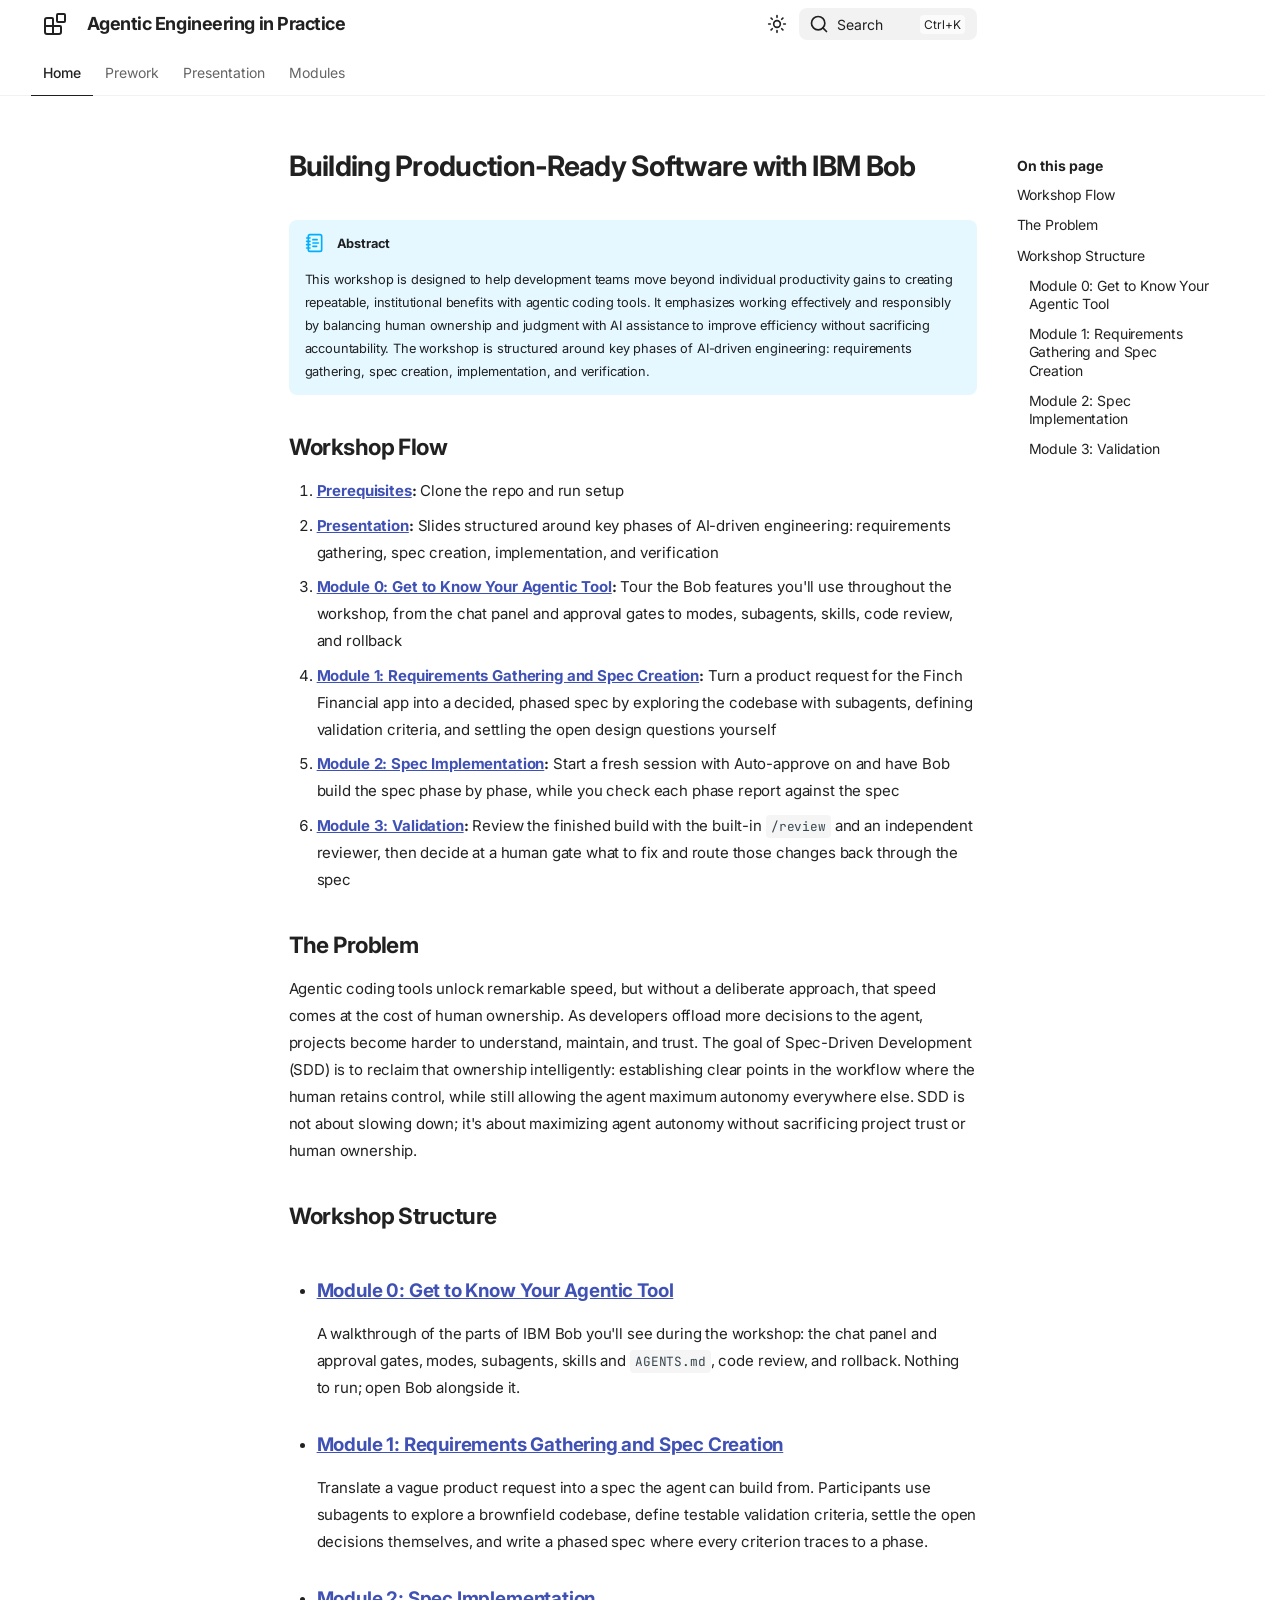
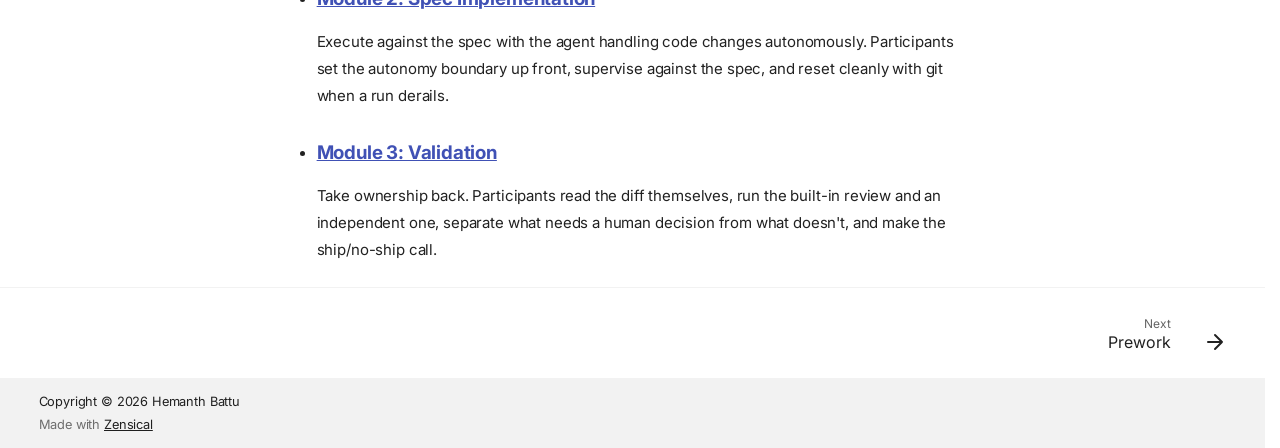
<file: index.html>
<!doctype html>
<html lang="en" class="no-js">
  <head>
    
      <meta charset="utf-8">
      <meta name="viewport" content="width=device-width,initial-scale=1">
      
        <meta name="description" content="Hands-on workshop for spec-driven development with agentic coding tools: requirements, spec, implementation, and verification.">
      
      
        <meta name="author" content="Hemanth Battu">
      
      
        <link rel="canonical" href="https://hbattu73.github.io/sdd-workshop-guide/">
      
      
      
        <link rel="next" href="./prework/">
      
      
        
      
      
      <link rel="icon" href="./assets/images/favicon.png">
      <meta name="generator" content="zensical-0.0.46">
    
    
      
        <title>Building Production-Ready Software with IBM Bob - Agentic Engineering in Practice</title>
      
    
    
      
        
      
      <link rel="stylesheet" href="./assets/stylesheets/modern/main.19d3147f.min.css">
      
        
          
        
        <link rel="stylesheet" href="./assets/stylesheets/modern/palette.dfe2e883.min.css">
      
      


    
    
      
    
    
      
        
        
        <link rel="preconnect" href="https://fonts.gstatic.com" crossorigin>
        <link rel="stylesheet" href="https://fonts.googleapis.com/css?family=Inter:300,300i,400,400i,500,500i,700,700i%7CJetBrains+Mono:400,400i,700,700i&amp;display=fallback">
        <style>:root{--md-text-font:"Inter";--md-code-font:"JetBrains Mono"}</style>
      
    
    
      <link rel="stylesheet" href="./presentation/viewer.css">
    
    <script>__md_scope=new URL(".",location),__md_scope.pathname.endsWith("/")||(__md_scope=new URL(__md_scope.pathname+"/",location)),__md_hash=e=>[...e].reduce(((e,t)=>(e<<5)-e+t.charCodeAt(0)),0),__md_get=(e,t=localStorage,_=__md_scope)=>JSON.parse(t.getItem(_.pathname+"."+e)),__md_set=(e,t,_=localStorage,a=__md_scope)=>{try{_.setItem(a.pathname+"."+e,JSON.stringify(t))}catch(e){}},document.documentElement.setAttribute("data-platform",navigator.platform)</script>
    
      

    
    
  </head>
  
  
    
    
      
    
    
    
    
    <body dir="ltr" data-md-color-scheme="default" data-md-color-primary="indigo" data-md-color-accent="indigo">
  
    
    <input class="md-toggle" data-md-toggle="drawer" type="checkbox" id="__drawer" autocomplete="off">
    <input class="md-toggle" data-md-toggle="search" type="checkbox" id="__search" autocomplete="off">
    <label class="md-overlay" for="__drawer" aria-label="Navigation"></label>
    <div data-md-component="skip">
      
        
        <a href="#building-production-ready-software-with-ibm-bob" class="md-skip">
          Skip to content
        </a>
      
    </div>
    <div data-md-component="announce">
      
    </div>
    
    
      

<header class="md-header" data-md-component="header">
  <nav class="md-header__inner md-grid" aria-label="Header">
    <a href="" title="Agentic Engineering in Practice" class="md-header__button md-logo" aria-label="Agentic Engineering in Practice" data-md-component="logo">
      
  
  <svg xmlns="http://www.w3.org/2000/svg" fill="none" stroke="currentColor" stroke-linecap="round" stroke-linejoin="round" stroke-width="2" class="lucide lucide-blocks" viewBox="0 0 24 24"><path d="M10 22V7a1 1 0 0 0-1-1H4a2 2 0 0 0-2 2v12a2 2 0 0 0 2 2h12a2 2 0 0 0 2-2v-5a1 1 0 0 0-1-1H2"/><rect width="8" height="8" x="14" y="2" rx="1"/></svg>

    </a>
    <label class="md-header__button md-icon" for="__drawer" aria-label="Navigation">
      
      <svg xmlns="http://www.w3.org/2000/svg" fill="none" stroke="currentColor" stroke-linecap="round" stroke-linejoin="round" stroke-width="2" class="lucide lucide-menu" viewBox="0 0 24 24"><path d="M4 5h16M4 12h16M4 19h16"/></svg>
    </label>
    <div class="md-header__title" data-md-component="header-title">
      <div class="md-header__ellipsis">
        <div class="md-header__topic">
          <span class="md-ellipsis">
            Agentic Engineering in Practice
          </span>
        </div>
        <div class="md-header__topic" data-md-component="header-topic">
          <span class="md-ellipsis">
            
              Building Production-Ready Software with IBM Bob
            
          </span>
        </div>
      </div>
    </div>
    
      
        <form class="md-header__option" data-md-component="palette">
  
    
    
    
    <input class="md-option" data-md-color-media="none" data-md-color-scheme="default" data-md-color-primary="indigo" data-md-color-accent="indigo"  aria-label="Switch to dark mode"  type="radio" name="__palette" id="__palette_0">
    
      <label class="md-header__button md-icon" title="Switch to dark mode" for="__palette_1" hidden>
        <svg xmlns="http://www.w3.org/2000/svg" fill="none" stroke="currentColor" stroke-linecap="round" stroke-linejoin="round" stroke-width="2" class="lucide lucide-sun" viewBox="0 0 24 24"><circle cx="12" cy="12" r="4"/><path d="M12 2v2M12 20v2M4.93 4.93l1.41 1.41M17.66 17.66l1.41 1.41M2 12h2M20 12h2M6.34 17.66l-1.41 1.41M19.07 4.93l-1.41 1.41"/></svg>
      </label>
    
  
    
    
    
    <input class="md-option" data-md-color-media="none" data-md-color-scheme="slate" data-md-color-primary="indigo" data-md-color-accent="indigo"  aria-label="Switch to light mode"  type="radio" name="__palette" id="__palette_1">
    
      <label class="md-header__button md-icon" title="Switch to light mode" for="__palette_0" hidden>
        <svg xmlns="http://www.w3.org/2000/svg" fill="none" stroke="currentColor" stroke-linecap="round" stroke-linejoin="round" stroke-width="2" class="lucide lucide-moon" viewBox="0 0 24 24"><path d="M20.985 12.486a9 9 0 1 1-9.473-9.472c.405-.022.617.46.402.803a6 6 0 0 0 8.268 8.268c.344-.215.825-.004.803.401"/></svg>
      </label>
    
  
</form>
      
    
    
      <script>var palette=__md_get("__palette");if(palette&&palette.color){if("(prefers-color-scheme)"===palette.color.media){var media=matchMedia("(prefers-color-scheme: light)"),input=document.querySelector(media.matches?"[data-md-color-media='(prefers-color-scheme: light)']":"[data-md-color-media='(prefers-color-scheme: dark)']");palette.color.media=input.getAttribute("data-md-color-media"),palette.color.scheme=input.getAttribute("data-md-color-scheme"),palette.color.primary=input.getAttribute("data-md-color-primary"),palette.color.accent=input.getAttribute("data-md-color-accent")}for(var[key,value]of Object.entries(palette.color))document.body.setAttribute("data-md-color-"+key,value)}</script>
    
    
    
      
      
        <label class="md-header__button md-icon" for="__search" aria-label="Search">
          
          <svg xmlns="http://www.w3.org/2000/svg" fill="none" stroke="currentColor" stroke-linecap="round" stroke-linejoin="round" stroke-width="2" class="lucide lucide-search" viewBox="0 0 24 24"><path d="m21 21-4.34-4.34"/><circle cx="11" cy="11" r="8"/></svg>
        </label>
        <div class="md-search" data-md-component="search" role="dialog" aria-label="Search">
  <button type="button" class="md-search__button">
    Search
  </button>
</div>
      
    
    <div class="md-header__source">
      
    </div>
  </nav>
  
</header>
    
    <div class="md-container" data-md-component="container">
      
      
        
          
            
<nav class="md-tabs" aria-label="Tabs" data-md-component="tabs">
  <div class="md-grid">
    <ul class="md-tabs__list">
      
        
  
  
  
    
  
  
    
      
      
        
          
        
      
    
    
    
    
      <li class="md-tabs__item md-tabs__item--active">
        <a href="" class="md-tabs__link">
          
  
  Home

        </a>
      </li>
    
  

      
        
  
  
  
  
    
      
      
        
          
        
      
    
    
    
    
      <li class="md-tabs__item">
        <a href="./prework/" class="md-tabs__link">
          
  
  Prework

        </a>
      </li>
    
  

      
        
  
  
  
  
    
      
      
        
          
        
      
    
    
    
    
      <li class="md-tabs__item">
        <a href="./presentation/" class="md-tabs__link">
          
  
  Presentation

        </a>
      </li>
    
  

      
        
  
  
  
  
    
      
      
        
          
        
      
        
      
        
      
        
      
        
      
    
    
    
    
      <li class="md-tabs__item">
        <a href="./modules/" class="md-tabs__link">
          
  
  Modules

        </a>
      </li>
    
  

      
    </ul>
  </div>
</nav>
          
        
      
      <main class="md-main" data-md-component="main">
        <div class="md-main__inner md-grid">
          
            
              
              <div class="md-sidebar md-sidebar--primary" data-md-component="sidebar" data-md-type="navigation" >
                <div class="md-sidebar__scrollwrap">
                  <div class="md-sidebar__inner">
                    


  


<nav class="md-nav md-nav--primary md-nav--lifted" aria-label="Navigation" data-md-level="0">
  <label class="md-nav__title" for="__drawer">
    <a href="" title="Agentic Engineering in Practice" class="md-nav__button md-logo" aria-label="Agentic Engineering in Practice" data-md-component="logo">
      
  
  <svg xmlns="http://www.w3.org/2000/svg" fill="none" stroke="currentColor" stroke-linecap="round" stroke-linejoin="round" stroke-width="2" class="lucide lucide-blocks" viewBox="0 0 24 24"><path d="M10 22V7a1 1 0 0 0-1-1H4a2 2 0 0 0-2 2v12a2 2 0 0 0 2 2h12a2 2 0 0 0 2-2v-5a1 1 0 0 0-1-1H2"/><rect width="8" height="8" x="14" y="2" rx="1"/></svg>

    </a>
    Agentic Engineering in Practice
  </label>
  
  <ul class="md-nav__list" data-md-scrollfix>
    
      
      
  
  
    
  
  
  
    
    
      
        
          
        
      
    
    
    
      
        
        
      
      
        
      
    
    
    <li class="md-nav__item md-nav__item--active md-nav__item--section md-nav__item--nested">
      
        
        
        <input class="md-nav__toggle md-toggle " type="checkbox" id="__nav_1" checked>
        
          
          <div class="md-nav__link md-nav__container">
            <a href="" class="md-nav__link md-nav__link--active">
              
  
  
  <span class="md-ellipsis">
    
  
  Home

    
  </span>
  
  

            </a>
            
          </div>
        
        <nav class="md-nav" data-md-level="1" aria-labelledby="__nav_1_label" aria-expanded="true">
          <label class="md-nav__title" for="__nav_1">
            <span class="md-nav__icon md-icon"></span>
            
  
  Home

          </label>
          <ul class="md-nav__list" data-md-scrollfix>
            
              
            
          </ul>
        </nav>
      
    </li>
  

    
      
      
  
  
  
  
    
    
      
        
          
        
      
    
    
    
      
      
        
      
    
    
    <li class="md-nav__item md-nav__item--nested">
      
        
        
        <input class="md-nav__toggle md-toggle " type="checkbox" id="__nav_2" >
        
          
          <div class="md-nav__link md-nav__container">
            <a href="./prework/" class="md-nav__link ">
              
  
  
  <span class="md-ellipsis">
    
  
  Prework

    
  </span>
  
  

            </a>
            
          </div>
        
        <nav class="md-nav" data-md-level="1" aria-labelledby="__nav_2_label" aria-expanded="false">
          <label class="md-nav__title" for="__nav_2">
            <span class="md-nav__icon md-icon"></span>
            
  
  Prework

          </label>
          <ul class="md-nav__list" data-md-scrollfix>
            
              
            
          </ul>
        </nav>
      
    </li>
  

    
      
      
  
  
  
  
    
    
      
        
          
        
      
    
    
    
      
      
        
      
    
    
    <li class="md-nav__item md-nav__item--nested">
      
        
        
        <input class="md-nav__toggle md-toggle " type="checkbox" id="__nav_3" >
        
          
          <div class="md-nav__link md-nav__container">
            <a href="./presentation/" class="md-nav__link ">
              
  
  
  <span class="md-ellipsis">
    
  
  Presentation

    
  </span>
  
  

            </a>
            
          </div>
        
        <nav class="md-nav" data-md-level="1" aria-labelledby="__nav_3_label" aria-expanded="false">
          <label class="md-nav__title" for="__nav_3">
            <span class="md-nav__icon md-icon"></span>
            
  
  Presentation

          </label>
          <ul class="md-nav__list" data-md-scrollfix>
            
              
            
          </ul>
        </nav>
      
    </li>
  

    
      
      
  
  
  
  
    
    
      
        
          
        
      
        
      
        
      
        
      
        
      
    
    
    
      
      
        
      
    
    
    <li class="md-nav__item md-nav__item--nested">
      
        
        
        <input class="md-nav__toggle md-toggle " type="checkbox" id="__nav_4" >
        
          
          <div class="md-nav__link md-nav__container">
            <a href="./modules/" class="md-nav__link ">
              
  
  
  <span class="md-ellipsis">
    
  
  Modules

    
  </span>
  
  

            </a>
            
              
              <label class="md-nav__link " for="__nav_4" id="__nav_4_label" tabindex="0">
                <span class="md-nav__icon md-icon"></span>
              </label>
            
          </div>
        
        <nav class="md-nav" data-md-level="1" aria-labelledby="__nav_4_label" aria-expanded="false">
          <label class="md-nav__title" for="__nav_4">
            <span class="md-nav__icon md-icon"></span>
            
  
  Modules

          </label>
          <ul class="md-nav__list" data-md-scrollfix>
            
              
            
              
                
  
  
  
  
    <li class="md-nav__item">
      <a href="./modules/module0/" class="md-nav__link">
        
  
  
  <span class="md-ellipsis">
    
  
  Module 0: Get to Know Your Agentic Tool

    
  </span>
  
  

      </a>
    </li>
  

              
            
              
                
  
  
  
  
    <li class="md-nav__item">
      <a href="./modules/module1/" class="md-nav__link">
        
  
  
  <span class="md-ellipsis">
    
  
  Module 1: Requirements Gathering and Spec Creation

    
  </span>
  
  

      </a>
    </li>
  

              
            
              
                
  
  
  
  
    <li class="md-nav__item">
      <a href="./modules/module2/" class="md-nav__link">
        
  
  
  <span class="md-ellipsis">
    
  
  Module 2: Spec Implementation

    
  </span>
  
  

      </a>
    </li>
  

              
            
              
                
  
  
  
  
    <li class="md-nav__item">
      <a href="./modules/module3/" class="md-nav__link">
        
  
  
  <span class="md-ellipsis">
    
  
  Module 3: Validation

    
  </span>
  
  

      </a>
    </li>
  

              
            
          </ul>
        </nav>
      
    </li>
  

    
  </ul>
</nav>
                  </div>
                </div>
              </div>
            
            
              
              <div class="md-sidebar md-sidebar--secondary" data-md-component="sidebar" data-md-type="toc" >
                <div class="md-sidebar__scrollwrap">
                  
                    
                    
                    
                      
                    
                    
                      <input class="md-nav__toggle md-toggle" type="checkbox" id="__toc">
                      <div class="md-sidebar-button__wrapper">
                        <label class="md-sidebar-button" for="__toc"></label>
                      </div>
                    
                  
                  <div class="md-sidebar__inner">
                    


<nav class="md-nav md-nav--secondary" aria-label="On this page">
  
  
  
    
  
  
    <label class="md-nav__title" for="__toc">
      <span class="md-nav__icon md-icon"></span>
      On this page
    </label>
    <ul class="md-nav__list" data-md-component="toc" data-md-scrollfix>
      
        <li class="md-nav__item">
  <a href="#workshop-flow" class="md-nav__link">
    <span class="md-ellipsis">
      <span class="md-typeset">
        Workshop Flow
      </span>
    </span>
  </a>
  
</li>
      
        <li class="md-nav__item">
  <a href="#the-problem" class="md-nav__link">
    <span class="md-ellipsis">
      <span class="md-typeset">
        The Problem
      </span>
    </span>
  </a>
  
</li>
      
        <li class="md-nav__item">
  <a href="#workshop-structure" class="md-nav__link">
    <span class="md-ellipsis">
      <span class="md-typeset">
        Workshop Structure
      </span>
    </span>
  </a>
  
    <nav class="md-nav" aria-label="Workshop Structure">
      <ul class="md-nav__list">
        
          <li class="md-nav__item">
  <a href="#module-0-get-to-know-your-agentic-tool" class="md-nav__link">
    <span class="md-ellipsis">
      <span class="md-typeset">
        Module 0: Get to Know Your Agentic Tool
      </span>
    </span>
  </a>
  
</li>
        
          <li class="md-nav__item">
  <a href="#module-1-requirements-gathering-and-spec-creation" class="md-nav__link">
    <span class="md-ellipsis">
      <span class="md-typeset">
        Module 1: Requirements Gathering and Spec Creation
      </span>
    </span>
  </a>
  
</li>
        
          <li class="md-nav__item">
  <a href="#module-2-spec-implementation" class="md-nav__link">
    <span class="md-ellipsis">
      <span class="md-typeset">
        Module 2: Spec Implementation
      </span>
    </span>
  </a>
  
</li>
        
          <li class="md-nav__item">
  <a href="#module-3-validation" class="md-nav__link">
    <span class="md-ellipsis">
      <span class="md-typeset">
        Module 3: Validation
      </span>
    </span>
  </a>
  
</li>
        
      </ul>
    </nav>
  
</li>
      
    </ul>
  
</nav>
                  </div>
                </div>
              </div>
            
          
          
            <div class="md-content" data-md-component="content">
              
                




              
              <article class="md-content__inner md-typeset">
                
                  

<h1 id="building-production-ready-software-with-ibm-bob">Building Production-Ready Software with IBM Bob<a class="headerlink" href="#building-production-ready-software-with-ibm-bob" title="Permanent link">&para;</a></h1>
<div class="admonition abstract">
<p class="admonition-title">Abstract</p>
<p>This workshop is designed to help development teams move beyond individual productivity gains to creating repeatable, institutional benefits with agentic coding tools. It emphasizes working effectively and responsibly by balancing human ownership and judgment with AI assistance to improve efficiency without sacrificing accountability. The workshop is structured around key phases of AI-driven engineering: requirements gathering, spec creation, implementation, and verification.</p>
</div>
<h2 id="workshop-flow">Workshop Flow<a class="headerlink" href="#workshop-flow" title="Permanent link">&para;</a></h2>
<ol>
<li><strong><a href="prework/">Prerequisites</a>:</strong> Clone the repo and run setup</li>
<li><strong><a href="presentation/">Presentation</a>:</strong> Slides structured around key phases of AI-driven engineering: requirements gathering, spec creation, implementation, and verification</li>
<li><strong><a href="modules/module0/">Module 0: Get to Know Your Agentic Tool</a>:</strong> Tour the Bob features you'll use throughout the workshop, from the chat panel and approval gates to modes, subagents, skills, code review, and rollback</li>
<li><strong><a href="modules/module1/">Module 1: Requirements Gathering and Spec Creation</a>:</strong> Turn a product request for the Finch Financial app into a decided, phased spec by exploring the codebase with subagents, defining validation criteria, and settling the open design questions yourself</li>
<li><strong><a href="modules/module2/">Module 2: Spec Implementation</a>:</strong> Start a fresh session with Auto-approve on and have Bob build the spec phase by phase, while you check each phase report against the spec</li>
<li><strong><a href="modules/module3/">Module 3: Validation</a>:</strong> Review the finished build with the built-in <code>/review</code> and an independent reviewer, then decide at a human gate what to fix and route those changes back through the spec</li>
</ol>
<h2 id="the-problem">The Problem<a class="headerlink" href="#the-problem" title="Permanent link">&para;</a></h2>
<p>Agentic coding tools unlock remarkable speed, but without a deliberate approach, that speed comes at the cost of human ownership. As developers offload more decisions to the agent, projects become harder to understand, maintain, and trust. The goal of Spec-Driven Development (SDD) is to reclaim that ownership intelligently: establishing clear points in the workflow where the human retains control, while still allowing the agent maximum autonomy everywhere else. SDD is not about slowing down; it's about maximizing agent autonomy without sacrificing project trust or human ownership.</p>
<h2 id="workshop-structure">Workshop Structure<a class="headerlink" href="#workshop-structure" title="Permanent link">&para;</a></h2>
<ul>
<li>
<h3 id="module-0-get-to-know-your-agentic-tool"><a href="modules/module0/">Module 0: Get to Know Your Agentic Tool</a><a class="headerlink" href="#module-0-get-to-know-your-agentic-tool" title="Permanent link">&para;</a></h3>
  A walkthrough of the parts of IBM Bob you'll see during the workshop: the chat panel and approval gates, modes, subagents, skills and <code>AGENTS.md</code>, code review, and rollback. Nothing to run; open Bob alongside it.</li>
<li>
<h3 id="module-1-requirements-gathering-and-spec-creation"><a href="modules/module1/">Module 1: Requirements Gathering and Spec Creation</a><a class="headerlink" href="#module-1-requirements-gathering-and-spec-creation" title="Permanent link">&para;</a></h3>
  Translate a vague product request into a spec the agent can build from. Participants use subagents to explore a brownfield codebase, define testable validation criteria, settle the open decisions themselves, and write a phased spec where every criterion traces to a phase.</li>
<li>
<h3 id="module-2-spec-implementation"><a href="modules/module2/">Module 2: Spec Implementation</a><a class="headerlink" href="#module-2-spec-implementation" title="Permanent link">&para;</a></h3>
  Execute against the spec with the agent handling code changes autonomously. Participants set the autonomy boundary up front, supervise against the spec, and reset cleanly with git when a run derails.</li>
<li>
<h3 id="module-3-validation"><a href="modules/module3/">Module 3: Validation</a><a class="headerlink" href="#module-3-validation" title="Permanent link">&para;</a></h3>
  Take ownership back. Participants read the diff themselves, run the built-in review and an independent one, separate what needs a human decision from what doesn't, and make the ship/no-ship call.</li>
</ul>














                
              </article>
            </div>
          
          
  <script>var tabs=__md_get("__tabs");if(Array.isArray(tabs))e:for(var set of document.querySelectorAll(".tabbed-set")){var labels=set.querySelector(".tabbed-labels");for(var tab of tabs)for(var label of labels.getElementsByTagName("label"))if(label.innerText.trim()===tab){var input=document.getElementById(label.htmlFor);input.checked=!0;continue e}}</script>

<script>var target=document.getElementById(location.hash.slice(1));target&&target.name&&(target.checked=target.name.startsWith("__tabbed_"))</script>
        </div>
        
          <button type="button" class="md-top md-icon" data-md-component="top" hidden>
  
  <svg xmlns="http://www.w3.org/2000/svg" fill="none" stroke="currentColor" stroke-linecap="round" stroke-linejoin="round" stroke-width="2" class="lucide lucide-circle-arrow-up" viewBox="0 0 24 24"><circle cx="12" cy="12" r="10"/><path d="m16 12-4-4-4 4M12 16V8"/></svg>
  Back to top
</button>
        
      </main>
      
        <footer class="md-footer">
  
    
      
      <nav class="md-footer__inner md-grid" aria-label="Footer" >
        
        
          
          <a href="./prework/" class="md-footer__link md-footer__link--next" aria-label="Next: Prework">
            <div class="md-footer__title">
              <span class="md-footer__direction">
                Next
              </span>
              <div class="md-ellipsis">
                Prework
              </div>
            </div>
            <div class="md-footer__button md-icon">
              
              <svg xmlns="http://www.w3.org/2000/svg" fill="none" stroke="currentColor" stroke-linecap="round" stroke-linejoin="round" stroke-width="2" class="lucide lucide-arrow-right" viewBox="0 0 24 24"><path d="M5 12h14M12 5l7 7-7 7"/></svg>
            </div>
          </a>
        
      </nav>
    
  
  <div class="md-footer-meta md-typeset">
    <div class="md-footer-meta__inner md-grid">
      <div class="md-copyright">
  
    <div class="md-copyright__highlight">
      Copyright &copy; 2026 Hemanth Battu

    </div>
  
  
    Made with
    <a href="https://zensical.org/" target="_blank" rel="noopener">
      Zensical
    </a>
  
</div>
      
    </div>
  </div>
</footer>
      
    </div>
    <div class="md-dialog" data-md-component="dialog">
      <div class="md-dialog__inner md-typeset"></div>
    </div>
    
    
    
      
      
      <script id="__config" type="application/json">{"annotate":null,"base":".","features":["announce.dismiss","content.code.annotate","content.code.copy","content.code.select","content.footnote.tooltips","content.tabs.link","content.tooltips","navigation.footer","navigation.indexes","navigation.instant","navigation.instant.prefetch","navigation.path","navigation.sections","navigation.tabs","navigation.top","navigation.tracking","search.highlight"],"search":"./assets/javascripts/workers/search.b6b7e04f.min.js","tags":null,"translations":{"clipboard.copied":"Copied to clipboard","clipboard.copy":"Copy to clipboard","search.result.more.one":"1 more on this page","search.result.more.other":"# more on this page","search.result.none":"No matching documents","search.result.one":"1 matching document","search.result.other":"# matching documents","search.result.placeholder":"Type to start searching","search.result.term.missing":"Missing","select.version":"Select version"},"version":null}</script>
    
    
      <script src="./assets/javascripts/bundle.ee611ef6.min.js"></script>
      
        <script src="./presentation/viewer.js"></script>
      
    
  </body>
</html>
</file>
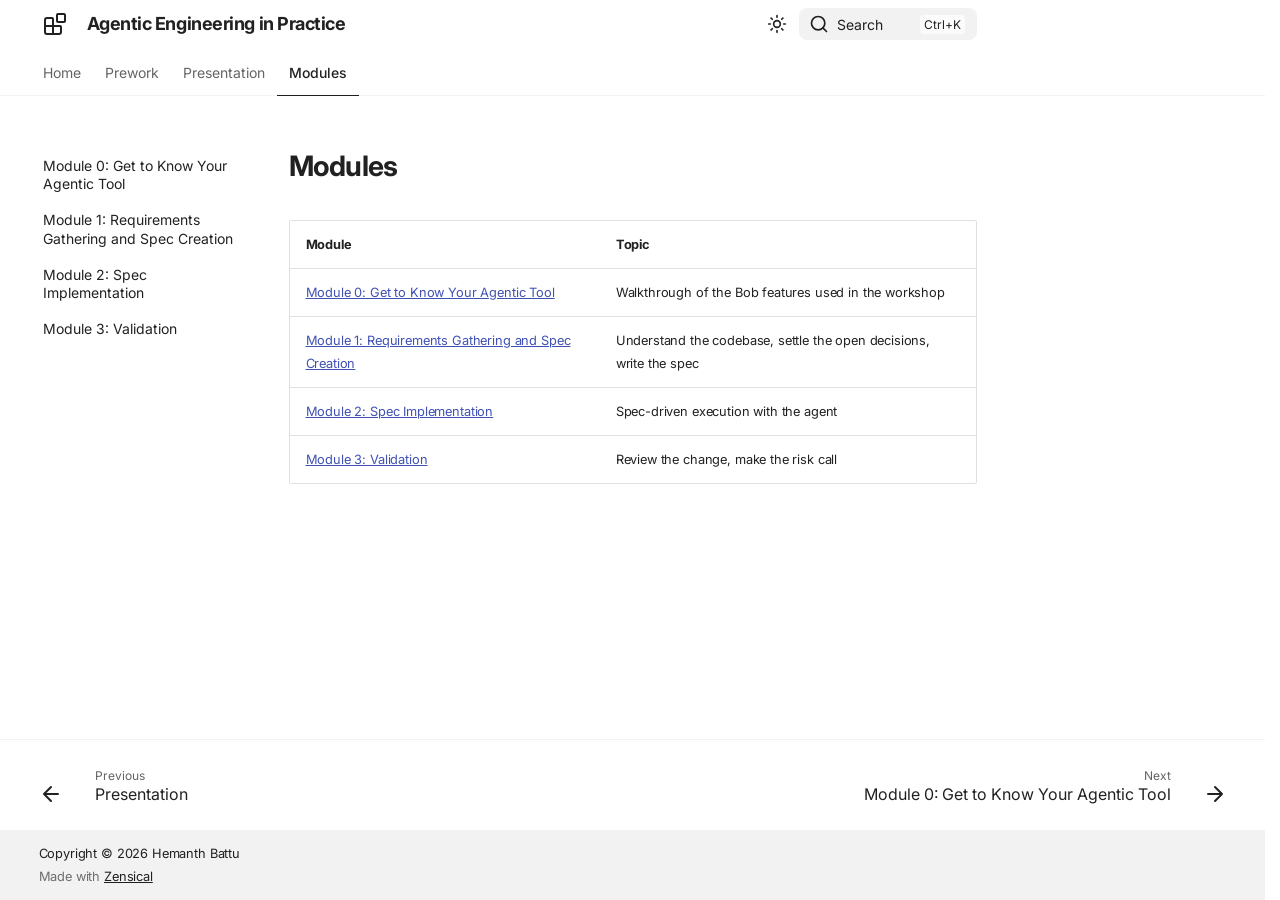
<file: modules/index.html>
<!doctype html>
<html lang="en" class="no-js">
  <head>
    
      <meta charset="utf-8">
      <meta name="viewport" content="width=device-width,initial-scale=1">
      
        <meta name="description" content="Hands-on workshop for spec-driven development with agentic coding tools: requirements, spec, implementation, and verification.">
      
      
        <meta name="author" content="Hemanth Battu">
      
      
        <link rel="canonical" href="https://hbattu73.github.io/sdd-workshop-guide/modules/">
      
      
        <link rel="prev" href="../presentation/">
      
      
        <link rel="next" href="./module0/">
      
      
        
      
      
      <link rel="icon" href="../assets/images/favicon.png">
      <meta name="generator" content="zensical-0.0.46">
    
    
      
        <title>Modules - Agentic Engineering in Practice</title>
      
    
    
      
        
      
      <link rel="stylesheet" href="../assets/stylesheets/modern/main.19d3147f.min.css">
      
        
          
        
        <link rel="stylesheet" href="../assets/stylesheets/modern/palette.dfe2e883.min.css">
      
      


    
    
      
    
    
      
        
        
        <link rel="preconnect" href="https://fonts.gstatic.com" crossorigin>
        <link rel="stylesheet" href="https://fonts.googleapis.com/css?family=Inter:300,300i,400,400i,500,500i,700,700i%7CJetBrains+Mono:400,400i,700,700i&amp;display=fallback">
        <style>:root{--md-text-font:"Inter";--md-code-font:"JetBrains Mono"}</style>
      
    
    
      <link rel="stylesheet" href="../presentation/viewer.css">
    
    <script>__md_scope=new URL("..",location),__md_scope.pathname.endsWith("/")||(__md_scope=new URL(__md_scope.pathname+"/",location)),__md_hash=e=>[...e].reduce(((e,t)=>(e<<5)-e+t.charCodeAt(0)),0),__md_get=(e,t=localStorage,_=__md_scope)=>JSON.parse(t.getItem(_.pathname+"."+e)),__md_set=(e,t,_=localStorage,a=__md_scope)=>{try{_.setItem(a.pathname+"."+e,JSON.stringify(t))}catch(e){}},document.documentElement.setAttribute("data-platform",navigator.platform)</script>
    
      

    
    
  </head>
  
  
    
    
      
    
    
    
    
    <body dir="ltr" data-md-color-scheme="default" data-md-color-primary="indigo" data-md-color-accent="indigo">
  
    
    <input class="md-toggle" data-md-toggle="drawer" type="checkbox" id="__drawer" autocomplete="off">
    <input class="md-toggle" data-md-toggle="search" type="checkbox" id="__search" autocomplete="off">
    <label class="md-overlay" for="__drawer" aria-label="Navigation"></label>
    <div data-md-component="skip">
      
        
        <a href="#modules" class="md-skip">
          Skip to content
        </a>
      
    </div>
    <div data-md-component="announce">
      
    </div>
    
    
      

<header class="md-header" data-md-component="header">
  <nav class="md-header__inner md-grid" aria-label="Header">
    <a href="./.." title="Agentic Engineering in Practice" class="md-header__button md-logo" aria-label="Agentic Engineering in Practice" data-md-component="logo">
      
  
  <svg xmlns="http://www.w3.org/2000/svg" fill="none" stroke="currentColor" stroke-linecap="round" stroke-linejoin="round" stroke-width="2" class="lucide lucide-blocks" viewBox="0 0 24 24"><path d="M10 22V7a1 1 0 0 0-1-1H4a2 2 0 0 0-2 2v12a2 2 0 0 0 2 2h12a2 2 0 0 0 2-2v-5a1 1 0 0 0-1-1H2"/><rect width="8" height="8" x="14" y="2" rx="1"/></svg>

    </a>
    <label class="md-header__button md-icon" for="__drawer" aria-label="Navigation">
      
      <svg xmlns="http://www.w3.org/2000/svg" fill="none" stroke="currentColor" stroke-linecap="round" stroke-linejoin="round" stroke-width="2" class="lucide lucide-menu" viewBox="0 0 24 24"><path d="M4 5h16M4 12h16M4 19h16"/></svg>
    </label>
    <div class="md-header__title" data-md-component="header-title">
      <div class="md-header__ellipsis">
        <div class="md-header__topic">
          <span class="md-ellipsis">
            Agentic Engineering in Practice
          </span>
        </div>
        <div class="md-header__topic" data-md-component="header-topic">
          <span class="md-ellipsis">
            
              Modules
            
          </span>
        </div>
      </div>
    </div>
    
      
        <form class="md-header__option" data-md-component="palette">
  
    
    
    
    <input class="md-option" data-md-color-media="none" data-md-color-scheme="default" data-md-color-primary="indigo" data-md-color-accent="indigo"  aria-label="Switch to dark mode"  type="radio" name="__palette" id="__palette_0">
    
      <label class="md-header__button md-icon" title="Switch to dark mode" for="__palette_1" hidden>
        <svg xmlns="http://www.w3.org/2000/svg" fill="none" stroke="currentColor" stroke-linecap="round" stroke-linejoin="round" stroke-width="2" class="lucide lucide-sun" viewBox="0 0 24 24"><circle cx="12" cy="12" r="4"/><path d="M12 2v2M12 20v2M4.93 4.93l1.41 1.41M17.66 17.66l1.41 1.41M2 12h2M20 12h2M6.34 17.66l-1.41 1.41M19.07 4.93l-1.41 1.41"/></svg>
      </label>
    
  
    
    
    
    <input class="md-option" data-md-color-media="none" data-md-color-scheme="slate" data-md-color-primary="indigo" data-md-color-accent="indigo"  aria-label="Switch to light mode"  type="radio" name="__palette" id="__palette_1">
    
      <label class="md-header__button md-icon" title="Switch to light mode" for="__palette_0" hidden>
        <svg xmlns="http://www.w3.org/2000/svg" fill="none" stroke="currentColor" stroke-linecap="round" stroke-linejoin="round" stroke-width="2" class="lucide lucide-moon" viewBox="0 0 24 24"><path d="M20.985 12.486a9 9 0 1 1-9.473-9.472c.405-.022.617.46.402.803a6 6 0 0 0 8.268 8.268c.344-.215.825-.004.803.401"/></svg>
      </label>
    
  
</form>
      
    
    
      <script>var palette=__md_get("__palette");if(palette&&palette.color){if("(prefers-color-scheme)"===palette.color.media){var media=matchMedia("(prefers-color-scheme: light)"),input=document.querySelector(media.matches?"[data-md-color-media='(prefers-color-scheme: light)']":"[data-md-color-media='(prefers-color-scheme: dark)']");palette.color.media=input.getAttribute("data-md-color-media"),palette.color.scheme=input.getAttribute("data-md-color-scheme"),palette.color.primary=input.getAttribute("data-md-color-primary"),palette.color.accent=input.getAttribute("data-md-color-accent")}for(var[key,value]of Object.entries(palette.color))document.body.setAttribute("data-md-color-"+key,value)}</script>
    
    
    
      
      
        <label class="md-header__button md-icon" for="__search" aria-label="Search">
          
          <svg xmlns="http://www.w3.org/2000/svg" fill="none" stroke="currentColor" stroke-linecap="round" stroke-linejoin="round" stroke-width="2" class="lucide lucide-search" viewBox="0 0 24 24"><path d="m21 21-4.34-4.34"/><circle cx="11" cy="11" r="8"/></svg>
        </label>
        <div class="md-search" data-md-component="search" role="dialog" aria-label="Search">
  <button type="button" class="md-search__button">
    Search
  </button>
</div>
      
    
    <div class="md-header__source">
      
    </div>
  </nav>
  
</header>
    
    <div class="md-container" data-md-component="container">
      
      
        
          
            
<nav class="md-tabs" aria-label="Tabs" data-md-component="tabs">
  <div class="md-grid">
    <ul class="md-tabs__list">
      
        
  
  
  
  
    
      
      
        
          
        
      
    
    
    
    
      <li class="md-tabs__item">
        <a href="./.." class="md-tabs__link">
          
  
  Home

        </a>
      </li>
    
  

      
        
  
  
  
  
    
      
      
        
          
        
      
    
    
    
    
      <li class="md-tabs__item">
        <a href="../prework/" class="md-tabs__link">
          
  
  Prework

        </a>
      </li>
    
  

      
        
  
  
  
  
    
      
      
        
          
        
      
    
    
    
    
      <li class="md-tabs__item">
        <a href="../presentation/" class="md-tabs__link">
          
  
  Presentation

        </a>
      </li>
    
  

      
        
  
  
  
    
  
  
    
      
      
        
          
        
      
        
      
        
      
        
      
        
      
    
    
    
    
      <li class="md-tabs__item md-tabs__item--active">
        <a href="././" class="md-tabs__link">
          
  
  Modules

        </a>
      </li>
    
  

      
    </ul>
  </div>
</nav>
          
        
      
      <main class="md-main" data-md-component="main">
        <div class="md-main__inner md-grid">
          
            
              
              <div class="md-sidebar md-sidebar--primary" data-md-component="sidebar" data-md-type="navigation" >
                <div class="md-sidebar__scrollwrap">
                  <div class="md-sidebar__inner">
                    


  


<nav class="md-nav md-nav--primary md-nav--lifted" aria-label="Navigation" data-md-level="0">
  <label class="md-nav__title" for="__drawer">
    <a href="./.." title="Agentic Engineering in Practice" class="md-nav__button md-logo" aria-label="Agentic Engineering in Practice" data-md-component="logo">
      
  
  <svg xmlns="http://www.w3.org/2000/svg" fill="none" stroke="currentColor" stroke-linecap="round" stroke-linejoin="round" stroke-width="2" class="lucide lucide-blocks" viewBox="0 0 24 24"><path d="M10 22V7a1 1 0 0 0-1-1H4a2 2 0 0 0-2 2v12a2 2 0 0 0 2 2h12a2 2 0 0 0 2-2v-5a1 1 0 0 0-1-1H2"/><rect width="8" height="8" x="14" y="2" rx="1"/></svg>

    </a>
    Agentic Engineering in Practice
  </label>
  
  <ul class="md-nav__list" data-md-scrollfix>
    
      
      
  
  
  
  
    
    
      
        
          
        
      
    
    
    
      
      
        
      
    
    
    <li class="md-nav__item md-nav__item--nested">
      
        
        
        <input class="md-nav__toggle md-toggle " type="checkbox" id="__nav_1" >
        
          
          <div class="md-nav__link md-nav__container">
            <a href="./.." class="md-nav__link ">
              
  
  
  <span class="md-ellipsis">
    
  
  Home

    
  </span>
  
  

            </a>
            
          </div>
        
        <nav class="md-nav" data-md-level="1" aria-labelledby="__nav_1_label" aria-expanded="false">
          <label class="md-nav__title" for="__nav_1">
            <span class="md-nav__icon md-icon"></span>
            
  
  Home

          </label>
          <ul class="md-nav__list" data-md-scrollfix>
            
              
            
          </ul>
        </nav>
      
    </li>
  

    
      
      
  
  
  
  
    
    
      
        
          
        
      
    
    
    
      
      
        
      
    
    
    <li class="md-nav__item md-nav__item--nested">
      
        
        
        <input class="md-nav__toggle md-toggle " type="checkbox" id="__nav_2" >
        
          
          <div class="md-nav__link md-nav__container">
            <a href="../prework/" class="md-nav__link ">
              
  
  
  <span class="md-ellipsis">
    
  
  Prework

    
  </span>
  
  

            </a>
            
          </div>
        
        <nav class="md-nav" data-md-level="1" aria-labelledby="__nav_2_label" aria-expanded="false">
          <label class="md-nav__title" for="__nav_2">
            <span class="md-nav__icon md-icon"></span>
            
  
  Prework

          </label>
          <ul class="md-nav__list" data-md-scrollfix>
            
              
            
          </ul>
        </nav>
      
    </li>
  

    
      
      
  
  
  
  
    
    
      
        
          
        
      
    
    
    
      
      
        
      
    
    
    <li class="md-nav__item md-nav__item--nested">
      
        
        
        <input class="md-nav__toggle md-toggle " type="checkbox" id="__nav_3" >
        
          
          <div class="md-nav__link md-nav__container">
            <a href="../presentation/" class="md-nav__link ">
              
  
  
  <span class="md-ellipsis">
    
  
  Presentation

    
  </span>
  
  

            </a>
            
          </div>
        
        <nav class="md-nav" data-md-level="1" aria-labelledby="__nav_3_label" aria-expanded="false">
          <label class="md-nav__title" for="__nav_3">
            <span class="md-nav__icon md-icon"></span>
            
  
  Presentation

          </label>
          <ul class="md-nav__list" data-md-scrollfix>
            
              
            
          </ul>
        </nav>
      
    </li>
  

    
      
      
  
  
    
  
  
  
    
    
      
        
          
        
      
        
      
        
      
        
      
        
      
    
    
    
      
        
        
      
      
        
      
    
    
    <li class="md-nav__item md-nav__item--active md-nav__item--section md-nav__item--nested">
      
        
        
        <input class="md-nav__toggle md-toggle " type="checkbox" id="__nav_4" checked>
        
          
          <div class="md-nav__link md-nav__container">
            <a href="././" class="md-nav__link md-nav__link--active">
              
  
  
  <span class="md-ellipsis">
    
  
  Modules

    
  </span>
  
  

            </a>
            
              
              <label class="md-nav__link md-nav__link--active" for="__nav_4" id="__nav_4_label" tabindex="">
                <span class="md-nav__icon md-icon"></span>
              </label>
            
          </div>
        
        <nav class="md-nav" data-md-level="1" aria-labelledby="__nav_4_label" aria-expanded="true">
          <label class="md-nav__title" for="__nav_4">
            <span class="md-nav__icon md-icon"></span>
            
  
  Modules

          </label>
          <ul class="md-nav__list" data-md-scrollfix>
            
              
            
              
                
  
  
  
  
    <li class="md-nav__item">
      <a href="./module0/" class="md-nav__link">
        
  
  
  <span class="md-ellipsis">
    
  
  Module 0: Get to Know Your Agentic Tool

    
  </span>
  
  

      </a>
    </li>
  

              
            
              
                
  
  
  
  
    <li class="md-nav__item">
      <a href="./module1/" class="md-nav__link">
        
  
  
  <span class="md-ellipsis">
    
  
  Module 1: Requirements Gathering and Spec Creation

    
  </span>
  
  

      </a>
    </li>
  

              
            
              
                
  
  
  
  
    <li class="md-nav__item">
      <a href="./module2/" class="md-nav__link">
        
  
  
  <span class="md-ellipsis">
    
  
  Module 2: Spec Implementation

    
  </span>
  
  

      </a>
    </li>
  

              
            
              
                
  
  
  
  
    <li class="md-nav__item">
      <a href="./module3/" class="md-nav__link">
        
  
  
  <span class="md-ellipsis">
    
  
  Module 3: Validation

    
  </span>
  
  

      </a>
    </li>
  

              
            
          </ul>
        </nav>
      
    </li>
  

    
  </ul>
</nav>
                  </div>
                </div>
              </div>
            
            
              
              <div class="md-sidebar md-sidebar--secondary" data-md-component="sidebar" data-md-type="toc" >
                <div class="md-sidebar__scrollwrap">
                  
                    
                    
                    
                      
                    
                    
                  
                  <div class="md-sidebar__inner">
                    


<nav class="md-nav md-nav--secondary" aria-label="On this page">
  
  
  
    
  
  
</nav>
                  </div>
                </div>
              </div>
            
          
          
            <div class="md-content" data-md-component="content">
              
                




              
              <article class="md-content__inner md-typeset">
                
                  

<h1 id="modules">Modules<a class="headerlink" href="#modules" title="Permanent link">&para;</a></h1>
<table>
<thead>
<tr>
<th>Module</th>
<th>Topic</th>
</tr>
</thead>
<tbody>
<tr>
<td><a href="module0/">Module 0: Get to Know Your Agentic Tool</a></td>
<td>Walkthrough of the Bob features used in the workshop</td>
</tr>
<tr>
<td><a href="module1/">Module 1: Requirements Gathering and Spec Creation</a></td>
<td>Understand the codebase, settle the open decisions, write the spec</td>
</tr>
<tr>
<td><a href="module2/">Module 2: Spec Implementation</a></td>
<td>Spec-driven execution with the agent</td>
</tr>
<tr>
<td><a href="module3/">Module 3: Validation</a></td>
<td>Review the change, make the risk call</td>
</tr>
</tbody>
</table>














                
              </article>
            </div>
          
          
  <script>var tabs=__md_get("__tabs");if(Array.isArray(tabs))e:for(var set of document.querySelectorAll(".tabbed-set")){var labels=set.querySelector(".tabbed-labels");for(var tab of tabs)for(var label of labels.getElementsByTagName("label"))if(label.innerText.trim()===tab){var input=document.getElementById(label.htmlFor);input.checked=!0;continue e}}</script>

<script>var target=document.getElementById(location.hash.slice(1));target&&target.name&&(target.checked=target.name.startsWith("__tabbed_"))</script>
        </div>
        
          <button type="button" class="md-top md-icon" data-md-component="top" hidden>
  
  <svg xmlns="http://www.w3.org/2000/svg" fill="none" stroke="currentColor" stroke-linecap="round" stroke-linejoin="round" stroke-width="2" class="lucide lucide-circle-arrow-up" viewBox="0 0 24 24"><circle cx="12" cy="12" r="10"/><path d="m16 12-4-4-4 4M12 16V8"/></svg>
  Back to top
</button>
        
      </main>
      
        <footer class="md-footer">
  
    
      
      <nav class="md-footer__inner md-grid" aria-label="Footer" >
        
          
          <a href="../presentation/" class="md-footer__link md-footer__link--prev" aria-label="Previous: Presentation">
            <div class="md-footer__button md-icon">
              
              <svg xmlns="http://www.w3.org/2000/svg" fill="none" stroke="currentColor" stroke-linecap="round" stroke-linejoin="round" stroke-width="2" class="lucide lucide-arrow-left" viewBox="0 0 24 24"><path d="m12 19-7-7 7-7M19 12H5"/></svg>
            </div>
            <div class="md-footer__title">
              <span class="md-footer__direction">
                Previous
              </span>
              <div class="md-ellipsis">
                Presentation
              </div>
            </div>
          </a>
        
        
          
          <a href="./module0/" class="md-footer__link md-footer__link--next" aria-label="Next: Module 0: Get to Know Your Agentic Tool">
            <div class="md-footer__title">
              <span class="md-footer__direction">
                Next
              </span>
              <div class="md-ellipsis">
                Module 0: Get to Know Your Agentic Tool
              </div>
            </div>
            <div class="md-footer__button md-icon">
              
              <svg xmlns="http://www.w3.org/2000/svg" fill="none" stroke="currentColor" stroke-linecap="round" stroke-linejoin="round" stroke-width="2" class="lucide lucide-arrow-right" viewBox="0 0 24 24"><path d="M5 12h14M12 5l7 7-7 7"/></svg>
            </div>
          </a>
        
      </nav>
    
  
  <div class="md-footer-meta md-typeset">
    <div class="md-footer-meta__inner md-grid">
      <div class="md-copyright">
  
    <div class="md-copyright__highlight">
      Copyright &copy; 2026 Hemanth Battu

    </div>
  
  
    Made with
    <a href="https://zensical.org/" target="_blank" rel="noopener">
      Zensical
    </a>
  
</div>
      
    </div>
  </div>
</footer>
      
    </div>
    <div class="md-dialog" data-md-component="dialog">
      <div class="md-dialog__inner md-typeset"></div>
    </div>
    
    
    
      
      
      <script id="__config" type="application/json">{"annotate":null,"base":"..","features":["announce.dismiss","content.code.annotate","content.code.copy","content.code.select","content.footnote.tooltips","content.tabs.link","content.tooltips","navigation.footer","navigation.indexes","navigation.instant","navigation.instant.prefetch","navigation.path","navigation.sections","navigation.tabs","navigation.top","navigation.tracking","search.highlight"],"search":"../assets/javascripts/workers/search.b6b7e04f.min.js","tags":null,"translations":{"clipboard.copied":"Copied to clipboard","clipboard.copy":"Copy to clipboard","search.result.more.one":"1 more on this page","search.result.more.other":"# more on this page","search.result.none":"No matching documents","search.result.one":"1 matching document","search.result.other":"# matching documents","search.result.placeholder":"Type to start searching","search.result.term.missing":"Missing","select.version":"Select version"},"version":null}</script>
    
    
      <script src="../assets/javascripts/bundle.ee611ef6.min.js"></script>
      
        <script src="../presentation/viewer.js"></script>
      
    
  </body>
</html>
</file>
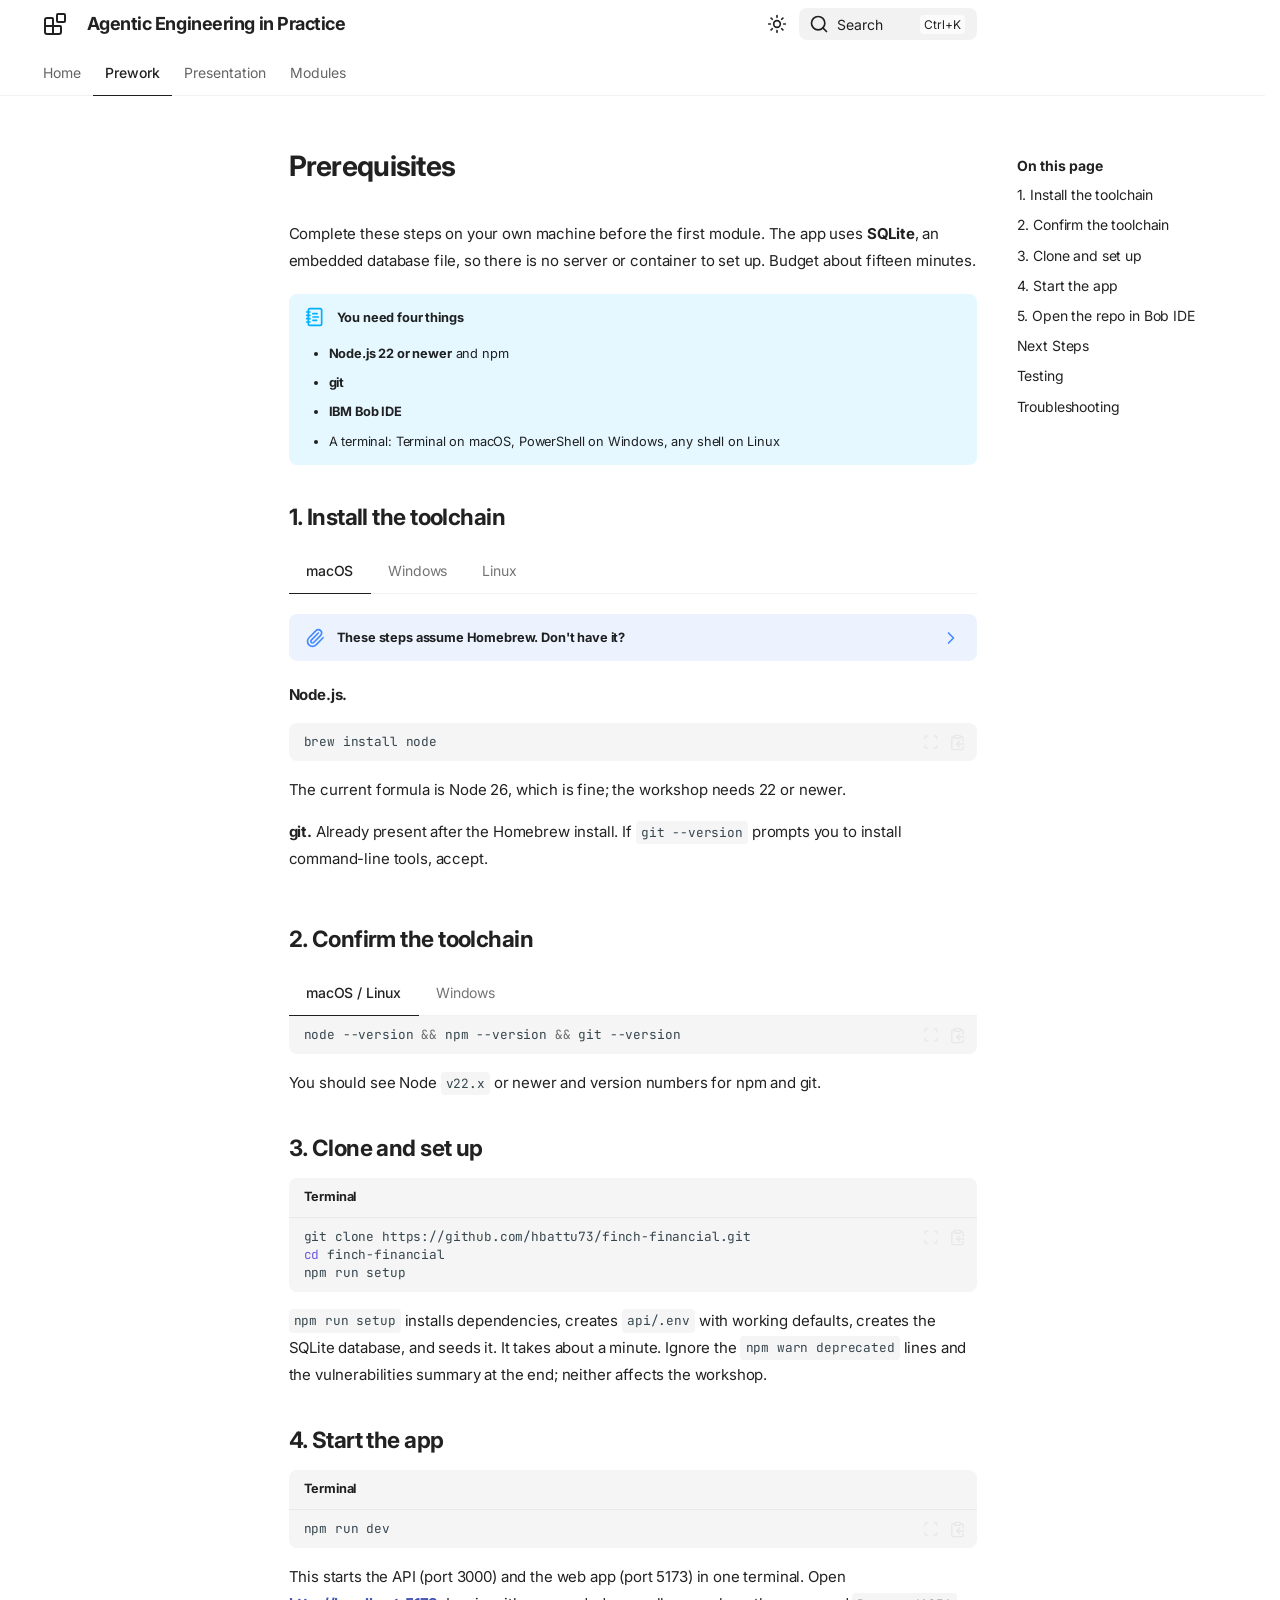
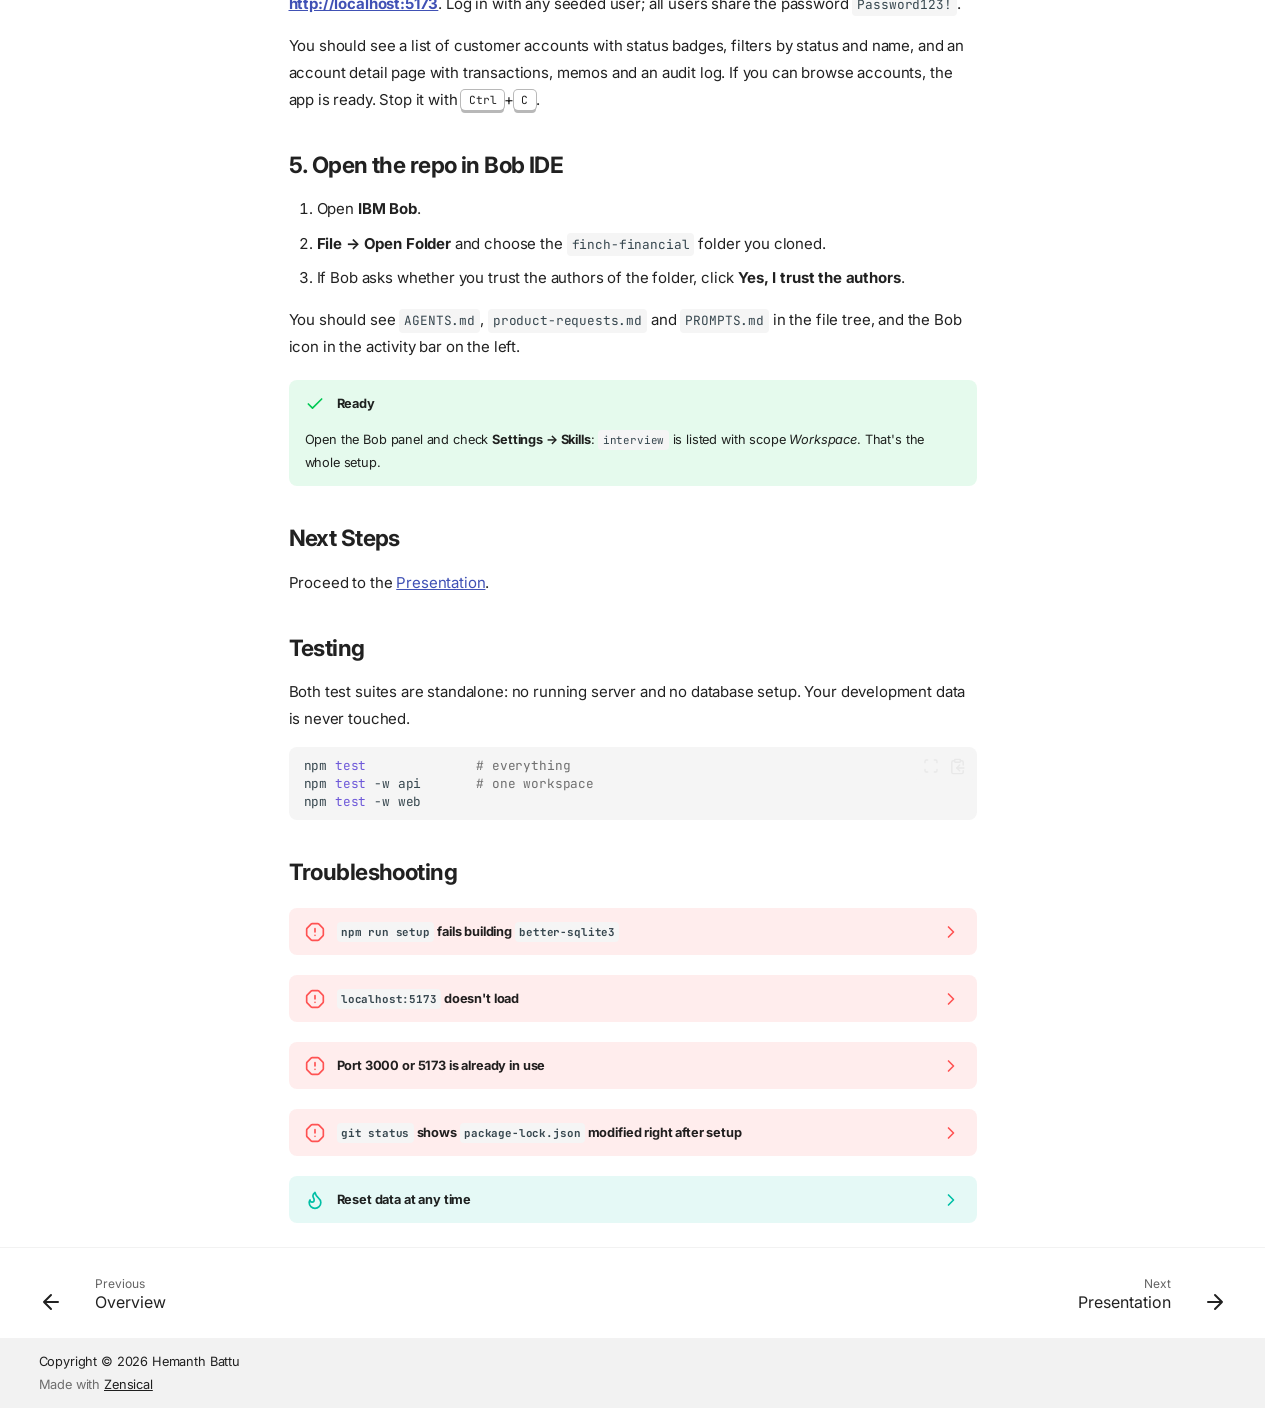
<file: prework/index.html>
<!doctype html>
<html lang="en" class="no-js">
  <head>
    
      <meta charset="utf-8">
      <meta name="viewport" content="width=device-width,initial-scale=1">
      
        <meta name="description" content="Hands-on workshop for spec-driven development with agentic coding tools: requirements, spec, implementation, and verification.">
      
      
        <meta name="author" content="Hemanth Battu">
      
      
        <link rel="canonical" href="https://hbattu73.github.io/sdd-workshop-guide/prework/">
      
      
        <link rel="prev" href="./..">
      
      
        <link rel="next" href="../presentation/">
      
      
        
      
      
      <link rel="icon" href="../assets/images/favicon.png">
      <meta name="generator" content="zensical-0.0.46">
    
    
      
        <title>Prerequisites - Agentic Engineering in Practice</title>
      
    
    
      
        
      
      <link rel="stylesheet" href="../assets/stylesheets/modern/main.19d3147f.min.css">
      
        
          
        
        <link rel="stylesheet" href="../assets/stylesheets/modern/palette.dfe2e883.min.css">
      
      


    
    
      
    
    
      
        
        
        <link rel="preconnect" href="https://fonts.gstatic.com" crossorigin>
        <link rel="stylesheet" href="https://fonts.googleapis.com/css?family=Inter:300,300i,400,400i,500,500i,700,700i%7CJetBrains+Mono:400,400i,700,700i&amp;display=fallback">
        <style>:root{--md-text-font:"Inter";--md-code-font:"JetBrains Mono"}</style>
      
    
    
      <link rel="stylesheet" href="../presentation/viewer.css">
    
    <script>__md_scope=new URL("..",location),__md_scope.pathname.endsWith("/")||(__md_scope=new URL(__md_scope.pathname+"/",location)),__md_hash=e=>[...e].reduce(((e,t)=>(e<<5)-e+t.charCodeAt(0)),0),__md_get=(e,t=localStorage,_=__md_scope)=>JSON.parse(t.getItem(_.pathname+"."+e)),__md_set=(e,t,_=localStorage,a=__md_scope)=>{try{_.setItem(a.pathname+"."+e,JSON.stringify(t))}catch(e){}},document.documentElement.setAttribute("data-platform",navigator.platform)</script>
    
      

    
    
  </head>
  
  
    
    
      
    
    
    
    
    <body dir="ltr" data-md-color-scheme="default" data-md-color-primary="indigo" data-md-color-accent="indigo">
  
    
    <input class="md-toggle" data-md-toggle="drawer" type="checkbox" id="__drawer" autocomplete="off">
    <input class="md-toggle" data-md-toggle="search" type="checkbox" id="__search" autocomplete="off">
    <label class="md-overlay" for="__drawer" aria-label="Navigation"></label>
    <div data-md-component="skip">
      
        
        <a href="#prerequisites" class="md-skip">
          Skip to content
        </a>
      
    </div>
    <div data-md-component="announce">
      
    </div>
    
    
      

<header class="md-header" data-md-component="header">
  <nav class="md-header__inner md-grid" aria-label="Header">
    <a href="./.." title="Agentic Engineering in Practice" class="md-header__button md-logo" aria-label="Agentic Engineering in Practice" data-md-component="logo">
      
  
  <svg xmlns="http://www.w3.org/2000/svg" fill="none" stroke="currentColor" stroke-linecap="round" stroke-linejoin="round" stroke-width="2" class="lucide lucide-blocks" viewBox="0 0 24 24"><path d="M10 22V7a1 1 0 0 0-1-1H4a2 2 0 0 0-2 2v12a2 2 0 0 0 2 2h12a2 2 0 0 0 2-2v-5a1 1 0 0 0-1-1H2"/><rect width="8" height="8" x="14" y="2" rx="1"/></svg>

    </a>
    <label class="md-header__button md-icon" for="__drawer" aria-label="Navigation">
      
      <svg xmlns="http://www.w3.org/2000/svg" fill="none" stroke="currentColor" stroke-linecap="round" stroke-linejoin="round" stroke-width="2" class="lucide lucide-menu" viewBox="0 0 24 24"><path d="M4 5h16M4 12h16M4 19h16"/></svg>
    </label>
    <div class="md-header__title" data-md-component="header-title">
      <div class="md-header__ellipsis">
        <div class="md-header__topic">
          <span class="md-ellipsis">
            Agentic Engineering in Practice
          </span>
        </div>
        <div class="md-header__topic" data-md-component="header-topic">
          <span class="md-ellipsis">
            
              Prerequisites
            
          </span>
        </div>
      </div>
    </div>
    
      
        <form class="md-header__option" data-md-component="palette">
  
    
    
    
    <input class="md-option" data-md-color-media="none" data-md-color-scheme="default" data-md-color-primary="indigo" data-md-color-accent="indigo"  aria-label="Switch to dark mode"  type="radio" name="__palette" id="__palette_0">
    
      <label class="md-header__button md-icon" title="Switch to dark mode" for="__palette_1" hidden>
        <svg xmlns="http://www.w3.org/2000/svg" fill="none" stroke="currentColor" stroke-linecap="round" stroke-linejoin="round" stroke-width="2" class="lucide lucide-sun" viewBox="0 0 24 24"><circle cx="12" cy="12" r="4"/><path d="M12 2v2M12 20v2M4.93 4.93l1.41 1.41M17.66 17.66l1.41 1.41M2 12h2M20 12h2M6.34 17.66l-1.41 1.41M19.07 4.93l-1.41 1.41"/></svg>
      </label>
    
  
    
    
    
    <input class="md-option" data-md-color-media="none" data-md-color-scheme="slate" data-md-color-primary="indigo" data-md-color-accent="indigo"  aria-label="Switch to light mode"  type="radio" name="__palette" id="__palette_1">
    
      <label class="md-header__button md-icon" title="Switch to light mode" for="__palette_0" hidden>
        <svg xmlns="http://www.w3.org/2000/svg" fill="none" stroke="currentColor" stroke-linecap="round" stroke-linejoin="round" stroke-width="2" class="lucide lucide-moon" viewBox="0 0 24 24"><path d="M20.985 12.486a9 9 0 1 1-9.473-9.472c.405-.022.617.46.402.803a6 6 0 0 0 8.268 8.268c.344-.215.825-.004.803.401"/></svg>
      </label>
    
  
</form>
      
    
    
      <script>var palette=__md_get("__palette");if(palette&&palette.color){if("(prefers-color-scheme)"===palette.color.media){var media=matchMedia("(prefers-color-scheme: light)"),input=document.querySelector(media.matches?"[data-md-color-media='(prefers-color-scheme: light)']":"[data-md-color-media='(prefers-color-scheme: dark)']");palette.color.media=input.getAttribute("data-md-color-media"),palette.color.scheme=input.getAttribute("data-md-color-scheme"),palette.color.primary=input.getAttribute("data-md-color-primary"),palette.color.accent=input.getAttribute("data-md-color-accent")}for(var[key,value]of Object.entries(palette.color))document.body.setAttribute("data-md-color-"+key,value)}</script>
    
    
    
      
      
        <label class="md-header__button md-icon" for="__search" aria-label="Search">
          
          <svg xmlns="http://www.w3.org/2000/svg" fill="none" stroke="currentColor" stroke-linecap="round" stroke-linejoin="round" stroke-width="2" class="lucide lucide-search" viewBox="0 0 24 24"><path d="m21 21-4.34-4.34"/><circle cx="11" cy="11" r="8"/></svg>
        </label>
        <div class="md-search" data-md-component="search" role="dialog" aria-label="Search">
  <button type="button" class="md-search__button">
    Search
  </button>
</div>
      
    
    <div class="md-header__source">
      
    </div>
  </nav>
  
</header>
    
    <div class="md-container" data-md-component="container">
      
      
        
          
            
<nav class="md-tabs" aria-label="Tabs" data-md-component="tabs">
  <div class="md-grid">
    <ul class="md-tabs__list">
      
        
  
  
  
  
    
      
      
        
          
        
      
    
    
    
    
      <li class="md-tabs__item">
        <a href="./.." class="md-tabs__link">
          
  
  Home

        </a>
      </li>
    
  

      
        
  
  
  
    
  
  
    
      
      
        
          
        
      
    
    
    
    
      <li class="md-tabs__item md-tabs__item--active">
        <a href="././" class="md-tabs__link">
          
  
  Prework

        </a>
      </li>
    
  

      
        
  
  
  
  
    
      
      
        
          
        
      
    
    
    
    
      <li class="md-tabs__item">
        <a href="../presentation/" class="md-tabs__link">
          
  
  Presentation

        </a>
      </li>
    
  

      
        
  
  
  
  
    
      
      
        
          
        
      
        
      
        
      
        
      
        
      
    
    
    
    
      <li class="md-tabs__item">
        <a href="../modules/" class="md-tabs__link">
          
  
  Modules

        </a>
      </li>
    
  

      
    </ul>
  </div>
</nav>
          
        
      
      <main class="md-main" data-md-component="main">
        <div class="md-main__inner md-grid">
          
            
              
              <div class="md-sidebar md-sidebar--primary" data-md-component="sidebar" data-md-type="navigation" >
                <div class="md-sidebar__scrollwrap">
                  <div class="md-sidebar__inner">
                    


  


<nav class="md-nav md-nav--primary md-nav--lifted" aria-label="Navigation" data-md-level="0">
  <label class="md-nav__title" for="__drawer">
    <a href="./.." title="Agentic Engineering in Practice" class="md-nav__button md-logo" aria-label="Agentic Engineering in Practice" data-md-component="logo">
      
  
  <svg xmlns="http://www.w3.org/2000/svg" fill="none" stroke="currentColor" stroke-linecap="round" stroke-linejoin="round" stroke-width="2" class="lucide lucide-blocks" viewBox="0 0 24 24"><path d="M10 22V7a1 1 0 0 0-1-1H4a2 2 0 0 0-2 2v12a2 2 0 0 0 2 2h12a2 2 0 0 0 2-2v-5a1 1 0 0 0-1-1H2"/><rect width="8" height="8" x="14" y="2" rx="1"/></svg>

    </a>
    Agentic Engineering in Practice
  </label>
  
  <ul class="md-nav__list" data-md-scrollfix>
    
      
      
  
  
  
  
    
    
      
        
          
        
      
    
    
    
      
      
        
      
    
    
    <li class="md-nav__item md-nav__item--nested">
      
        
        
        <input class="md-nav__toggle md-toggle " type="checkbox" id="__nav_1" >
        
          
          <div class="md-nav__link md-nav__container">
            <a href="./.." class="md-nav__link ">
              
  
  
  <span class="md-ellipsis">
    
  
  Home

    
  </span>
  
  

            </a>
            
          </div>
        
        <nav class="md-nav" data-md-level="1" aria-labelledby="__nav_1_label" aria-expanded="false">
          <label class="md-nav__title" for="__nav_1">
            <span class="md-nav__icon md-icon"></span>
            
  
  Home

          </label>
          <ul class="md-nav__list" data-md-scrollfix>
            
              
            
          </ul>
        </nav>
      
    </li>
  

    
      
      
  
  
    
  
  
  
    
    
      
        
          
        
      
    
    
    
      
        
        
      
      
        
      
    
    
    <li class="md-nav__item md-nav__item--active md-nav__item--section md-nav__item--nested">
      
        
        
        <input class="md-nav__toggle md-toggle " type="checkbox" id="__nav_2" checked>
        
          
          <div class="md-nav__link md-nav__container">
            <a href="././" class="md-nav__link md-nav__link--active">
              
  
  
  <span class="md-ellipsis">
    
  
  Prework

    
  </span>
  
  

            </a>
            
          </div>
        
        <nav class="md-nav" data-md-level="1" aria-labelledby="__nav_2_label" aria-expanded="true">
          <label class="md-nav__title" for="__nav_2">
            <span class="md-nav__icon md-icon"></span>
            
  
  Prework

          </label>
          <ul class="md-nav__list" data-md-scrollfix>
            
              
            
          </ul>
        </nav>
      
    </li>
  

    
      
      
  
  
  
  
    
    
      
        
          
        
      
    
    
    
      
      
        
      
    
    
    <li class="md-nav__item md-nav__item--nested">
      
        
        
        <input class="md-nav__toggle md-toggle " type="checkbox" id="__nav_3" >
        
          
          <div class="md-nav__link md-nav__container">
            <a href="../presentation/" class="md-nav__link ">
              
  
  
  <span class="md-ellipsis">
    
  
  Presentation

    
  </span>
  
  

            </a>
            
          </div>
        
        <nav class="md-nav" data-md-level="1" aria-labelledby="__nav_3_label" aria-expanded="false">
          <label class="md-nav__title" for="__nav_3">
            <span class="md-nav__icon md-icon"></span>
            
  
  Presentation

          </label>
          <ul class="md-nav__list" data-md-scrollfix>
            
              
            
          </ul>
        </nav>
      
    </li>
  

    
      
      
  
  
  
  
    
    
      
        
          
        
      
        
      
        
      
        
      
        
      
    
    
    
      
      
        
      
    
    
    <li class="md-nav__item md-nav__item--nested">
      
        
        
        <input class="md-nav__toggle md-toggle " type="checkbox" id="__nav_4" >
        
          
          <div class="md-nav__link md-nav__container">
            <a href="../modules/" class="md-nav__link ">
              
  
  
  <span class="md-ellipsis">
    
  
  Modules

    
  </span>
  
  

            </a>
            
              
              <label class="md-nav__link " for="__nav_4" id="__nav_4_label" tabindex="0">
                <span class="md-nav__icon md-icon"></span>
              </label>
            
          </div>
        
        <nav class="md-nav" data-md-level="1" aria-labelledby="__nav_4_label" aria-expanded="false">
          <label class="md-nav__title" for="__nav_4">
            <span class="md-nav__icon md-icon"></span>
            
  
  Modules

          </label>
          <ul class="md-nav__list" data-md-scrollfix>
            
              
            
              
                
  
  
  
  
    <li class="md-nav__item">
      <a href="../modules/module0/" class="md-nav__link">
        
  
  
  <span class="md-ellipsis">
    
  
  Module 0: Get to Know Your Agentic Tool

    
  </span>
  
  

      </a>
    </li>
  

              
            
              
                
  
  
  
  
    <li class="md-nav__item">
      <a href="../modules/module1/" class="md-nav__link">
        
  
  
  <span class="md-ellipsis">
    
  
  Module 1: Requirements Gathering and Spec Creation

    
  </span>
  
  

      </a>
    </li>
  

              
            
              
                
  
  
  
  
    <li class="md-nav__item">
      <a href="../modules/module2/" class="md-nav__link">
        
  
  
  <span class="md-ellipsis">
    
  
  Module 2: Spec Implementation

    
  </span>
  
  

      </a>
    </li>
  

              
            
              
                
  
  
  
  
    <li class="md-nav__item">
      <a href="../modules/module3/" class="md-nav__link">
        
  
  
  <span class="md-ellipsis">
    
  
  Module 3: Validation

    
  </span>
  
  

      </a>
    </li>
  

              
            
          </ul>
        </nav>
      
    </li>
  

    
  </ul>
</nav>
                  </div>
                </div>
              </div>
            
            
              
              <div class="md-sidebar md-sidebar--secondary" data-md-component="sidebar" data-md-type="toc" >
                <div class="md-sidebar__scrollwrap">
                  
                    
                    
                    
                      
                    
                    
                      <input class="md-nav__toggle md-toggle" type="checkbox" id="__toc">
                      <div class="md-sidebar-button__wrapper">
                        <label class="md-sidebar-button" for="__toc"></label>
                      </div>
                    
                  
                  <div class="md-sidebar__inner">
                    


<nav class="md-nav md-nav--secondary" aria-label="On this page">
  
  
  
    
  
  
    <label class="md-nav__title" for="__toc">
      <span class="md-nav__icon md-icon"></span>
      On this page
    </label>
    <ul class="md-nav__list" data-md-component="toc" data-md-scrollfix>
      
        <li class="md-nav__item">
  <a href="#1-install-the-toolchain" class="md-nav__link">
    <span class="md-ellipsis">
      <span class="md-typeset">
        1. Install the toolchain
      </span>
    </span>
  </a>
  
</li>
      
        <li class="md-nav__item">
  <a href="#2-confirm-the-toolchain" class="md-nav__link">
    <span class="md-ellipsis">
      <span class="md-typeset">
        2. Confirm the toolchain
      </span>
    </span>
  </a>
  
</li>
      
        <li class="md-nav__item">
  <a href="#3-clone-and-set-up" class="md-nav__link">
    <span class="md-ellipsis">
      <span class="md-typeset">
        3. Clone and set up
      </span>
    </span>
  </a>
  
</li>
      
        <li class="md-nav__item">
  <a href="#4-start-the-app" class="md-nav__link">
    <span class="md-ellipsis">
      <span class="md-typeset">
        4. Start the app
      </span>
    </span>
  </a>
  
</li>
      
        <li class="md-nav__item">
  <a href="#5-open-the-repo-in-bob-ide" class="md-nav__link">
    <span class="md-ellipsis">
      <span class="md-typeset">
        5. Open the repo in Bob IDE
      </span>
    </span>
  </a>
  
</li>
      
        <li class="md-nav__item">
  <a href="#next-steps" class="md-nav__link">
    <span class="md-ellipsis">
      <span class="md-typeset">
        Next Steps
      </span>
    </span>
  </a>
  
</li>
      
        <li class="md-nav__item">
  <a href="#testing" class="md-nav__link">
    <span class="md-ellipsis">
      <span class="md-typeset">
        Testing
      </span>
    </span>
  </a>
  
</li>
      
        <li class="md-nav__item">
  <a href="#troubleshooting" class="md-nav__link">
    <span class="md-ellipsis">
      <span class="md-typeset">
        Troubleshooting
      </span>
    </span>
  </a>
  
</li>
      
    </ul>
  
</nav>
                  </div>
                </div>
              </div>
            
          
          
            <div class="md-content" data-md-component="content">
              
                




              
              <article class="md-content__inner md-typeset">
                
                  

<h1 id="prerequisites">Prerequisites<a class="headerlink" href="#prerequisites" title="Permanent link">&para;</a></h1>
<p>Complete these steps on your own machine before the first module. The app uses <strong>SQLite</strong>, an embedded database file, so there is no server or container to set up. Budget about fifteen minutes.</p>
<div class="admonition abstract">
<p class="admonition-title">You need four things</p>
<ul>
<li><strong>Node.js 22 or newer</strong> and npm</li>
<li><strong>git</strong></li>
<li><strong>IBM Bob IDE</strong></li>
<li>A terminal: Terminal on macOS, PowerShell on Windows, any shell on Linux</li>
</ul>
</div>
<h2 id="1-install-the-toolchain">1. Install the toolchain<a class="headerlink" href="#1-install-the-toolchain" title="Permanent link">&para;</a></h2>
<div class="tabbed-set tabbed-alternate" data-tabs="1:3"><input checked="checked" id="__tabbed_1_1" name="__tabbed_1" type="radio" /><input id="__tabbed_1_2" name="__tabbed_1" type="radio" /><input id="__tabbed_1_3" name="__tabbed_1" type="radio" /><div class="tabbed-labels"><label for="__tabbed_1_1">macOS</label><label for="__tabbed_1_2">Windows</label><label for="__tabbed_1_3">Linux</label></div>
<div class="tabbed-content">
<div class="tabbed-block">
<details class="note">
<summary>These steps assume Homebrew. Don't have it?</summary>
<p>If <code>brew --version</code> doesn't return a version, install <a href="https://brew.sh">Homebrew</a> first:</p>
<div class="language-bash highlight"><pre><span></span><code><span id="__span-0-1"><a id="__codelineno-0-1" name="__codelineno-0-1" href="#__codelineno-0-1"></a>/bin/bash<span class="w"> </span>-c<span class="w"> </span><span class="s2">&quot;</span><span class="k">$(</span>curl<span class="w"> </span>-fsSL<span class="w"> </span>https://raw.githubusercontent.com/Homebrew/install/HEAD/install.sh<span class="k">)</span><span class="s2">&quot;</span>
</span></code></pre></div>
<p>The installer also sets up Xcode command-line tools, which provide <code>git</code>.</p>
</details>
<p><strong>Node.js.</strong>
<div class="language-bash highlight"><pre><span></span><code><span id="__span-1-1"><a id="__codelineno-1-1" name="__codelineno-1-1" href="#__codelineno-1-1"></a>brew<span class="w"> </span>install<span class="w"> </span>node
</span></code></pre></div>
The current formula is Node 26, which is fine; the workshop needs 22 or newer.</p>
<p><strong>git.</strong> Already present after the Homebrew install. If <code>git --version</code> prompts you to install command-line tools, accept.</p>
</div>
<div class="tabbed-block">
<p>Run everything natively in PowerShell. You do not need WSL for this workshop.</p>
<p><strong>Node.js.</strong> Install Node 22 LTS from <a href="https://nodejs.org">nodejs.org</a> using the Windows installer. Tick <strong>Automatically install the necessary tools</strong>: the SQLite driver compiles during setup and needs the Python and C++ build tools that option installs. It adds several minutes to the install.</p>
<p><strong>git.</strong> Install <a href="https://git-scm.com/download/win">Git for Windows</a>. Default options are fine.</p>
<p>Close and reopen PowerShell after installing so the new commands are on your path.</p>
<details class="note">
<summary>Already working in WSL?</summary>
<p>The workshop runs fine inside a WSL distro too. Install Node 22 and git inside the distro, and if <code>npm run setup</code> fails building <code>better-sqlite3</code>, install <code>make</code> (<code>sudo apt install -y make</code> or <code>sudo yum install -y make</code>) and run setup again. To open the repo in Bob from WSL, install the <strong>Open Remote - WSL</strong> extension in Bob, press <kbd>Ctrl</kbd>+<kbd>Shift</kbd>+<kbd>P</kbd>, choose <strong>Connect to WSL</strong>, then open the folder from inside that window.</p>
</details>
</div>
<div class="tabbed-block">
<p><strong>Node.js.</strong> Use your distribution's Node 22 package, or <a href="https://github.com/nvm-sh/nvm">nvm</a>:
<div class="language-bash highlight"><pre><span></span><code><span id="__span-2-1"><a id="__codelineno-2-1" name="__codelineno-2-1" href="#__codelineno-2-1"></a>nvm<span class="w"> </span>install<span class="w"> </span><span class="m">22</span>
</span></code></pre></div></p>
<p><strong>git.</strong> <code>sudo apt install -y git</code> or <code>sudo dnf install -y git</code>.</p>
<p><strong>Build tools.</strong> The SQLite driver compiles during setup. Most desktop distros already have <code>make</code>, a C++ compiler and Python 3; if <code>npm run setup</code> fails on <code>better-sqlite3</code>, install <code>build-essential</code> (Debian/Ubuntu) or <code>make gcc-c++ python3</code> (Fedora/RHEL) and run it again.</p>
</div>
</div>
</div>
<h2 id="2-confirm-the-toolchain">2. Confirm the toolchain<a class="headerlink" href="#2-confirm-the-toolchain" title="Permanent link">&para;</a></h2>
<div class="tabbed-set tabbed-alternate" data-tabs="2:2"><input checked="checked" id="__tabbed_2_1" name="__tabbed_2" type="radio" /><input id="__tabbed_2_2" name="__tabbed_2" type="radio" /><div class="tabbed-labels"><label for="__tabbed_2_1">macOS / Linux</label><label for="__tabbed_2_2">Windows</label></div>
<div class="tabbed-content">
<div class="tabbed-block">
<div class="language-bash highlight"><pre><span></span><code><span id="__span-3-1"><a id="__codelineno-3-1" name="__codelineno-3-1" href="#__codelineno-3-1"></a>node<span class="w"> </span>--version<span class="w"> </span><span class="o">&amp;&amp;</span><span class="w"> </span>npm<span class="w"> </span>--version<span class="w"> </span><span class="o">&amp;&amp;</span><span class="w"> </span>git<span class="w"> </span>--version
</span></code></pre></div>
</div>
<div class="tabbed-block">
<div class="language-powershell highlight"><pre><span></span><code><span id="__span-4-1"><a id="__codelineno-4-1" name="__codelineno-4-1" href="#__codelineno-4-1"></a><span class="n">node</span> <span class="p">-</span><span class="n">-version</span><span class="p">;</span> <span class="n">npm</span> <span class="p">-</span><span class="n">-version</span><span class="p">;</span> <span class="n">git</span> <span class="p">-</span><span class="n">-version</span>
</span></code></pre></div>
</div>
</div>
</div>
<p>You should see Node <code>v22.x</code> or newer and version numbers for npm and git.</p>
<h2 id="3-clone-and-set-up">3. Clone and set up<a class="headerlink" href="#3-clone-and-set-up" title="Permanent link">&para;</a></h2>
<div class="language-bash highlight"><span class="filename">Terminal</span><pre><span></span><code><span id="__span-5-1"><a id="__codelineno-5-1" name="__codelineno-5-1" href="#__codelineno-5-1"></a>git<span class="w"> </span>clone<span class="w"> </span>https://github.com/hbattu73/finch-financial.git
</span><span id="__span-5-2"><a id="__codelineno-5-2" name="__codelineno-5-2" href="#__codelineno-5-2"></a><span class="nb">cd</span><span class="w"> </span>finch-financial
</span><span id="__span-5-3"><a id="__codelineno-5-3" name="__codelineno-5-3" href="#__codelineno-5-3"></a>npm<span class="w"> </span>run<span class="w"> </span>setup
</span></code></pre></div>
<p><code>npm run setup</code> installs dependencies, creates <code>api/.env</code> with working defaults, creates the SQLite database, and seeds it. It takes about a minute. Ignore the <code>npm warn deprecated</code> lines and the vulnerabilities summary at the end; neither affects the workshop.</p>
<h2 id="4-start-the-app">4. Start the app<a class="headerlink" href="#4-start-the-app" title="Permanent link">&para;</a></h2>
<div class="language-bash highlight"><span class="filename">Terminal</span><pre><span></span><code><span id="__span-6-1"><a id="__codelineno-6-1" name="__codelineno-6-1" href="#__codelineno-6-1"></a>npm<span class="w"> </span>run<span class="w"> </span>dev
</span></code></pre></div>
<p>This starts the API (port 3000) and the web app (port 5173) in one terminal. Open <strong><a href="http://localhost:5173">http://localhost:5173</a></strong>. Log in with any seeded user; all users share the password <code>Password123!</code>.</p>
<p>You should see a list of customer accounts with status badges, filters by status and name, and an account detail page with transactions, memos and an audit log. If you can browse accounts, the app is ready. Stop it with <kbd>Ctrl</kbd>+<kbd>C</kbd>.</p>
<h2 id="5-open-the-repo-in-bob-ide">5. Open the repo in Bob IDE<a class="headerlink" href="#5-open-the-repo-in-bob-ide" title="Permanent link">&para;</a></h2>
<ol>
<li>Open <strong>IBM Bob</strong>.</li>
<li><strong>File → Open Folder</strong> and choose the <code>finch-financial</code> folder you cloned.</li>
<li>If Bob asks whether you trust the authors of the folder, click <strong>Yes, I trust the authors</strong>.</li>
</ol>
<p>You should see <code>AGENTS.md</code>, <code>product-requests.md</code> and <code>PROMPTS.md</code> in the file tree, and the Bob icon in the activity bar on the left.</p>
<div class="admonition success">
<p class="admonition-title">Ready</p>
<p>Open the Bob panel and check <strong>Settings → Skills</strong>: <code>interview</code> is listed with scope <em>Workspace</em>. That's the whole setup.</p>
</div>
<h2 id="next-steps">Next Steps<a class="headerlink" href="#next-steps" title="Permanent link">&para;</a></h2>
<p>Proceed to the <a href="../presentation/">Presentation</a>.</p>
<h2 id="testing">Testing<a class="headerlink" href="#testing" title="Permanent link">&para;</a></h2>
<p>Both test suites are standalone: no running server and no database setup. Your development data is never touched.</p>
<div class="language-bash highlight"><pre><span></span><code><span id="__span-7-1"><a id="__codelineno-7-1" name="__codelineno-7-1" href="#__codelineno-7-1"></a>npm<span class="w"> </span><span class="nb">test</span><span class="w">              </span><span class="c1"># everything</span>
</span><span id="__span-7-2"><a id="__codelineno-7-2" name="__codelineno-7-2" href="#__codelineno-7-2"></a>npm<span class="w"> </span><span class="nb">test</span><span class="w"> </span>-w<span class="w"> </span>api<span class="w">       </span><span class="c1"># one workspace</span>
</span><span id="__span-7-3"><a id="__codelineno-7-3" name="__codelineno-7-3" href="#__codelineno-7-3"></a>npm<span class="w"> </span><span class="nb">test</span><span class="w"> </span>-w<span class="w"> </span>web
</span></code></pre></div>
<h2 id="troubleshooting">Troubleshooting<a class="headerlink" href="#troubleshooting" title="Permanent link">&para;</a></h2>
<details class="failure">
<summary><code>npm run setup</code> fails building <code>better-sqlite3</code></summary>
<p>The error block mentions <code>node-gyp rebuild</code>. The SQLite driver is compiled during setup, and the compile needs build tools:</p>
<ul>
<li><strong>macOS:</strong> <code>xcode-select --install</code>, then <code>npm run setup</code> again.</li>
<li><strong>Windows:</strong> rerun the Node installer and tick "Automatically install the necessary tools", or install <a href="https://visualstudio.microsoft.com/visual-cpp-build-tools/">Visual Studio Build Tools</a> with the C++ workload. Then <code>npm run setup</code> again.</li>
<li><strong>Linux:</strong> install <code>build-essential</code> (Debian/Ubuntu) or <code>make gcc-c++ python3</code> (Fedora/RHEL), then <code>npm run setup</code> again.</li>
</ul>
</details>
<details class="failure">
<summary><code>localhost:5173</code> doesn't load</summary>
<p>Confirm <code>npm run dev</code> is still running. On WSL, if it is and the page still won't load, run <code>hostname -I</code> in the terminal and use that address in place of <code>localhost</code>.</p>
</details>
<details class="failure">
<summary>Port 3000 or 5173 is already in use</summary>
<p>Another process is holding the port, usually a previous <code>npm run dev</code>.</p>
<div class="tabbed-set tabbed-alternate" data-tabs="3:2"><input checked="checked" id="__tabbed_3_1" name="__tabbed_3" type="radio" /><input id="__tabbed_3_2" name="__tabbed_3" type="radio" /><div class="tabbed-labels"><label for="__tabbed_3_1">macOS / Linux</label><label for="__tabbed_3_2">Windows</label></div>
<div class="tabbed-content">
<div class="tabbed-block">
<div class="language-bash highlight"><pre><span></span><code><span id="__span-8-1"><a id="__codelineno-8-1" name="__codelineno-8-1" href="#__codelineno-8-1"></a>lsof<span class="w"> </span>-ti:3000<span class="w"> </span><span class="p">|</span><span class="w"> </span>xargs<span class="w"> </span><span class="nb">kill</span>
</span><span id="__span-8-2"><a id="__codelineno-8-2" name="__codelineno-8-2" href="#__codelineno-8-2"></a>lsof<span class="w"> </span>-ti:5173<span class="w"> </span><span class="p">|</span><span class="w"> </span>xargs<span class="w"> </span><span class="nb">kill</span>
</span></code></pre></div>
</div>
<div class="tabbed-block">
<div class="language-powershell highlight"><pre><span></span><code><span id="__span-9-1"><a id="__codelineno-9-1" name="__codelineno-9-1" href="#__codelineno-9-1"></a><span class="nb">Get-NetTCPConnection</span> <span class="n">-LocalPort</span> <span class="n">3000</span><span class="p">,</span><span class="n">5173</span> <span class="n">-ErrorAction</span> <span class="n">SilentlyContinue</span> <span class="p">|</span>
</span><span id="__span-9-2"><a id="__codelineno-9-2" name="__codelineno-9-2" href="#__codelineno-9-2"></a>  <span class="k">ForEach</span><span class="n">-Object</span> <span class="p">{</span> <span class="nb">Stop-Process</span> <span class="n">-Id</span> <span class="nv">$_</span><span class="p">.</span><span class="n">OwningProcess</span> <span class="n">-Force</span> <span class="n">-ErrorAction</span> <span class="n">SilentlyContinue</span> <span class="p">}</span>
</span></code></pre></div>
</div>
</div>
</div>
</details>
<details class="failure">
<summary><code>git status</code> shows <code>package-lock.json</code> modified right after setup</summary>
<p>Some npm versions rewrite lockfile metadata. It's harmless. If you want a clean tree, run <code>git restore package-lock.json</code>.</p>
</details>
<details class="tip">
<summary>Reset data at any time</summary>
<p>The seed script is idempotent. To restore the original workshop data:
<div class="language-bash highlight"><pre><span></span><code><span id="__span-10-1"><a id="__codelineno-10-1" name="__codelineno-10-1" href="#__codelineno-10-1"></a>npm<span class="w"> </span>run<span class="w"> </span>seed
</span></code></pre></div>
To start completely fresh, stop <code>npm run dev</code> first, then:</p>
<div class="tabbed-set tabbed-alternate" data-tabs="4:2"><input checked="checked" id="__tabbed_4_1" name="__tabbed_4" type="radio" /><input id="__tabbed_4_2" name="__tabbed_4" type="radio" /><div class="tabbed-labels"><label for="__tabbed_4_1">macOS / Linux</label><label for="__tabbed_4_2">Windows</label></div>
<div class="tabbed-content">
<div class="tabbed-block">
<div class="language-bash highlight"><pre><span></span><code><span id="__span-11-1"><a id="__codelineno-11-1" name="__codelineno-11-1" href="#__codelineno-11-1"></a>rm<span class="w"> </span>-f<span class="w"> </span>api/finch.db<span class="w"> </span>api/finch.db-wal<span class="w"> </span>api/finch.db-shm
</span><span id="__span-11-2"><a id="__codelineno-11-2" name="__codelineno-11-2" href="#__codelineno-11-2"></a>npm<span class="w"> </span>run<span class="w"> </span>setup
</span></code></pre></div>
</div>
<div class="tabbed-block">
<div class="language-powershell highlight"><pre><span></span><code><span id="__span-12-1"><a id="__codelineno-12-1" name="__codelineno-12-1" href="#__codelineno-12-1"></a><span class="nb">Remove-Item</span> <span class="n">api</span><span class="p">/</span><span class="n">finch</span><span class="p">.</span><span class="n">db</span><span class="p">*</span> <span class="n">-Force</span> <span class="n">-ErrorAction</span> <span class="n">SilentlyContinue</span><span class="p">;</span> <span class="n">npm</span> <span class="n">run</span> <span class="n">setup</span>
</span></code></pre></div>
</div>
</div>
</div>
</details>














                
              </article>
            </div>
          
          
  <script>var tabs=__md_get("__tabs");if(Array.isArray(tabs))e:for(var set of document.querySelectorAll(".tabbed-set")){var labels=set.querySelector(".tabbed-labels");for(var tab of tabs)for(var label of labels.getElementsByTagName("label"))if(label.innerText.trim()===tab){var input=document.getElementById(label.htmlFor);input.checked=!0;continue e}}</script>

<script>var target=document.getElementById(location.hash.slice(1));target&&target.name&&(target.checked=target.name.startsWith("__tabbed_"))</script>
        </div>
        
          <button type="button" class="md-top md-icon" data-md-component="top" hidden>
  
  <svg xmlns="http://www.w3.org/2000/svg" fill="none" stroke="currentColor" stroke-linecap="round" stroke-linejoin="round" stroke-width="2" class="lucide lucide-circle-arrow-up" viewBox="0 0 24 24"><circle cx="12" cy="12" r="10"/><path d="m16 12-4-4-4 4M12 16V8"/></svg>
  Back to top
</button>
        
      </main>
      
        <footer class="md-footer">
  
    
      
      <nav class="md-footer__inner md-grid" aria-label="Footer" >
        
          
          <a href="./.." class="md-footer__link md-footer__link--prev" aria-label="Previous: Overview">
            <div class="md-footer__button md-icon">
              
              <svg xmlns="http://www.w3.org/2000/svg" fill="none" stroke="currentColor" stroke-linecap="round" stroke-linejoin="round" stroke-width="2" class="lucide lucide-arrow-left" viewBox="0 0 24 24"><path d="m12 19-7-7 7-7M19 12H5"/></svg>
            </div>
            <div class="md-footer__title">
              <span class="md-footer__direction">
                Previous
              </span>
              <div class="md-ellipsis">
                Overview
              </div>
            </div>
          </a>
        
        
          
          <a href="../presentation/" class="md-footer__link md-footer__link--next" aria-label="Next: Presentation">
            <div class="md-footer__title">
              <span class="md-footer__direction">
                Next
              </span>
              <div class="md-ellipsis">
                Presentation
              </div>
            </div>
            <div class="md-footer__button md-icon">
              
              <svg xmlns="http://www.w3.org/2000/svg" fill="none" stroke="currentColor" stroke-linecap="round" stroke-linejoin="round" stroke-width="2" class="lucide lucide-arrow-right" viewBox="0 0 24 24"><path d="M5 12h14M12 5l7 7-7 7"/></svg>
            </div>
          </a>
        
      </nav>
    
  
  <div class="md-footer-meta md-typeset">
    <div class="md-footer-meta__inner md-grid">
      <div class="md-copyright">
  
    <div class="md-copyright__highlight">
      Copyright &copy; 2026 Hemanth Battu

    </div>
  
  
    Made with
    <a href="https://zensical.org/" target="_blank" rel="noopener">
      Zensical
    </a>
  
</div>
      
    </div>
  </div>
</footer>
      
    </div>
    <div class="md-dialog" data-md-component="dialog">
      <div class="md-dialog__inner md-typeset"></div>
    </div>
    
    
    
      
      
      <script id="__config" type="application/json">{"annotate":null,"base":"..","features":["announce.dismiss","content.code.annotate","content.code.copy","content.code.select","content.footnote.tooltips","content.tabs.link","content.tooltips","navigation.footer","navigation.indexes","navigation.instant","navigation.instant.prefetch","navigation.path","navigation.sections","navigation.tabs","navigation.top","navigation.tracking","search.highlight"],"search":"../assets/javascripts/workers/search.b6b7e04f.min.js","tags":null,"translations":{"clipboard.copied":"Copied to clipboard","clipboard.copy":"Copy to clipboard","search.result.more.one":"1 more on this page","search.result.more.other":"# more on this page","search.result.none":"No matching documents","search.result.one":"1 matching document","search.result.other":"# matching documents","search.result.placeholder":"Type to start searching","search.result.term.missing":"Missing","select.version":"Select version"},"version":null}</script>
    
    
      <script src="../assets/javascripts/bundle.ee611ef6.min.js"></script>
      
        <script src="../presentation/viewer.js"></script>
      
    
  </body>
</html>
</file>
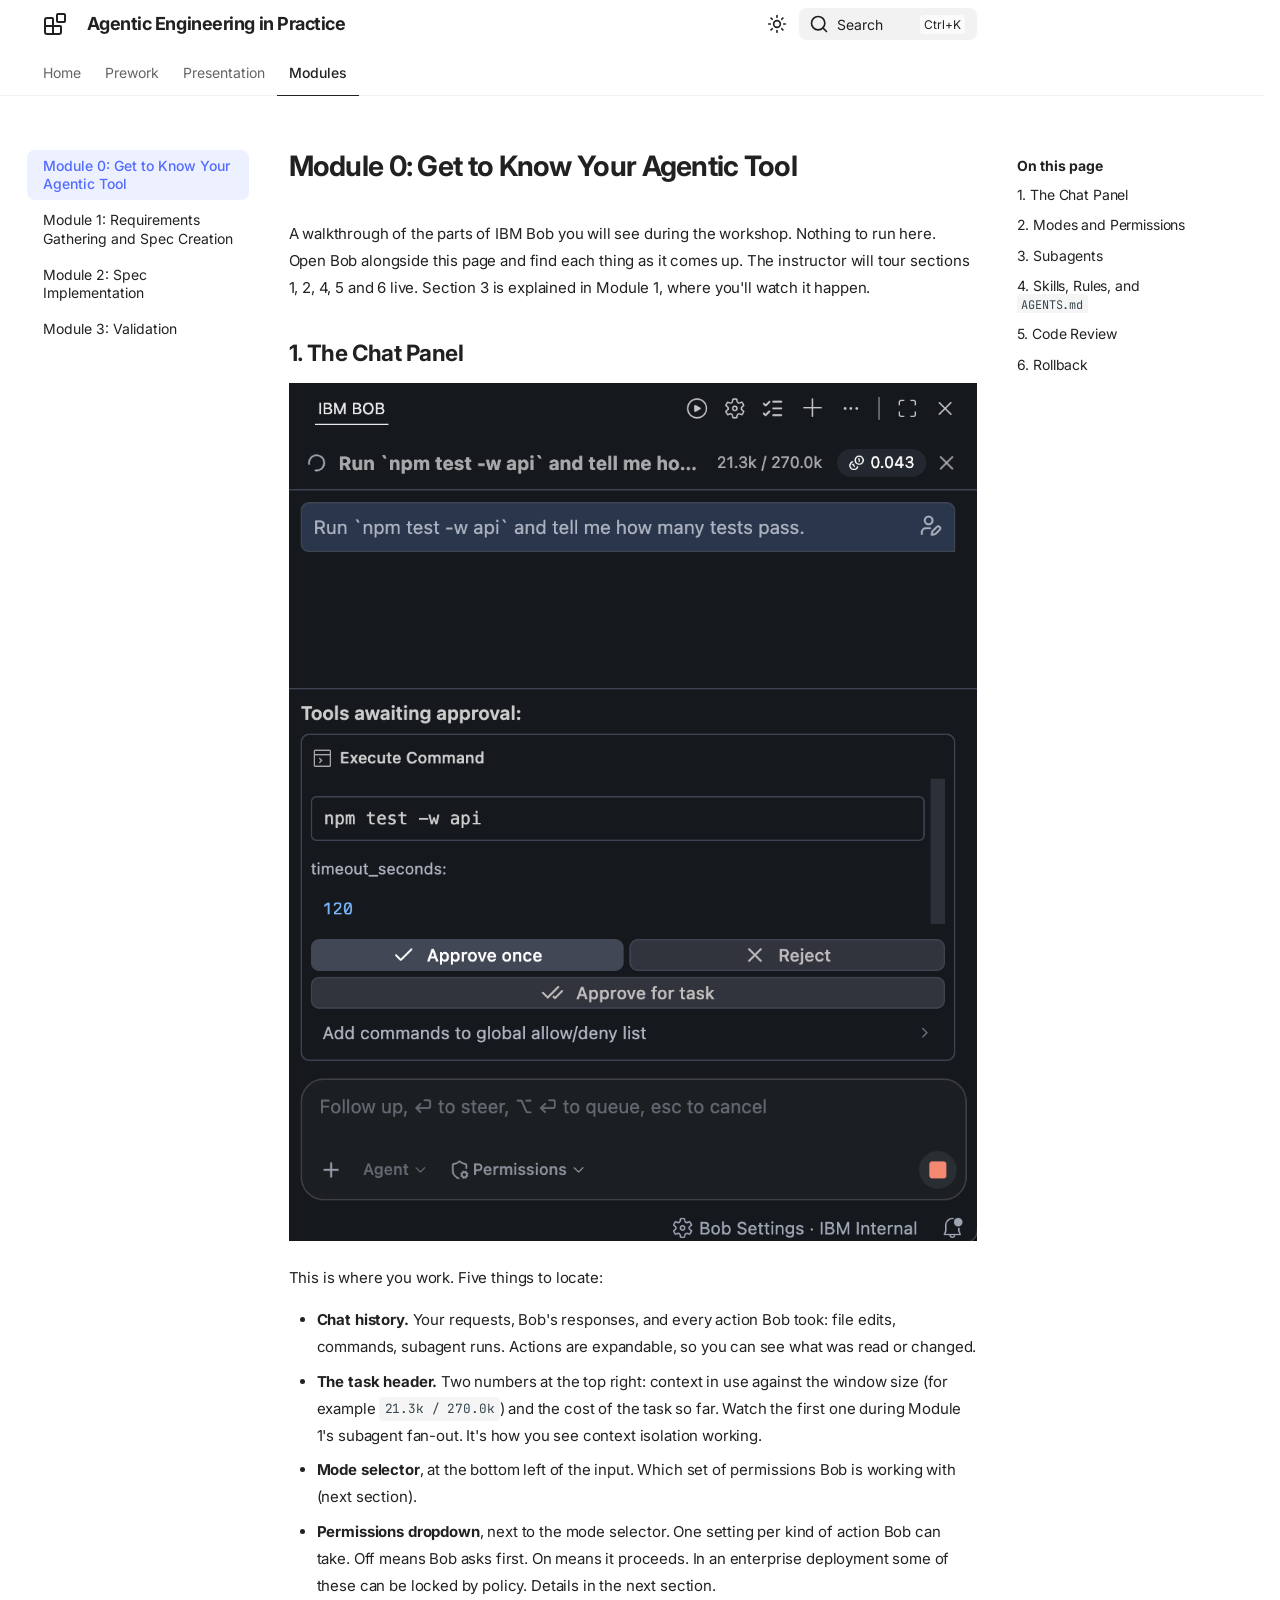
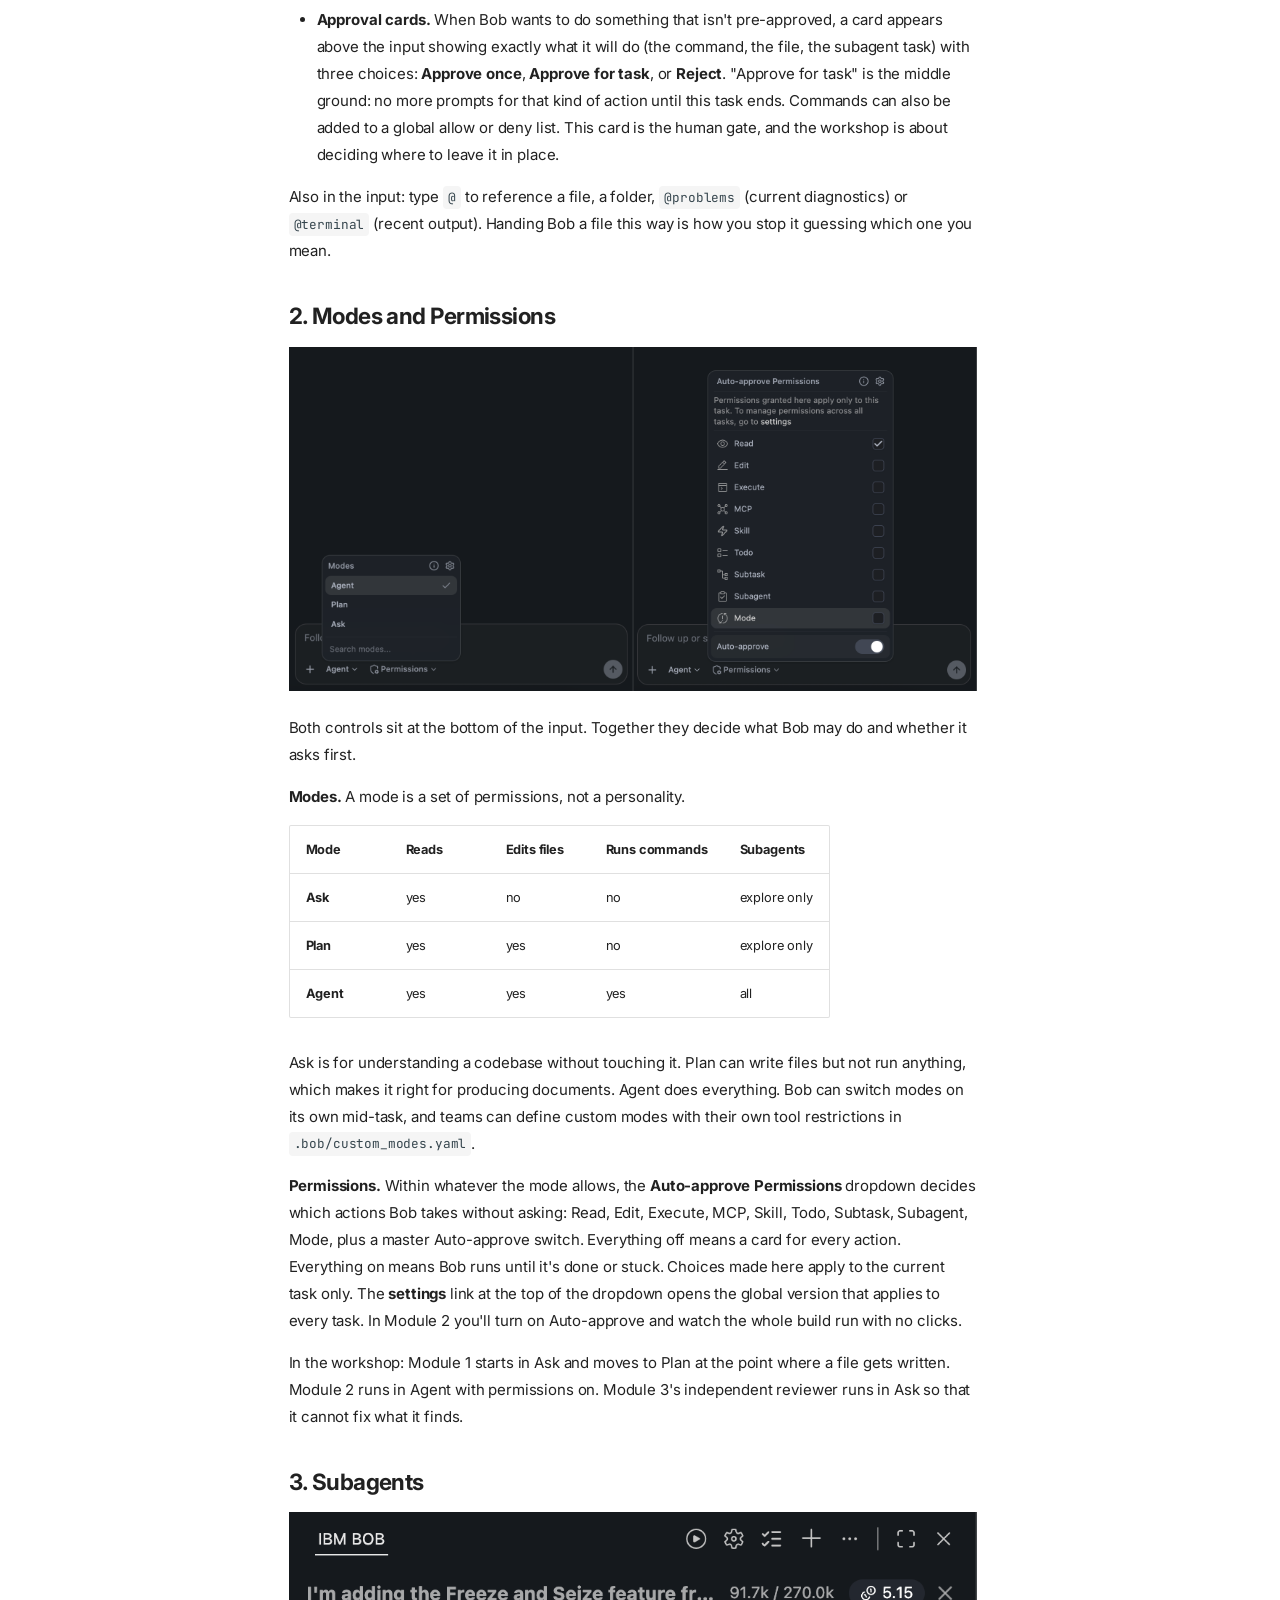
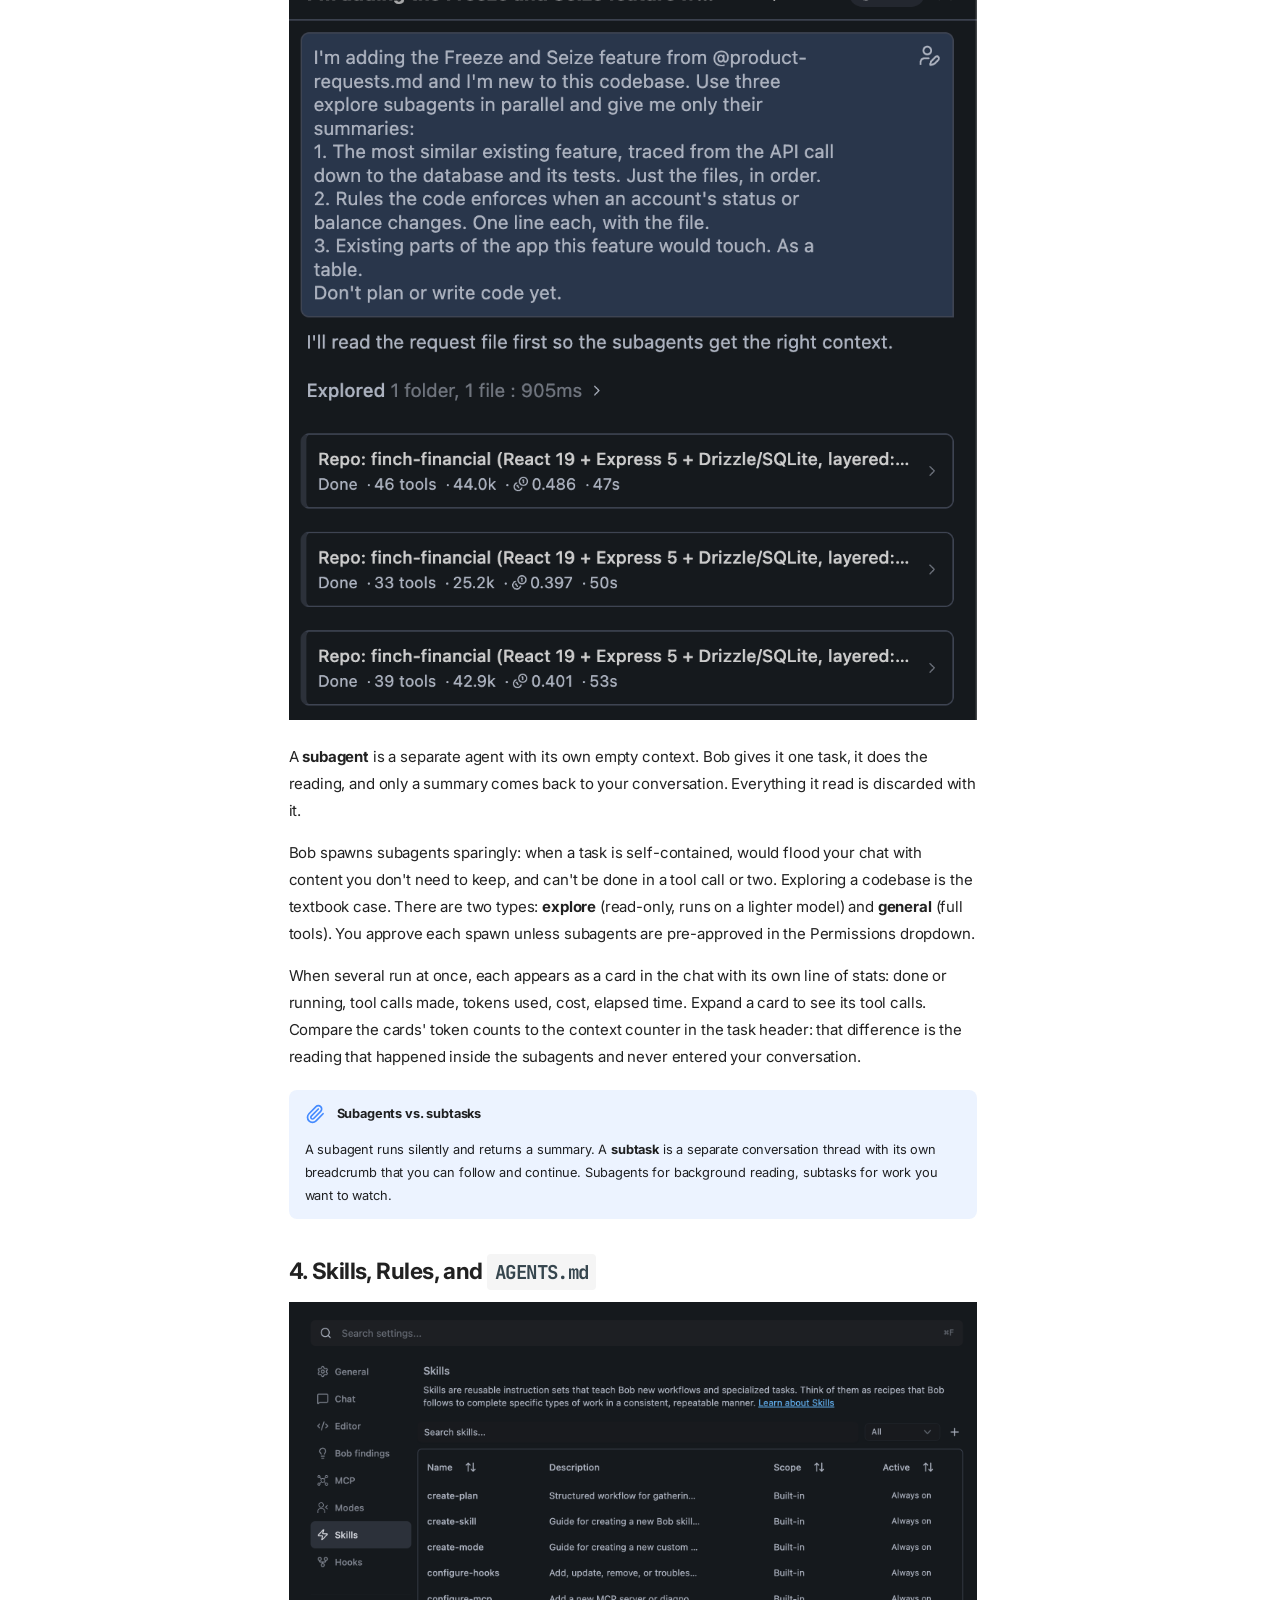
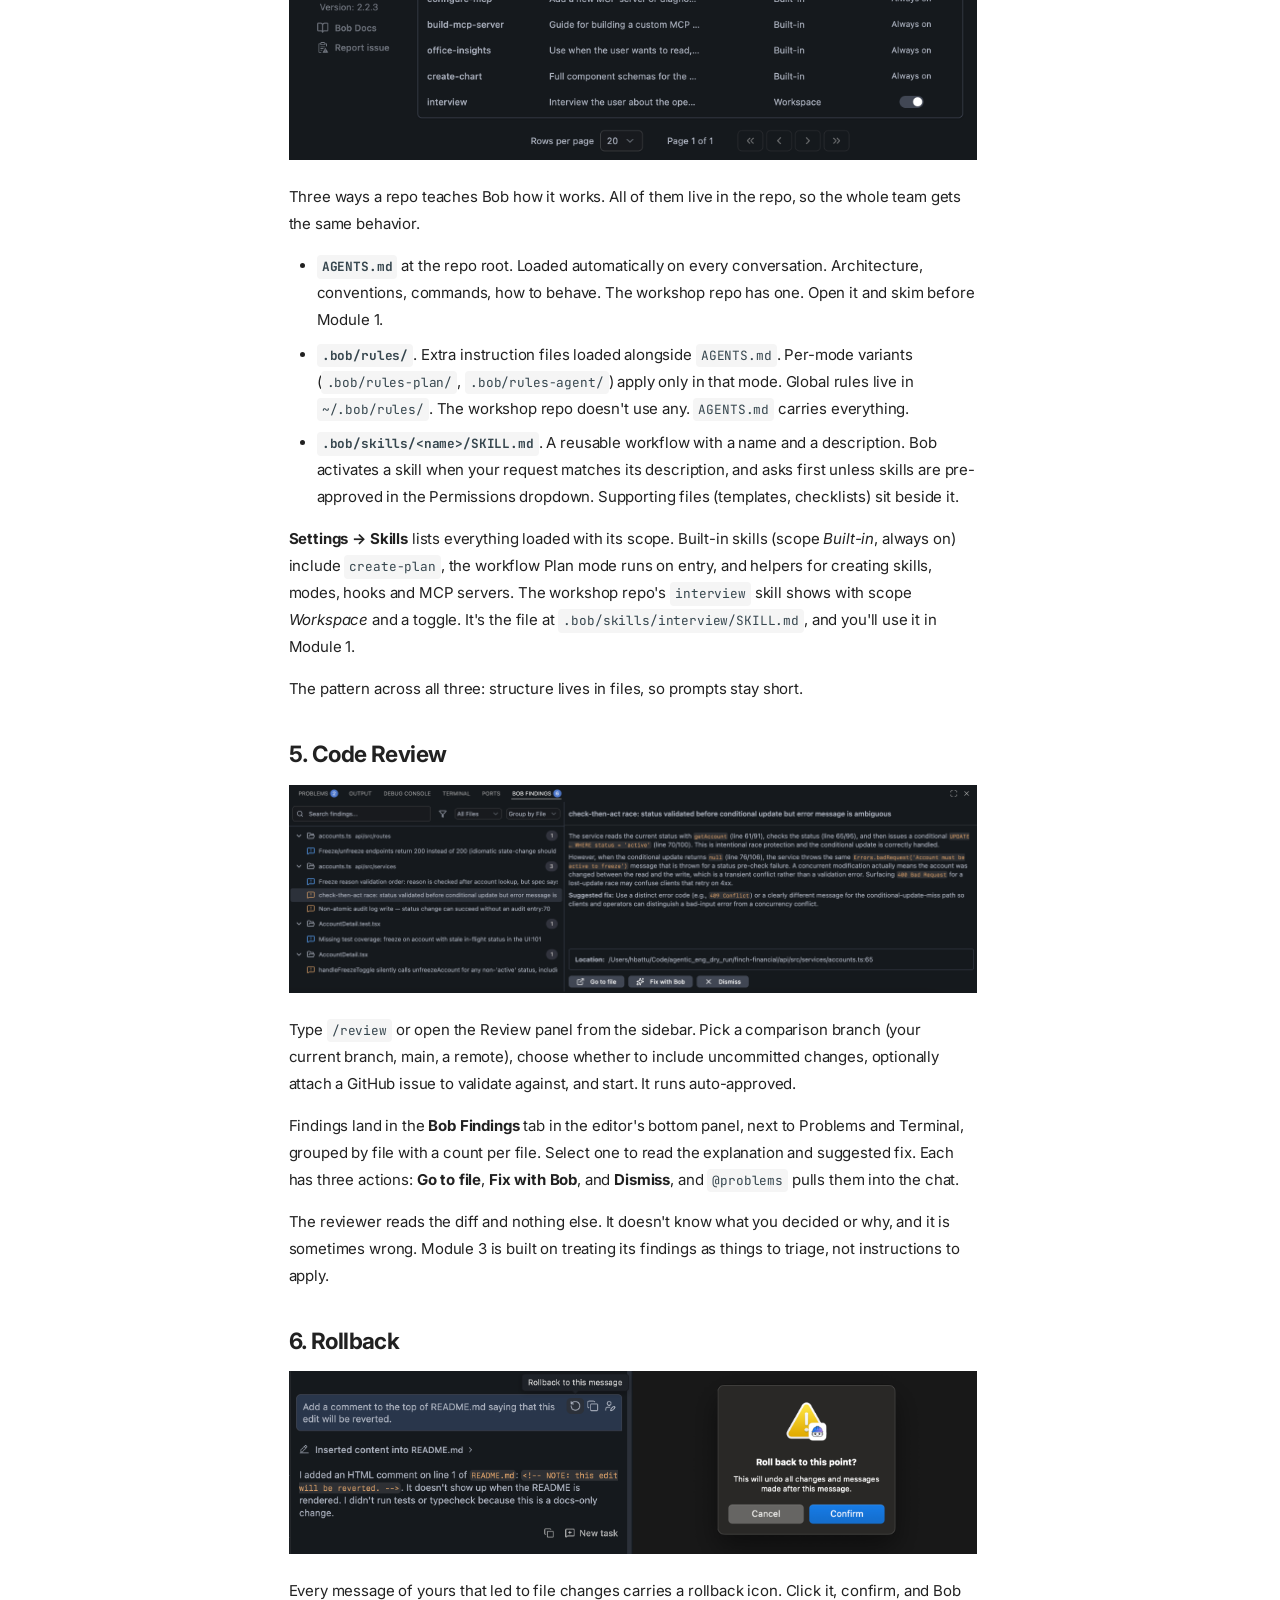
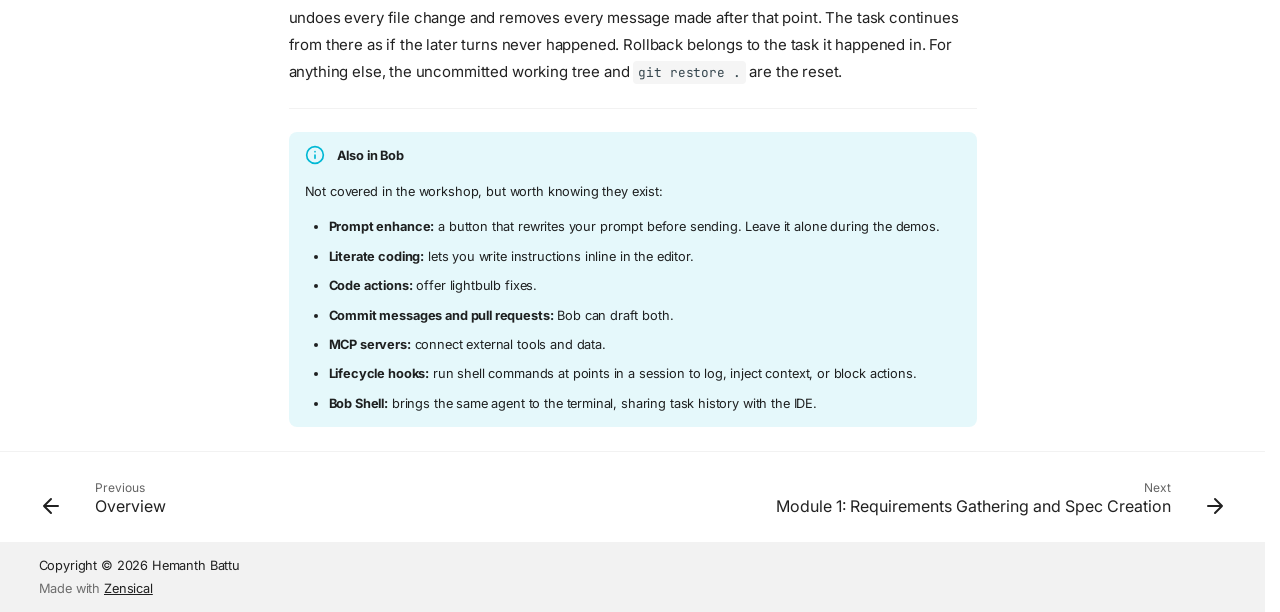
<file: modules/module0/index.html>
<!doctype html>
<html lang="en" class="no-js">
  <head>
    
      <meta charset="utf-8">
      <meta name="viewport" content="width=device-width,initial-scale=1">
      
        <meta name="description" content="Hands-on workshop for spec-driven development with agentic coding tools: requirements, spec, implementation, and verification.">
      
      
        <meta name="author" content="Hemanth Battu">
      
      
        <link rel="canonical" href="https://hbattu73.github.io/sdd-workshop-guide/modules/module0/">
      
      
        <link rel="prev" href="../">
      
      
        <link rel="next" href="../module1/">
      
      
        
      
      
      <link rel="icon" href="../../assets/images/favicon.png">
      <meta name="generator" content="zensical-0.0.46">
    
    
      
        <title>Module 0: Get to Know Your Agentic Tool - Agentic Engineering in Practice</title>
      
    
    
      
        
      
      <link rel="stylesheet" href="../../assets/stylesheets/modern/main.19d3147f.min.css">
      
        
          
        
        <link rel="stylesheet" href="../../assets/stylesheets/modern/palette.dfe2e883.min.css">
      
      


    
    
      
    
    
      
        
        
        <link rel="preconnect" href="https://fonts.gstatic.com" crossorigin>
        <link rel="stylesheet" href="https://fonts.googleapis.com/css?family=Inter:300,300i,400,400i,500,500i,700,700i%7CJetBrains+Mono:400,400i,700,700i&amp;display=fallback">
        <style>:root{--md-text-font:"Inter";--md-code-font:"JetBrains Mono"}</style>
      
    
    
      <link rel="stylesheet" href="../../presentation/viewer.css">
    
    <script>__md_scope=new URL("../..",location),__md_scope.pathname.endsWith("/")||(__md_scope=new URL(__md_scope.pathname+"/",location)),__md_hash=e=>[...e].reduce(((e,t)=>(e<<5)-e+t.charCodeAt(0)),0),__md_get=(e,t=localStorage,_=__md_scope)=>JSON.parse(t.getItem(_.pathname+"."+e)),__md_set=(e,t,_=localStorage,a=__md_scope)=>{try{_.setItem(a.pathname+"."+e,JSON.stringify(t))}catch(e){}},document.documentElement.setAttribute("data-platform",navigator.platform)</script>
    
      

    
    
  </head>
  
  
    
    
      
    
    
    
    
    <body dir="ltr" data-md-color-scheme="default" data-md-color-primary="indigo" data-md-color-accent="indigo">
  
    
    <input class="md-toggle" data-md-toggle="drawer" type="checkbox" id="__drawer" autocomplete="off">
    <input class="md-toggle" data-md-toggle="search" type="checkbox" id="__search" autocomplete="off">
    <label class="md-overlay" for="__drawer" aria-label="Navigation"></label>
    <div data-md-component="skip">
      
        
        <a href="#module-0-get-to-know-your-agentic-tool" class="md-skip">
          Skip to content
        </a>
      
    </div>
    <div data-md-component="announce">
      
    </div>
    
    
      

<header class="md-header" data-md-component="header">
  <nav class="md-header__inner md-grid" aria-label="Header">
    <a href="../.." title="Agentic Engineering in Practice" class="md-header__button md-logo" aria-label="Agentic Engineering in Practice" data-md-component="logo">
      
  
  <svg xmlns="http://www.w3.org/2000/svg" fill="none" stroke="currentColor" stroke-linecap="round" stroke-linejoin="round" stroke-width="2" class="lucide lucide-blocks" viewBox="0 0 24 24"><path d="M10 22V7a1 1 0 0 0-1-1H4a2 2 0 0 0-2 2v12a2 2 0 0 0 2 2h12a2 2 0 0 0 2-2v-5a1 1 0 0 0-1-1H2"/><rect width="8" height="8" x="14" y="2" rx="1"/></svg>

    </a>
    <label class="md-header__button md-icon" for="__drawer" aria-label="Navigation">
      
      <svg xmlns="http://www.w3.org/2000/svg" fill="none" stroke="currentColor" stroke-linecap="round" stroke-linejoin="round" stroke-width="2" class="lucide lucide-menu" viewBox="0 0 24 24"><path d="M4 5h16M4 12h16M4 19h16"/></svg>
    </label>
    <div class="md-header__title" data-md-component="header-title">
      <div class="md-header__ellipsis">
        <div class="md-header__topic">
          <span class="md-ellipsis">
            Agentic Engineering in Practice
          </span>
        </div>
        <div class="md-header__topic" data-md-component="header-topic">
          <span class="md-ellipsis">
            
              Module 0: Get to Know Your Agentic Tool
            
          </span>
        </div>
      </div>
    </div>
    
      
        <form class="md-header__option" data-md-component="palette">
  
    
    
    
    <input class="md-option" data-md-color-media="none" data-md-color-scheme="default" data-md-color-primary="indigo" data-md-color-accent="indigo"  aria-label="Switch to dark mode"  type="radio" name="__palette" id="__palette_0">
    
      <label class="md-header__button md-icon" title="Switch to dark mode" for="__palette_1" hidden>
        <svg xmlns="http://www.w3.org/2000/svg" fill="none" stroke="currentColor" stroke-linecap="round" stroke-linejoin="round" stroke-width="2" class="lucide lucide-sun" viewBox="0 0 24 24"><circle cx="12" cy="12" r="4"/><path d="M12 2v2M12 20v2M4.93 4.93l1.41 1.41M17.66 17.66l1.41 1.41M2 12h2M20 12h2M6.34 17.66l-1.41 1.41M19.07 4.93l-1.41 1.41"/></svg>
      </label>
    
  
    
    
    
    <input class="md-option" data-md-color-media="none" data-md-color-scheme="slate" data-md-color-primary="indigo" data-md-color-accent="indigo"  aria-label="Switch to light mode"  type="radio" name="__palette" id="__palette_1">
    
      <label class="md-header__button md-icon" title="Switch to light mode" for="__palette_0" hidden>
        <svg xmlns="http://www.w3.org/2000/svg" fill="none" stroke="currentColor" stroke-linecap="round" stroke-linejoin="round" stroke-width="2" class="lucide lucide-moon" viewBox="0 0 24 24"><path d="M20.985 12.486a9 9 0 1 1-9.473-9.472c.405-.022.617.46.402.803a6 6 0 0 0 8.268 8.268c.344-.215.825-.004.803.401"/></svg>
      </label>
    
  
</form>
      
    
    
      <script>var palette=__md_get("__palette");if(palette&&palette.color){if("(prefers-color-scheme)"===palette.color.media){var media=matchMedia("(prefers-color-scheme: light)"),input=document.querySelector(media.matches?"[data-md-color-media='(prefers-color-scheme: light)']":"[data-md-color-media='(prefers-color-scheme: dark)']");palette.color.media=input.getAttribute("data-md-color-media"),palette.color.scheme=input.getAttribute("data-md-color-scheme"),palette.color.primary=input.getAttribute("data-md-color-primary"),palette.color.accent=input.getAttribute("data-md-color-accent")}for(var[key,value]of Object.entries(palette.color))document.body.setAttribute("data-md-color-"+key,value)}</script>
    
    
    
      
      
        <label class="md-header__button md-icon" for="__search" aria-label="Search">
          
          <svg xmlns="http://www.w3.org/2000/svg" fill="none" stroke="currentColor" stroke-linecap="round" stroke-linejoin="round" stroke-width="2" class="lucide lucide-search" viewBox="0 0 24 24"><path d="m21 21-4.34-4.34"/><circle cx="11" cy="11" r="8"/></svg>
        </label>
        <div class="md-search" data-md-component="search" role="dialog" aria-label="Search">
  <button type="button" class="md-search__button">
    Search
  </button>
</div>
      
    
    <div class="md-header__source">
      
    </div>
  </nav>
  
</header>
    
    <div class="md-container" data-md-component="container">
      
      
        
          
            
<nav class="md-tabs" aria-label="Tabs" data-md-component="tabs">
  <div class="md-grid">
    <ul class="md-tabs__list">
      
        
  
  
  
  
    
      
      
        
          
        
      
    
    
    
    
      <li class="md-tabs__item">
        <a href="../.." class="md-tabs__link">
          
  
  Home

        </a>
      </li>
    
  

      
        
  
  
  
  
    
      
      
        
          
        
      
    
    
    
    
      <li class="md-tabs__item">
        <a href="../../prework/" class="md-tabs__link">
          
  
  Prework

        </a>
      </li>
    
  

      
        
  
  
  
  
    
      
      
        
          
        
      
    
    
    
    
      <li class="md-tabs__item">
        <a href="../../presentation/" class="md-tabs__link">
          
  
  Presentation

        </a>
      </li>
    
  

      
        
  
  
  
    
  
  
    
      
      
        
          
        
      
        
      
        
      
        
      
        
      
    
    
    
    
      <li class="md-tabs__item md-tabs__item--active">
        <a href="../" class="md-tabs__link">
          
  
  Modules

        </a>
      </li>
    
  

      
    </ul>
  </div>
</nav>
          
        
      
      <main class="md-main" data-md-component="main">
        <div class="md-main__inner md-grid">
          
            
              
              <div class="md-sidebar md-sidebar--primary" data-md-component="sidebar" data-md-type="navigation" >
                <div class="md-sidebar__scrollwrap">
                  <div class="md-sidebar__inner">
                    


  


<nav class="md-nav md-nav--primary md-nav--lifted" aria-label="Navigation" data-md-level="0">
  <label class="md-nav__title" for="__drawer">
    <a href="../.." title="Agentic Engineering in Practice" class="md-nav__button md-logo" aria-label="Agentic Engineering in Practice" data-md-component="logo">
      
  
  <svg xmlns="http://www.w3.org/2000/svg" fill="none" stroke="currentColor" stroke-linecap="round" stroke-linejoin="round" stroke-width="2" class="lucide lucide-blocks" viewBox="0 0 24 24"><path d="M10 22V7a1 1 0 0 0-1-1H4a2 2 0 0 0-2 2v12a2 2 0 0 0 2 2h12a2 2 0 0 0 2-2v-5a1 1 0 0 0-1-1H2"/><rect width="8" height="8" x="14" y="2" rx="1"/></svg>

    </a>
    Agentic Engineering in Practice
  </label>
  
  <ul class="md-nav__list" data-md-scrollfix>
    
      
      
  
  
  
  
    
    
      
        
          
        
      
    
    
    
      
      
        
      
    
    
    <li class="md-nav__item md-nav__item--nested">
      
        
        
        <input class="md-nav__toggle md-toggle " type="checkbox" id="__nav_1" >
        
          
          <div class="md-nav__link md-nav__container">
            <a href="../.." class="md-nav__link ">
              
  
  
  <span class="md-ellipsis">
    
  
  Home

    
  </span>
  
  

            </a>
            
          </div>
        
        <nav class="md-nav" data-md-level="1" aria-labelledby="__nav_1_label" aria-expanded="false">
          <label class="md-nav__title" for="__nav_1">
            <span class="md-nav__icon md-icon"></span>
            
  
  Home

          </label>
          <ul class="md-nav__list" data-md-scrollfix>
            
              
            
          </ul>
        </nav>
      
    </li>
  

    
      
      
  
  
  
  
    
    
      
        
          
        
      
    
    
    
      
      
        
      
    
    
    <li class="md-nav__item md-nav__item--nested">
      
        
        
        <input class="md-nav__toggle md-toggle " type="checkbox" id="__nav_2" >
        
          
          <div class="md-nav__link md-nav__container">
            <a href="../../prework/" class="md-nav__link ">
              
  
  
  <span class="md-ellipsis">
    
  
  Prework

    
  </span>
  
  

            </a>
            
          </div>
        
        <nav class="md-nav" data-md-level="1" aria-labelledby="__nav_2_label" aria-expanded="false">
          <label class="md-nav__title" for="__nav_2">
            <span class="md-nav__icon md-icon"></span>
            
  
  Prework

          </label>
          <ul class="md-nav__list" data-md-scrollfix>
            
              
            
          </ul>
        </nav>
      
    </li>
  

    
      
      
  
  
  
  
    
    
      
        
          
        
      
    
    
    
      
      
        
      
    
    
    <li class="md-nav__item md-nav__item--nested">
      
        
        
        <input class="md-nav__toggle md-toggle " type="checkbox" id="__nav_3" >
        
          
          <div class="md-nav__link md-nav__container">
            <a href="../../presentation/" class="md-nav__link ">
              
  
  
  <span class="md-ellipsis">
    
  
  Presentation

    
  </span>
  
  

            </a>
            
          </div>
        
        <nav class="md-nav" data-md-level="1" aria-labelledby="__nav_3_label" aria-expanded="false">
          <label class="md-nav__title" for="__nav_3">
            <span class="md-nav__icon md-icon"></span>
            
  
  Presentation

          </label>
          <ul class="md-nav__list" data-md-scrollfix>
            
              
            
          </ul>
        </nav>
      
    </li>
  

    
      
      
  
  
    
  
  
  
    
    
      
        
          
        
      
        
      
        
      
        
      
        
      
    
    
    
      
        
        
      
      
        
      
    
    
    <li class="md-nav__item md-nav__item--active md-nav__item--section md-nav__item--nested">
      
        
        
        <input class="md-nav__toggle md-toggle " type="checkbox" id="__nav_4" checked>
        
          
          <div class="md-nav__link md-nav__container">
            <a href="../" class="md-nav__link ">
              
  
  
  <span class="md-ellipsis">
    
  
  Modules

    
  </span>
  
  

            </a>
            
              
              <label class="md-nav__link " for="__nav_4" id="__nav_4_label" tabindex="">
                <span class="md-nav__icon md-icon"></span>
              </label>
            
          </div>
        
        <nav class="md-nav" data-md-level="1" aria-labelledby="__nav_4_label" aria-expanded="true">
          <label class="md-nav__title" for="__nav_4">
            <span class="md-nav__icon md-icon"></span>
            
  
  Modules

          </label>
          <ul class="md-nav__list" data-md-scrollfix>
            
              
            
              
                
  
  
    
  
  
  
    <li class="md-nav__item md-nav__item--active">
      
      
      
      
        
      
      
        <label class="md-nav__link md-nav__link--active" for="__toc">
          
  
  
  <span class="md-ellipsis">
    
  
  Module 0: Get to Know Your Agentic Tool

    
  </span>
  
  

          <span class="md-nav__icon md-icon"></span>
        </label>
      
      <a href="././" class="md-nav__link md-nav__link--active">
        
  
  
  <span class="md-ellipsis">
    
  
  Module 0: Get to Know Your Agentic Tool

    
  </span>
  
  

      </a>
      
        


<nav class="md-nav md-nav--secondary" aria-label="On this page">
  
  
  
    
  
  
    <label class="md-nav__title" for="__toc">
      <span class="md-nav__icon md-icon"></span>
      On this page
    </label>
    <ul class="md-nav__list" data-md-component="toc" data-md-scrollfix>
      
        <li class="md-nav__item">
  <a href="#1-the-chat-panel" class="md-nav__link">
    <span class="md-ellipsis">
      <span class="md-typeset">
        1. The Chat Panel
      </span>
    </span>
  </a>
  
</li>
      
        <li class="md-nav__item">
  <a href="#2-modes-and-permissions" class="md-nav__link">
    <span class="md-ellipsis">
      <span class="md-typeset">
        2. Modes and Permissions
      </span>
    </span>
  </a>
  
</li>
      
        <li class="md-nav__item">
  <a href="#3-subagents" class="md-nav__link">
    <span class="md-ellipsis">
      <span class="md-typeset">
        3. Subagents
      </span>
    </span>
  </a>
  
</li>
      
        <li class="md-nav__item">
  <a href="#4-skills-rules-and-agentsmd" class="md-nav__link">
    <span class="md-ellipsis">
      <span class="md-typeset">
        4. Skills, Rules, and <code>AGENTS.md</code>
      </span>
    </span>
  </a>
  
</li>
      
        <li class="md-nav__item">
  <a href="#5-code-review" class="md-nav__link">
    <span class="md-ellipsis">
      <span class="md-typeset">
        5. Code Review
      </span>
    </span>
  </a>
  
</li>
      
        <li class="md-nav__item">
  <a href="#6-rollback" class="md-nav__link">
    <span class="md-ellipsis">
      <span class="md-typeset">
        6. Rollback
      </span>
    </span>
  </a>
  
</li>
      
    </ul>
  
</nav>
      
    </li>
  

              
            
              
                
  
  
  
  
    <li class="md-nav__item">
      <a href="../module1/" class="md-nav__link">
        
  
  
  <span class="md-ellipsis">
    
  
  Module 1: Requirements Gathering and Spec Creation

    
  </span>
  
  

      </a>
    </li>
  

              
            
              
                
  
  
  
  
    <li class="md-nav__item">
      <a href="../module2/" class="md-nav__link">
        
  
  
  <span class="md-ellipsis">
    
  
  Module 2: Spec Implementation

    
  </span>
  
  

      </a>
    </li>
  

              
            
              
                
  
  
  
  
    <li class="md-nav__item">
      <a href="../module3/" class="md-nav__link">
        
  
  
  <span class="md-ellipsis">
    
  
  Module 3: Validation

    
  </span>
  
  

      </a>
    </li>
  

              
            
          </ul>
        </nav>
      
    </li>
  

    
  </ul>
</nav>
                  </div>
                </div>
              </div>
            
            
              
              <div class="md-sidebar md-sidebar--secondary" data-md-component="sidebar" data-md-type="toc" >
                <div class="md-sidebar__scrollwrap">
                  
                    
                    
                    
                      
                    
                    
                      <input class="md-nav__toggle md-toggle" type="checkbox" id="__toc">
                      <div class="md-sidebar-button__wrapper">
                        <label class="md-sidebar-button" for="__toc"></label>
                      </div>
                    
                  
                  <div class="md-sidebar__inner">
                    


<nav class="md-nav md-nav--secondary" aria-label="On this page">
  
  
  
    
  
  
    <label class="md-nav__title" for="__toc">
      <span class="md-nav__icon md-icon"></span>
      On this page
    </label>
    <ul class="md-nav__list" data-md-component="toc" data-md-scrollfix>
      
        <li class="md-nav__item">
  <a href="#1-the-chat-panel" class="md-nav__link">
    <span class="md-ellipsis">
      <span class="md-typeset">
        1. The Chat Panel
      </span>
    </span>
  </a>
  
</li>
      
        <li class="md-nav__item">
  <a href="#2-modes-and-permissions" class="md-nav__link">
    <span class="md-ellipsis">
      <span class="md-typeset">
        2. Modes and Permissions
      </span>
    </span>
  </a>
  
</li>
      
        <li class="md-nav__item">
  <a href="#3-subagents" class="md-nav__link">
    <span class="md-ellipsis">
      <span class="md-typeset">
        3. Subagents
      </span>
    </span>
  </a>
  
</li>
      
        <li class="md-nav__item">
  <a href="#4-skills-rules-and-agentsmd" class="md-nav__link">
    <span class="md-ellipsis">
      <span class="md-typeset">
        4. Skills, Rules, and <code>AGENTS.md</code>
      </span>
    </span>
  </a>
  
</li>
      
        <li class="md-nav__item">
  <a href="#5-code-review" class="md-nav__link">
    <span class="md-ellipsis">
      <span class="md-typeset">
        5. Code Review
      </span>
    </span>
  </a>
  
</li>
      
        <li class="md-nav__item">
  <a href="#6-rollback" class="md-nav__link">
    <span class="md-ellipsis">
      <span class="md-typeset">
        6. Rollback
      </span>
    </span>
  </a>
  
</li>
      
    </ul>
  
</nav>
                  </div>
                </div>
              </div>
            
          
          
            <div class="md-content" data-md-component="content">
              
                




              
              <article class="md-content__inner md-typeset">
                
                  

<h1 id="module-0-get-to-know-your-agentic-tool">Module 0: Get to Know Your Agentic Tool<a class="headerlink" href="#module-0-get-to-know-your-agentic-tool" title="Permanent link">&para;</a></h1>
<p>A walkthrough of the parts of IBM Bob you will see during the workshop. Nothing to run here. Open Bob alongside this page and find each thing as it comes up. The instructor will tour sections 1, 2, 4, 5 and 6 live. Section 3 is explained in Module 1, where you'll watch it happen.</p>
<h2 id="1-the-chat-panel">1. The Chat Panel<a class="headerlink" href="#1-the-chat-panel" title="Permanent link">&para;</a></h2>
<p><img alt="The Bob chat panel: a command awaiting approval, with the mode selector and Permissions dropdown at the bottom" src="../../assets/module0/chat-panel.png" /></p>
<p>This is where you work. Five things to locate:</p>
<ul>
<li><strong>Chat history.</strong> Your requests, Bob's responses, and every action Bob took: file edits, commands, subagent runs. Actions are expandable, so you can see what was read or changed.</li>
<li><strong>The task header.</strong> Two numbers at the top right: context in use against the window size (for example <code>21.3k / 270.0k</code>) and the cost of the task so far. Watch the first one during Module 1's subagent fan-out. It's how you see context isolation working.</li>
<li><strong>Mode selector</strong>, at the bottom left of the input. Which set of permissions Bob is working with (next section).</li>
<li><strong>Permissions dropdown</strong>, next to the mode selector. One setting per kind of action Bob can take. Off means Bob asks first. On means it proceeds. In an enterprise deployment some of these can be locked by policy. Details in the next section.</li>
<li><strong>Approval cards.</strong> When Bob wants to do something that isn't pre-approved, a card appears above the input showing exactly what it will do (the command, the file, the subagent task) with three choices: <strong>Approve once</strong>, <strong>Approve for task</strong>, or <strong>Reject</strong>. "Approve for task" is the middle ground: no more prompts for that kind of action until this task ends. Commands can also be added to a global allow or deny list. This card is the human gate, and the workshop is about deciding where to leave it in place.</li>
</ul>
<p>Also in the input: type <code>@</code> to reference a file, a folder, <code>@problems</code> (current diagnostics) or <code>@terminal</code> (recent output). Handing Bob a file this way is how you stop it guessing which one you mean.</p>
<h2 id="2-modes-and-permissions">2. Modes and Permissions<a class="headerlink" href="#2-modes-and-permissions" title="Permanent link">&para;</a></h2>
<p><img alt="The mode dropdown open (Ask, Plan, Agent) and the Permissions dropdown open, side by side" src="../../assets/module0/modes-and-permissions.png" /></p>
<p>Both controls sit at the bottom of the input. Together they decide what Bob may do and whether it asks first.</p>
<p><strong>Modes.</strong> A mode is a set of permissions, not a personality.</p>
<table>
<thead>
<tr>
<th>Mode</th>
<th>Reads</th>
<th>Edits files</th>
<th>Runs commands</th>
<th>Subagents</th>
</tr>
</thead>
<tbody>
<tr>
<td><strong>Ask</strong></td>
<td>yes</td>
<td>no</td>
<td>no</td>
<td>explore only</td>
</tr>
<tr>
<td><strong>Plan</strong></td>
<td>yes</td>
<td>yes</td>
<td>no</td>
<td>explore only</td>
</tr>
<tr>
<td><strong>Agent</strong></td>
<td>yes</td>
<td>yes</td>
<td>yes</td>
<td>all</td>
</tr>
</tbody>
</table>
<p>Ask is for understanding a codebase without touching it. Plan can write files but not run anything, which makes it right for producing documents. Agent does everything. Bob can switch modes on its own mid-task, and teams can define custom modes with their own tool restrictions in <code>.bob/custom_modes.yaml</code>.</p>
<p><strong>Permissions.</strong> Within whatever the mode allows, the <strong>Auto-approve Permissions</strong> dropdown decides which actions Bob takes without asking: Read, Edit, Execute, MCP, Skill, Todo, Subtask, Subagent, Mode, plus a master Auto-approve switch. Everything off means a card for every action. Everything on means Bob runs until it's done or stuck. Choices made here apply to the current task only. The <strong>settings</strong> link at the top of the dropdown opens the global version that applies to every task. In Module 2 you'll turn on Auto-approve and watch the whole build run with no clicks.</p>
<p>In the workshop: Module 1 starts in Ask and moves to Plan at the point where a file gets written. Module 2 runs in Agent with permissions on. Module 3's independent reviewer runs in Ask so that it cannot fix what it finds.</p>
<h2 id="3-subagents">3. Subagents<a class="headerlink" href="#3-subagents" title="Permanent link">&para;</a></h2>
<p><img alt="Three subagent cards in the chat after a fan-out, each showing tool calls, tokens, cost and elapsed time" src="../../assets/module0/subagents-panel.png" /></p>
<p>A <strong>subagent</strong> is a separate agent with its own empty context. Bob gives it one task, it does the reading, and only a summary comes back to your conversation. Everything it read is discarded with it.</p>
<p>Bob spawns subagents sparingly: when a task is self-contained, would flood your chat with content you don't need to keep, and can't be done in a tool call or two. Exploring a codebase is the textbook case. There are two types: <strong>explore</strong> (read-only, runs on a lighter model) and <strong>general</strong> (full tools). You approve each spawn unless subagents are pre-approved in the Permissions dropdown.</p>
<p>When several run at once, each appears as a card in the chat with its own line of stats: done or running, tool calls made, tokens used, cost, elapsed time. Expand a card to see its tool calls. Compare the cards' token counts to the context counter in the task header: that difference is the reading that happened inside the subagents and never entered your conversation.</p>
<div class="admonition note">
<p class="admonition-title">Subagents vs. subtasks</p>
<p>A subagent runs silently and returns a summary. A <strong>subtask</strong> is a separate conversation thread with its own breadcrumb that you can follow and continue. Subagents for background reading, subtasks for work you want to watch.</p>
</div>
<h2 id="4-skills-rules-and-agentsmd">4. Skills, Rules, and <code>AGENTS.md</code><a class="headerlink" href="#4-skills-rules-and-agentsmd" title="Permanent link">&para;</a></h2>
<p><img alt="Bob Settings → Skills: built-in skills marked Always on, and the workshop's interview skill with scope Workspace" src="../../assets/module0/skills.png" /></p>
<p>Three ways a repo teaches Bob how it works. All of them live in the repo, so the whole team gets the same behavior.</p>
<ul>
<li><strong><code>AGENTS.md</code></strong> at the repo root. Loaded automatically on every conversation. Architecture, conventions, commands, how to behave. The workshop repo has one. Open it and skim before Module 1.</li>
<li><strong><code>.bob/rules/</code></strong>. Extra instruction files loaded alongside <code>AGENTS.md</code>. Per-mode variants (<code>.bob/rules-plan/</code>, <code>.bob/rules-agent/</code>) apply only in that mode. Global rules live in <code>~/.bob/rules/</code>. The workshop repo doesn't use any. <code>AGENTS.md</code> carries everything.</li>
<li><strong><code>.bob/skills/&lt;name&gt;/SKILL.md</code></strong>. A reusable workflow with a name and a description. Bob activates a skill when your request matches its description, and asks first unless skills are pre-approved in the Permissions dropdown. Supporting files (templates, checklists) sit beside it.</li>
</ul>
<p><strong>Settings → Skills</strong> lists everything loaded with its scope. Built-in skills (scope <em>Built-in</em>, always on) include <code>create-plan</code>, the workflow Plan mode runs on entry, and helpers for creating skills, modes, hooks and MCP servers. The workshop repo's <code>interview</code> skill shows with scope <em>Workspace</em> and a toggle. It's the file at <code>.bob/skills/interview/SKILL.md</code>, and you'll use it in Module 1.</p>
<p>The pattern across all three: structure lives in files, so prompts stay short.</p>
<h2 id="5-code-review">5. Code Review<a class="headerlink" href="#5-code-review" title="Permanent link">&para;</a></h2>
<p><img alt="The Bob Findings tab: findings grouped by file, one expanded with its explanation, suggested fix, and the Go to file, Fix with Bob and Dismiss buttons" src="../../assets/module0/review-findings.png" /></p>
<p>Type <code>/review</code> or open the Review panel from the sidebar. Pick a comparison branch (your current branch, main, a remote), choose whether to include uncommitted changes, optionally attach a GitHub issue to validate against, and start. It runs auto-approved.</p>
<p>Findings land in the <strong>Bob Findings</strong> tab in the editor's bottom panel, next to Problems and Terminal, grouped by file with a count per file. Select one to read the explanation and suggested fix. Each has three actions: <strong>Go to file</strong>, <strong>Fix with Bob</strong>, and <strong>Dismiss</strong>, and <code>@problems</code> pulls them into the chat.</p>
<p>The reviewer reads the diff and nothing else. It doesn't know what you decided or why, and it is sometimes wrong. Module 3 is built on treating its findings as things to triage, not instructions to apply.</p>
<h2 id="6-rollback">6. Rollback<a class="headerlink" href="#6-rollback" title="Permanent link">&para;</a></h2>
<p><img alt="The rollback icon on a user message, and the confirmation dialog: &quot;Roll back to this point? This will undo all changes and messages made after this message.&quot;" src="../../assets/module0/rollback.png" /></p>
<p>Every message of yours that led to file changes carries a rollback icon. Click it, confirm, and Bob undoes every file change and removes every message made after that point. The task continues from there as if the later turns never happened. Rollback belongs to the task it happened in. For anything else, the uncommitted working tree and <code>git restore .</code> are the reset.</p>
<hr />
<div class="admonition info">
<p class="admonition-title">Also in Bob</p>
<p>Not covered in the workshop, but worth knowing they exist:</p>
<ul>
<li><strong>Prompt enhance:</strong> a button that rewrites your prompt before sending. Leave it alone during the demos.</li>
<li><strong>Literate coding:</strong> lets you write instructions inline in the editor.</li>
<li><strong>Code actions:</strong> offer lightbulb fixes.</li>
<li><strong>Commit messages and pull requests:</strong> Bob can draft both.</li>
<li><strong>MCP servers:</strong> connect external tools and data.</li>
<li><strong>Lifecycle hooks:</strong> run shell commands at points in a session to log, inject context, or block actions.</li>
<li><strong>Bob Shell:</strong> brings the same agent to the terminal, sharing task history with the IDE.</li>
</ul>
</div>














                
              </article>
            </div>
          
          
  <script>var tabs=__md_get("__tabs");if(Array.isArray(tabs))e:for(var set of document.querySelectorAll(".tabbed-set")){var labels=set.querySelector(".tabbed-labels");for(var tab of tabs)for(var label of labels.getElementsByTagName("label"))if(label.innerText.trim()===tab){var input=document.getElementById(label.htmlFor);input.checked=!0;continue e}}</script>

<script>var target=document.getElementById(location.hash.slice(1));target&&target.name&&(target.checked=target.name.startsWith("__tabbed_"))</script>
        </div>
        
          <button type="button" class="md-top md-icon" data-md-component="top" hidden>
  
  <svg xmlns="http://www.w3.org/2000/svg" fill="none" stroke="currentColor" stroke-linecap="round" stroke-linejoin="round" stroke-width="2" class="lucide lucide-circle-arrow-up" viewBox="0 0 24 24"><circle cx="12" cy="12" r="10"/><path d="m16 12-4-4-4 4M12 16V8"/></svg>
  Back to top
</button>
        
      </main>
      
        <footer class="md-footer">
  
    
      
      <nav class="md-footer__inner md-grid" aria-label="Footer" >
        
          
          <a href="../" class="md-footer__link md-footer__link--prev" aria-label="Previous: Overview">
            <div class="md-footer__button md-icon">
              
              <svg xmlns="http://www.w3.org/2000/svg" fill="none" stroke="currentColor" stroke-linecap="round" stroke-linejoin="round" stroke-width="2" class="lucide lucide-arrow-left" viewBox="0 0 24 24"><path d="m12 19-7-7 7-7M19 12H5"/></svg>
            </div>
            <div class="md-footer__title">
              <span class="md-footer__direction">
                Previous
              </span>
              <div class="md-ellipsis">
                Overview
              </div>
            </div>
          </a>
        
        
          
          <a href="../module1/" class="md-footer__link md-footer__link--next" aria-label="Next: Module 1: Requirements Gathering and Spec Creation">
            <div class="md-footer__title">
              <span class="md-footer__direction">
                Next
              </span>
              <div class="md-ellipsis">
                Module 1: Requirements Gathering and Spec Creation
              </div>
            </div>
            <div class="md-footer__button md-icon">
              
              <svg xmlns="http://www.w3.org/2000/svg" fill="none" stroke="currentColor" stroke-linecap="round" stroke-linejoin="round" stroke-width="2" class="lucide lucide-arrow-right" viewBox="0 0 24 24"><path d="M5 12h14M12 5l7 7-7 7"/></svg>
            </div>
          </a>
        
      </nav>
    
  
  <div class="md-footer-meta md-typeset">
    <div class="md-footer-meta__inner md-grid">
      <div class="md-copyright">
  
    <div class="md-copyright__highlight">
      Copyright &copy; 2026 Hemanth Battu

    </div>
  
  
    Made with
    <a href="https://zensical.org/" target="_blank" rel="noopener">
      Zensical
    </a>
  
</div>
      
    </div>
  </div>
</footer>
      
    </div>
    <div class="md-dialog" data-md-component="dialog">
      <div class="md-dialog__inner md-typeset"></div>
    </div>
    
    
    
      
      
      <script id="__config" type="application/json">{"annotate":null,"base":"../..","features":["announce.dismiss","content.code.annotate","content.code.copy","content.code.select","content.footnote.tooltips","content.tabs.link","content.tooltips","navigation.footer","navigation.indexes","navigation.instant","navigation.instant.prefetch","navigation.path","navigation.sections","navigation.tabs","navigation.top","navigation.tracking","search.highlight"],"search":"../../assets/javascripts/workers/search.b6b7e04f.min.js","tags":null,"translations":{"clipboard.copied":"Copied to clipboard","clipboard.copy":"Copy to clipboard","search.result.more.one":"1 more on this page","search.result.more.other":"# more on this page","search.result.none":"No matching documents","search.result.one":"1 matching document","search.result.other":"# matching documents","search.result.placeholder":"Type to start searching","search.result.term.missing":"Missing","select.version":"Select version"},"version":null}</script>
    
    
      <script src="../../assets/javascripts/bundle.ee611ef6.min.js"></script>
      
        <script src="../../presentation/viewer.js"></script>
      
    
  </body>
</html>
</file>
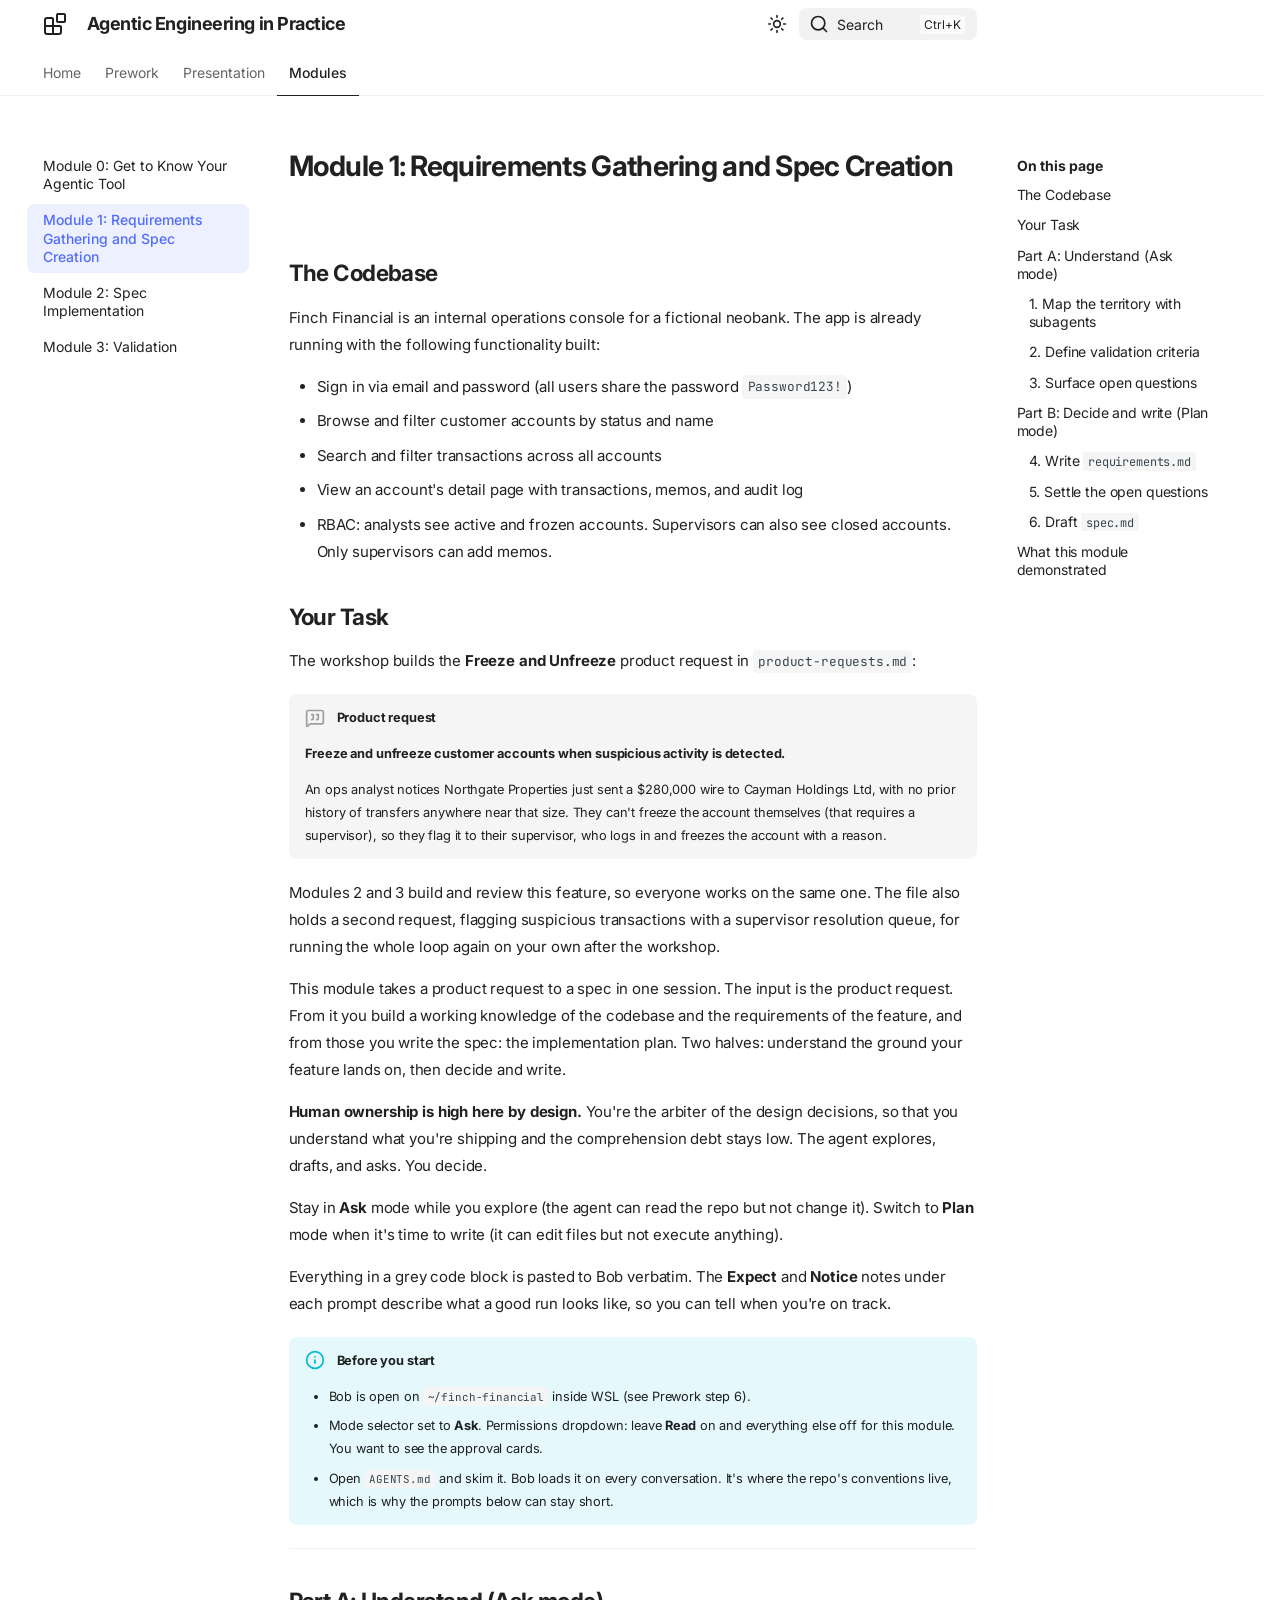
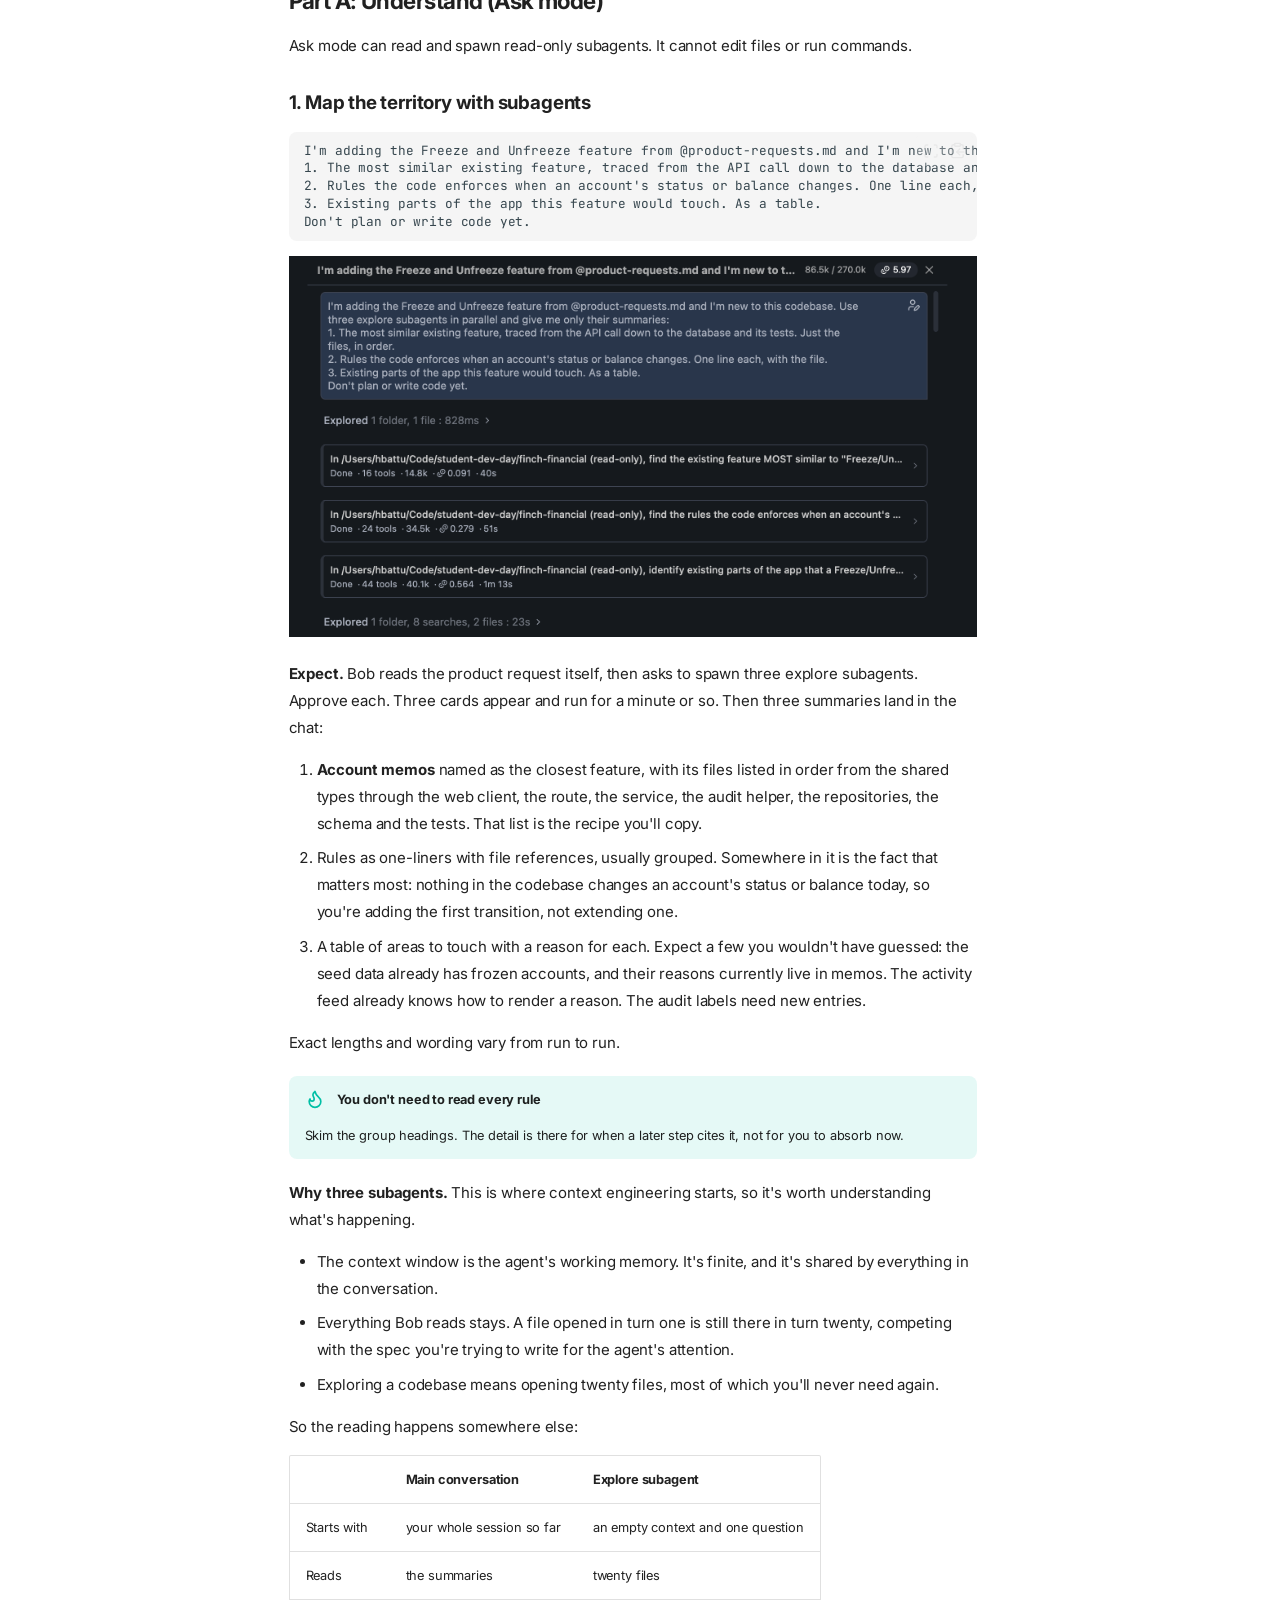
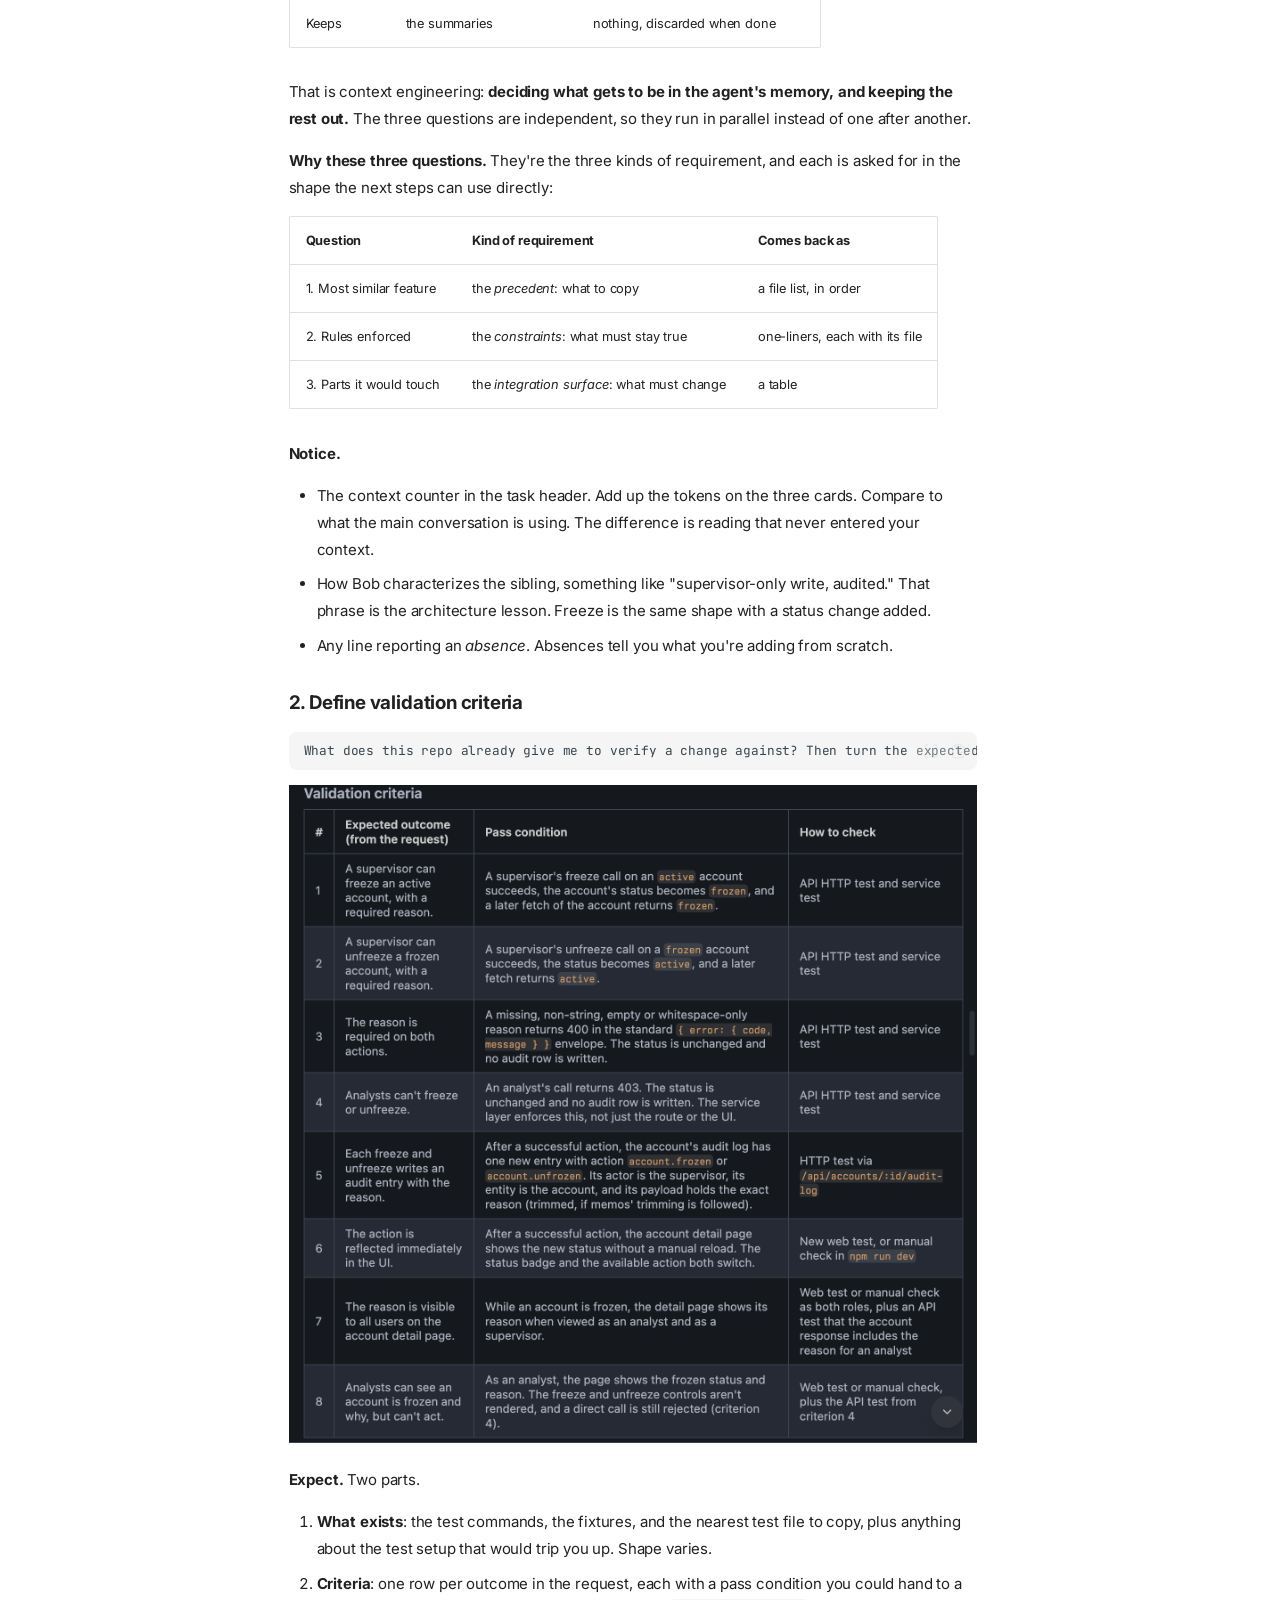
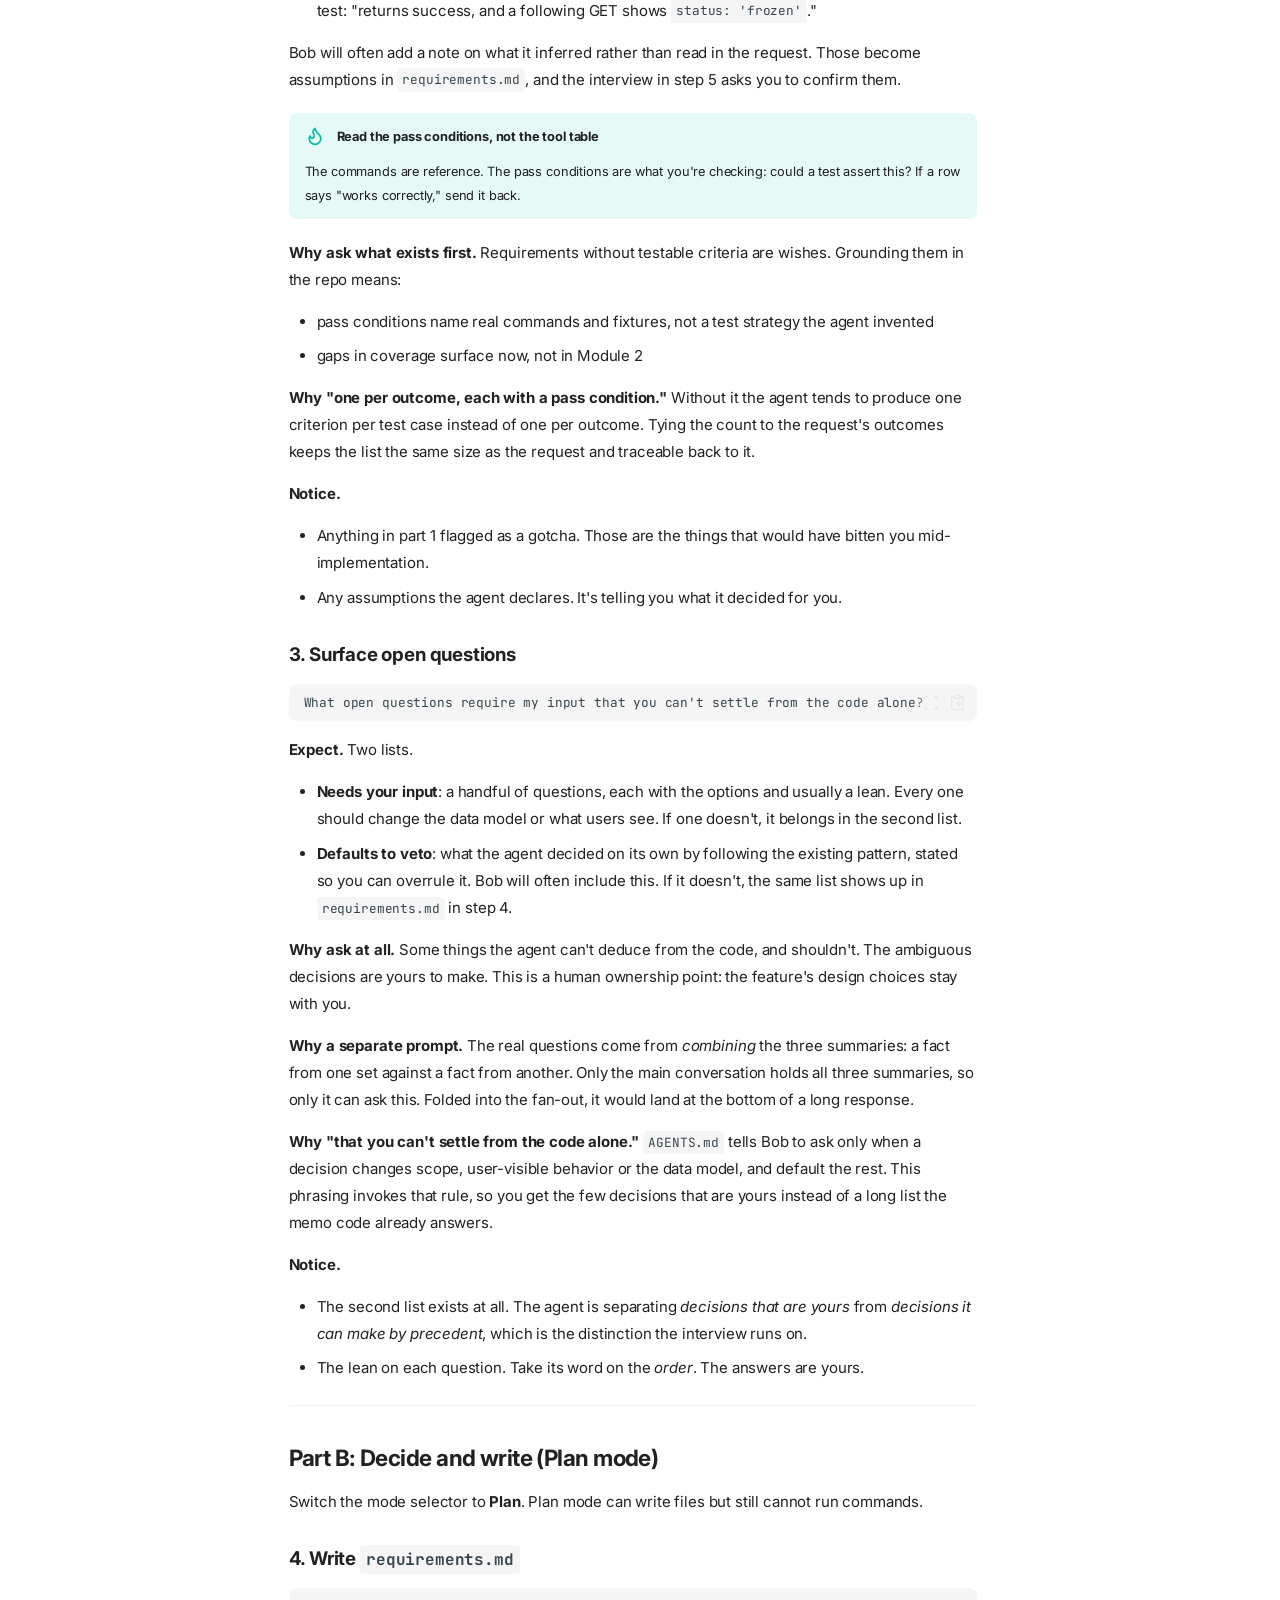
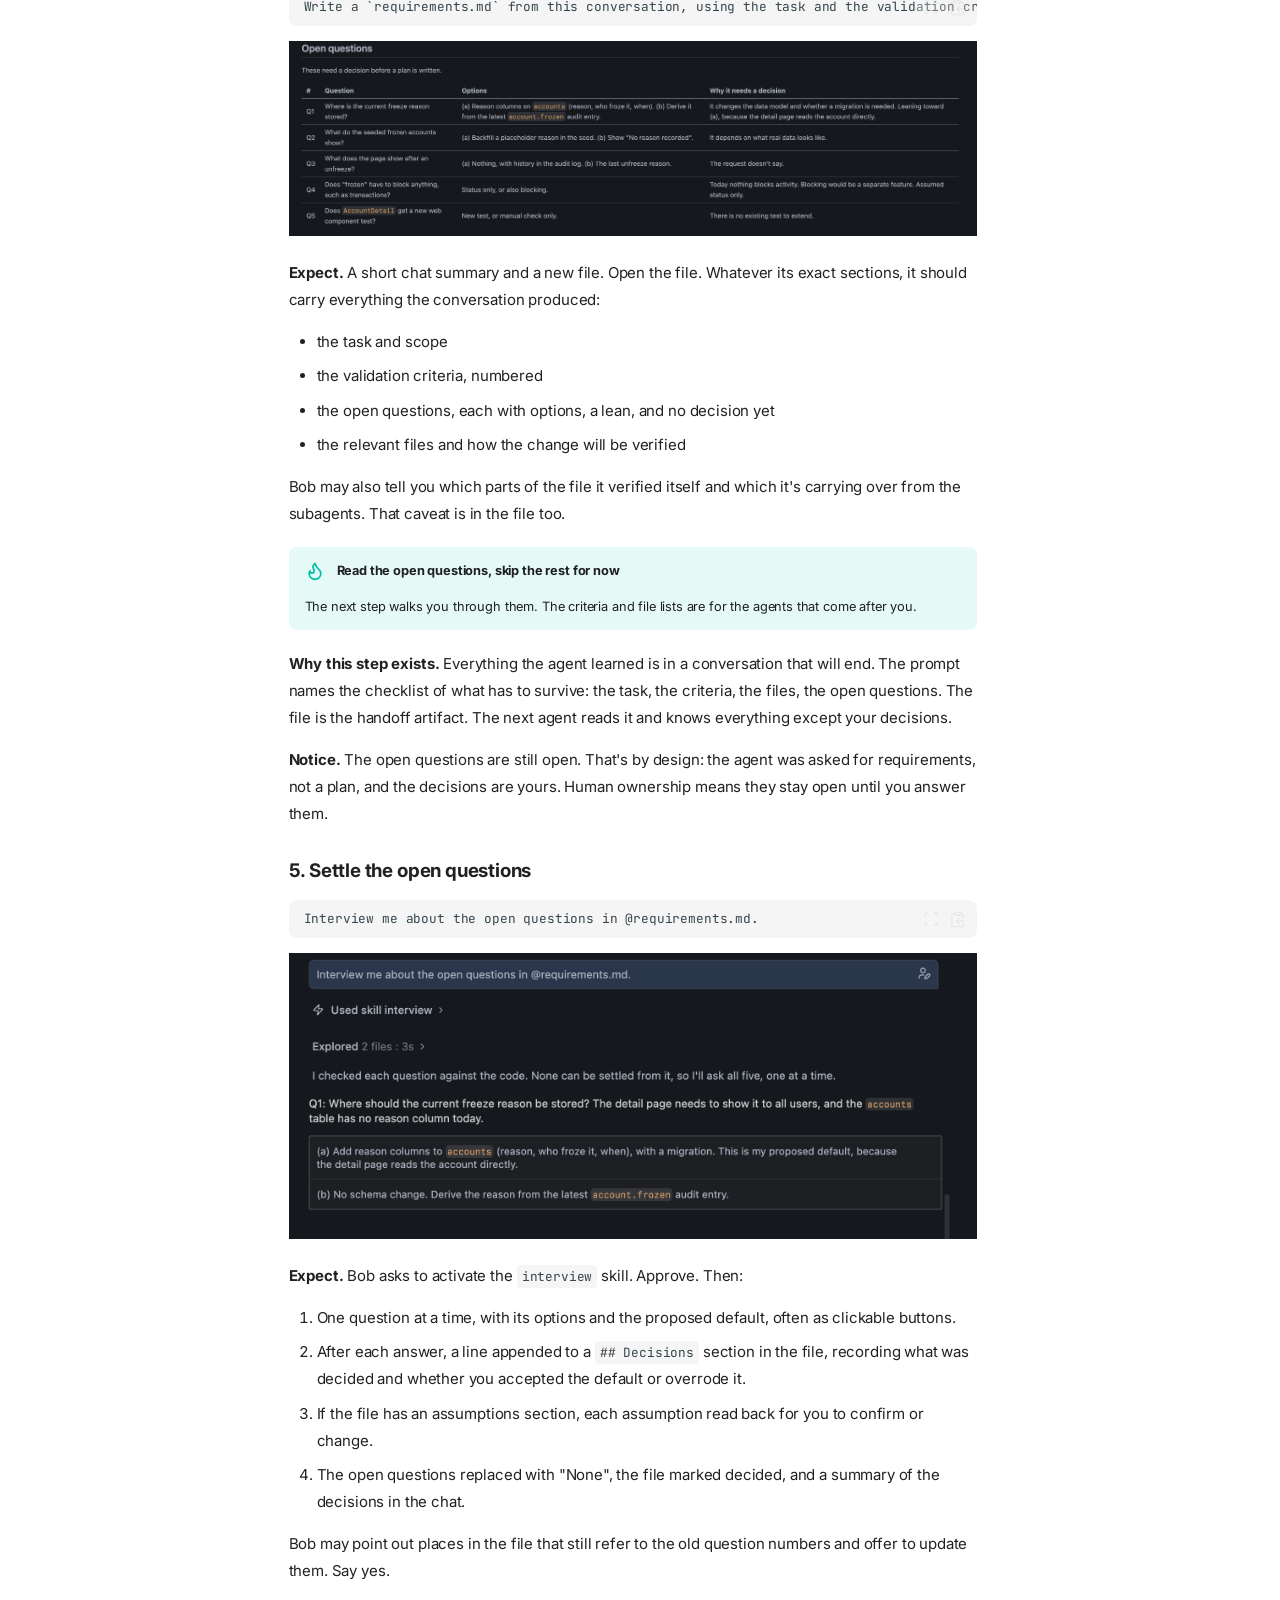
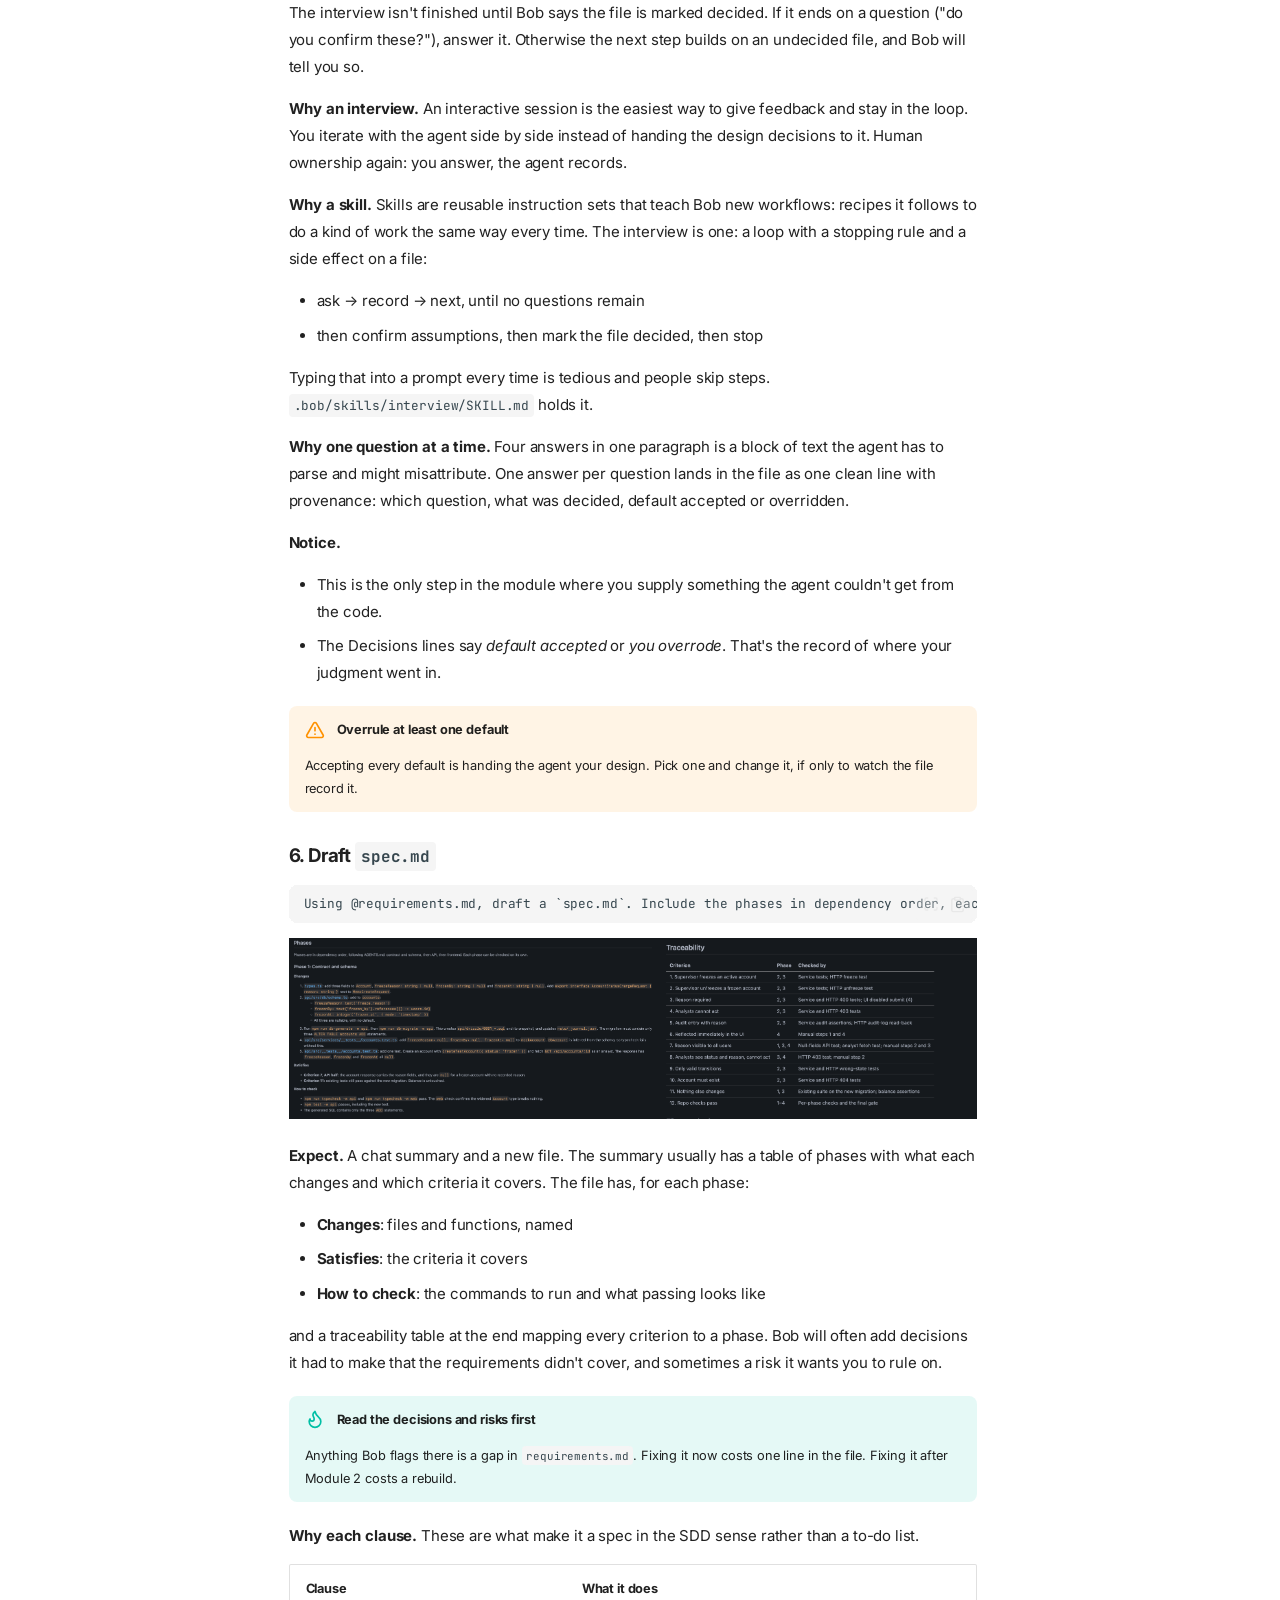
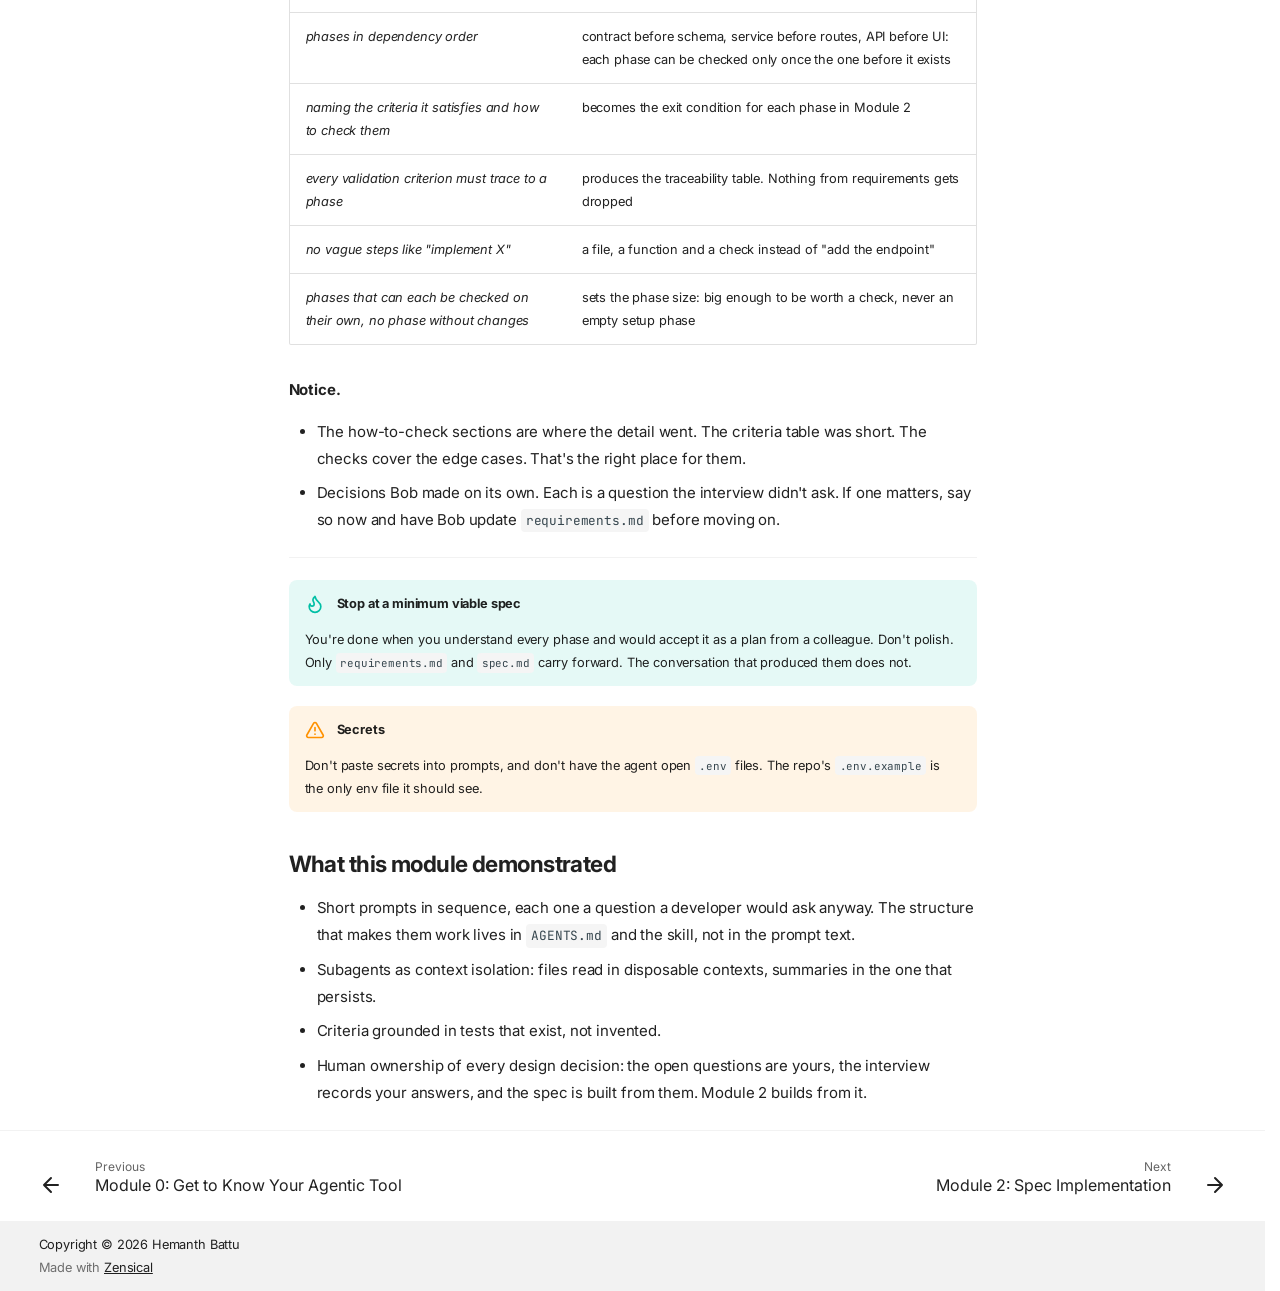
<file: modules/module1/index.html>
<!doctype html>
<html lang="en" class="no-js">
  <head>
    
      <meta charset="utf-8">
      <meta name="viewport" content="width=device-width,initial-scale=1">
      
        <meta name="description" content="Hands-on workshop for spec-driven development with agentic coding tools: requirements, spec, implementation, and verification.">
      
      
        <meta name="author" content="Hemanth Battu">
      
      
        <link rel="canonical" href="https://hbattu73.github.io/sdd-workshop-guide/modules/module1/">
      
      
        <link rel="prev" href="../module0/">
      
      
        <link rel="next" href="../module2/">
      
      
        
      
      
      <link rel="icon" href="../../assets/images/favicon.png">
      <meta name="generator" content="zensical-0.0.46">
    
    
      
        <title>Module 1: Requirements Gathering and Spec Creation - Agentic Engineering in Practice</title>
      
    
    
      
        
      
      <link rel="stylesheet" href="../../assets/stylesheets/modern/main.19d3147f.min.css">
      
        
          
        
        <link rel="stylesheet" href="../../assets/stylesheets/modern/palette.dfe2e883.min.css">
      
      


    
    
      
    
    
      
        
        
        <link rel="preconnect" href="https://fonts.gstatic.com" crossorigin>
        <link rel="stylesheet" href="https://fonts.googleapis.com/css?family=Inter:300,300i,400,400i,500,500i,700,700i%7CJetBrains+Mono:400,400i,700,700i&amp;display=fallback">
        <style>:root{--md-text-font:"Inter";--md-code-font:"JetBrains Mono"}</style>
      
    
    
      <link rel="stylesheet" href="../../presentation/viewer.css">
    
    <script>__md_scope=new URL("../..",location),__md_scope.pathname.endsWith("/")||(__md_scope=new URL(__md_scope.pathname+"/",location)),__md_hash=e=>[...e].reduce(((e,t)=>(e<<5)-e+t.charCodeAt(0)),0),__md_get=(e,t=localStorage,_=__md_scope)=>JSON.parse(t.getItem(_.pathname+"."+e)),__md_set=(e,t,_=localStorage,a=__md_scope)=>{try{_.setItem(a.pathname+"."+e,JSON.stringify(t))}catch(e){}},document.documentElement.setAttribute("data-platform",navigator.platform)</script>
    
      

    
    
  </head>
  
  
    
    
      
    
    
    
    
    <body dir="ltr" data-md-color-scheme="default" data-md-color-primary="indigo" data-md-color-accent="indigo">
  
    
    <input class="md-toggle" data-md-toggle="drawer" type="checkbox" id="__drawer" autocomplete="off">
    <input class="md-toggle" data-md-toggle="search" type="checkbox" id="__search" autocomplete="off">
    <label class="md-overlay" for="__drawer" aria-label="Navigation"></label>
    <div data-md-component="skip">
      
        
        <a href="#module-1-requirements-gathering-and-spec-creation" class="md-skip">
          Skip to content
        </a>
      
    </div>
    <div data-md-component="announce">
      
    </div>
    
    
      

<header class="md-header" data-md-component="header">
  <nav class="md-header__inner md-grid" aria-label="Header">
    <a href="../.." title="Agentic Engineering in Practice" class="md-header__button md-logo" aria-label="Agentic Engineering in Practice" data-md-component="logo">
      
  
  <svg xmlns="http://www.w3.org/2000/svg" fill="none" stroke="currentColor" stroke-linecap="round" stroke-linejoin="round" stroke-width="2" class="lucide lucide-blocks" viewBox="0 0 24 24"><path d="M10 22V7a1 1 0 0 0-1-1H4a2 2 0 0 0-2 2v12a2 2 0 0 0 2 2h12a2 2 0 0 0 2-2v-5a1 1 0 0 0-1-1H2"/><rect width="8" height="8" x="14" y="2" rx="1"/></svg>

    </a>
    <label class="md-header__button md-icon" for="__drawer" aria-label="Navigation">
      
      <svg xmlns="http://www.w3.org/2000/svg" fill="none" stroke="currentColor" stroke-linecap="round" stroke-linejoin="round" stroke-width="2" class="lucide lucide-menu" viewBox="0 0 24 24"><path d="M4 5h16M4 12h16M4 19h16"/></svg>
    </label>
    <div class="md-header__title" data-md-component="header-title">
      <div class="md-header__ellipsis">
        <div class="md-header__topic">
          <span class="md-ellipsis">
            Agentic Engineering in Practice
          </span>
        </div>
        <div class="md-header__topic" data-md-component="header-topic">
          <span class="md-ellipsis">
            
              Module 1: Requirements Gathering and Spec Creation
            
          </span>
        </div>
      </div>
    </div>
    
      
        <form class="md-header__option" data-md-component="palette">
  
    
    
    
    <input class="md-option" data-md-color-media="none" data-md-color-scheme="default" data-md-color-primary="indigo" data-md-color-accent="indigo"  aria-label="Switch to dark mode"  type="radio" name="__palette" id="__palette_0">
    
      <label class="md-header__button md-icon" title="Switch to dark mode" for="__palette_1" hidden>
        <svg xmlns="http://www.w3.org/2000/svg" fill="none" stroke="currentColor" stroke-linecap="round" stroke-linejoin="round" stroke-width="2" class="lucide lucide-sun" viewBox="0 0 24 24"><circle cx="12" cy="12" r="4"/><path d="M12 2v2M12 20v2M4.93 4.93l1.41 1.41M17.66 17.66l1.41 1.41M2 12h2M20 12h2M6.34 17.66l-1.41 1.41M19.07 4.93l-1.41 1.41"/></svg>
      </label>
    
  
    
    
    
    <input class="md-option" data-md-color-media="none" data-md-color-scheme="slate" data-md-color-primary="indigo" data-md-color-accent="indigo"  aria-label="Switch to light mode"  type="radio" name="__palette" id="__palette_1">
    
      <label class="md-header__button md-icon" title="Switch to light mode" for="__palette_0" hidden>
        <svg xmlns="http://www.w3.org/2000/svg" fill="none" stroke="currentColor" stroke-linecap="round" stroke-linejoin="round" stroke-width="2" class="lucide lucide-moon" viewBox="0 0 24 24"><path d="M20.985 12.486a9 9 0 1 1-9.473-9.472c.405-.022.617.46.402.803a6 6 0 0 0 8.268 8.268c.344-.215.825-.004.803.401"/></svg>
      </label>
    
  
</form>
      
    
    
      <script>var palette=__md_get("__palette");if(palette&&palette.color){if("(prefers-color-scheme)"===palette.color.media){var media=matchMedia("(prefers-color-scheme: light)"),input=document.querySelector(media.matches?"[data-md-color-media='(prefers-color-scheme: light)']":"[data-md-color-media='(prefers-color-scheme: dark)']");palette.color.media=input.getAttribute("data-md-color-media"),palette.color.scheme=input.getAttribute("data-md-color-scheme"),palette.color.primary=input.getAttribute("data-md-color-primary"),palette.color.accent=input.getAttribute("data-md-color-accent")}for(var[key,value]of Object.entries(palette.color))document.body.setAttribute("data-md-color-"+key,value)}</script>
    
    
    
      
      
        <label class="md-header__button md-icon" for="__search" aria-label="Search">
          
          <svg xmlns="http://www.w3.org/2000/svg" fill="none" stroke="currentColor" stroke-linecap="round" stroke-linejoin="round" stroke-width="2" class="lucide lucide-search" viewBox="0 0 24 24"><path d="m21 21-4.34-4.34"/><circle cx="11" cy="11" r="8"/></svg>
        </label>
        <div class="md-search" data-md-component="search" role="dialog" aria-label="Search">
  <button type="button" class="md-search__button">
    Search
  </button>
</div>
      
    
    <div class="md-header__source">
      
    </div>
  </nav>
  
</header>
    
    <div class="md-container" data-md-component="container">
      
      
        
          
            
<nav class="md-tabs" aria-label="Tabs" data-md-component="tabs">
  <div class="md-grid">
    <ul class="md-tabs__list">
      
        
  
  
  
  
    
      
      
        
          
        
      
    
    
    
    
      <li class="md-tabs__item">
        <a href="../.." class="md-tabs__link">
          
  
  Home

        </a>
      </li>
    
  

      
        
  
  
  
  
    
      
      
        
          
        
      
    
    
    
    
      <li class="md-tabs__item">
        <a href="../../prework/" class="md-tabs__link">
          
  
  Prework

        </a>
      </li>
    
  

      
        
  
  
  
  
    
      
      
        
          
        
      
    
    
    
    
      <li class="md-tabs__item">
        <a href="../../presentation/" class="md-tabs__link">
          
  
  Presentation

        </a>
      </li>
    
  

      
        
  
  
  
    
  
  
    
      
      
        
          
        
      
        
      
        
      
        
      
        
      
    
    
    
    
      <li class="md-tabs__item md-tabs__item--active">
        <a href="../" class="md-tabs__link">
          
  
  Modules

        </a>
      </li>
    
  

      
    </ul>
  </div>
</nav>
          
        
      
      <main class="md-main" data-md-component="main">
        <div class="md-main__inner md-grid">
          
            
              
              <div class="md-sidebar md-sidebar--primary" data-md-component="sidebar" data-md-type="navigation" >
                <div class="md-sidebar__scrollwrap">
                  <div class="md-sidebar__inner">
                    


  


<nav class="md-nav md-nav--primary md-nav--lifted" aria-label="Navigation" data-md-level="0">
  <label class="md-nav__title" for="__drawer">
    <a href="../.." title="Agentic Engineering in Practice" class="md-nav__button md-logo" aria-label="Agentic Engineering in Practice" data-md-component="logo">
      
  
  <svg xmlns="http://www.w3.org/2000/svg" fill="none" stroke="currentColor" stroke-linecap="round" stroke-linejoin="round" stroke-width="2" class="lucide lucide-blocks" viewBox="0 0 24 24"><path d="M10 22V7a1 1 0 0 0-1-1H4a2 2 0 0 0-2 2v12a2 2 0 0 0 2 2h12a2 2 0 0 0 2-2v-5a1 1 0 0 0-1-1H2"/><rect width="8" height="8" x="14" y="2" rx="1"/></svg>

    </a>
    Agentic Engineering in Practice
  </label>
  
  <ul class="md-nav__list" data-md-scrollfix>
    
      
      
  
  
  
  
    
    
      
        
          
        
      
    
    
    
      
      
        
      
    
    
    <li class="md-nav__item md-nav__item--nested">
      
        
        
        <input class="md-nav__toggle md-toggle " type="checkbox" id="__nav_1" >
        
          
          <div class="md-nav__link md-nav__container">
            <a href="../.." class="md-nav__link ">
              
  
  
  <span class="md-ellipsis">
    
  
  Home

    
  </span>
  
  

            </a>
            
          </div>
        
        <nav class="md-nav" data-md-level="1" aria-labelledby="__nav_1_label" aria-expanded="false">
          <label class="md-nav__title" for="__nav_1">
            <span class="md-nav__icon md-icon"></span>
            
  
  Home

          </label>
          <ul class="md-nav__list" data-md-scrollfix>
            
              
            
          </ul>
        </nav>
      
    </li>
  

    
      
      
  
  
  
  
    
    
      
        
          
        
      
    
    
    
      
      
        
      
    
    
    <li class="md-nav__item md-nav__item--nested">
      
        
        
        <input class="md-nav__toggle md-toggle " type="checkbox" id="__nav_2" >
        
          
          <div class="md-nav__link md-nav__container">
            <a href="../../prework/" class="md-nav__link ">
              
  
  
  <span class="md-ellipsis">
    
  
  Prework

    
  </span>
  
  

            </a>
            
          </div>
        
        <nav class="md-nav" data-md-level="1" aria-labelledby="__nav_2_label" aria-expanded="false">
          <label class="md-nav__title" for="__nav_2">
            <span class="md-nav__icon md-icon"></span>
            
  
  Prework

          </label>
          <ul class="md-nav__list" data-md-scrollfix>
            
              
            
          </ul>
        </nav>
      
    </li>
  

    
      
      
  
  
  
  
    
    
      
        
          
        
      
    
    
    
      
      
        
      
    
    
    <li class="md-nav__item md-nav__item--nested">
      
        
        
        <input class="md-nav__toggle md-toggle " type="checkbox" id="__nav_3" >
        
          
          <div class="md-nav__link md-nav__container">
            <a href="../../presentation/" class="md-nav__link ">
              
  
  
  <span class="md-ellipsis">
    
  
  Presentation

    
  </span>
  
  

            </a>
            
          </div>
        
        <nav class="md-nav" data-md-level="1" aria-labelledby="__nav_3_label" aria-expanded="false">
          <label class="md-nav__title" for="__nav_3">
            <span class="md-nav__icon md-icon"></span>
            
  
  Presentation

          </label>
          <ul class="md-nav__list" data-md-scrollfix>
            
              
            
          </ul>
        </nav>
      
    </li>
  

    
      
      
  
  
    
  
  
  
    
    
      
        
          
        
      
        
      
        
      
        
      
        
      
    
    
    
      
        
        
      
      
        
      
    
    
    <li class="md-nav__item md-nav__item--active md-nav__item--section md-nav__item--nested">
      
        
        
        <input class="md-nav__toggle md-toggle " type="checkbox" id="__nav_4" checked>
        
          
          <div class="md-nav__link md-nav__container">
            <a href="../" class="md-nav__link ">
              
  
  
  <span class="md-ellipsis">
    
  
  Modules

    
  </span>
  
  

            </a>
            
              
              <label class="md-nav__link " for="__nav_4" id="__nav_4_label" tabindex="">
                <span class="md-nav__icon md-icon"></span>
              </label>
            
          </div>
        
        <nav class="md-nav" data-md-level="1" aria-labelledby="__nav_4_label" aria-expanded="true">
          <label class="md-nav__title" for="__nav_4">
            <span class="md-nav__icon md-icon"></span>
            
  
  Modules

          </label>
          <ul class="md-nav__list" data-md-scrollfix>
            
              
            
              
                
  
  
  
  
    <li class="md-nav__item">
      <a href="../module0/" class="md-nav__link">
        
  
  
  <span class="md-ellipsis">
    
  
  Module 0: Get to Know Your Agentic Tool

    
  </span>
  
  

      </a>
    </li>
  

              
            
              
                
  
  
    
  
  
  
    <li class="md-nav__item md-nav__item--active">
      
      
      
      
        
      
      
        <label class="md-nav__link md-nav__link--active" for="__toc">
          
  
  
  <span class="md-ellipsis">
    
  
  Module 1: Requirements Gathering and Spec Creation

    
  </span>
  
  

          <span class="md-nav__icon md-icon"></span>
        </label>
      
      <a href="././" class="md-nav__link md-nav__link--active">
        
  
  
  <span class="md-ellipsis">
    
  
  Module 1: Requirements Gathering and Spec Creation

    
  </span>
  
  

      </a>
      
        


<nav class="md-nav md-nav--secondary" aria-label="On this page">
  
  
  
    
  
  
    <label class="md-nav__title" for="__toc">
      <span class="md-nav__icon md-icon"></span>
      On this page
    </label>
    <ul class="md-nav__list" data-md-component="toc" data-md-scrollfix>
      
        <li class="md-nav__item">
  <a href="#the-codebase" class="md-nav__link">
    <span class="md-ellipsis">
      <span class="md-typeset">
        The Codebase
      </span>
    </span>
  </a>
  
</li>
      
        <li class="md-nav__item">
  <a href="#your-task" class="md-nav__link">
    <span class="md-ellipsis">
      <span class="md-typeset">
        Your Task
      </span>
    </span>
  </a>
  
</li>
      
        <li class="md-nav__item">
  <a href="#part-a-understand-ask-mode" class="md-nav__link">
    <span class="md-ellipsis">
      <span class="md-typeset">
        Part A: Understand (Ask mode)
      </span>
    </span>
  </a>
  
    <nav class="md-nav" aria-label="Part A: Understand (Ask mode)">
      <ul class="md-nav__list">
        
          <li class="md-nav__item">
  <a href="#1-map-the-territory-with-subagents" class="md-nav__link">
    <span class="md-ellipsis">
      <span class="md-typeset">
        1. Map the territory with subagents
      </span>
    </span>
  </a>
  
</li>
        
          <li class="md-nav__item">
  <a href="#2-define-validation-criteria" class="md-nav__link">
    <span class="md-ellipsis">
      <span class="md-typeset">
        2. Define validation criteria
      </span>
    </span>
  </a>
  
</li>
        
          <li class="md-nav__item">
  <a href="#3-surface-open-questions" class="md-nav__link">
    <span class="md-ellipsis">
      <span class="md-typeset">
        3. Surface open questions
      </span>
    </span>
  </a>
  
</li>
        
      </ul>
    </nav>
  
</li>
      
        <li class="md-nav__item">
  <a href="#part-b-decide-and-write-plan-mode" class="md-nav__link">
    <span class="md-ellipsis">
      <span class="md-typeset">
        Part B: Decide and write (Plan mode)
      </span>
    </span>
  </a>
  
    <nav class="md-nav" aria-label="Part B: Decide and write (Plan mode)">
      <ul class="md-nav__list">
        
          <li class="md-nav__item">
  <a href="#4-write-requirementsmd" class="md-nav__link">
    <span class="md-ellipsis">
      <span class="md-typeset">
        4. Write <code>requirements.md</code>
      </span>
    </span>
  </a>
  
</li>
        
          <li class="md-nav__item">
  <a href="#5-settle-the-open-questions" class="md-nav__link">
    <span class="md-ellipsis">
      <span class="md-typeset">
        5. Settle the open questions
      </span>
    </span>
  </a>
  
</li>
        
          <li class="md-nav__item">
  <a href="#6-draft-specmd" class="md-nav__link">
    <span class="md-ellipsis">
      <span class="md-typeset">
        6. Draft <code>spec.md</code>
      </span>
    </span>
  </a>
  
</li>
        
      </ul>
    </nav>
  
</li>
      
        <li class="md-nav__item">
  <a href="#what-this-module-demonstrated" class="md-nav__link">
    <span class="md-ellipsis">
      <span class="md-typeset">
        What this module demonstrated
      </span>
    </span>
  </a>
  
</li>
      
    </ul>
  
</nav>
      
    </li>
  

              
            
              
                
  
  
  
  
    <li class="md-nav__item">
      <a href="../module2/" class="md-nav__link">
        
  
  
  <span class="md-ellipsis">
    
  
  Module 2: Spec Implementation

    
  </span>
  
  

      </a>
    </li>
  

              
            
              
                
  
  
  
  
    <li class="md-nav__item">
      <a href="../module3/" class="md-nav__link">
        
  
  
  <span class="md-ellipsis">
    
  
  Module 3: Validation

    
  </span>
  
  

      </a>
    </li>
  

              
            
          </ul>
        </nav>
      
    </li>
  

    
  </ul>
</nav>
                  </div>
                </div>
              </div>
            
            
              
              <div class="md-sidebar md-sidebar--secondary" data-md-component="sidebar" data-md-type="toc" >
                <div class="md-sidebar__scrollwrap">
                  
                    
                    
                    
                      
                    
                    
                      <input class="md-nav__toggle md-toggle" type="checkbox" id="__toc">
                      <div class="md-sidebar-button__wrapper">
                        <label class="md-sidebar-button" for="__toc"></label>
                      </div>
                    
                  
                  <div class="md-sidebar__inner">
                    


<nav class="md-nav md-nav--secondary" aria-label="On this page">
  
  
  
    
  
  
    <label class="md-nav__title" for="__toc">
      <span class="md-nav__icon md-icon"></span>
      On this page
    </label>
    <ul class="md-nav__list" data-md-component="toc" data-md-scrollfix>
      
        <li class="md-nav__item">
  <a href="#the-codebase" class="md-nav__link">
    <span class="md-ellipsis">
      <span class="md-typeset">
        The Codebase
      </span>
    </span>
  </a>
  
</li>
      
        <li class="md-nav__item">
  <a href="#your-task" class="md-nav__link">
    <span class="md-ellipsis">
      <span class="md-typeset">
        Your Task
      </span>
    </span>
  </a>
  
</li>
      
        <li class="md-nav__item">
  <a href="#part-a-understand-ask-mode" class="md-nav__link">
    <span class="md-ellipsis">
      <span class="md-typeset">
        Part A: Understand (Ask mode)
      </span>
    </span>
  </a>
  
    <nav class="md-nav" aria-label="Part A: Understand (Ask mode)">
      <ul class="md-nav__list">
        
          <li class="md-nav__item">
  <a href="#1-map-the-territory-with-subagents" class="md-nav__link">
    <span class="md-ellipsis">
      <span class="md-typeset">
        1. Map the territory with subagents
      </span>
    </span>
  </a>
  
</li>
        
          <li class="md-nav__item">
  <a href="#2-define-validation-criteria" class="md-nav__link">
    <span class="md-ellipsis">
      <span class="md-typeset">
        2. Define validation criteria
      </span>
    </span>
  </a>
  
</li>
        
          <li class="md-nav__item">
  <a href="#3-surface-open-questions" class="md-nav__link">
    <span class="md-ellipsis">
      <span class="md-typeset">
        3. Surface open questions
      </span>
    </span>
  </a>
  
</li>
        
      </ul>
    </nav>
  
</li>
      
        <li class="md-nav__item">
  <a href="#part-b-decide-and-write-plan-mode" class="md-nav__link">
    <span class="md-ellipsis">
      <span class="md-typeset">
        Part B: Decide and write (Plan mode)
      </span>
    </span>
  </a>
  
    <nav class="md-nav" aria-label="Part B: Decide and write (Plan mode)">
      <ul class="md-nav__list">
        
          <li class="md-nav__item">
  <a href="#4-write-requirementsmd" class="md-nav__link">
    <span class="md-ellipsis">
      <span class="md-typeset">
        4. Write <code>requirements.md</code>
      </span>
    </span>
  </a>
  
</li>
        
          <li class="md-nav__item">
  <a href="#5-settle-the-open-questions" class="md-nav__link">
    <span class="md-ellipsis">
      <span class="md-typeset">
        5. Settle the open questions
      </span>
    </span>
  </a>
  
</li>
        
          <li class="md-nav__item">
  <a href="#6-draft-specmd" class="md-nav__link">
    <span class="md-ellipsis">
      <span class="md-typeset">
        6. Draft <code>spec.md</code>
      </span>
    </span>
  </a>
  
</li>
        
      </ul>
    </nav>
  
</li>
      
        <li class="md-nav__item">
  <a href="#what-this-module-demonstrated" class="md-nav__link">
    <span class="md-ellipsis">
      <span class="md-typeset">
        What this module demonstrated
      </span>
    </span>
  </a>
  
</li>
      
    </ul>
  
</nav>
                  </div>
                </div>
              </div>
            
          
          
            <div class="md-content" data-md-component="content">
              
                




              
              <article class="md-content__inner md-typeset">
                
                  

<h1 id="module-1-requirements-gathering-and-spec-creation">Module 1: Requirements Gathering and Spec Creation<a class="headerlink" href="#module-1-requirements-gathering-and-spec-creation" title="Permanent link">&para;</a></h1>
<h2 id="the-codebase">The Codebase<a class="headerlink" href="#the-codebase" title="Permanent link">&para;</a></h2>
<p>Finch Financial is an internal operations console for a fictional neobank. The app is already running with the following functionality built:</p>
<ul>
<li>Sign in via email and password (all users share the password <code>Password123!</code>)</li>
<li>Browse and filter customer accounts by status and name</li>
<li>Search and filter transactions across all accounts</li>
<li>View an account's detail page with transactions, memos, and audit log</li>
<li>RBAC: analysts see active and frozen accounts. Supervisors can also see closed accounts. Only supervisors can add memos.</li>
</ul>
<h2 id="your-task">Your Task<a class="headerlink" href="#your-task" title="Permanent link">&para;</a></h2>
<p>The workshop builds the <strong>Freeze and Unfreeze</strong> product request in <code>product-requests.md</code>:</p>
<div class="admonition quote">
<p class="admonition-title">Product request</p>
<p><strong>Freeze and unfreeze customer accounts when suspicious activity is detected.</strong></p>
<p>An ops analyst notices Northgate Properties just sent a $280,000 wire to Cayman Holdings Ltd, with no prior history of transfers anywhere near that size. They can't freeze the account themselves (that requires a supervisor), so they flag it to their supervisor, who logs in and freezes the account with a reason.</p>
</div>
<p>Modules 2 and 3 build and review this feature, so everyone works on the same one. The file also holds a second request, flagging suspicious transactions with a supervisor resolution queue, for running the whole loop again on your own after the workshop.</p>
<p>This module takes a product request to a spec in one session. The input is the product request. From it you build a working knowledge of the codebase and the requirements of the feature, and from those you write the spec: the implementation plan. Two halves: understand the ground your feature lands on, then decide and write.</p>
<p><strong>Human ownership is high here by design.</strong> You're the arbiter of the design decisions, so that you understand what you're shipping and the comprehension debt stays low. The agent explores, drafts, and asks. You decide.</p>
<p>Stay in <strong>Ask</strong> mode while you explore (the agent can read the repo but not change it). Switch to <strong>Plan</strong> mode when it's time to write (it can edit files but not execute anything).</p>
<p>Everything in a grey code block is pasted to Bob verbatim. The <strong>Expect</strong> and <strong>Notice</strong> notes under each prompt describe what a good run looks like, so you can tell when you're on track.</p>
<div class="admonition info">
<p class="admonition-title">Before you start</p>
<ul>
<li>Bob is open on <code>~/finch-financial</code> inside WSL (see Prework step 6).</li>
<li>Mode selector set to <strong>Ask</strong>. Permissions dropdown: leave <strong>Read</strong> on and everything else off for this module. You want to see the approval cards.</li>
<li>Open <code>AGENTS.md</code> and skim it. Bob loads it on every conversation. It's where the repo's conventions live, which is why the prompts below can stay short.</li>
</ul>
</div>
<hr />
<h2 id="part-a-understand-ask-mode">Part A: Understand (Ask mode)<a class="headerlink" href="#part-a-understand-ask-mode" title="Permanent link">&para;</a></h2>
<p>Ask mode can read and spawn read-only subagents. It cannot edit files or run commands.</p>
<h3 id="1-map-the-territory-with-subagents">1. Map the territory with subagents<a class="headerlink" href="#1-map-the-territory-with-subagents" title="Permanent link">&para;</a></h3>
<div class="language-text highlight"><pre><span></span><code><span id="__span-0-1"><a id="__codelineno-0-1" name="__codelineno-0-1" href="#__codelineno-0-1"></a>I&#39;m adding the Freeze and Unfreeze feature from @product-requests.md and I&#39;m new to this codebase. Use three explore subagents in parallel and give me only their summaries:
</span><span id="__span-0-2"><a id="__codelineno-0-2" name="__codelineno-0-2" href="#__codelineno-0-2"></a>1. The most similar existing feature, traced from the API call down to the database and its tests. Just the files, in order.
</span><span id="__span-0-3"><a id="__codelineno-0-3" name="__codelineno-0-3" href="#__codelineno-0-3"></a>2. Rules the code enforces when an account&#39;s status or balance changes. One line each, with the file.
</span><span id="__span-0-4"><a id="__codelineno-0-4" name="__codelineno-0-4" href="#__codelineno-0-4"></a>3. Existing parts of the app this feature would touch. As a table.
</span><span id="__span-0-5"><a id="__codelineno-0-5" name="__codelineno-0-5" href="#__codelineno-0-5"></a>Don&#39;t plan or write code yet.
</span></code></pre></div>
<p><img alt="Three subagent cards with their stats (tool calls, tokens, cost, elapsed), task header context counter in frame" src="../../assets/module1/fan-out.png" /></p>
<p><strong>Expect.</strong> Bob reads the product request itself, then asks to spawn three explore subagents. Approve each. Three cards appear and run for a minute or so. Then three summaries land in the chat:</p>
<ol>
<li><strong>Account memos</strong> named as the closest feature, with its files listed in order from the shared types through the web client, the route, the service, the audit helper, the repositories, the schema and the tests. That list is the recipe you'll copy.</li>
<li>Rules as one-liners with file references, usually grouped. Somewhere in it is the fact that matters most: nothing in the codebase changes an account's status or balance today, so you're adding the first transition, not extending one.</li>
<li>A table of areas to touch with a reason for each. Expect a few you wouldn't have guessed: the seed data already has frozen accounts, and their reasons currently live in memos. The activity feed already knows how to render a reason. The audit labels need new entries.</li>
</ol>
<p>Exact lengths and wording vary from run to run.</p>
<div class="admonition tip">
<p class="admonition-title">You don't need to read every rule</p>
<p>Skim the group headings. The detail is there for when a later step cites it, not for you to absorb now.</p>
</div>
<p><strong>Why three subagents.</strong> This is where context engineering starts, so it's worth understanding what's happening.</p>
<ul>
<li>The context window is the agent's working memory. It's finite, and it's shared by everything in the conversation.</li>
<li>Everything Bob reads stays. A file opened in turn one is still there in turn twenty, competing with the spec you're trying to write for the agent's attention.</li>
<li>Exploring a codebase means opening twenty files, most of which you'll never need again.</li>
</ul>
<p>So the reading happens somewhere else:</p>
<table>
<thead>
<tr>
<th></th>
<th>Main conversation</th>
<th>Explore subagent</th>
</tr>
</thead>
<tbody>
<tr>
<td>Starts with</td>
<td>your whole session so far</td>
<td>an empty context and one question</td>
</tr>
<tr>
<td>Reads</td>
<td>the summaries</td>
<td>twenty files</td>
</tr>
<tr>
<td>Keeps</td>
<td>the summaries</td>
<td>nothing, discarded when done</td>
</tr>
</tbody>
</table>
<p>That is context engineering: <strong>deciding what gets to be in the agent's memory, and keeping the rest out.</strong> The three questions are independent, so they run in parallel instead of one after another.</p>
<p><strong>Why these three questions.</strong> They're the three kinds of requirement, and each is asked for in the shape the next steps can use directly:</p>
<table>
<thead>
<tr>
<th>Question</th>
<th>Kind of requirement</th>
<th>Comes back as</th>
</tr>
</thead>
<tbody>
<tr>
<td>1. Most similar feature</td>
<td>the <em>precedent</em>: what to copy</td>
<td>a file list, in order</td>
</tr>
<tr>
<td>2. Rules enforced</td>
<td>the <em>constraints</em>: what must stay true</td>
<td>one-liners, each with its file</td>
</tr>
<tr>
<td>3. Parts it would touch</td>
<td>the <em>integration surface</em>: what must change</td>
<td>a table</td>
</tr>
</tbody>
</table>
<p><strong>Notice.</strong></p>
<ul>
<li>The context counter in the task header. Add up the tokens on the three cards. Compare to what the main conversation is using. The difference is reading that never entered your context.</li>
<li>How Bob characterizes the sibling, something like "supervisor-only write, audited." That phrase is the architecture lesson. Freeze is the same shape with a status change added.</li>
<li>Any line reporting an <em>absence</em>. Absences tell you what you're adding from scratch.</li>
</ul>
<h3 id="2-define-validation-criteria">2. Define validation criteria<a class="headerlink" href="#2-define-validation-criteria" title="Permanent link">&para;</a></h3>
<div class="language-text highlight"><pre><span></span><code><span id="__span-1-1"><a id="__codelineno-1-1" name="__codelineno-1-1" href="#__codelineno-1-1"></a>What does this repo already give me to verify a change against? Then turn the expected outcomes in the product request into validation criteria, one per outcome, each with a pass condition.
</span></code></pre></div>
<p><img alt="The validation criteria table, outcome on the left, pass condition on the right" src="../../assets/module1/criteria.png" /></p>
<p><strong>Expect.</strong> Two parts.</p>
<ol>
<li><strong>What exists</strong>: the test commands, the fixtures, and the nearest test file to copy, plus anything about the test setup that would trip you up. Shape varies.</li>
<li><strong>Criteria</strong>: one row per outcome in the request, each with a pass condition you could hand to a test: "returns success, and a following GET shows <code>status: 'frozen'</code>."</li>
</ol>
<p>Bob will often add a note on what it inferred rather than read in the request. Those become assumptions in <code>requirements.md</code>, and the interview in step 5 asks you to confirm them.</p>
<div class="admonition tip">
<p class="admonition-title">Read the pass conditions, not the tool table</p>
<p>The commands are reference. The pass conditions are what you're checking: could a test assert this? If a row says "works correctly," send it back.</p>
</div>
<p><strong>Why ask what exists first.</strong> Requirements without testable criteria are wishes. Grounding them in the repo means:</p>
<ul>
<li>pass conditions name real commands and fixtures, not a test strategy the agent invented</li>
<li>gaps in coverage surface now, not in Module 2</li>
</ul>
<p><strong>Why "one per outcome, each with a pass condition."</strong> Without it the agent tends to produce one criterion per test case instead of one per outcome. Tying the count to the request's outcomes keeps the list the same size as the request and traceable back to it.</p>
<p><strong>Notice.</strong></p>
<ul>
<li>Anything in part 1 flagged as a gotcha. Those are the things that would have bitten you mid-implementation.</li>
<li>Any assumptions the agent declares. It's telling you what it decided for you.</li>
</ul>
<h3 id="3-surface-open-questions">3. Surface open questions<a class="headerlink" href="#3-surface-open-questions" title="Permanent link">&para;</a></h3>
<div class="language-text highlight"><pre><span></span><code><span id="__span-2-1"><a id="__codelineno-2-1" name="__codelineno-2-1" href="#__codelineno-2-1"></a>What open questions require my input that you can&#39;t settle from the code alone?
</span></code></pre></div>
<p><strong>Expect.</strong> Two lists.</p>
<ul>
<li><strong>Needs your input</strong>: a handful of questions, each with the options and usually a lean. Every one should change the data model or what users see. If one doesn't, it belongs in the second list.</li>
<li><strong>Defaults to veto</strong>: what the agent decided on its own by following the existing pattern, stated so you can overrule it. Bob will often include this. If it doesn't, the same list shows up in <code>requirements.md</code> in step 4.</li>
</ul>
<p><strong>Why ask at all.</strong> Some things the agent can't deduce from the code, and shouldn't. The ambiguous decisions are yours to make. This is a human ownership point: the feature's design choices stay with you.</p>
<p><strong>Why a separate prompt.</strong> The real questions come from <em>combining</em> the three summaries: a fact from one set against a fact from another. Only the main conversation holds all three summaries, so only it can ask this. Folded into the fan-out, it would land at the bottom of a long response.</p>
<p><strong>Why "that you can't settle from the code alone."</strong> <code>AGENTS.md</code> tells Bob to ask only when a decision changes scope, user-visible behavior or the data model, and default the rest. This phrasing invokes that rule, so you get the few decisions that are yours instead of a long list the memo code already answers.</p>
<p><strong>Notice.</strong></p>
<ul>
<li>The second list exists at all. The agent is separating <em>decisions that are yours</em> from <em>decisions it can make by precedent</em>, which is the distinction the interview runs on.</li>
<li>The lean on each question. Take its word on the <em>order</em>. The answers are yours.</li>
</ul>
<hr />
<h2 id="part-b-decide-and-write-plan-mode">Part B: Decide and write (Plan mode)<a class="headerlink" href="#part-b-decide-and-write-plan-mode" title="Permanent link">&para;</a></h2>
<p>Switch the mode selector to <strong>Plan</strong>. Plan mode can write files but still cannot run commands.</p>
<h3 id="4-write-requirementsmd">4. Write <code>requirements.md</code><a class="headerlink" href="#4-write-requirementsmd" title="Permanent link">&para;</a></h3>
<div class="language-text highlight"><pre><span></span><code><span id="__span-3-1"><a id="__codelineno-3-1" name="__codelineno-3-1" href="#__codelineno-3-1"></a>Write a `requirements.md` from this conversation, using the task and the validation criteria we just defined, the relevant files, and the open questions we had defined. Output a requirements artifact only. No plan or code yet.
</span></code></pre></div>
<p><img alt="requirements.md open in the editor, scrolled to the open questions" src="../../assets/module1/requirements.png" /></p>
<p><strong>Expect.</strong> A short chat summary and a new file. Open the file. Whatever its exact sections, it should carry everything the conversation produced:</p>
<ul>
<li>the task and scope</li>
<li>the validation criteria, numbered</li>
<li>the open questions, each with options, a lean, and no decision yet</li>
<li>the relevant files and how the change will be verified</li>
</ul>
<p>Bob may also tell you which parts of the file it verified itself and which it's carrying over from the subagents. That caveat is in the file too.</p>
<div class="admonition tip">
<p class="admonition-title">Read the open questions, skip the rest for now</p>
<p>The next step walks you through them. The criteria and file lists are for the agents that come after you.</p>
</div>
<p><strong>Why this step exists.</strong> Everything the agent learned is in a conversation that will end. The prompt names the checklist of what has to survive: the task, the criteria, the files, the open questions. The file is the handoff artifact. The next agent reads it and knows everything except your decisions.</p>
<p><strong>Notice.</strong> The open questions are still open. That's by design: the agent was asked for requirements, not a plan, and the decisions are yours. Human ownership means they stay open until you answer them.</p>
<h3 id="5-settle-the-open-questions">5. Settle the open questions<a class="headerlink" href="#5-settle-the-open-questions" title="Permanent link">&para;</a></h3>
<div class="language-text highlight"><pre><span></span><code><span id="__span-4-1"><a id="__codelineno-4-1" name="__codelineno-4-1" href="#__codelineno-4-1"></a>Interview me about the open questions in @requirements.md.
</span></code></pre></div>
<p><img alt="One interview question with its options as buttons" src="../../assets/module1/interview.png" /></p>
<p><strong>Expect.</strong> Bob asks to activate the <code>interview</code> skill. Approve. Then:</p>
<ol>
<li>One question at a time, with its options and the proposed default, often as clickable buttons.</li>
<li>After each answer, a line appended to a <code>## Decisions</code> section in the file, recording what was decided and whether you accepted the default or overrode it.</li>
<li>If the file has an assumptions section, each assumption read back for you to confirm or change.</li>
<li>The open questions replaced with "None", the file marked decided, and a summary of the decisions in the chat.</li>
</ol>
<p>Bob may point out places in the file that still refer to the old question numbers and offer to update them. Say yes.</p>
<p>The interview isn't finished until Bob says the file is marked decided. If it ends on a question ("do you confirm these?"), answer it. Otherwise the next step builds on an undecided file, and Bob will tell you so.</p>
<p><strong>Why an interview.</strong> An interactive session is the easiest way to give feedback and stay in the loop. You iterate with the agent side by side instead of handing the design decisions to it. Human ownership again: you answer, the agent records.</p>
<p><strong>Why a skill.</strong> Skills are reusable instruction sets that teach Bob new workflows: recipes it follows to do a kind of work the same way every time. The interview is one: a loop with a stopping rule and a side effect on a file:</p>
<ul>
<li>ask → record → next, until no questions remain</li>
<li>then confirm assumptions, then mark the file decided, then stop</li>
</ul>
<p>Typing that into a prompt every time is tedious and people skip steps. <code>.bob/skills/interview/SKILL.md</code> holds it.</p>
<p><strong>Why one question at a time.</strong> Four answers in one paragraph is a block of text the agent has to parse and might misattribute. One answer per question lands in the file as one clean line with provenance: which question, what was decided, default accepted or overridden.</p>
<p><strong>Notice.</strong></p>
<ul>
<li>This is the only step in the module where you supply something the agent couldn't get from the code.</li>
<li>The Decisions lines say <em>default accepted</em> or <em>you overrode</em>. That's the record of where your judgment went in.</li>
</ul>
<div class="admonition warning">
<p class="admonition-title">Overrule at least one default</p>
<p>Accepting every default is handing the agent your design. Pick one and change it, if only to watch the file record it.</p>
</div>
<h3 id="6-draft-specmd">6. Draft <code>spec.md</code><a class="headerlink" href="#6-draft-specmd" title="Permanent link">&para;</a></h3>
<div class="language-text highlight"><pre><span></span><code><span id="__span-5-1"><a id="__codelineno-5-1" name="__codelineno-5-1" href="#__codelineno-5-1"></a>Using @requirements.md, draft a `spec.md`. Include the phases in dependency order, each naming the criteria it satisfies and how to check them. Every validation criterion must trace to a phase. No vague steps like &quot;implement X&quot;, say what changes and where. Group changes into phases that can each be checked on their own; no phase without changes.
</span></code></pre></div>
<p><img alt="One phase of spec.md showing its Changes, Satisfies and How to check sections, with the traceability table if it fits" src="../../assets/module1/spec-phase.png" /></p>
<p><strong>Expect.</strong> A chat summary and a new file. The summary usually has a table of phases with what each changes and which criteria it covers. The file has, for each phase:</p>
<ul>
<li><strong>Changes</strong>: files and functions, named</li>
<li><strong>Satisfies</strong>: the criteria it covers</li>
<li><strong>How to check</strong>: the commands to run and what passing looks like</li>
</ul>
<p>and a traceability table at the end mapping every criterion to a phase. Bob will often add decisions it had to make that the requirements didn't cover, and sometimes a risk it wants you to rule on.</p>
<div class="admonition tip">
<p class="admonition-title">Read the decisions and risks first</p>
<p>Anything Bob flags there is a gap in <code>requirements.md</code>. Fixing it now costs one line in the file. Fixing it after Module 2 costs a rebuild.</p>
</div>
<p><strong>Why each clause.</strong> These are what make it a spec in the SDD sense rather than a to-do list.</p>
<table>
<thead>
<tr>
<th>Clause</th>
<th>What it does</th>
</tr>
</thead>
<tbody>
<tr>
<td><em>phases in dependency order</em></td>
<td>contract before schema, service before routes, API before UI: each phase can be checked only once the one before it exists</td>
</tr>
<tr>
<td><em>naming the criteria it satisfies and how to check them</em></td>
<td>becomes the exit condition for each phase in Module 2</td>
</tr>
<tr>
<td><em>every validation criterion must trace to a phase</em></td>
<td>produces the traceability table. Nothing from requirements gets dropped</td>
</tr>
<tr>
<td><em>no vague steps like "implement X"</em></td>
<td>a file, a function and a check instead of "add the endpoint"</td>
</tr>
<tr>
<td><em>phases that can each be checked on their own, no phase without changes</em></td>
<td>sets the phase size: big enough to be worth a check, never an empty setup phase</td>
</tr>
</tbody>
</table>
<p><strong>Notice.</strong></p>
<ul>
<li>The how-to-check sections are where the detail went. The criteria table was short. The checks cover the edge cases. That's the right place for them.</li>
<li>Decisions Bob made on its own. Each is a question the interview didn't ask. If one matters, say so now and have Bob update <code>requirements.md</code> before moving on.</li>
</ul>
<hr />
<div class="admonition tip">
<p class="admonition-title">Stop at a minimum viable spec</p>
<p>You're done when you understand every phase and would accept it as a plan from a colleague. Don't polish. Only <code>requirements.md</code> and <code>spec.md</code> carry forward. The conversation that produced them does not.</p>
</div>
<div class="admonition warning">
<p class="admonition-title">Secrets</p>
<p>Don't paste secrets into prompts, and don't have the agent open <code>.env</code> files. The repo's <code>.env.example</code> is the only env file it should see.</p>
</div>
<h2 id="what-this-module-demonstrated">What this module demonstrated<a class="headerlink" href="#what-this-module-demonstrated" title="Permanent link">&para;</a></h2>
<ul>
<li>Short prompts in sequence, each one a question a developer would ask anyway. The structure that makes them work lives in <code>AGENTS.md</code> and the skill, not in the prompt text.</li>
<li>Subagents as context isolation: files read in disposable contexts, summaries in the one that persists.</li>
<li>Criteria grounded in tests that exist, not invented.</li>
<li>Human ownership of every design decision: the open questions are yours, the interview records your answers, and the spec is built from them. Module 2 builds from it.</li>
</ul>














                
              </article>
            </div>
          
          
  <script>var tabs=__md_get("__tabs");if(Array.isArray(tabs))e:for(var set of document.querySelectorAll(".tabbed-set")){var labels=set.querySelector(".tabbed-labels");for(var tab of tabs)for(var label of labels.getElementsByTagName("label"))if(label.innerText.trim()===tab){var input=document.getElementById(label.htmlFor);input.checked=!0;continue e}}</script>

<script>var target=document.getElementById(location.hash.slice(1));target&&target.name&&(target.checked=target.name.startsWith("__tabbed_"))</script>
        </div>
        
          <button type="button" class="md-top md-icon" data-md-component="top" hidden>
  
  <svg xmlns="http://www.w3.org/2000/svg" fill="none" stroke="currentColor" stroke-linecap="round" stroke-linejoin="round" stroke-width="2" class="lucide lucide-circle-arrow-up" viewBox="0 0 24 24"><circle cx="12" cy="12" r="10"/><path d="m16 12-4-4-4 4M12 16V8"/></svg>
  Back to top
</button>
        
      </main>
      
        <footer class="md-footer">
  
    
      
      <nav class="md-footer__inner md-grid" aria-label="Footer" >
        
          
          <a href="../module0/" class="md-footer__link md-footer__link--prev" aria-label="Previous: Module 0: Get to Know Your Agentic Tool">
            <div class="md-footer__button md-icon">
              
              <svg xmlns="http://www.w3.org/2000/svg" fill="none" stroke="currentColor" stroke-linecap="round" stroke-linejoin="round" stroke-width="2" class="lucide lucide-arrow-left" viewBox="0 0 24 24"><path d="m12 19-7-7 7-7M19 12H5"/></svg>
            </div>
            <div class="md-footer__title">
              <span class="md-footer__direction">
                Previous
              </span>
              <div class="md-ellipsis">
                Module 0: Get to Know Your Agentic Tool
              </div>
            </div>
          </a>
        
        
          
          <a href="../module2/" class="md-footer__link md-footer__link--next" aria-label="Next: Module 2: Spec Implementation">
            <div class="md-footer__title">
              <span class="md-footer__direction">
                Next
              </span>
              <div class="md-ellipsis">
                Module 2: Spec Implementation
              </div>
            </div>
            <div class="md-footer__button md-icon">
              
              <svg xmlns="http://www.w3.org/2000/svg" fill="none" stroke="currentColor" stroke-linecap="round" stroke-linejoin="round" stroke-width="2" class="lucide lucide-arrow-right" viewBox="0 0 24 24"><path d="M5 12h14M12 5l7 7-7 7"/></svg>
            </div>
          </a>
        
      </nav>
    
  
  <div class="md-footer-meta md-typeset">
    <div class="md-footer-meta__inner md-grid">
      <div class="md-copyright">
  
    <div class="md-copyright__highlight">
      Copyright &copy; 2026 Hemanth Battu

    </div>
  
  
    Made with
    <a href="https://zensical.org/" target="_blank" rel="noopener">
      Zensical
    </a>
  
</div>
      
    </div>
  </div>
</footer>
      
    </div>
    <div class="md-dialog" data-md-component="dialog">
      <div class="md-dialog__inner md-typeset"></div>
    </div>
    
    
    
      
      
      <script id="__config" type="application/json">{"annotate":null,"base":"../..","features":["announce.dismiss","content.code.annotate","content.code.copy","content.code.select","content.footnote.tooltips","content.tabs.link","content.tooltips","navigation.footer","navigation.indexes","navigation.instant","navigation.instant.prefetch","navigation.path","navigation.sections","navigation.tabs","navigation.top","navigation.tracking","search.highlight"],"search":"../../assets/javascripts/workers/search.b6b7e04f.min.js","tags":null,"translations":{"clipboard.copied":"Copied to clipboard","clipboard.copy":"Copy to clipboard","search.result.more.one":"1 more on this page","search.result.more.other":"# more on this page","search.result.none":"No matching documents","search.result.one":"1 matching document","search.result.other":"# matching documents","search.result.placeholder":"Type to start searching","search.result.term.missing":"Missing","select.version":"Select version"},"version":null}</script>
    
    
      <script src="../../assets/javascripts/bundle.ee611ef6.min.js"></script>
      
        <script src="../../presentation/viewer.js"></script>
      
    
  </body>
</html>
</file>
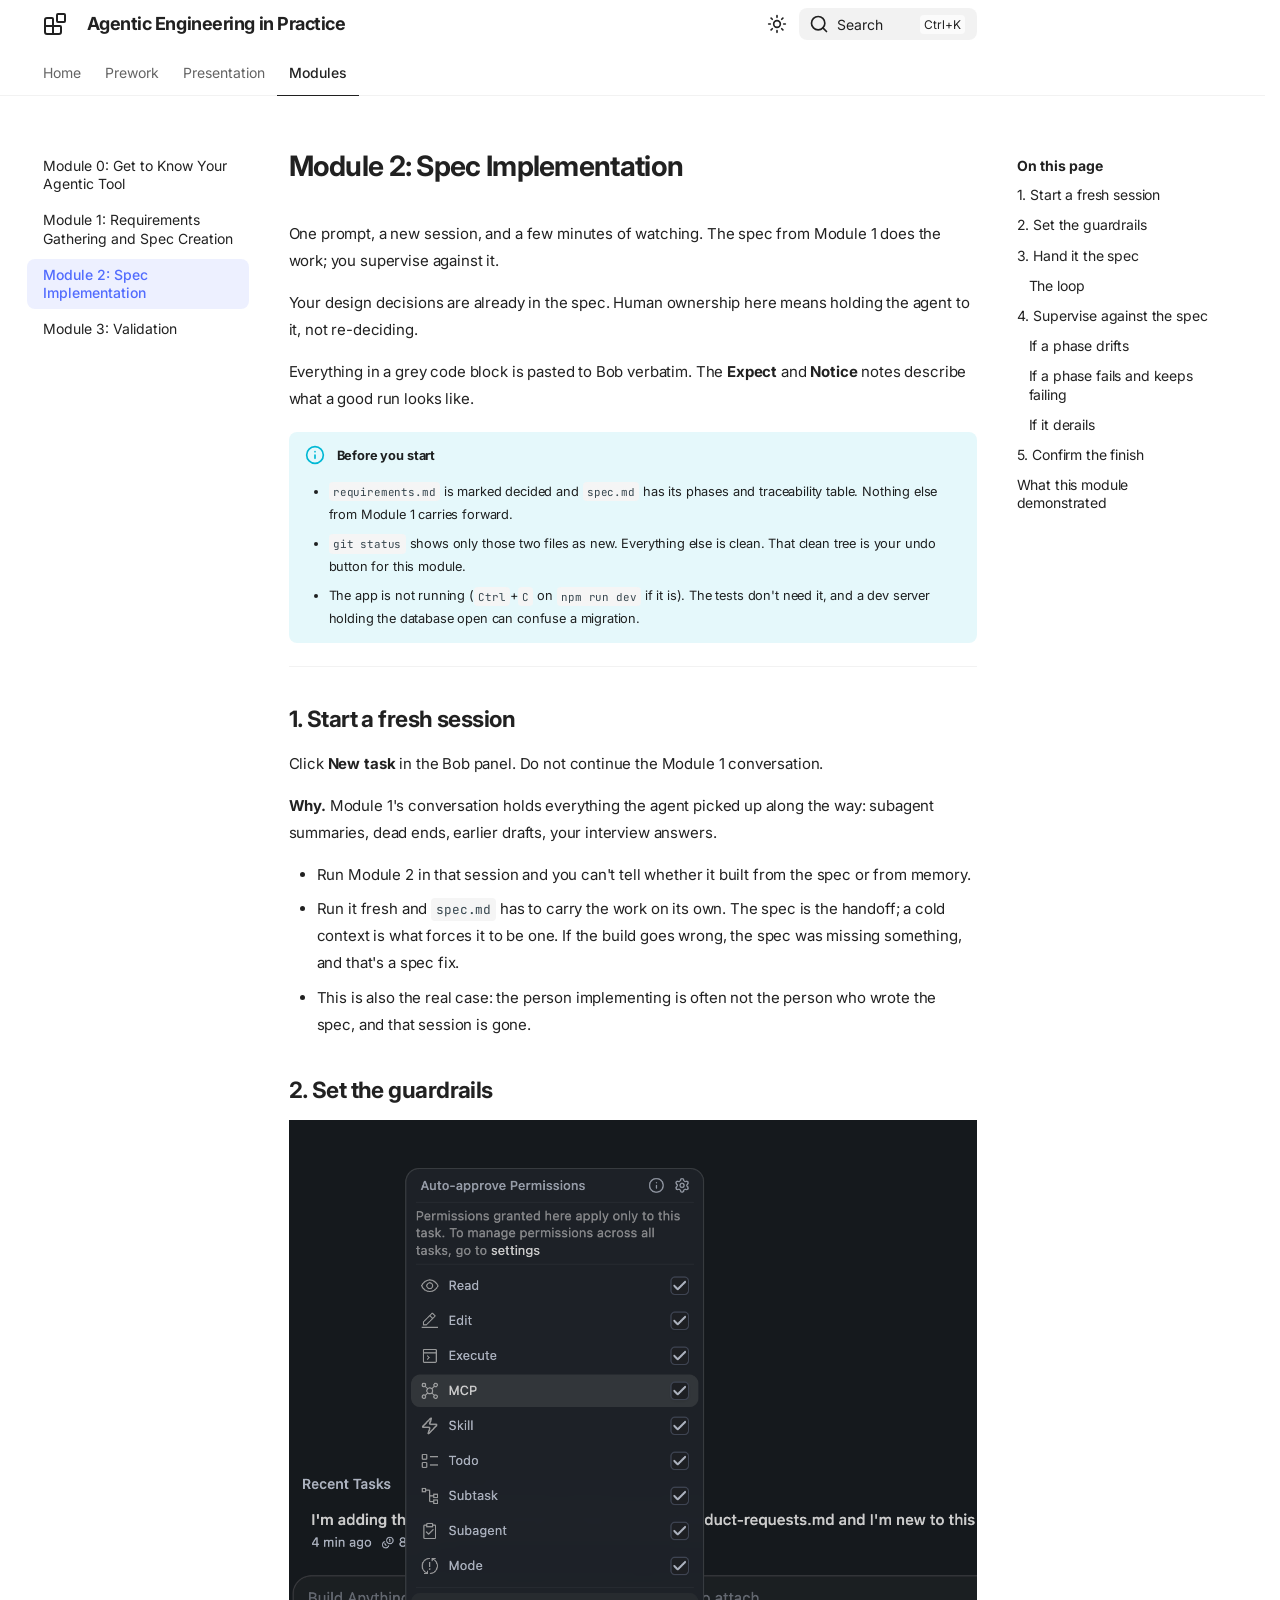
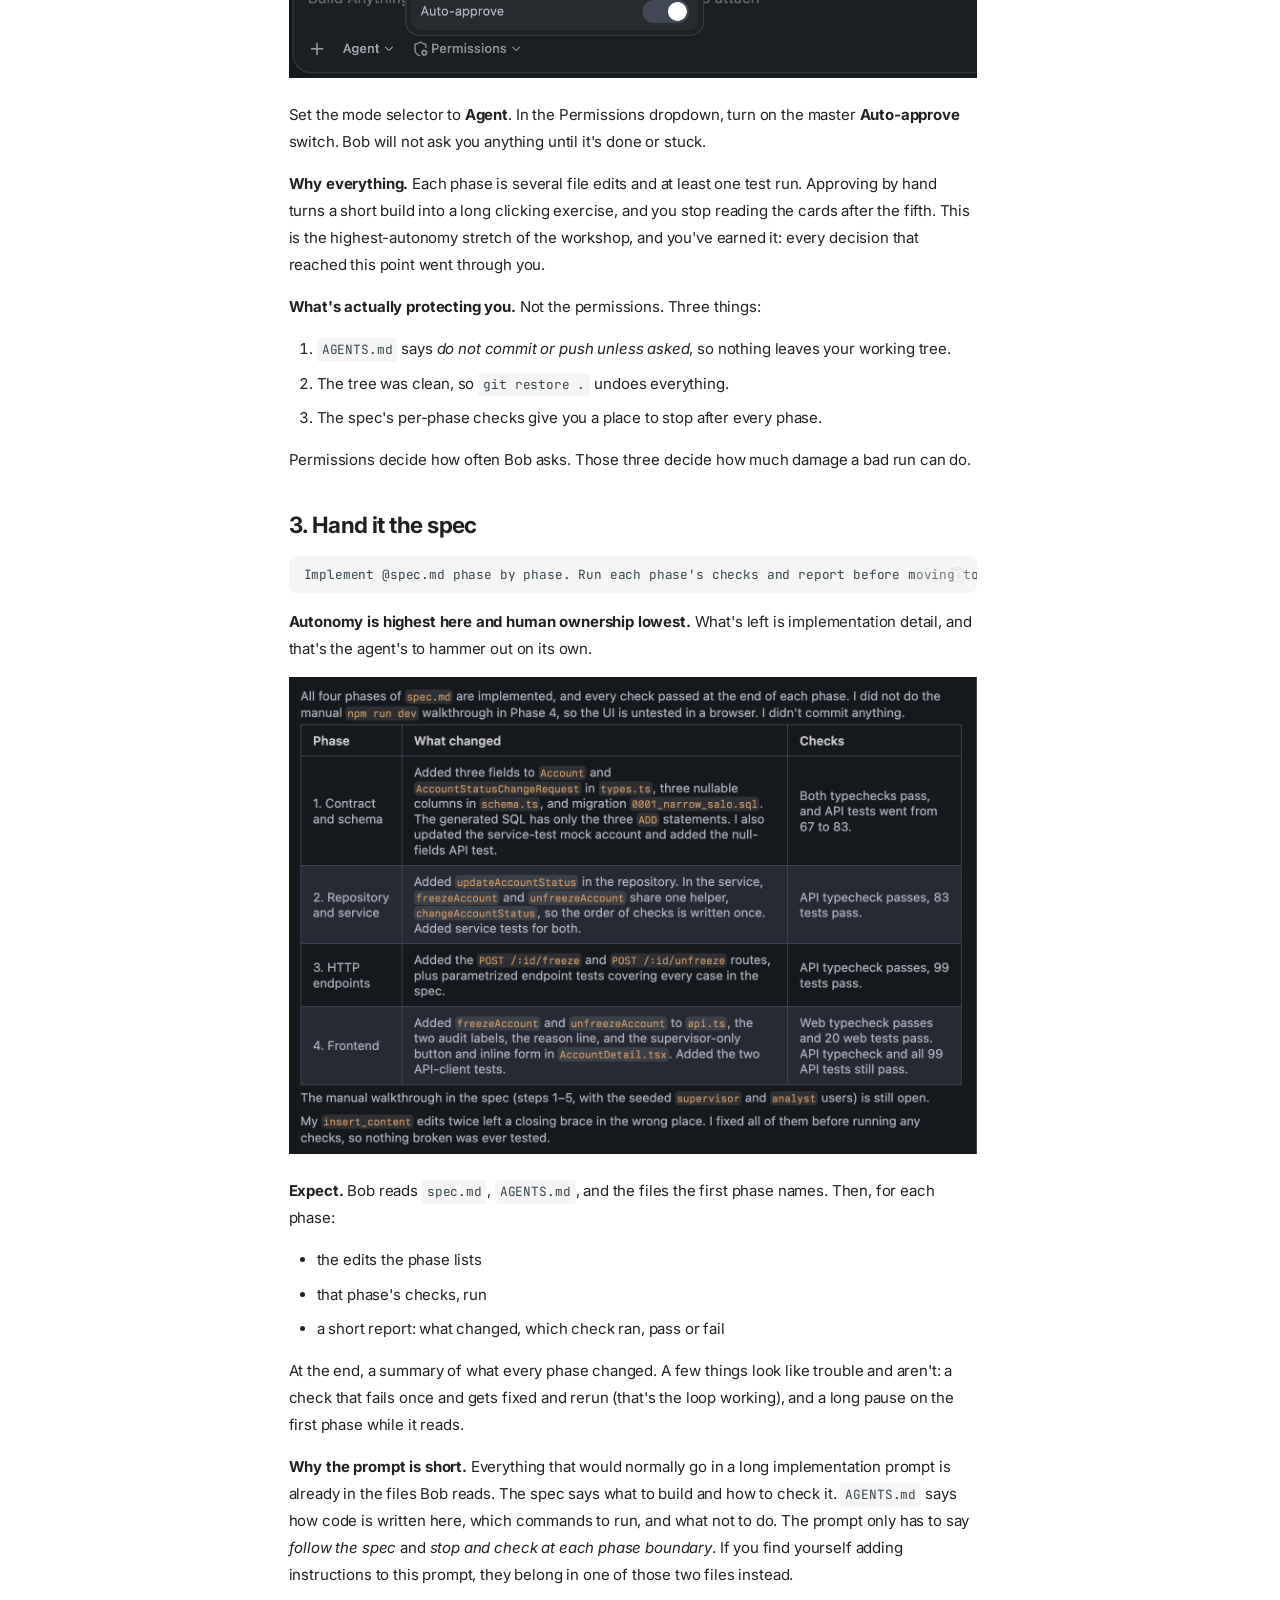
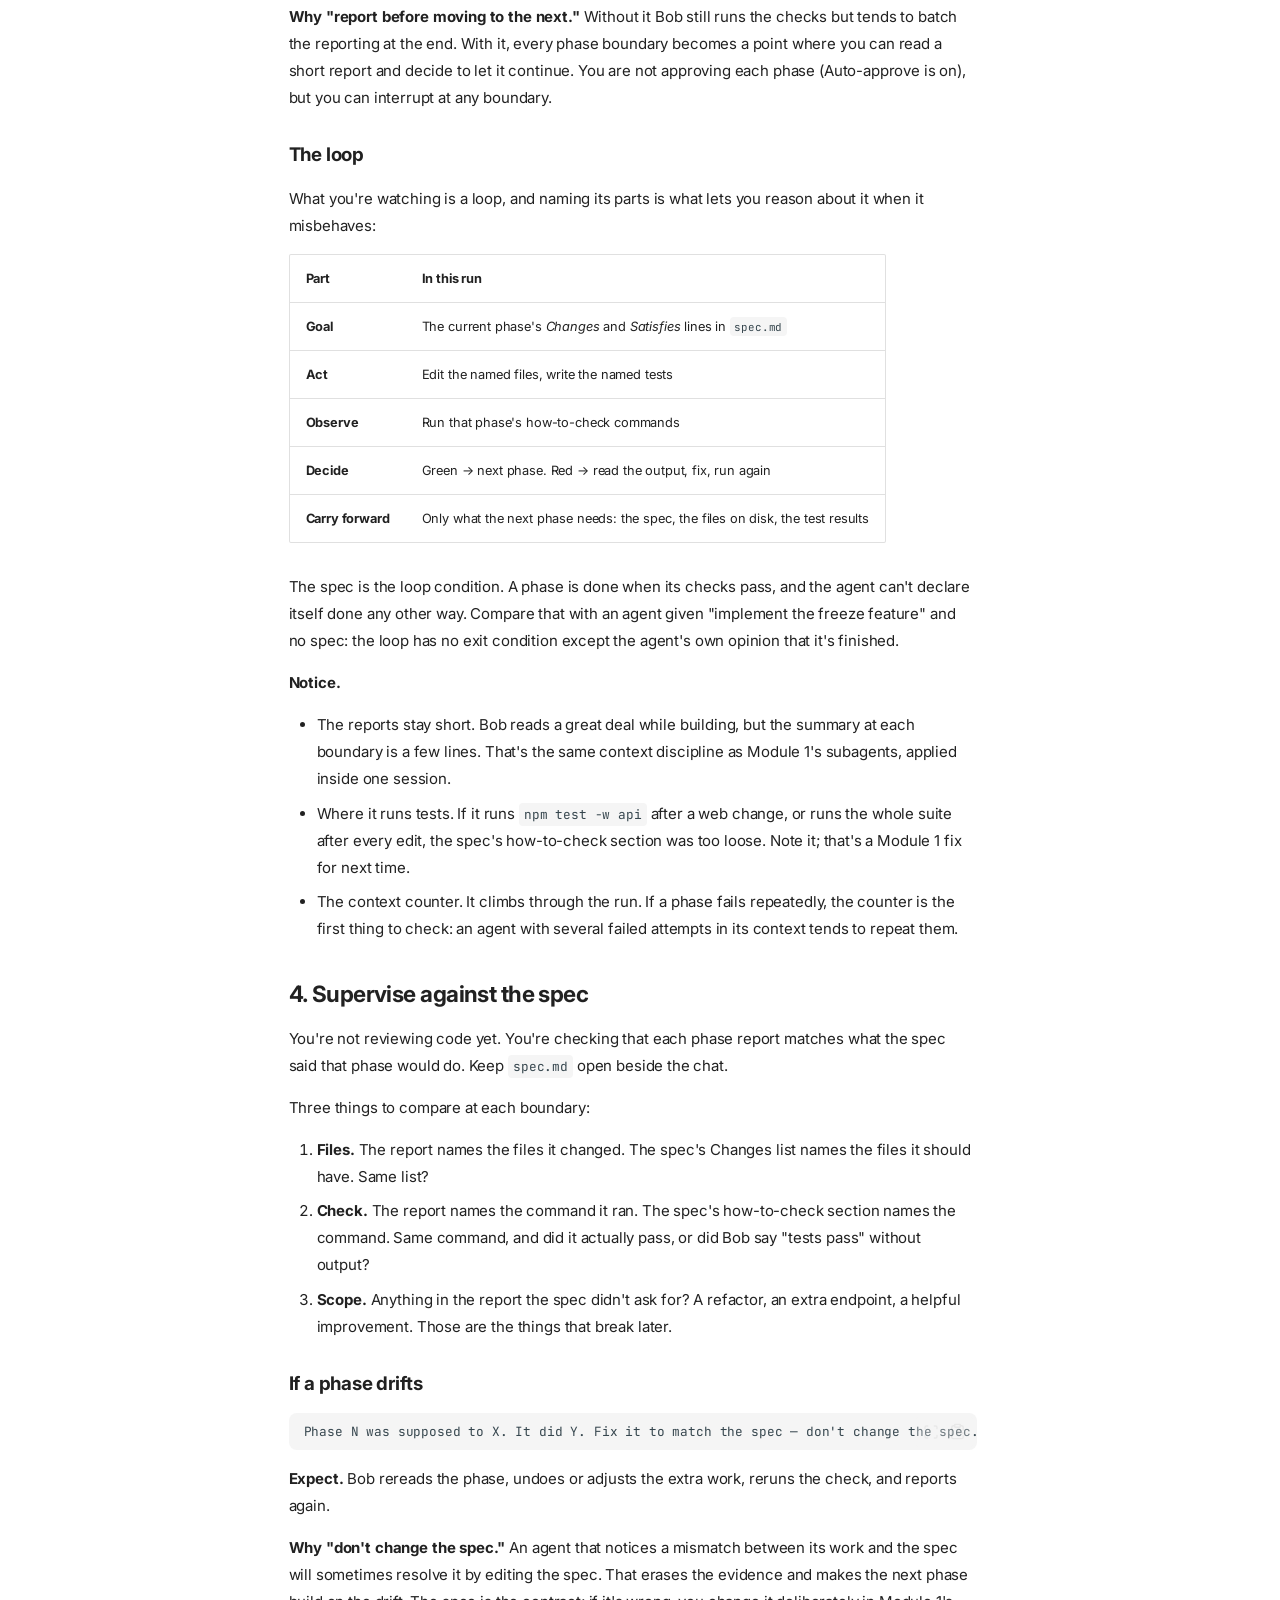
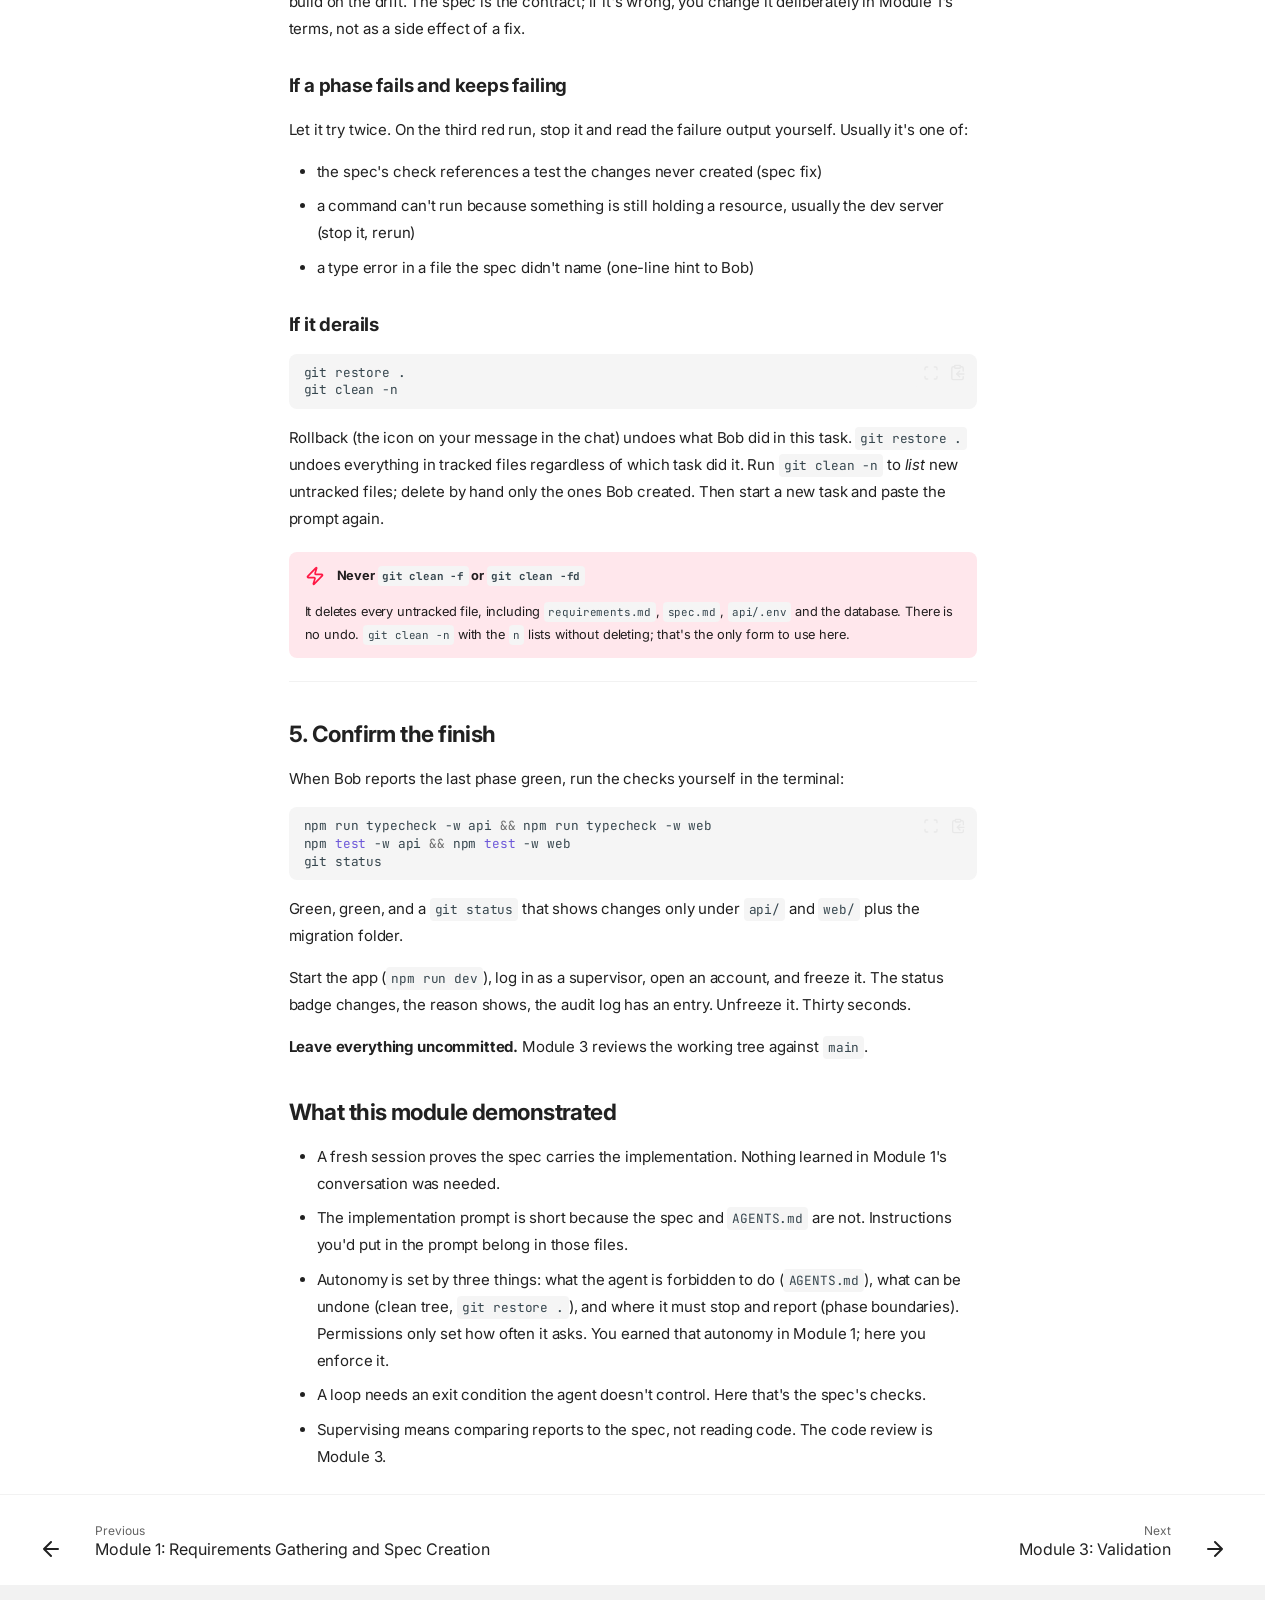
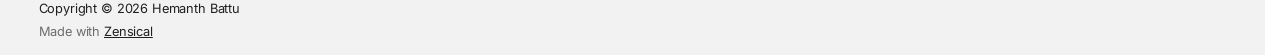
<file: modules/module2/index.html>
<!doctype html>
<html lang="en" class="no-js">
  <head>
    
      <meta charset="utf-8">
      <meta name="viewport" content="width=device-width,initial-scale=1">
      
        <meta name="description" content="Hands-on workshop for spec-driven development with agentic coding tools: requirements, spec, implementation, and verification.">
      
      
        <meta name="author" content="Hemanth Battu">
      
      
        <link rel="canonical" href="https://hbattu73.github.io/sdd-workshop-guide/modules/module2/">
      
      
        <link rel="prev" href="../module1/">
      
      
        <link rel="next" href="../module3/">
      
      
        
      
      
      <link rel="icon" href="../../assets/images/favicon.png">
      <meta name="generator" content="zensical-0.0.46">
    
    
      
        <title>Module 2: Spec Implementation - Agentic Engineering in Practice</title>
      
    
    
      
        
      
      <link rel="stylesheet" href="../../assets/stylesheets/modern/main.19d3147f.min.css">
      
        
          
        
        <link rel="stylesheet" href="../../assets/stylesheets/modern/palette.dfe2e883.min.css">
      
      


    
    
      
    
    
      
        
        
        <link rel="preconnect" href="https://fonts.gstatic.com" crossorigin>
        <link rel="stylesheet" href="https://fonts.googleapis.com/css?family=Inter:300,300i,400,400i,500,500i,700,700i%7CJetBrains+Mono:400,400i,700,700i&amp;display=fallback">
        <style>:root{--md-text-font:"Inter";--md-code-font:"JetBrains Mono"}</style>
      
    
    
      <link rel="stylesheet" href="../../presentation/viewer.css">
    
    <script>__md_scope=new URL("../..",location),__md_scope.pathname.endsWith("/")||(__md_scope=new URL(__md_scope.pathname+"/",location)),__md_hash=e=>[...e].reduce(((e,t)=>(e<<5)-e+t.charCodeAt(0)),0),__md_get=(e,t=localStorage,_=__md_scope)=>JSON.parse(t.getItem(_.pathname+"."+e)),__md_set=(e,t,_=localStorage,a=__md_scope)=>{try{_.setItem(a.pathname+"."+e,JSON.stringify(t))}catch(e){}},document.documentElement.setAttribute("data-platform",navigator.platform)</script>
    
      

    
    
  </head>
  
  
    
    
      
    
    
    
    
    <body dir="ltr" data-md-color-scheme="default" data-md-color-primary="indigo" data-md-color-accent="indigo">
  
    
    <input class="md-toggle" data-md-toggle="drawer" type="checkbox" id="__drawer" autocomplete="off">
    <input class="md-toggle" data-md-toggle="search" type="checkbox" id="__search" autocomplete="off">
    <label class="md-overlay" for="__drawer" aria-label="Navigation"></label>
    <div data-md-component="skip">
      
        
        <a href="#module-2-spec-implementation" class="md-skip">
          Skip to content
        </a>
      
    </div>
    <div data-md-component="announce">
      
    </div>
    
    
      

<header class="md-header" data-md-component="header">
  <nav class="md-header__inner md-grid" aria-label="Header">
    <a href="../.." title="Agentic Engineering in Practice" class="md-header__button md-logo" aria-label="Agentic Engineering in Practice" data-md-component="logo">
      
  
  <svg xmlns="http://www.w3.org/2000/svg" fill="none" stroke="currentColor" stroke-linecap="round" stroke-linejoin="round" stroke-width="2" class="lucide lucide-blocks" viewBox="0 0 24 24"><path d="M10 22V7a1 1 0 0 0-1-1H4a2 2 0 0 0-2 2v12a2 2 0 0 0 2 2h12a2 2 0 0 0 2-2v-5a1 1 0 0 0-1-1H2"/><rect width="8" height="8" x="14" y="2" rx="1"/></svg>

    </a>
    <label class="md-header__button md-icon" for="__drawer" aria-label="Navigation">
      
      <svg xmlns="http://www.w3.org/2000/svg" fill="none" stroke="currentColor" stroke-linecap="round" stroke-linejoin="round" stroke-width="2" class="lucide lucide-menu" viewBox="0 0 24 24"><path d="M4 5h16M4 12h16M4 19h16"/></svg>
    </label>
    <div class="md-header__title" data-md-component="header-title">
      <div class="md-header__ellipsis">
        <div class="md-header__topic">
          <span class="md-ellipsis">
            Agentic Engineering in Practice
          </span>
        </div>
        <div class="md-header__topic" data-md-component="header-topic">
          <span class="md-ellipsis">
            
              Module 2: Spec Implementation
            
          </span>
        </div>
      </div>
    </div>
    
      
        <form class="md-header__option" data-md-component="palette">
  
    
    
    
    <input class="md-option" data-md-color-media="none" data-md-color-scheme="default" data-md-color-primary="indigo" data-md-color-accent="indigo"  aria-label="Switch to dark mode"  type="radio" name="__palette" id="__palette_0">
    
      <label class="md-header__button md-icon" title="Switch to dark mode" for="__palette_1" hidden>
        <svg xmlns="http://www.w3.org/2000/svg" fill="none" stroke="currentColor" stroke-linecap="round" stroke-linejoin="round" stroke-width="2" class="lucide lucide-sun" viewBox="0 0 24 24"><circle cx="12" cy="12" r="4"/><path d="M12 2v2M12 20v2M4.93 4.93l1.41 1.41M17.66 17.66l1.41 1.41M2 12h2M20 12h2M6.34 17.66l-1.41 1.41M19.07 4.93l-1.41 1.41"/></svg>
      </label>
    
  
    
    
    
    <input class="md-option" data-md-color-media="none" data-md-color-scheme="slate" data-md-color-primary="indigo" data-md-color-accent="indigo"  aria-label="Switch to light mode"  type="radio" name="__palette" id="__palette_1">
    
      <label class="md-header__button md-icon" title="Switch to light mode" for="__palette_0" hidden>
        <svg xmlns="http://www.w3.org/2000/svg" fill="none" stroke="currentColor" stroke-linecap="round" stroke-linejoin="round" stroke-width="2" class="lucide lucide-moon" viewBox="0 0 24 24"><path d="M20.985 12.486a9 9 0 1 1-9.473-9.472c.405-.022.617.46.402.803a6 6 0 0 0 8.268 8.268c.344-.215.825-.004.803.401"/></svg>
      </label>
    
  
</form>
      
    
    
      <script>var palette=__md_get("__palette");if(palette&&palette.color){if("(prefers-color-scheme)"===palette.color.media){var media=matchMedia("(prefers-color-scheme: light)"),input=document.querySelector(media.matches?"[data-md-color-media='(prefers-color-scheme: light)']":"[data-md-color-media='(prefers-color-scheme: dark)']");palette.color.media=input.getAttribute("data-md-color-media"),palette.color.scheme=input.getAttribute("data-md-color-scheme"),palette.color.primary=input.getAttribute("data-md-color-primary"),palette.color.accent=input.getAttribute("data-md-color-accent")}for(var[key,value]of Object.entries(palette.color))document.body.setAttribute("data-md-color-"+key,value)}</script>
    
    
    
      
      
        <label class="md-header__button md-icon" for="__search" aria-label="Search">
          
          <svg xmlns="http://www.w3.org/2000/svg" fill="none" stroke="currentColor" stroke-linecap="round" stroke-linejoin="round" stroke-width="2" class="lucide lucide-search" viewBox="0 0 24 24"><path d="m21 21-4.34-4.34"/><circle cx="11" cy="11" r="8"/></svg>
        </label>
        <div class="md-search" data-md-component="search" role="dialog" aria-label="Search">
  <button type="button" class="md-search__button">
    Search
  </button>
</div>
      
    
    <div class="md-header__source">
      
    </div>
  </nav>
  
</header>
    
    <div class="md-container" data-md-component="container">
      
      
        
          
            
<nav class="md-tabs" aria-label="Tabs" data-md-component="tabs">
  <div class="md-grid">
    <ul class="md-tabs__list">
      
        
  
  
  
  
    
      
      
        
          
        
      
    
    
    
    
      <li class="md-tabs__item">
        <a href="../.." class="md-tabs__link">
          
  
  Home

        </a>
      </li>
    
  

      
        
  
  
  
  
    
      
      
        
          
        
      
    
    
    
    
      <li class="md-tabs__item">
        <a href="../../prework/" class="md-tabs__link">
          
  
  Prework

        </a>
      </li>
    
  

      
        
  
  
  
  
    
      
      
        
          
        
      
    
    
    
    
      <li class="md-tabs__item">
        <a href="../../presentation/" class="md-tabs__link">
          
  
  Presentation

        </a>
      </li>
    
  

      
        
  
  
  
    
  
  
    
      
      
        
          
        
      
        
      
        
      
        
      
        
      
    
    
    
    
      <li class="md-tabs__item md-tabs__item--active">
        <a href="../" class="md-tabs__link">
          
  
  Modules

        </a>
      </li>
    
  

      
    </ul>
  </div>
</nav>
          
        
      
      <main class="md-main" data-md-component="main">
        <div class="md-main__inner md-grid">
          
            
              
              <div class="md-sidebar md-sidebar--primary" data-md-component="sidebar" data-md-type="navigation" >
                <div class="md-sidebar__scrollwrap">
                  <div class="md-sidebar__inner">
                    


  


<nav class="md-nav md-nav--primary md-nav--lifted" aria-label="Navigation" data-md-level="0">
  <label class="md-nav__title" for="__drawer">
    <a href="../.." title="Agentic Engineering in Practice" class="md-nav__button md-logo" aria-label="Agentic Engineering in Practice" data-md-component="logo">
      
  
  <svg xmlns="http://www.w3.org/2000/svg" fill="none" stroke="currentColor" stroke-linecap="round" stroke-linejoin="round" stroke-width="2" class="lucide lucide-blocks" viewBox="0 0 24 24"><path d="M10 22V7a1 1 0 0 0-1-1H4a2 2 0 0 0-2 2v12a2 2 0 0 0 2 2h12a2 2 0 0 0 2-2v-5a1 1 0 0 0-1-1H2"/><rect width="8" height="8" x="14" y="2" rx="1"/></svg>

    </a>
    Agentic Engineering in Practice
  </label>
  
  <ul class="md-nav__list" data-md-scrollfix>
    
      
      
  
  
  
  
    
    
      
        
          
        
      
    
    
    
      
      
        
      
    
    
    <li class="md-nav__item md-nav__item--nested">
      
        
        
        <input class="md-nav__toggle md-toggle " type="checkbox" id="__nav_1" >
        
          
          <div class="md-nav__link md-nav__container">
            <a href="../.." class="md-nav__link ">
              
  
  
  <span class="md-ellipsis">
    
  
  Home

    
  </span>
  
  

            </a>
            
          </div>
        
        <nav class="md-nav" data-md-level="1" aria-labelledby="__nav_1_label" aria-expanded="false">
          <label class="md-nav__title" for="__nav_1">
            <span class="md-nav__icon md-icon"></span>
            
  
  Home

          </label>
          <ul class="md-nav__list" data-md-scrollfix>
            
              
            
          </ul>
        </nav>
      
    </li>
  

    
      
      
  
  
  
  
    
    
      
        
          
        
      
    
    
    
      
      
        
      
    
    
    <li class="md-nav__item md-nav__item--nested">
      
        
        
        <input class="md-nav__toggle md-toggle " type="checkbox" id="__nav_2" >
        
          
          <div class="md-nav__link md-nav__container">
            <a href="../../prework/" class="md-nav__link ">
              
  
  
  <span class="md-ellipsis">
    
  
  Prework

    
  </span>
  
  

            </a>
            
          </div>
        
        <nav class="md-nav" data-md-level="1" aria-labelledby="__nav_2_label" aria-expanded="false">
          <label class="md-nav__title" for="__nav_2">
            <span class="md-nav__icon md-icon"></span>
            
  
  Prework

          </label>
          <ul class="md-nav__list" data-md-scrollfix>
            
              
            
          </ul>
        </nav>
      
    </li>
  

    
      
      
  
  
  
  
    
    
      
        
          
        
      
    
    
    
      
      
        
      
    
    
    <li class="md-nav__item md-nav__item--nested">
      
        
        
        <input class="md-nav__toggle md-toggle " type="checkbox" id="__nav_3" >
        
          
          <div class="md-nav__link md-nav__container">
            <a href="../../presentation/" class="md-nav__link ">
              
  
  
  <span class="md-ellipsis">
    
  
  Presentation

    
  </span>
  
  

            </a>
            
          </div>
        
        <nav class="md-nav" data-md-level="1" aria-labelledby="__nav_3_label" aria-expanded="false">
          <label class="md-nav__title" for="__nav_3">
            <span class="md-nav__icon md-icon"></span>
            
  
  Presentation

          </label>
          <ul class="md-nav__list" data-md-scrollfix>
            
              
            
          </ul>
        </nav>
      
    </li>
  

    
      
      
  
  
    
  
  
  
    
    
      
        
          
        
      
        
      
        
      
        
      
        
      
    
    
    
      
        
        
      
      
        
      
    
    
    <li class="md-nav__item md-nav__item--active md-nav__item--section md-nav__item--nested">
      
        
        
        <input class="md-nav__toggle md-toggle " type="checkbox" id="__nav_4" checked>
        
          
          <div class="md-nav__link md-nav__container">
            <a href="../" class="md-nav__link ">
              
  
  
  <span class="md-ellipsis">
    
  
  Modules

    
  </span>
  
  

            </a>
            
              
              <label class="md-nav__link " for="__nav_4" id="__nav_4_label" tabindex="">
                <span class="md-nav__icon md-icon"></span>
              </label>
            
          </div>
        
        <nav class="md-nav" data-md-level="1" aria-labelledby="__nav_4_label" aria-expanded="true">
          <label class="md-nav__title" for="__nav_4">
            <span class="md-nav__icon md-icon"></span>
            
  
  Modules

          </label>
          <ul class="md-nav__list" data-md-scrollfix>
            
              
            
              
                
  
  
  
  
    <li class="md-nav__item">
      <a href="../module0/" class="md-nav__link">
        
  
  
  <span class="md-ellipsis">
    
  
  Module 0: Get to Know Your Agentic Tool

    
  </span>
  
  

      </a>
    </li>
  

              
            
              
                
  
  
  
  
    <li class="md-nav__item">
      <a href="../module1/" class="md-nav__link">
        
  
  
  <span class="md-ellipsis">
    
  
  Module 1: Requirements Gathering and Spec Creation

    
  </span>
  
  

      </a>
    </li>
  

              
            
              
                
  
  
    
  
  
  
    <li class="md-nav__item md-nav__item--active">
      
      
      
      
        
      
      
        <label class="md-nav__link md-nav__link--active" for="__toc">
          
  
  
  <span class="md-ellipsis">
    
  
  Module 2: Spec Implementation

    
  </span>
  
  

          <span class="md-nav__icon md-icon"></span>
        </label>
      
      <a href="././" class="md-nav__link md-nav__link--active">
        
  
  
  <span class="md-ellipsis">
    
  
  Module 2: Spec Implementation

    
  </span>
  
  

      </a>
      
        


<nav class="md-nav md-nav--secondary" aria-label="On this page">
  
  
  
    
  
  
    <label class="md-nav__title" for="__toc">
      <span class="md-nav__icon md-icon"></span>
      On this page
    </label>
    <ul class="md-nav__list" data-md-component="toc" data-md-scrollfix>
      
        <li class="md-nav__item">
  <a href="#1-start-a-fresh-session" class="md-nav__link">
    <span class="md-ellipsis">
      <span class="md-typeset">
        1. Start a fresh session
      </span>
    </span>
  </a>
  
</li>
      
        <li class="md-nav__item">
  <a href="#2-set-the-guardrails" class="md-nav__link">
    <span class="md-ellipsis">
      <span class="md-typeset">
        2. Set the guardrails
      </span>
    </span>
  </a>
  
</li>
      
        <li class="md-nav__item">
  <a href="#3-hand-it-the-spec" class="md-nav__link">
    <span class="md-ellipsis">
      <span class="md-typeset">
        3. Hand it the spec
      </span>
    </span>
  </a>
  
    <nav class="md-nav" aria-label="3. Hand it the spec">
      <ul class="md-nav__list">
        
          <li class="md-nav__item">
  <a href="#the-loop" class="md-nav__link">
    <span class="md-ellipsis">
      <span class="md-typeset">
        The loop
      </span>
    </span>
  </a>
  
</li>
        
      </ul>
    </nav>
  
</li>
      
        <li class="md-nav__item">
  <a href="#4-supervise-against-the-spec" class="md-nav__link">
    <span class="md-ellipsis">
      <span class="md-typeset">
        4. Supervise against the spec
      </span>
    </span>
  </a>
  
    <nav class="md-nav" aria-label="4. Supervise against the spec">
      <ul class="md-nav__list">
        
          <li class="md-nav__item">
  <a href="#if-a-phase-drifts" class="md-nav__link">
    <span class="md-ellipsis">
      <span class="md-typeset">
        If a phase drifts
      </span>
    </span>
  </a>
  
</li>
        
          <li class="md-nav__item">
  <a href="#if-a-phase-fails-and-keeps-failing" class="md-nav__link">
    <span class="md-ellipsis">
      <span class="md-typeset">
        If a phase fails and keeps failing
      </span>
    </span>
  </a>
  
</li>
        
          <li class="md-nav__item">
  <a href="#if-it-derails" class="md-nav__link">
    <span class="md-ellipsis">
      <span class="md-typeset">
        If it derails
      </span>
    </span>
  </a>
  
</li>
        
      </ul>
    </nav>
  
</li>
      
        <li class="md-nav__item">
  <a href="#5-confirm-the-finish" class="md-nav__link">
    <span class="md-ellipsis">
      <span class="md-typeset">
        5. Confirm the finish
      </span>
    </span>
  </a>
  
</li>
      
        <li class="md-nav__item">
  <a href="#what-this-module-demonstrated" class="md-nav__link">
    <span class="md-ellipsis">
      <span class="md-typeset">
        What this module demonstrated
      </span>
    </span>
  </a>
  
</li>
      
    </ul>
  
</nav>
      
    </li>
  

              
            
              
                
  
  
  
  
    <li class="md-nav__item">
      <a href="../module3/" class="md-nav__link">
        
  
  
  <span class="md-ellipsis">
    
  
  Module 3: Validation

    
  </span>
  
  

      </a>
    </li>
  

              
            
          </ul>
        </nav>
      
    </li>
  

    
  </ul>
</nav>
                  </div>
                </div>
              </div>
            
            
              
              <div class="md-sidebar md-sidebar--secondary" data-md-component="sidebar" data-md-type="toc" >
                <div class="md-sidebar__scrollwrap">
                  
                    
                    
                    
                      
                    
                    
                      <input class="md-nav__toggle md-toggle" type="checkbox" id="__toc">
                      <div class="md-sidebar-button__wrapper">
                        <label class="md-sidebar-button" for="__toc"></label>
                      </div>
                    
                  
                  <div class="md-sidebar__inner">
                    


<nav class="md-nav md-nav--secondary" aria-label="On this page">
  
  
  
    
  
  
    <label class="md-nav__title" for="__toc">
      <span class="md-nav__icon md-icon"></span>
      On this page
    </label>
    <ul class="md-nav__list" data-md-component="toc" data-md-scrollfix>
      
        <li class="md-nav__item">
  <a href="#1-start-a-fresh-session" class="md-nav__link">
    <span class="md-ellipsis">
      <span class="md-typeset">
        1. Start a fresh session
      </span>
    </span>
  </a>
  
</li>
      
        <li class="md-nav__item">
  <a href="#2-set-the-guardrails" class="md-nav__link">
    <span class="md-ellipsis">
      <span class="md-typeset">
        2. Set the guardrails
      </span>
    </span>
  </a>
  
</li>
      
        <li class="md-nav__item">
  <a href="#3-hand-it-the-spec" class="md-nav__link">
    <span class="md-ellipsis">
      <span class="md-typeset">
        3. Hand it the spec
      </span>
    </span>
  </a>
  
    <nav class="md-nav" aria-label="3. Hand it the spec">
      <ul class="md-nav__list">
        
          <li class="md-nav__item">
  <a href="#the-loop" class="md-nav__link">
    <span class="md-ellipsis">
      <span class="md-typeset">
        The loop
      </span>
    </span>
  </a>
  
</li>
        
      </ul>
    </nav>
  
</li>
      
        <li class="md-nav__item">
  <a href="#4-supervise-against-the-spec" class="md-nav__link">
    <span class="md-ellipsis">
      <span class="md-typeset">
        4. Supervise against the spec
      </span>
    </span>
  </a>
  
    <nav class="md-nav" aria-label="4. Supervise against the spec">
      <ul class="md-nav__list">
        
          <li class="md-nav__item">
  <a href="#if-a-phase-drifts" class="md-nav__link">
    <span class="md-ellipsis">
      <span class="md-typeset">
        If a phase drifts
      </span>
    </span>
  </a>
  
</li>
        
          <li class="md-nav__item">
  <a href="#if-a-phase-fails-and-keeps-failing" class="md-nav__link">
    <span class="md-ellipsis">
      <span class="md-typeset">
        If a phase fails and keeps failing
      </span>
    </span>
  </a>
  
</li>
        
          <li class="md-nav__item">
  <a href="#if-it-derails" class="md-nav__link">
    <span class="md-ellipsis">
      <span class="md-typeset">
        If it derails
      </span>
    </span>
  </a>
  
</li>
        
      </ul>
    </nav>
  
</li>
      
        <li class="md-nav__item">
  <a href="#5-confirm-the-finish" class="md-nav__link">
    <span class="md-ellipsis">
      <span class="md-typeset">
        5. Confirm the finish
      </span>
    </span>
  </a>
  
</li>
      
        <li class="md-nav__item">
  <a href="#what-this-module-demonstrated" class="md-nav__link">
    <span class="md-ellipsis">
      <span class="md-typeset">
        What this module demonstrated
      </span>
    </span>
  </a>
  
</li>
      
    </ul>
  
</nav>
                  </div>
                </div>
              </div>
            
          
          
            <div class="md-content" data-md-component="content">
              
                




              
              <article class="md-content__inner md-typeset">
                
                  

<h1 id="module-2-spec-implementation">Module 2: Spec Implementation<a class="headerlink" href="#module-2-spec-implementation" title="Permanent link">&para;</a></h1>
<p>One prompt, a new session, and a few minutes of watching. The spec from Module 1 does the work; you supervise against it.</p>
<p>Your design decisions are already in the spec. Human ownership here means holding the agent to it, not re-deciding.</p>
<p>Everything in a grey code block is pasted to Bob verbatim. The <strong>Expect</strong> and <strong>Notice</strong> notes describe what a good run looks like.</p>
<div class="admonition info">
<p class="admonition-title">Before you start</p>
<ul>
<li><code>requirements.md</code> is marked decided and <code>spec.md</code> has its phases and traceability table. Nothing else from Module 1 carries forward.</li>
<li><code>git status</code> shows only those two files as new. Everything else is clean. That clean tree is your undo button for this module.</li>
<li>The app is not running (<code>Ctrl</code>+<code>C</code> on <code>npm run dev</code> if it is). The tests don't need it, and a dev server holding the database open can confuse a migration.</li>
</ul>
</div>
<hr />
<h2 id="1-start-a-fresh-session">1. Start a fresh session<a class="headerlink" href="#1-start-a-fresh-session" title="Permanent link">&para;</a></h2>
<p>Click <strong>New task</strong> in the Bob panel. Do not continue the Module 1 conversation.</p>
<p><strong>Why.</strong> Module 1's conversation holds everything the agent picked up along the way: subagent summaries, dead ends, earlier drafts, your interview answers.</p>
<ul>
<li>Run Module 2 in that session and you can't tell whether it built from the spec or from memory.</li>
<li>Run it fresh and <code>spec.md</code> has to carry the work on its own. The spec is the handoff; a cold context is what forces it to be one. If the build goes wrong, the spec was missing something, and that's a spec fix.</li>
<li>This is also the real case: the person implementing is often not the person who wrote the spec, and that session is gone.</li>
</ul>
<h2 id="2-set-the-guardrails">2. Set the guardrails<a class="headerlink" href="#2-set-the-guardrails" title="Permanent link">&para;</a></h2>
<p><img alt="Agent mode selected; Permissions dropdown open with Auto-approve on" src="../../assets/module2/guardrails.png" /></p>
<p>Set the mode selector to <strong>Agent</strong>. In the Permissions dropdown, turn on the master <strong>Auto-approve</strong> switch. Bob will not ask you anything until it's done or stuck.</p>
<p><strong>Why everything.</strong> Each phase is several file edits and at least one test run. Approving by hand turns a short build into a long clicking exercise, and you stop reading the cards after the fifth. This is the highest-autonomy stretch of the workshop, and you've earned it: every decision that reached this point went through you.</p>
<p><strong>What's actually protecting you.</strong> Not the permissions. Three things:</p>
<ol>
<li><code>AGENTS.md</code> says <em>do not commit or push unless asked</em>, so nothing leaves your working tree.</li>
<li>The tree was clean, so <code>git restore .</code> undoes everything.</li>
<li>The spec's per-phase checks give you a place to stop after every phase.</li>
</ol>
<p>Permissions decide how often Bob asks. Those three decide how much damage a bad run can do.</p>
<h2 id="3-hand-it-the-spec">3. Hand it the spec<a class="headerlink" href="#3-hand-it-the-spec" title="Permanent link">&para;</a></h2>
<div class="language-text highlight"><pre><span></span><code><span id="__span-0-1"><a id="__codelineno-0-1" name="__codelineno-0-1" href="#__codelineno-0-1"></a>Implement @spec.md phase by phase. Run each phase&#39;s checks and report before moving to the next.
</span></code></pre></div>
<p><strong>Autonomy is highest here and human ownership lowest.</strong> What's left is implementation detail, and that's the agent's to hammer out on its own.</p>
<p><img alt="The end-of-run summary: one row per phase with what changed and which checks passed" src="../../assets/module2/phase-report.png" /></p>
<p><strong>Expect.</strong> Bob reads <code>spec.md</code>, <code>AGENTS.md</code>, and the files the first phase names. Then, for each phase:</p>
<ul>
<li>the edits the phase lists</li>
<li>that phase's checks, run</li>
<li>a short report: what changed, which check ran, pass or fail</li>
</ul>
<p>At the end, a summary of what every phase changed. A few things look like trouble and aren't: a check that fails once and gets fixed and rerun (that's the loop working), and a long pause on the first phase while it reads.</p>
<p><strong>Why the prompt is short.</strong> Everything that would normally go in a long implementation prompt is already in the files Bob reads. The spec says what to build and how to check it. <code>AGENTS.md</code> says how code is written here, which commands to run, and what not to do. The prompt only has to say <em>follow the spec</em> and <em>stop and check at each phase boundary</em>. If you find yourself adding instructions to this prompt, they belong in one of those two files instead.</p>
<p><strong>Why "report before moving to the next."</strong> Without it Bob still runs the checks but tends to batch the reporting at the end. With it, every phase boundary becomes a point where you can read a short report and decide to let it continue. You are not approving each phase (Auto-approve is on), but you can interrupt at any boundary.</p>
<h3 id="the-loop">The loop<a class="headerlink" href="#the-loop" title="Permanent link">&para;</a></h3>
<p>What you're watching is a loop, and naming its parts is what lets you reason about it when it misbehaves:</p>
<table>
<thead>
<tr>
<th>Part</th>
<th>In this run</th>
</tr>
</thead>
<tbody>
<tr>
<td><strong>Goal</strong></td>
<td>The current phase's <em>Changes</em> and <em>Satisfies</em> lines in <code>spec.md</code></td>
</tr>
<tr>
<td><strong>Act</strong></td>
<td>Edit the named files, write the named tests</td>
</tr>
<tr>
<td><strong>Observe</strong></td>
<td>Run that phase's how-to-check commands</td>
</tr>
<tr>
<td><strong>Decide</strong></td>
<td>Green → next phase. Red → read the output, fix, run again</td>
</tr>
<tr>
<td><strong>Carry forward</strong></td>
<td>Only what the next phase needs: the spec, the files on disk, the test results</td>
</tr>
</tbody>
</table>
<p>The spec is the loop condition. A phase is done when its checks pass, and the agent can't declare itself done any other way. Compare that with an agent given "implement the freeze feature" and no spec: the loop has no exit condition except the agent's own opinion that it's finished.</p>
<p><strong>Notice.</strong></p>
<ul>
<li>The reports stay short. Bob reads a great deal while building, but the summary at each boundary is a few lines. That's the same context discipline as Module 1's subagents, applied inside one session.</li>
<li>Where it runs tests. If it runs <code>npm test -w api</code> after a web change, or runs the whole suite after every edit, the spec's how-to-check section was too loose. Note it; that's a Module 1 fix for next time.</li>
<li>The context counter. It climbs through the run. If a phase fails repeatedly, the counter is the first thing to check: an agent with several failed attempts in its context tends to repeat them.</li>
</ul>
<h2 id="4-supervise-against-the-spec">4. Supervise against the spec<a class="headerlink" href="#4-supervise-against-the-spec" title="Permanent link">&para;</a></h2>
<p>You're not reviewing code yet. You're checking that each phase report matches what the spec said that phase would do. Keep <code>spec.md</code> open beside the chat.</p>
<p>Three things to compare at each boundary:</p>
<ol>
<li><strong>Files.</strong> The report names the files it changed. The spec's Changes list names the files it should have. Same list?</li>
<li><strong>Check.</strong> The report names the command it ran. The spec's how-to-check section names the command. Same command, and did it actually pass, or did Bob say "tests pass" without output?</li>
<li><strong>Scope.</strong> Anything in the report the spec didn't ask for? A refactor, an extra endpoint, a helpful improvement. Those are the things that break later.</li>
</ol>
<h3 id="if-a-phase-drifts">If a phase drifts<a class="headerlink" href="#if-a-phase-drifts" title="Permanent link">&para;</a></h3>
<div class="language-text highlight"><pre><span></span><code><span id="__span-1-1"><a id="__codelineno-1-1" name="__codelineno-1-1" href="#__codelineno-1-1"></a>Phase N was supposed to X. It did Y. Fix it to match the spec — don&#39;t change the spec.
</span></code></pre></div>
<p><strong>Expect.</strong> Bob rereads the phase, undoes or adjusts the extra work, reruns the check, and reports again.</p>
<p><strong>Why "don't change the spec."</strong> An agent that notices a mismatch between its work and the spec will sometimes resolve it by editing the spec. That erases the evidence and makes the next phase build on the drift. The spec is the contract; if it's wrong, you change it deliberately in Module 1's terms, not as a side effect of a fix.</p>
<h3 id="if-a-phase-fails-and-keeps-failing">If a phase fails and keeps failing<a class="headerlink" href="#if-a-phase-fails-and-keeps-failing" title="Permanent link">&para;</a></h3>
<p>Let it try twice. On the third red run, stop it and read the failure output yourself. Usually it's one of:</p>
<ul>
<li>the spec's check references a test the changes never created (spec fix)</li>
<li>a command can't run because something is still holding a resource, usually the dev server (stop it, rerun)</li>
<li>a type error in a file the spec didn't name (one-line hint to Bob)</li>
</ul>
<h3 id="if-it-derails">If it derails<a class="headerlink" href="#if-it-derails" title="Permanent link">&para;</a></h3>
<div class="language-bash highlight"><pre><span></span><code><span id="__span-2-1"><a id="__codelineno-2-1" name="__codelineno-2-1" href="#__codelineno-2-1"></a>git<span class="w"> </span>restore<span class="w"> </span>.
</span><span id="__span-2-2"><a id="__codelineno-2-2" name="__codelineno-2-2" href="#__codelineno-2-2"></a>git<span class="w"> </span>clean<span class="w"> </span>-n
</span></code></pre></div>
<p>Rollback (the icon on your message in the chat) undoes what Bob did in this task. <code>git restore .</code> undoes everything in tracked files regardless of which task did it. Run <code>git clean -n</code> to <em>list</em> new untracked files; delete by hand only the ones Bob created. Then start a new task and paste the prompt again.</p>
<div class="admonition danger">
<p class="admonition-title">Never <code>git clean -f</code> or <code>git clean -fd</code></p>
<p>It deletes every untracked file, including <code>requirements.md</code>, <code>spec.md</code>, <code>api/.env</code> and the database. There is no undo. <code>git clean -n</code> with the <code>n</code> lists without deleting; that's the only form to use here.</p>
</div>
<hr />
<h2 id="5-confirm-the-finish">5. Confirm the finish<a class="headerlink" href="#5-confirm-the-finish" title="Permanent link">&para;</a></h2>
<p>When Bob reports the last phase green, run the checks yourself in the terminal:</p>
<div class="language-bash highlight"><pre><span></span><code><span id="__span-3-1"><a id="__codelineno-3-1" name="__codelineno-3-1" href="#__codelineno-3-1"></a>npm<span class="w"> </span>run<span class="w"> </span>typecheck<span class="w"> </span>-w<span class="w"> </span>api<span class="w"> </span><span class="o">&amp;&amp;</span><span class="w"> </span>npm<span class="w"> </span>run<span class="w"> </span>typecheck<span class="w"> </span>-w<span class="w"> </span>web
</span><span id="__span-3-2"><a id="__codelineno-3-2" name="__codelineno-3-2" href="#__codelineno-3-2"></a>npm<span class="w"> </span><span class="nb">test</span><span class="w"> </span>-w<span class="w"> </span>api<span class="w"> </span><span class="o">&amp;&amp;</span><span class="w"> </span>npm<span class="w"> </span><span class="nb">test</span><span class="w"> </span>-w<span class="w"> </span>web
</span><span id="__span-3-3"><a id="__codelineno-3-3" name="__codelineno-3-3" href="#__codelineno-3-3"></a>git<span class="w"> </span>status
</span></code></pre></div>
<p>Green, green, and a <code>git status</code> that shows changes only under <code>api/</code> and <code>web/</code> plus the migration folder.</p>
<p>Start the app (<code>npm run dev</code>), log in as a supervisor, open an account, and freeze it. The status badge changes, the reason shows, the audit log has an entry. Unfreeze it. Thirty seconds.</p>
<p><strong>Leave everything uncommitted.</strong> Module 3 reviews the working tree against <code>main</code>.</p>
<h2 id="what-this-module-demonstrated">What this module demonstrated<a class="headerlink" href="#what-this-module-demonstrated" title="Permanent link">&para;</a></h2>
<ul>
<li>A fresh session proves the spec carries the implementation. Nothing learned in Module 1's conversation was needed.</li>
<li>The implementation prompt is short because the spec and <code>AGENTS.md</code> are not. Instructions you'd put in the prompt belong in those files.</li>
<li>Autonomy is set by three things: what the agent is forbidden to do (<code>AGENTS.md</code>), what can be undone (clean tree, <code>git restore .</code>), and where it must stop and report (phase boundaries). Permissions only set how often it asks. You earned that autonomy in Module 1; here you enforce it.</li>
<li>A loop needs an exit condition the agent doesn't control. Here that's the spec's checks.</li>
<li>Supervising means comparing reports to the spec, not reading code. The code review is Module 3.</li>
</ul>














                
              </article>
            </div>
          
          
  <script>var tabs=__md_get("__tabs");if(Array.isArray(tabs))e:for(var set of document.querySelectorAll(".tabbed-set")){var labels=set.querySelector(".tabbed-labels");for(var tab of tabs)for(var label of labels.getElementsByTagName("label"))if(label.innerText.trim()===tab){var input=document.getElementById(label.htmlFor);input.checked=!0;continue e}}</script>

<script>var target=document.getElementById(location.hash.slice(1));target&&target.name&&(target.checked=target.name.startsWith("__tabbed_"))</script>
        </div>
        
          <button type="button" class="md-top md-icon" data-md-component="top" hidden>
  
  <svg xmlns="http://www.w3.org/2000/svg" fill="none" stroke="currentColor" stroke-linecap="round" stroke-linejoin="round" stroke-width="2" class="lucide lucide-circle-arrow-up" viewBox="0 0 24 24"><circle cx="12" cy="12" r="10"/><path d="m16 12-4-4-4 4M12 16V8"/></svg>
  Back to top
</button>
        
      </main>
      
        <footer class="md-footer">
  
    
      
      <nav class="md-footer__inner md-grid" aria-label="Footer" >
        
          
          <a href="../module1/" class="md-footer__link md-footer__link--prev" aria-label="Previous: Module 1: Requirements Gathering and Spec Creation">
            <div class="md-footer__button md-icon">
              
              <svg xmlns="http://www.w3.org/2000/svg" fill="none" stroke="currentColor" stroke-linecap="round" stroke-linejoin="round" stroke-width="2" class="lucide lucide-arrow-left" viewBox="0 0 24 24"><path d="m12 19-7-7 7-7M19 12H5"/></svg>
            </div>
            <div class="md-footer__title">
              <span class="md-footer__direction">
                Previous
              </span>
              <div class="md-ellipsis">
                Module 1: Requirements Gathering and Spec Creation
              </div>
            </div>
          </a>
        
        
          
          <a href="../module3/" class="md-footer__link md-footer__link--next" aria-label="Next: Module 3: Validation">
            <div class="md-footer__title">
              <span class="md-footer__direction">
                Next
              </span>
              <div class="md-ellipsis">
                Module 3: Validation
              </div>
            </div>
            <div class="md-footer__button md-icon">
              
              <svg xmlns="http://www.w3.org/2000/svg" fill="none" stroke="currentColor" stroke-linecap="round" stroke-linejoin="round" stroke-width="2" class="lucide lucide-arrow-right" viewBox="0 0 24 24"><path d="M5 12h14M12 5l7 7-7 7"/></svg>
            </div>
          </a>
        
      </nav>
    
  
  <div class="md-footer-meta md-typeset">
    <div class="md-footer-meta__inner md-grid">
      <div class="md-copyright">
  
    <div class="md-copyright__highlight">
      Copyright &copy; 2026 Hemanth Battu

    </div>
  
  
    Made with
    <a href="https://zensical.org/" target="_blank" rel="noopener">
      Zensical
    </a>
  
</div>
      
    </div>
  </div>
</footer>
      
    </div>
    <div class="md-dialog" data-md-component="dialog">
      <div class="md-dialog__inner md-typeset"></div>
    </div>
    
    
    
      
      
      <script id="__config" type="application/json">{"annotate":null,"base":"../..","features":["announce.dismiss","content.code.annotate","content.code.copy","content.code.select","content.footnote.tooltips","content.tabs.link","content.tooltips","navigation.footer","navigation.indexes","navigation.instant","navigation.instant.prefetch","navigation.path","navigation.sections","navigation.tabs","navigation.top","navigation.tracking","search.highlight"],"search":"../../assets/javascripts/workers/search.b6b7e04f.min.js","tags":null,"translations":{"clipboard.copied":"Copied to clipboard","clipboard.copy":"Copy to clipboard","search.result.more.one":"1 more on this page","search.result.more.other":"# more on this page","search.result.none":"No matching documents","search.result.one":"1 matching document","search.result.other":"# matching documents","search.result.placeholder":"Type to start searching","search.result.term.missing":"Missing","select.version":"Select version"},"version":null}</script>
    
    
      <script src="../../assets/javascripts/bundle.ee611ef6.min.js"></script>
      
        <script src="../../presentation/viewer.js"></script>
      
    
  </body>
</html>
</file>
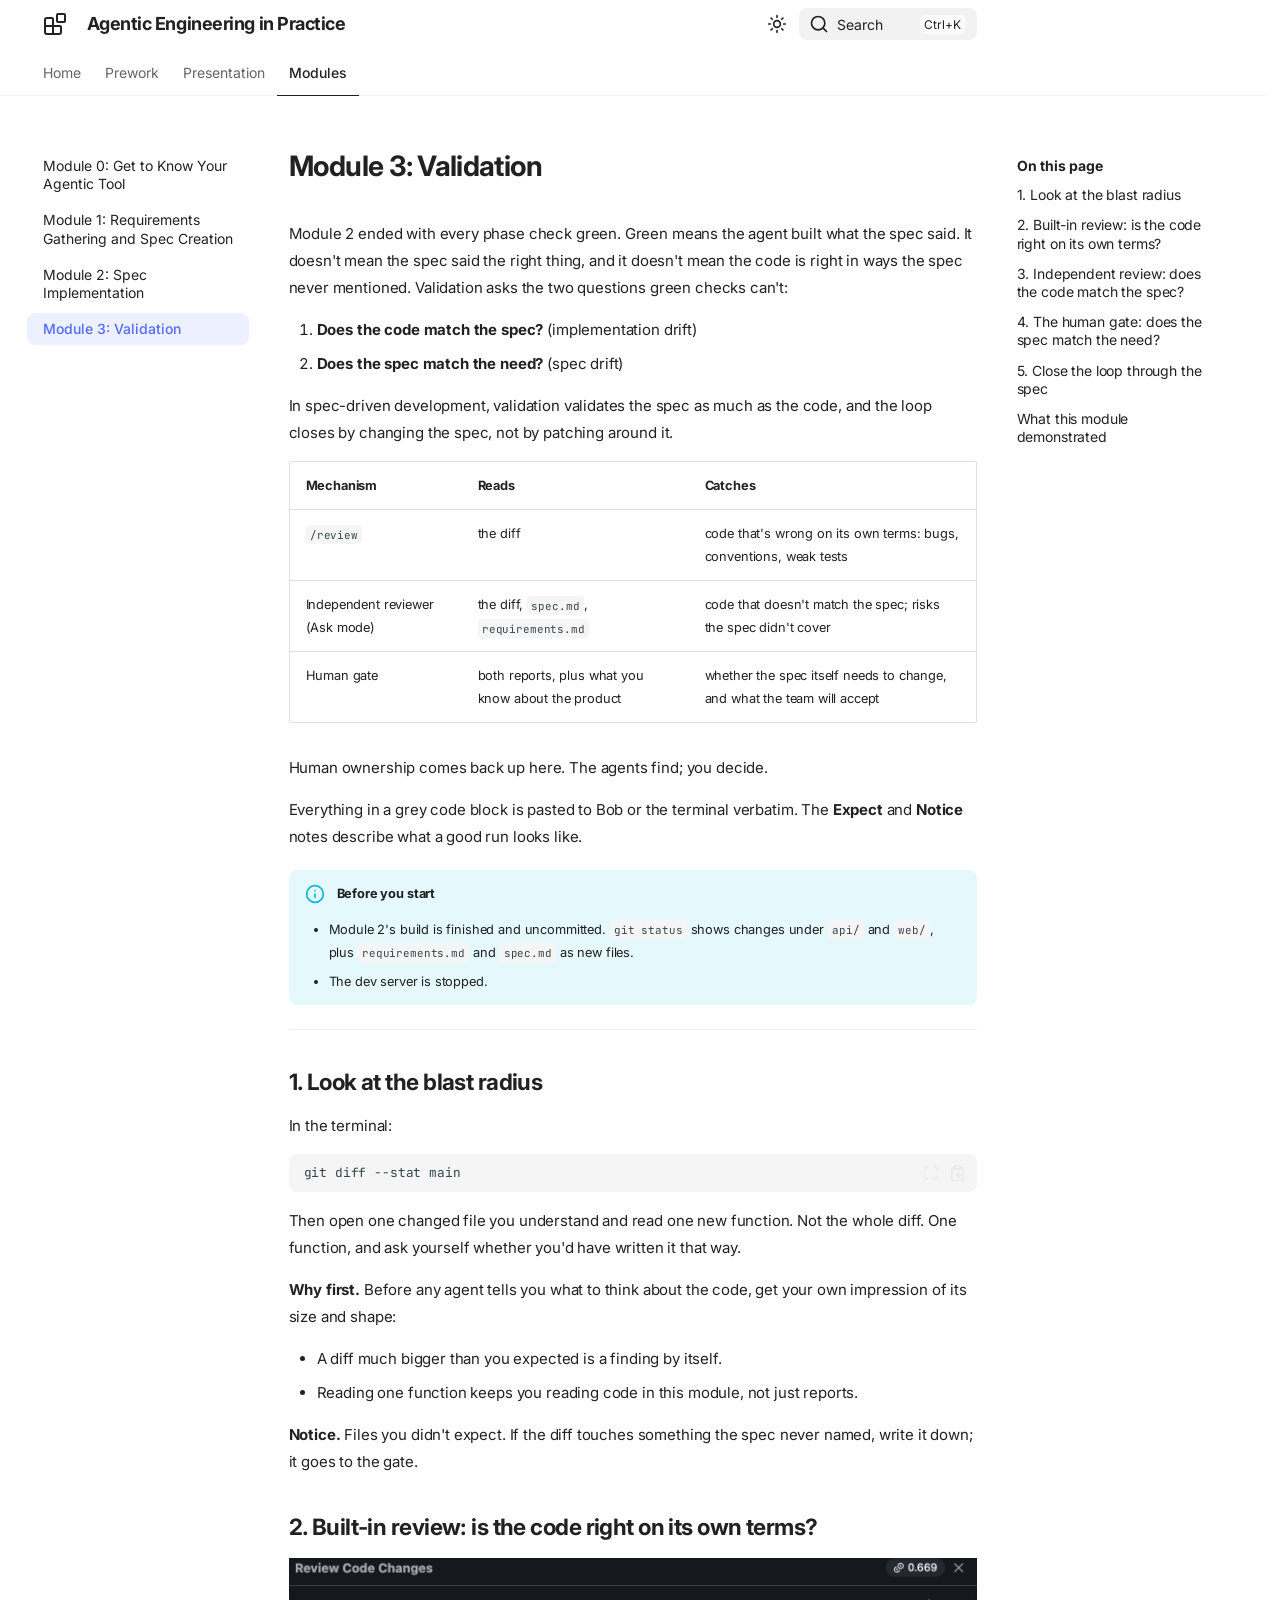
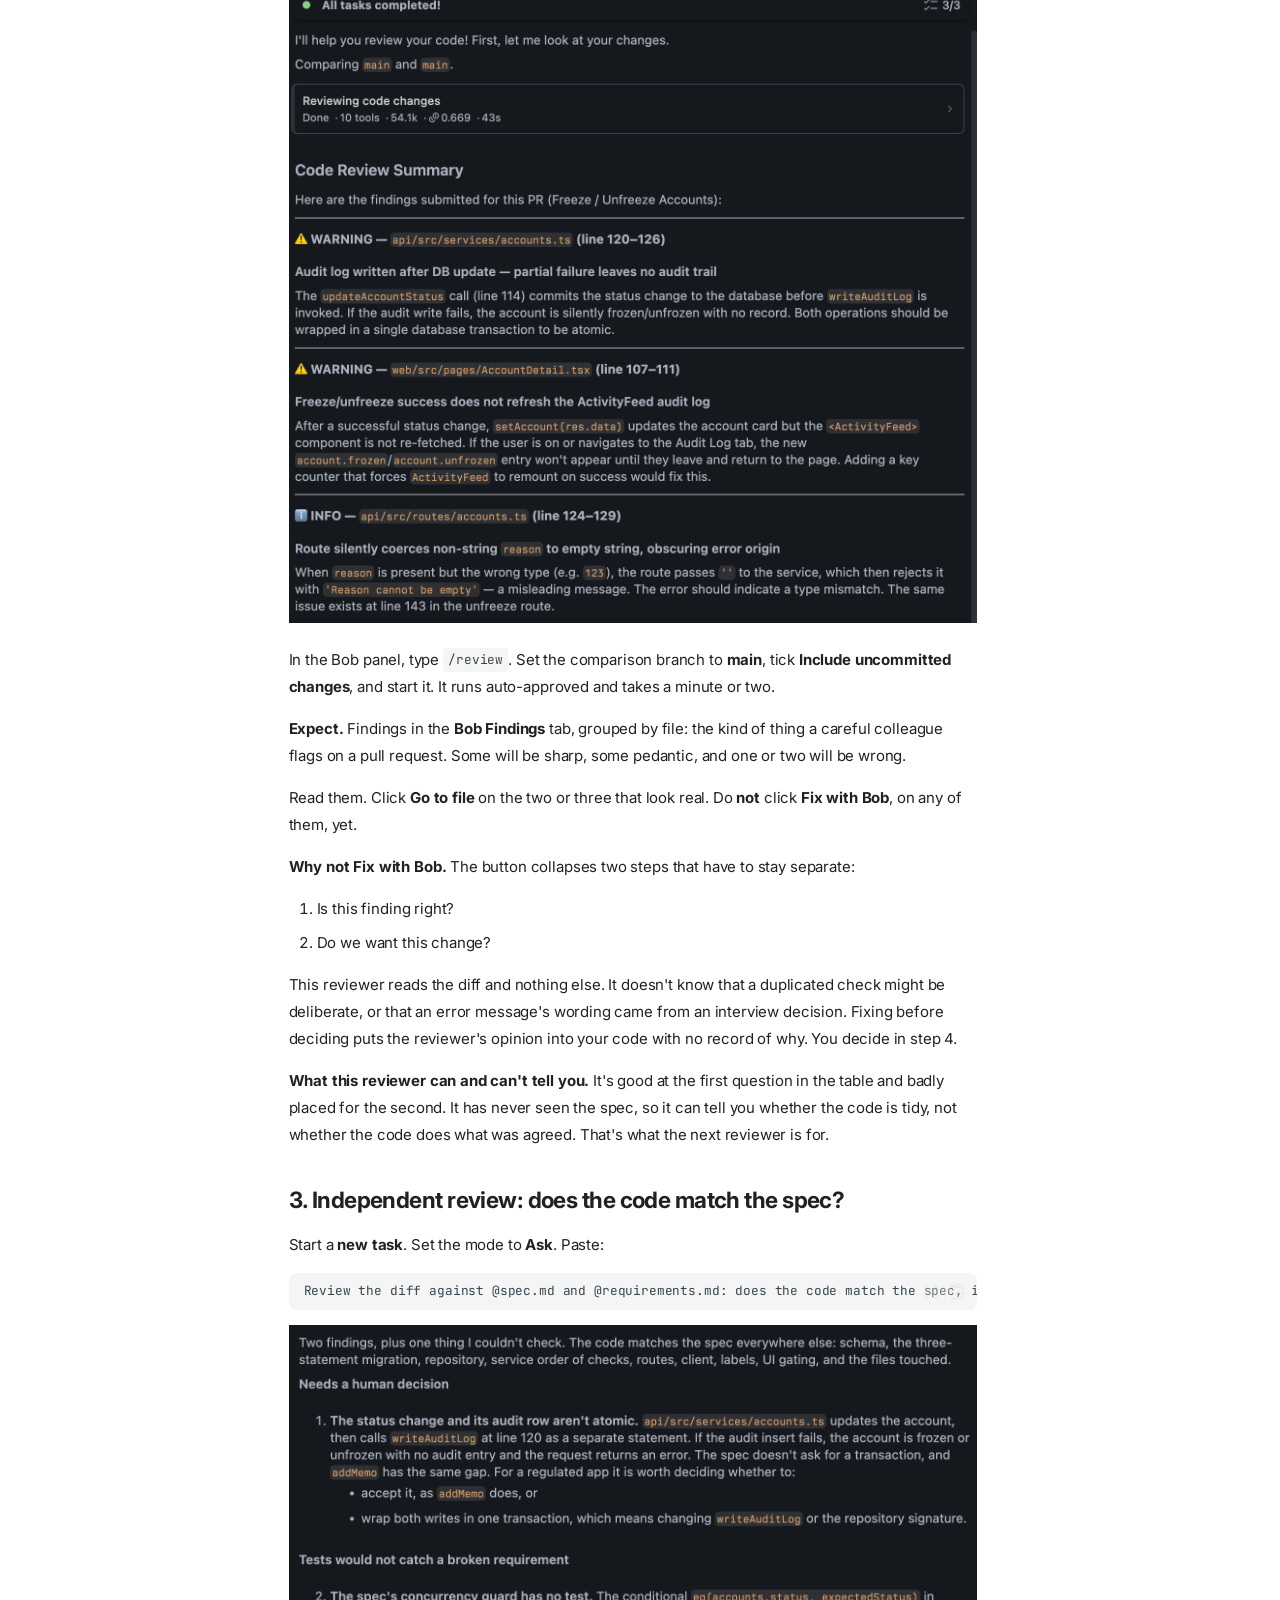
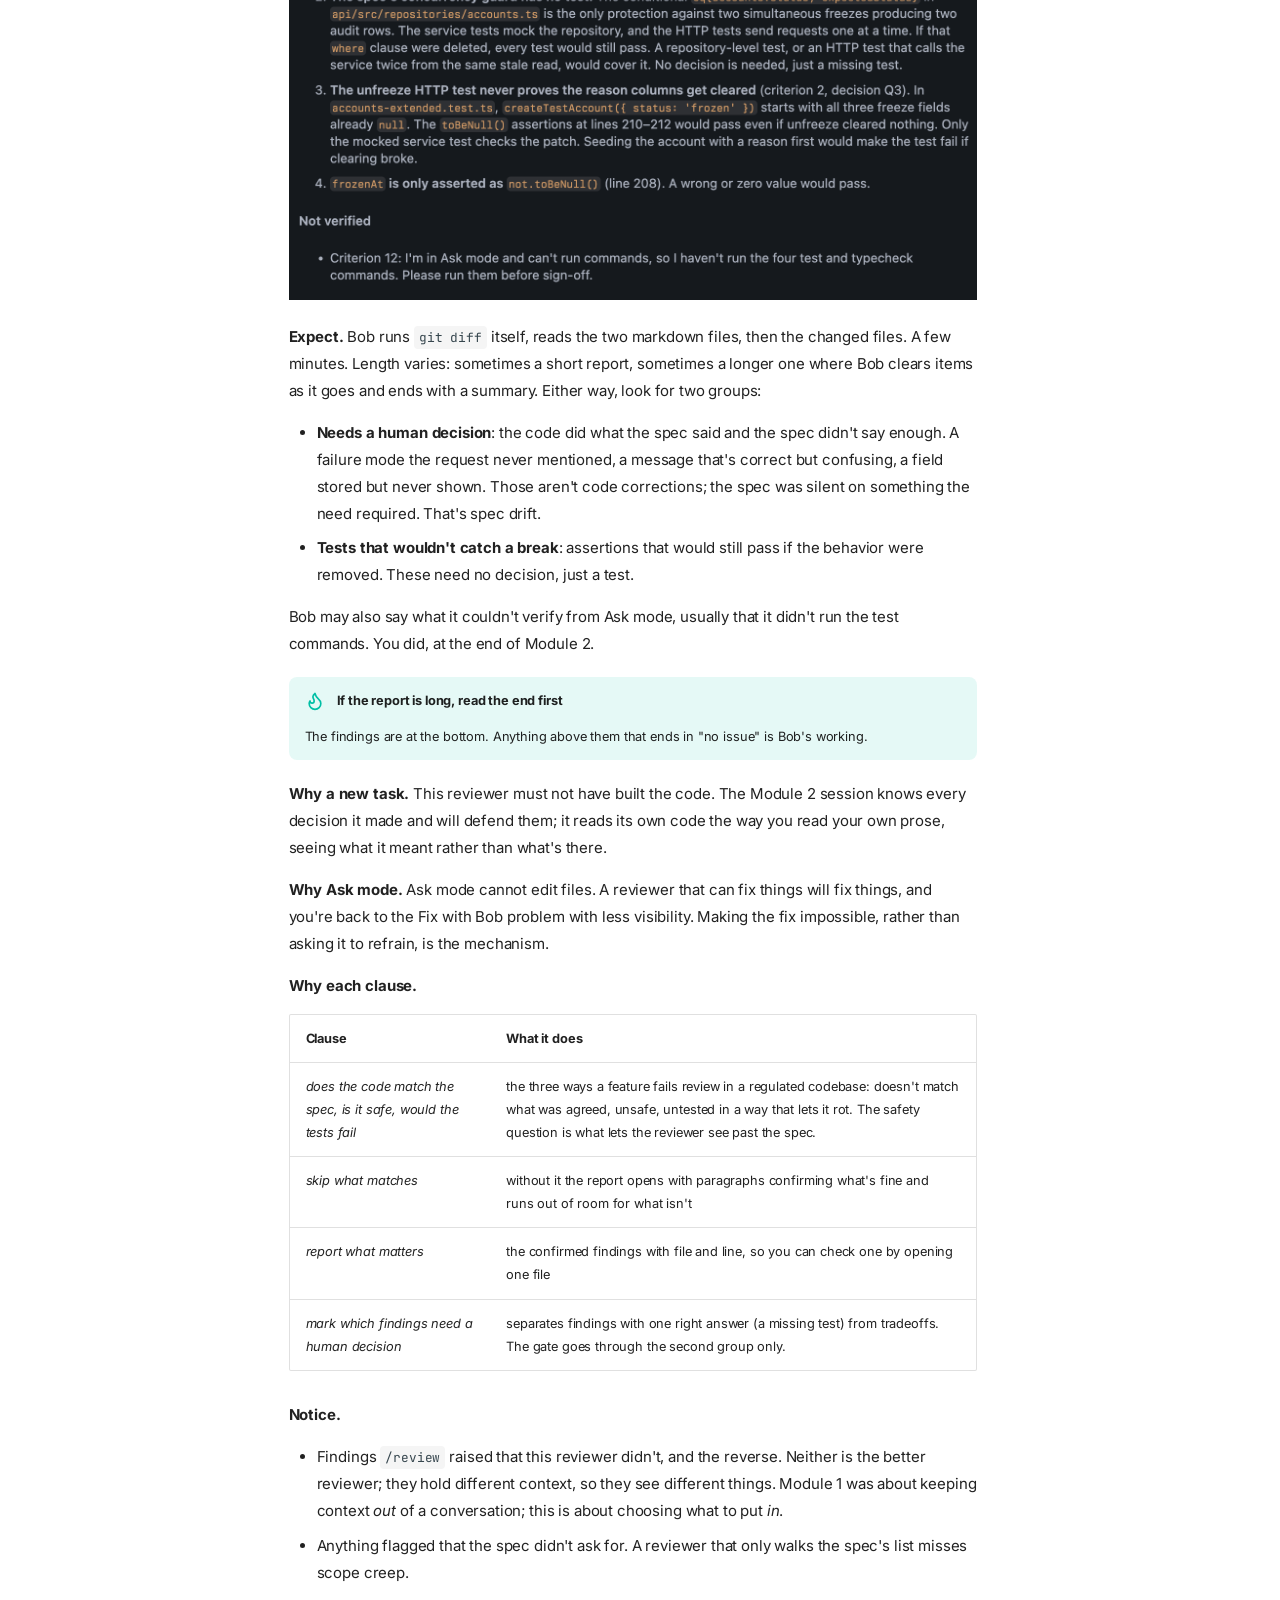
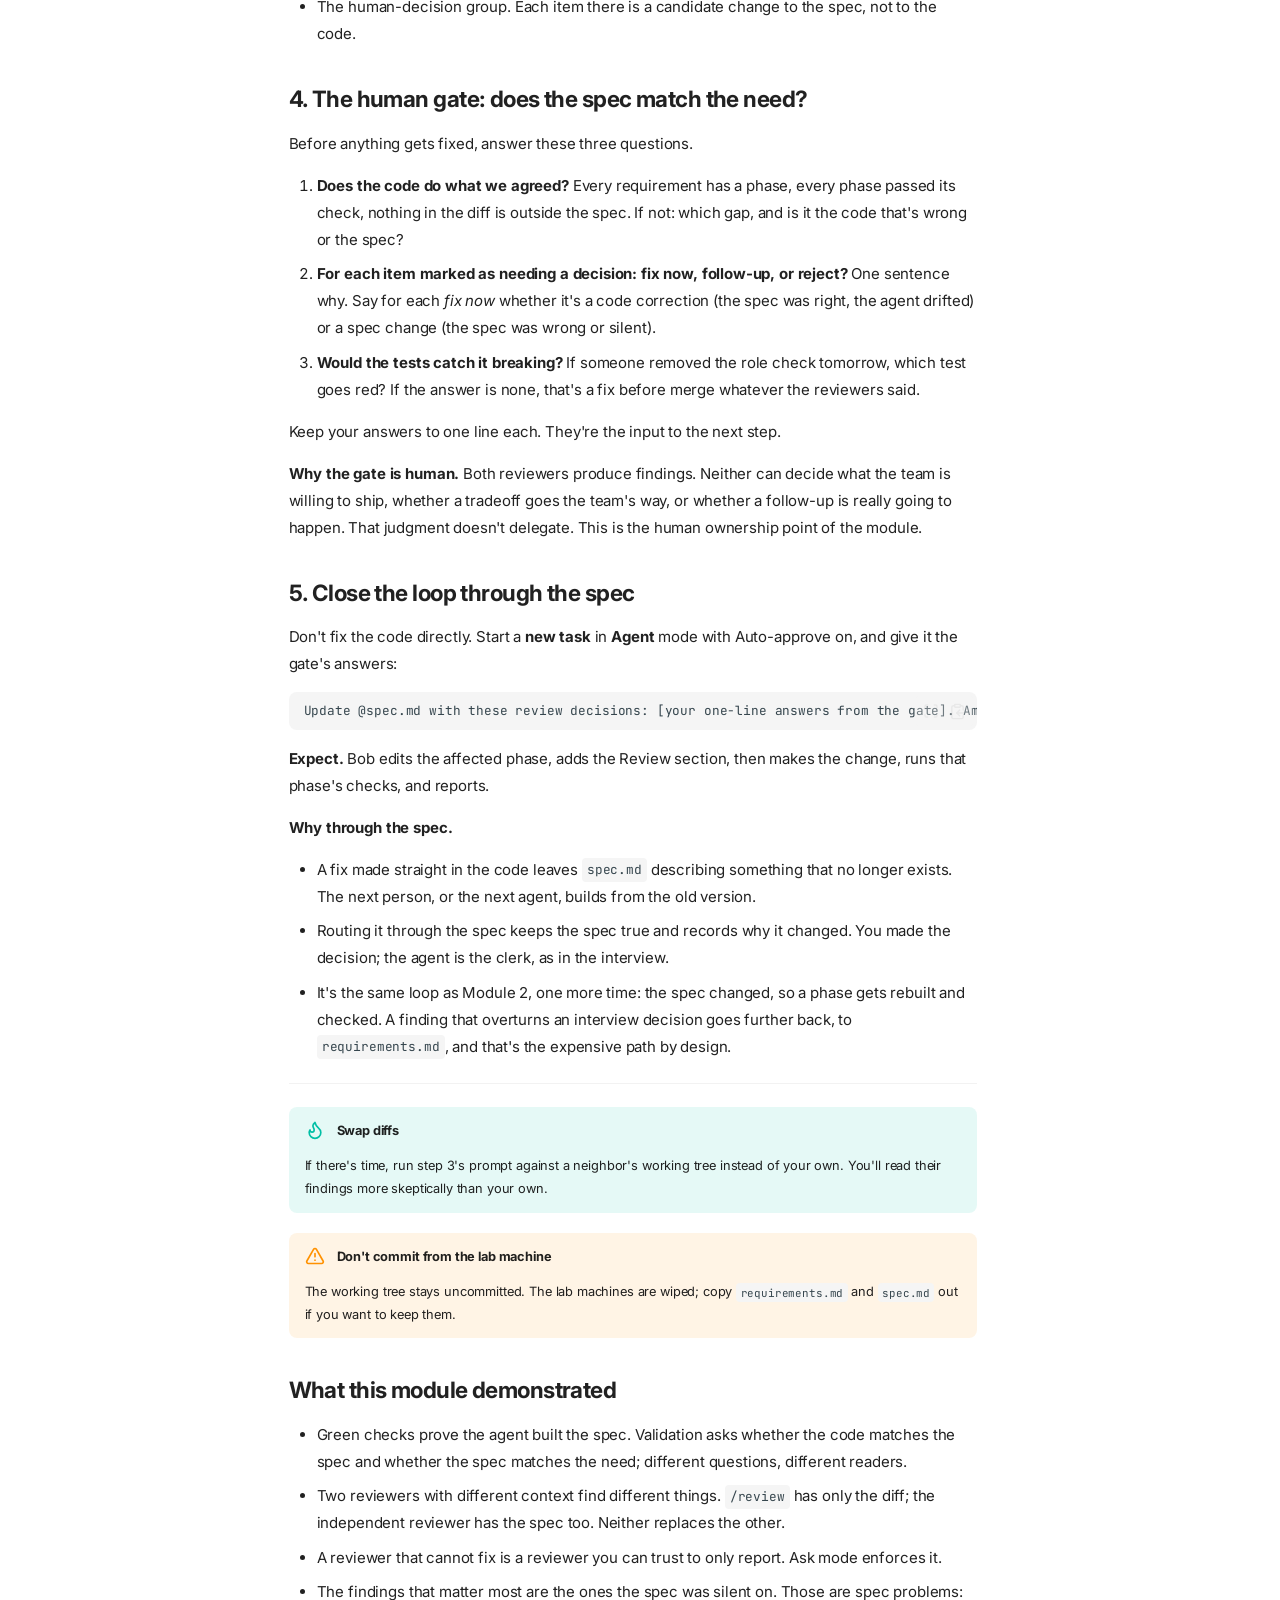
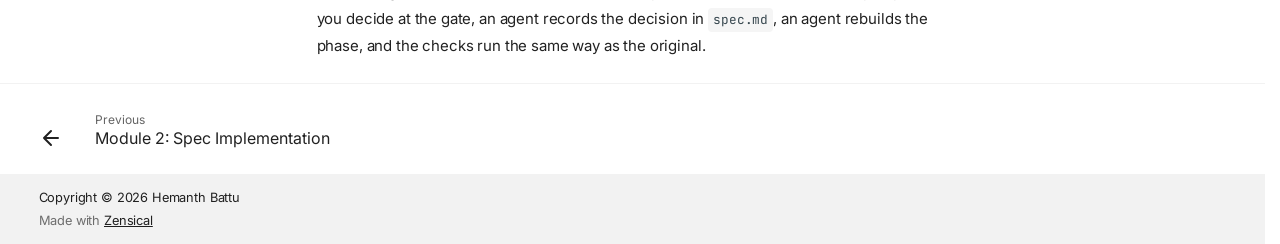
<file: modules/module3/index.html>
<!doctype html>
<html lang="en" class="no-js">
  <head>
    
      <meta charset="utf-8">
      <meta name="viewport" content="width=device-width,initial-scale=1">
      
        <meta name="description" content="Hands-on workshop for spec-driven development with agentic coding tools: requirements, spec, implementation, and verification.">
      
      
        <meta name="author" content="Hemanth Battu">
      
      
        <link rel="canonical" href="https://hbattu73.github.io/sdd-workshop-guide/modules/module3/">
      
      
        <link rel="prev" href="../module2/">
      
      
      
        
      
      
      <link rel="icon" href="../../assets/images/favicon.png">
      <meta name="generator" content="zensical-0.0.46">
    
    
      
        <title>Module 3: Validation - Agentic Engineering in Practice</title>
      
    
    
      
        
      
      <link rel="stylesheet" href="../../assets/stylesheets/modern/main.19d3147f.min.css">
      
        
          
        
        <link rel="stylesheet" href="../../assets/stylesheets/modern/palette.dfe2e883.min.css">
      
      


    
    
      
    
    
      
        
        
        <link rel="preconnect" href="https://fonts.gstatic.com" crossorigin>
        <link rel="stylesheet" href="https://fonts.googleapis.com/css?family=Inter:300,300i,400,400i,500,500i,700,700i%7CJetBrains+Mono:400,400i,700,700i&amp;display=fallback">
        <style>:root{--md-text-font:"Inter";--md-code-font:"JetBrains Mono"}</style>
      
    
    
      <link rel="stylesheet" href="../../presentation/viewer.css">
    
    <script>__md_scope=new URL("../..",location),__md_scope.pathname.endsWith("/")||(__md_scope=new URL(__md_scope.pathname+"/",location)),__md_hash=e=>[...e].reduce(((e,t)=>(e<<5)-e+t.charCodeAt(0)),0),__md_get=(e,t=localStorage,_=__md_scope)=>JSON.parse(t.getItem(_.pathname+"."+e)),__md_set=(e,t,_=localStorage,a=__md_scope)=>{try{_.setItem(a.pathname+"."+e,JSON.stringify(t))}catch(e){}},document.documentElement.setAttribute("data-platform",navigator.platform)</script>
    
      

    
    
  </head>
  
  
    
    
      
    
    
    
    
    <body dir="ltr" data-md-color-scheme="default" data-md-color-primary="indigo" data-md-color-accent="indigo">
  
    
    <input class="md-toggle" data-md-toggle="drawer" type="checkbox" id="__drawer" autocomplete="off">
    <input class="md-toggle" data-md-toggle="search" type="checkbox" id="__search" autocomplete="off">
    <label class="md-overlay" for="__drawer" aria-label="Navigation"></label>
    <div data-md-component="skip">
      
        
        <a href="#module-3-validation" class="md-skip">
          Skip to content
        </a>
      
    </div>
    <div data-md-component="announce">
      
    </div>
    
    
      

<header class="md-header" data-md-component="header">
  <nav class="md-header__inner md-grid" aria-label="Header">
    <a href="../.." title="Agentic Engineering in Practice" class="md-header__button md-logo" aria-label="Agentic Engineering in Practice" data-md-component="logo">
      
  
  <svg xmlns="http://www.w3.org/2000/svg" fill="none" stroke="currentColor" stroke-linecap="round" stroke-linejoin="round" stroke-width="2" class="lucide lucide-blocks" viewBox="0 0 24 24"><path d="M10 22V7a1 1 0 0 0-1-1H4a2 2 0 0 0-2 2v12a2 2 0 0 0 2 2h12a2 2 0 0 0 2-2v-5a1 1 0 0 0-1-1H2"/><rect width="8" height="8" x="14" y="2" rx="1"/></svg>

    </a>
    <label class="md-header__button md-icon" for="__drawer" aria-label="Navigation">
      
      <svg xmlns="http://www.w3.org/2000/svg" fill="none" stroke="currentColor" stroke-linecap="round" stroke-linejoin="round" stroke-width="2" class="lucide lucide-menu" viewBox="0 0 24 24"><path d="M4 5h16M4 12h16M4 19h16"/></svg>
    </label>
    <div class="md-header__title" data-md-component="header-title">
      <div class="md-header__ellipsis">
        <div class="md-header__topic">
          <span class="md-ellipsis">
            Agentic Engineering in Practice
          </span>
        </div>
        <div class="md-header__topic" data-md-component="header-topic">
          <span class="md-ellipsis">
            
              Module 3: Validation
            
          </span>
        </div>
      </div>
    </div>
    
      
        <form class="md-header__option" data-md-component="palette">
  
    
    
    
    <input class="md-option" data-md-color-media="none" data-md-color-scheme="default" data-md-color-primary="indigo" data-md-color-accent="indigo"  aria-label="Switch to dark mode"  type="radio" name="__palette" id="__palette_0">
    
      <label class="md-header__button md-icon" title="Switch to dark mode" for="__palette_1" hidden>
        <svg xmlns="http://www.w3.org/2000/svg" fill="none" stroke="currentColor" stroke-linecap="round" stroke-linejoin="round" stroke-width="2" class="lucide lucide-sun" viewBox="0 0 24 24"><circle cx="12" cy="12" r="4"/><path d="M12 2v2M12 20v2M4.93 4.93l1.41 1.41M17.66 17.66l1.41 1.41M2 12h2M20 12h2M6.34 17.66l-1.41 1.41M19.07 4.93l-1.41 1.41"/></svg>
      </label>
    
  
    
    
    
    <input class="md-option" data-md-color-media="none" data-md-color-scheme="slate" data-md-color-primary="indigo" data-md-color-accent="indigo"  aria-label="Switch to light mode"  type="radio" name="__palette" id="__palette_1">
    
      <label class="md-header__button md-icon" title="Switch to light mode" for="__palette_0" hidden>
        <svg xmlns="http://www.w3.org/2000/svg" fill="none" stroke="currentColor" stroke-linecap="round" stroke-linejoin="round" stroke-width="2" class="lucide lucide-moon" viewBox="0 0 24 24"><path d="M20.985 12.486a9 9 0 1 1-9.473-9.472c.405-.022.617.46.402.803a6 6 0 0 0 8.268 8.268c.344-.215.825-.004.803.401"/></svg>
      </label>
    
  
</form>
      
    
    
      <script>var palette=__md_get("__palette");if(palette&&palette.color){if("(prefers-color-scheme)"===palette.color.media){var media=matchMedia("(prefers-color-scheme: light)"),input=document.querySelector(media.matches?"[data-md-color-media='(prefers-color-scheme: light)']":"[data-md-color-media='(prefers-color-scheme: dark)']");palette.color.media=input.getAttribute("data-md-color-media"),palette.color.scheme=input.getAttribute("data-md-color-scheme"),palette.color.primary=input.getAttribute("data-md-color-primary"),palette.color.accent=input.getAttribute("data-md-color-accent")}for(var[key,value]of Object.entries(palette.color))document.body.setAttribute("data-md-color-"+key,value)}</script>
    
    
    
      
      
        <label class="md-header__button md-icon" for="__search" aria-label="Search">
          
          <svg xmlns="http://www.w3.org/2000/svg" fill="none" stroke="currentColor" stroke-linecap="round" stroke-linejoin="round" stroke-width="2" class="lucide lucide-search" viewBox="0 0 24 24"><path d="m21 21-4.34-4.34"/><circle cx="11" cy="11" r="8"/></svg>
        </label>
        <div class="md-search" data-md-component="search" role="dialog" aria-label="Search">
  <button type="button" class="md-search__button">
    Search
  </button>
</div>
      
    
    <div class="md-header__source">
      
    </div>
  </nav>
  
</header>
    
    <div class="md-container" data-md-component="container">
      
      
        
          
            
<nav class="md-tabs" aria-label="Tabs" data-md-component="tabs">
  <div class="md-grid">
    <ul class="md-tabs__list">
      
        
  
  
  
  
    
      
      
        
          
        
      
    
    
    
    
      <li class="md-tabs__item">
        <a href="../.." class="md-tabs__link">
          
  
  Home

        </a>
      </li>
    
  

      
        
  
  
  
  
    
      
      
        
          
        
      
    
    
    
    
      <li class="md-tabs__item">
        <a href="../../prework/" class="md-tabs__link">
          
  
  Prework

        </a>
      </li>
    
  

      
        
  
  
  
  
    
      
      
        
          
        
      
    
    
    
    
      <li class="md-tabs__item">
        <a href="../../presentation/" class="md-tabs__link">
          
  
  Presentation

        </a>
      </li>
    
  

      
        
  
  
  
    
  
  
    
      
      
        
          
        
      
        
      
        
      
        
      
        
      
    
    
    
    
      <li class="md-tabs__item md-tabs__item--active">
        <a href="../" class="md-tabs__link">
          
  
  Modules

        </a>
      </li>
    
  

      
    </ul>
  </div>
</nav>
          
        
      
      <main class="md-main" data-md-component="main">
        <div class="md-main__inner md-grid">
          
            
              
              <div class="md-sidebar md-sidebar--primary" data-md-component="sidebar" data-md-type="navigation" >
                <div class="md-sidebar__scrollwrap">
                  <div class="md-sidebar__inner">
                    


  


<nav class="md-nav md-nav--primary md-nav--lifted" aria-label="Navigation" data-md-level="0">
  <label class="md-nav__title" for="__drawer">
    <a href="../.." title="Agentic Engineering in Practice" class="md-nav__button md-logo" aria-label="Agentic Engineering in Practice" data-md-component="logo">
      
  
  <svg xmlns="http://www.w3.org/2000/svg" fill="none" stroke="currentColor" stroke-linecap="round" stroke-linejoin="round" stroke-width="2" class="lucide lucide-blocks" viewBox="0 0 24 24"><path d="M10 22V7a1 1 0 0 0-1-1H4a2 2 0 0 0-2 2v12a2 2 0 0 0 2 2h12a2 2 0 0 0 2-2v-5a1 1 0 0 0-1-1H2"/><rect width="8" height="8" x="14" y="2" rx="1"/></svg>

    </a>
    Agentic Engineering in Practice
  </label>
  
  <ul class="md-nav__list" data-md-scrollfix>
    
      
      
  
  
  
  
    
    
      
        
          
        
      
    
    
    
      
      
        
      
    
    
    <li class="md-nav__item md-nav__item--nested">
      
        
        
        <input class="md-nav__toggle md-toggle " type="checkbox" id="__nav_1" >
        
          
          <div class="md-nav__link md-nav__container">
            <a href="../.." class="md-nav__link ">
              
  
  
  <span class="md-ellipsis">
    
  
  Home

    
  </span>
  
  

            </a>
            
          </div>
        
        <nav class="md-nav" data-md-level="1" aria-labelledby="__nav_1_label" aria-expanded="false">
          <label class="md-nav__title" for="__nav_1">
            <span class="md-nav__icon md-icon"></span>
            
  
  Home

          </label>
          <ul class="md-nav__list" data-md-scrollfix>
            
              
            
          </ul>
        </nav>
      
    </li>
  

    
      
      
  
  
  
  
    
    
      
        
          
        
      
    
    
    
      
      
        
      
    
    
    <li class="md-nav__item md-nav__item--nested">
      
        
        
        <input class="md-nav__toggle md-toggle " type="checkbox" id="__nav_2" >
        
          
          <div class="md-nav__link md-nav__container">
            <a href="../../prework/" class="md-nav__link ">
              
  
  
  <span class="md-ellipsis">
    
  
  Prework

    
  </span>
  
  

            </a>
            
          </div>
        
        <nav class="md-nav" data-md-level="1" aria-labelledby="__nav_2_label" aria-expanded="false">
          <label class="md-nav__title" for="__nav_2">
            <span class="md-nav__icon md-icon"></span>
            
  
  Prework

          </label>
          <ul class="md-nav__list" data-md-scrollfix>
            
              
            
          </ul>
        </nav>
      
    </li>
  

    
      
      
  
  
  
  
    
    
      
        
          
        
      
    
    
    
      
      
        
      
    
    
    <li class="md-nav__item md-nav__item--nested">
      
        
        
        <input class="md-nav__toggle md-toggle " type="checkbox" id="__nav_3" >
        
          
          <div class="md-nav__link md-nav__container">
            <a href="../../presentation/" class="md-nav__link ">
              
  
  
  <span class="md-ellipsis">
    
  
  Presentation

    
  </span>
  
  

            </a>
            
          </div>
        
        <nav class="md-nav" data-md-level="1" aria-labelledby="__nav_3_label" aria-expanded="false">
          <label class="md-nav__title" for="__nav_3">
            <span class="md-nav__icon md-icon"></span>
            
  
  Presentation

          </label>
          <ul class="md-nav__list" data-md-scrollfix>
            
              
            
          </ul>
        </nav>
      
    </li>
  

    
      
      
  
  
    
  
  
  
    
    
      
        
          
        
      
        
      
        
      
        
      
        
      
    
    
    
      
        
        
      
      
        
      
    
    
    <li class="md-nav__item md-nav__item--active md-nav__item--section md-nav__item--nested">
      
        
        
        <input class="md-nav__toggle md-toggle " type="checkbox" id="__nav_4" checked>
        
          
          <div class="md-nav__link md-nav__container">
            <a href="../" class="md-nav__link ">
              
  
  
  <span class="md-ellipsis">
    
  
  Modules

    
  </span>
  
  

            </a>
            
              
              <label class="md-nav__link " for="__nav_4" id="__nav_4_label" tabindex="">
                <span class="md-nav__icon md-icon"></span>
              </label>
            
          </div>
        
        <nav class="md-nav" data-md-level="1" aria-labelledby="__nav_4_label" aria-expanded="true">
          <label class="md-nav__title" for="__nav_4">
            <span class="md-nav__icon md-icon"></span>
            
  
  Modules

          </label>
          <ul class="md-nav__list" data-md-scrollfix>
            
              
            
              
                
  
  
  
  
    <li class="md-nav__item">
      <a href="../module0/" class="md-nav__link">
        
  
  
  <span class="md-ellipsis">
    
  
  Module 0: Get to Know Your Agentic Tool

    
  </span>
  
  

      </a>
    </li>
  

              
            
              
                
  
  
  
  
    <li class="md-nav__item">
      <a href="../module1/" class="md-nav__link">
        
  
  
  <span class="md-ellipsis">
    
  
  Module 1: Requirements Gathering and Spec Creation

    
  </span>
  
  

      </a>
    </li>
  

              
            
              
                
  
  
  
  
    <li class="md-nav__item">
      <a href="../module2/" class="md-nav__link">
        
  
  
  <span class="md-ellipsis">
    
  
  Module 2: Spec Implementation

    
  </span>
  
  

      </a>
    </li>
  

              
            
              
                
  
  
    
  
  
  
    <li class="md-nav__item md-nav__item--active">
      
      
      
      
        
      
      
        <label class="md-nav__link md-nav__link--active" for="__toc">
          
  
  
  <span class="md-ellipsis">
    
  
  Module 3: Validation

    
  </span>
  
  

          <span class="md-nav__icon md-icon"></span>
        </label>
      
      <a href="././" class="md-nav__link md-nav__link--active">
        
  
  
  <span class="md-ellipsis">
    
  
  Module 3: Validation

    
  </span>
  
  

      </a>
      
        


<nav class="md-nav md-nav--secondary" aria-label="On this page">
  
  
  
    
  
  
    <label class="md-nav__title" for="__toc">
      <span class="md-nav__icon md-icon"></span>
      On this page
    </label>
    <ul class="md-nav__list" data-md-component="toc" data-md-scrollfix>
      
        <li class="md-nav__item">
  <a href="#1-look-at-the-blast-radius" class="md-nav__link">
    <span class="md-ellipsis">
      <span class="md-typeset">
        1. Look at the blast radius
      </span>
    </span>
  </a>
  
</li>
      
        <li class="md-nav__item">
  <a href="#2-built-in-review-is-the-code-right-on-its-own-terms" class="md-nav__link">
    <span class="md-ellipsis">
      <span class="md-typeset">
        2. Built-in review: is the code right on its own terms?
      </span>
    </span>
  </a>
  
</li>
      
        <li class="md-nav__item">
  <a href="#3-independent-review-does-the-code-match-the-spec" class="md-nav__link">
    <span class="md-ellipsis">
      <span class="md-typeset">
        3. Independent review: does the code match the spec?
      </span>
    </span>
  </a>
  
</li>
      
        <li class="md-nav__item">
  <a href="#4-the-human-gate-does-the-spec-match-the-need" class="md-nav__link">
    <span class="md-ellipsis">
      <span class="md-typeset">
        4. The human gate: does the spec match the need?
      </span>
    </span>
  </a>
  
</li>
      
        <li class="md-nav__item">
  <a href="#5-close-the-loop-through-the-spec" class="md-nav__link">
    <span class="md-ellipsis">
      <span class="md-typeset">
        5. Close the loop through the spec
      </span>
    </span>
  </a>
  
</li>
      
        <li class="md-nav__item">
  <a href="#what-this-module-demonstrated" class="md-nav__link">
    <span class="md-ellipsis">
      <span class="md-typeset">
        What this module demonstrated
      </span>
    </span>
  </a>
  
</li>
      
    </ul>
  
</nav>
      
    </li>
  

              
            
          </ul>
        </nav>
      
    </li>
  

    
  </ul>
</nav>
                  </div>
                </div>
              </div>
            
            
              
              <div class="md-sidebar md-sidebar--secondary" data-md-component="sidebar" data-md-type="toc" >
                <div class="md-sidebar__scrollwrap">
                  
                    
                    
                    
                      
                    
                    
                      <input class="md-nav__toggle md-toggle" type="checkbox" id="__toc">
                      <div class="md-sidebar-button__wrapper">
                        <label class="md-sidebar-button" for="__toc"></label>
                      </div>
                    
                  
                  <div class="md-sidebar__inner">
                    


<nav class="md-nav md-nav--secondary" aria-label="On this page">
  
  
  
    
  
  
    <label class="md-nav__title" for="__toc">
      <span class="md-nav__icon md-icon"></span>
      On this page
    </label>
    <ul class="md-nav__list" data-md-component="toc" data-md-scrollfix>
      
        <li class="md-nav__item">
  <a href="#1-look-at-the-blast-radius" class="md-nav__link">
    <span class="md-ellipsis">
      <span class="md-typeset">
        1. Look at the blast radius
      </span>
    </span>
  </a>
  
</li>
      
        <li class="md-nav__item">
  <a href="#2-built-in-review-is-the-code-right-on-its-own-terms" class="md-nav__link">
    <span class="md-ellipsis">
      <span class="md-typeset">
        2. Built-in review: is the code right on its own terms?
      </span>
    </span>
  </a>
  
</li>
      
        <li class="md-nav__item">
  <a href="#3-independent-review-does-the-code-match-the-spec" class="md-nav__link">
    <span class="md-ellipsis">
      <span class="md-typeset">
        3. Independent review: does the code match the spec?
      </span>
    </span>
  </a>
  
</li>
      
        <li class="md-nav__item">
  <a href="#4-the-human-gate-does-the-spec-match-the-need" class="md-nav__link">
    <span class="md-ellipsis">
      <span class="md-typeset">
        4. The human gate: does the spec match the need?
      </span>
    </span>
  </a>
  
</li>
      
        <li class="md-nav__item">
  <a href="#5-close-the-loop-through-the-spec" class="md-nav__link">
    <span class="md-ellipsis">
      <span class="md-typeset">
        5. Close the loop through the spec
      </span>
    </span>
  </a>
  
</li>
      
        <li class="md-nav__item">
  <a href="#what-this-module-demonstrated" class="md-nav__link">
    <span class="md-ellipsis">
      <span class="md-typeset">
        What this module demonstrated
      </span>
    </span>
  </a>
  
</li>
      
    </ul>
  
</nav>
                  </div>
                </div>
              </div>
            
          
          
            <div class="md-content" data-md-component="content">
              
                




              
              <article class="md-content__inner md-typeset">
                
                  

<h1 id="module-3-validation">Module 3: Validation<a class="headerlink" href="#module-3-validation" title="Permanent link">&para;</a></h1>
<p>Module 2 ended with every phase check green. Green means the agent built what the spec said. It doesn't mean the spec said the right thing, and it doesn't mean the code is right in ways the spec never mentioned. Validation asks the two questions green checks can't:</p>
<ol>
<li><strong>Does the code match the spec?</strong> (implementation drift)</li>
<li><strong>Does the spec match the need?</strong> (spec drift)</li>
</ol>
<p>In spec-driven development, validation validates the spec as much as the code, and the loop closes by changing the spec, not by patching around it.</p>
<table>
<thead>
<tr>
<th>Mechanism</th>
<th>Reads</th>
<th>Catches</th>
</tr>
</thead>
<tbody>
<tr>
<td><code>/review</code></td>
<td>the diff</td>
<td>code that's wrong on its own terms: bugs, conventions, weak tests</td>
</tr>
<tr>
<td>Independent reviewer (Ask mode)</td>
<td>the diff, <code>spec.md</code>, <code>requirements.md</code></td>
<td>code that doesn't match the spec; risks the spec didn't cover</td>
</tr>
<tr>
<td>Human gate</td>
<td>both reports, plus what you know about the product</td>
<td>whether the spec itself needs to change, and what the team will accept</td>
</tr>
</tbody>
</table>
<p>Human ownership comes back up here. The agents find; you decide.</p>
<p>Everything in a grey code block is pasted to Bob or the terminal verbatim. The <strong>Expect</strong> and <strong>Notice</strong> notes describe what a good run looks like.</p>
<div class="admonition info">
<p class="admonition-title">Before you start</p>
<ul>
<li>Module 2's build is finished and uncommitted. <code>git status</code> shows changes under <code>api/</code> and <code>web/</code>, plus <code>requirements.md</code> and <code>spec.md</code> as new files.</li>
<li>The dev server is stopped.</li>
</ul>
</div>
<hr />
<h2 id="1-look-at-the-blast-radius">1. Look at the blast radius<a class="headerlink" href="#1-look-at-the-blast-radius" title="Permanent link">&para;</a></h2>
<p>In the terminal:</p>
<div class="language-bash highlight"><pre><span></span><code><span id="__span-0-1"><a id="__codelineno-0-1" name="__codelineno-0-1" href="#__codelineno-0-1"></a>git<span class="w"> </span>diff<span class="w"> </span>--stat<span class="w"> </span>main
</span></code></pre></div>
<p>Then open one changed file you understand and read one new function. Not the whole diff. One function, and ask yourself whether you'd have written it that way.</p>
<p><strong>Why first.</strong> Before any agent tells you what to think about the code, get your own impression of its size and shape:</p>
<ul>
<li>A diff much bigger than you expected is a finding by itself.</li>
<li>Reading one function keeps you reading code in this module, not just reports.</li>
</ul>
<p><strong>Notice.</strong> Files you didn't expect. If the diff touches something the spec never named, write it down; it goes to the gate.</p>
<h2 id="2-built-in-review-is-the-code-right-on-its-own-terms">2. Built-in review: is the code right on its own terms?<a class="headerlink" href="#2-built-in-review-is-the-code-right-on-its-own-terms" title="Permanent link">&para;</a></h2>
<p><img alt="The /review summary in the chat: each finding with its severity, file and lines, an explanation and a suggested fix" src="../../assets/module3/review-findings.png" /></p>
<p>In the Bob panel, type <code>/review</code>. Set the comparison branch to <strong>main</strong>, tick <strong>Include uncommitted changes</strong>, and start it. It runs auto-approved and takes a minute or two.</p>
<p><strong>Expect.</strong> Findings in the <strong>Bob Findings</strong> tab, grouped by file: the kind of thing a careful colleague flags on a pull request. Some will be sharp, some pedantic, and one or two will be wrong.</p>
<p>Read them. Click <strong>Go to file</strong> on the two or three that look real. Do <strong>not</strong> click <strong>Fix with Bob</strong>, on any of them, yet.</p>
<p><strong>Why not Fix with Bob.</strong> The button collapses two steps that have to stay separate:</p>
<ol>
<li>Is this finding right?</li>
<li>Do we want this change?</li>
</ol>
<p>This reviewer reads the diff and nothing else. It doesn't know that a duplicated check might be deliberate, or that an error message's wording came from an interview decision. Fixing before deciding puts the reviewer's opinion into your code with no record of why. You decide in step 4.</p>
<p><strong>What this reviewer can and can't tell you.</strong> It's good at the first question in the table and badly placed for the second. It has never seen the spec, so it can tell you whether the code is tidy, not whether the code does what was agreed. That's what the next reviewer is for.</p>
<h2 id="3-independent-review-does-the-code-match-the-spec">3. Independent review: does the code match the spec?<a class="headerlink" href="#3-independent-review-does-the-code-match-the-spec" title="Permanent link">&para;</a></h2>
<p>Start a <strong>new task</strong>. Set the mode to <strong>Ask</strong>. Paste:</p>
<div class="language-text highlight"><pre><span></span><code><span id="__span-1-1"><a id="__codelineno-1-1" name="__codelineno-1-1" href="#__codelineno-1-1"></a>Review the diff against @spec.md and @requirements.md: does the code match the spec, is it safe for a regulated fintech app, and would the tests fail if a requirement were broken? Skip what matches. Report what matters and mark which findings need a human decision.
</span></code></pre></div>
<p><img alt="The reviewer's report: findings grouped into what needs a human decision and what needs a test" src="../../assets/module3/validator-output.png" /></p>
<p><strong>Expect.</strong> Bob runs <code>git diff</code> itself, reads the two markdown files, then the changed files. A few minutes. Length varies: sometimes a short report, sometimes a longer one where Bob clears items as it goes and ends with a summary. Either way, look for two groups:</p>
<ul>
<li><strong>Needs a human decision</strong>: the code did what the spec said and the spec didn't say enough. A failure mode the request never mentioned, a message that's correct but confusing, a field stored but never shown. Those aren't code corrections; the spec was silent on something the need required. That's spec drift.</li>
<li><strong>Tests that wouldn't catch a break</strong>: assertions that would still pass if the behavior were removed. These need no decision, just a test.</li>
</ul>
<p>Bob may also say what it couldn't verify from Ask mode, usually that it didn't run the test commands. You did, at the end of Module 2.</p>
<div class="admonition tip">
<p class="admonition-title">If the report is long, read the end first</p>
<p>The findings are at the bottom. Anything above them that ends in "no issue" is Bob's working.</p>
</div>
<p><strong>Why a new task.</strong> This reviewer must not have built the code. The Module 2 session knows every decision it made and will defend them; it reads its own code the way you read your own prose, seeing what it meant rather than what's there.</p>
<p><strong>Why Ask mode.</strong> Ask mode cannot edit files. A reviewer that can fix things will fix things, and you're back to the Fix with Bob problem with less visibility. Making the fix impossible, rather than asking it to refrain, is the mechanism.</p>
<p><strong>Why each clause.</strong></p>
<table>
<thead>
<tr>
<th>Clause</th>
<th>What it does</th>
</tr>
</thead>
<tbody>
<tr>
<td><em>does the code match the spec, is it safe, would the tests fail</em></td>
<td>the three ways a feature fails review in a regulated codebase: doesn't match what was agreed, unsafe, untested in a way that lets it rot. The safety question is what lets the reviewer see past the spec.</td>
</tr>
<tr>
<td><em>skip what matches</em></td>
<td>without it the report opens with paragraphs confirming what's fine and runs out of room for what isn't</td>
</tr>
<tr>
<td><em>report what matters</em></td>
<td>the confirmed findings with file and line, so you can check one by opening one file</td>
</tr>
<tr>
<td><em>mark which findings need a human decision</em></td>
<td>separates findings with one right answer (a missing test) from tradeoffs. The gate goes through the second group only.</td>
</tr>
</tbody>
</table>
<p><strong>Notice.</strong></p>
<ul>
<li>Findings <code>/review</code> raised that this reviewer didn't, and the reverse. Neither is the better reviewer; they hold different context, so they see different things. Module 1 was about keeping context <em>out</em> of a conversation; this is about choosing what to put <em>in</em>.</li>
<li>Anything flagged that the spec didn't ask for. A reviewer that only walks the spec's list misses scope creep.</li>
<li>The human-decision group. Each item there is a candidate change to the spec, not to the code.</li>
</ul>
<h2 id="4-the-human-gate-does-the-spec-match-the-need">4. The human gate: does the spec match the need?<a class="headerlink" href="#4-the-human-gate-does-the-spec-match-the-need" title="Permanent link">&para;</a></h2>
<p>Before anything gets fixed, answer these three questions.</p>
<ol>
<li><strong>Does the code do what we agreed?</strong> Every requirement has a phase, every phase passed its check, nothing in the diff is outside the spec. If not: which gap, and is it the code that's wrong or the spec?</li>
<li><strong>For each item marked as needing a decision: fix now, follow-up, or reject?</strong> One sentence why. Say for each <em>fix now</em> whether it's a code correction (the spec was right, the agent drifted) or a spec change (the spec was wrong or silent).</li>
<li><strong>Would the tests catch it breaking?</strong> If someone removed the role check tomorrow, which test goes red? If the answer is none, that's a fix before merge whatever the reviewers said.</li>
</ol>
<p>Keep your answers to one line each. They're the input to the next step.</p>
<p><strong>Why the gate is human.</strong> Both reviewers produce findings. Neither can decide what the team is willing to ship, whether a tradeoff goes the team's way, or whether a follow-up is really going to happen. That judgment doesn't delegate. This is the human ownership point of the module.</p>
<h2 id="5-close-the-loop-through-the-spec">5. Close the loop through the spec<a class="headerlink" href="#5-close-the-loop-through-the-spec" title="Permanent link">&para;</a></h2>
<p>Don't fix the code directly. Start a <strong>new task</strong> in <strong>Agent</strong> mode with Auto-approve on, and give it the gate's answers:</p>
<div class="language-text highlight"><pre><span></span><code><span id="__span-2-1"><a id="__codelineno-2-1" name="__codelineno-2-1" href="#__codelineno-2-1"></a>Update @spec.md with these review decisions: [your one-line answers from the gate]. Amend only the affected phase and add a Review section recording each decision. Then re-implement that phase and run its checks.
</span></code></pre></div>
<p><strong>Expect.</strong> Bob edits the affected phase, adds the Review section, then makes the change, runs that phase's checks, and reports.</p>
<p><strong>Why through the spec.</strong></p>
<ul>
<li>A fix made straight in the code leaves <code>spec.md</code> describing something that no longer exists. The next person, or the next agent, builds from the old version.</li>
<li>Routing it through the spec keeps the spec true and records why it changed. You made the decision; the agent is the clerk, as in the interview.</li>
<li>It's the same loop as Module 2, one more time: the spec changed, so a phase gets rebuilt and checked. A finding that overturns an interview decision goes further back, to <code>requirements.md</code>, and that's the expensive path by design.</li>
</ul>
<hr />
<div class="admonition tip">
<p class="admonition-title">Swap diffs</p>
<p>If there's time, run step 3's prompt against a neighbor's working tree instead of your own. You'll read their findings more skeptically than your own.</p>
</div>
<div class="admonition warning">
<p class="admonition-title">Don't commit from the lab machine</p>
<p>The working tree stays uncommitted. The lab machines are wiped; copy <code>requirements.md</code> and <code>spec.md</code> out if you want to keep them.</p>
</div>
<h2 id="what-this-module-demonstrated">What this module demonstrated<a class="headerlink" href="#what-this-module-demonstrated" title="Permanent link">&para;</a></h2>
<ul>
<li>Green checks prove the agent built the spec. Validation asks whether the code matches the spec and whether the spec matches the need; different questions, different readers.</li>
<li>Two reviewers with different context find different things. <code>/review</code> has only the diff; the independent reviewer has the spec too. Neither replaces the other.</li>
<li>A reviewer that cannot fix is a reviewer you can trust to only report. Ask mode enforces it.</li>
<li>The findings that matter most are the ones the spec was silent on. Those are spec problems: you decide at the gate, an agent records the decision in <code>spec.md</code>, an agent rebuilds the phase, and the checks run the same way as the original.</li>
</ul>














                
              </article>
            </div>
          
          
  <script>var tabs=__md_get("__tabs");if(Array.isArray(tabs))e:for(var set of document.querySelectorAll(".tabbed-set")){var labels=set.querySelector(".tabbed-labels");for(var tab of tabs)for(var label of labels.getElementsByTagName("label"))if(label.innerText.trim()===tab){var input=document.getElementById(label.htmlFor);input.checked=!0;continue e}}</script>

<script>var target=document.getElementById(location.hash.slice(1));target&&target.name&&(target.checked=target.name.startsWith("__tabbed_"))</script>
        </div>
        
          <button type="button" class="md-top md-icon" data-md-component="top" hidden>
  
  <svg xmlns="http://www.w3.org/2000/svg" fill="none" stroke="currentColor" stroke-linecap="round" stroke-linejoin="round" stroke-width="2" class="lucide lucide-circle-arrow-up" viewBox="0 0 24 24"><circle cx="12" cy="12" r="10"/><path d="m16 12-4-4-4 4M12 16V8"/></svg>
  Back to top
</button>
        
      </main>
      
        <footer class="md-footer">
  
    
      
      <nav class="md-footer__inner md-grid" aria-label="Footer" >
        
          
          <a href="../module2/" class="md-footer__link md-footer__link--prev" aria-label="Previous: Module 2: Spec Implementation">
            <div class="md-footer__button md-icon">
              
              <svg xmlns="http://www.w3.org/2000/svg" fill="none" stroke="currentColor" stroke-linecap="round" stroke-linejoin="round" stroke-width="2" class="lucide lucide-arrow-left" viewBox="0 0 24 24"><path d="m12 19-7-7 7-7M19 12H5"/></svg>
            </div>
            <div class="md-footer__title">
              <span class="md-footer__direction">
                Previous
              </span>
              <div class="md-ellipsis">
                Module 2: Spec Implementation
              </div>
            </div>
          </a>
        
        
      </nav>
    
  
  <div class="md-footer-meta md-typeset">
    <div class="md-footer-meta__inner md-grid">
      <div class="md-copyright">
  
    <div class="md-copyright__highlight">
      Copyright &copy; 2026 Hemanth Battu

    </div>
  
  
    Made with
    <a href="https://zensical.org/" target="_blank" rel="noopener">
      Zensical
    </a>
  
</div>
      
    </div>
  </div>
</footer>
      
    </div>
    <div class="md-dialog" data-md-component="dialog">
      <div class="md-dialog__inner md-typeset"></div>
    </div>
    
    
    
      
      
      <script id="__config" type="application/json">{"annotate":null,"base":"../..","features":["announce.dismiss","content.code.annotate","content.code.copy","content.code.select","content.footnote.tooltips","content.tabs.link","content.tooltips","navigation.footer","navigation.indexes","navigation.instant","navigation.instant.prefetch","navigation.path","navigation.sections","navigation.tabs","navigation.top","navigation.tracking","search.highlight"],"search":"../../assets/javascripts/workers/search.b6b7e04f.min.js","tags":null,"translations":{"clipboard.copied":"Copied to clipboard","clipboard.copy":"Copy to clipboard","search.result.more.one":"1 more on this page","search.result.more.other":"# more on this page","search.result.none":"No matching documents","search.result.one":"1 matching document","search.result.other":"# matching documents","search.result.placeholder":"Type to start searching","search.result.term.missing":"Missing","select.version":"Select version"},"version":null}</script>
    
    
      <script src="../../assets/javascripts/bundle.ee611ef6.min.js"></script>
      
        <script src="../../presentation/viewer.js"></script>
      
    
  </body>
</html>
</file>
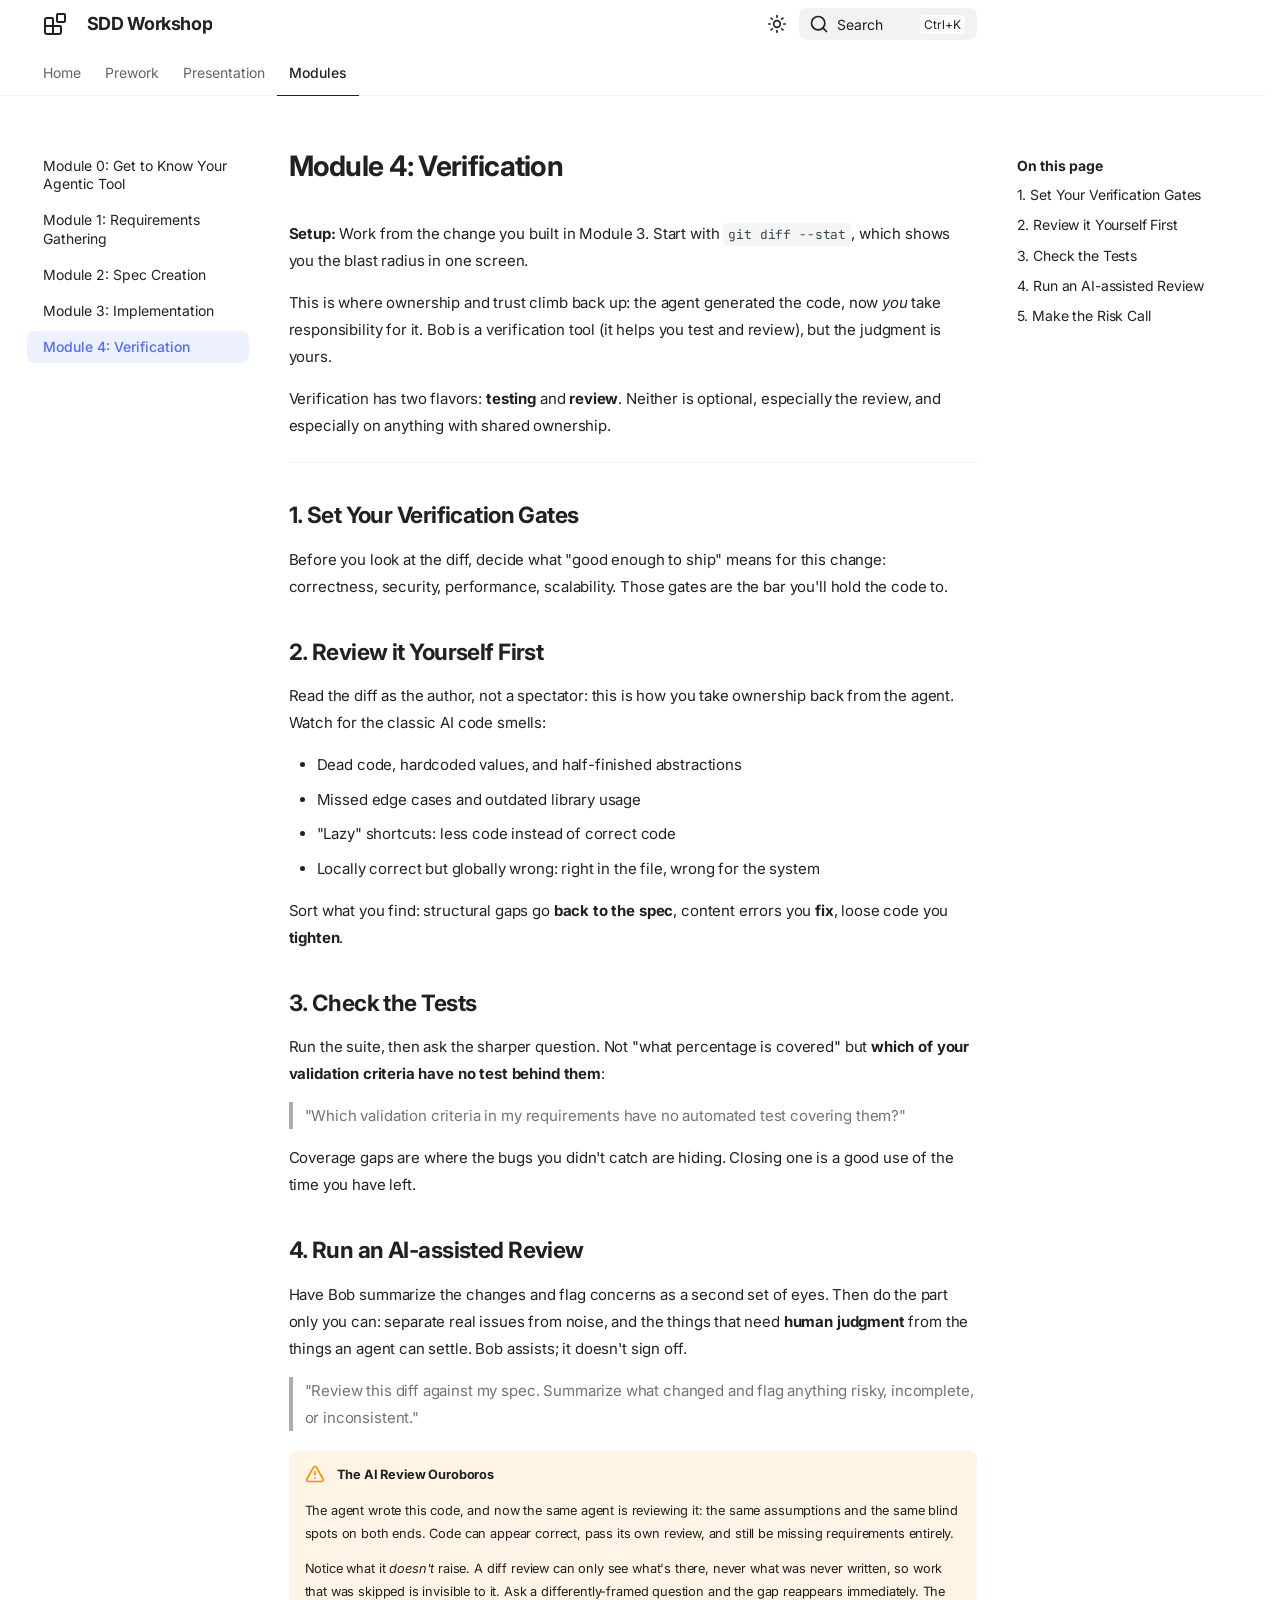
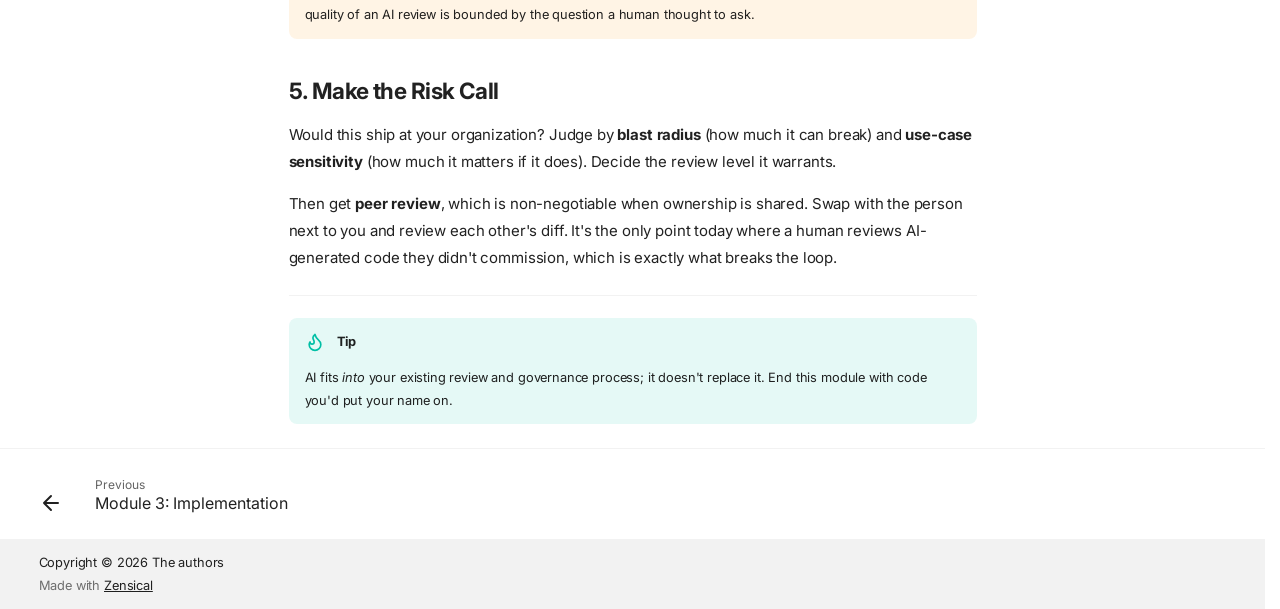
<file: modules/module4/index.html>
<!doctype html>
<html lang="en" class="no-js">
  <head>
    
      <meta charset="utf-8">
      <meta name="viewport" content="width=device-width,initial-scale=1">
      
        <meta name="description" content="Hands-on workshop for spec-driven development with agentic coding tools: requirements, spec, implementation, and verification.">
      
      
        <meta name="author" content="Hemanth Battu">
      
      
        <link rel="canonical" href="https://hbattu73.github.io/sdd-workshop-guide/modules/module4/">
      
      
        <link rel="prev" href="../module3/">
      
      
      
        
      
      
      <link rel="icon" href="../../assets/images/favicon.png">
      <meta name="generator" content="zensical-0.0.46">
    
    
      
        <title>Module 4: Verification - SDD Workshop</title>
      
    
    
      
        
      
      <link rel="stylesheet" href="../../assets/stylesheets/modern/main.19d3147f.min.css">
      
        
          
        
        <link rel="stylesheet" href="../../assets/stylesheets/modern/palette.dfe2e883.min.css">
      
      


    
    
      
    
    
      
        
        
        <link rel="preconnect" href="https://fonts.gstatic.com" crossorigin>
        <link rel="stylesheet" href="https://fonts.googleapis.com/css?family=Inter:300,300i,400,400i,500,500i,700,700i%7CJetBrains+Mono:400,400i,700,700i&amp;display=fallback">
        <style>:root{--md-text-font:"Inter";--md-code-font:"JetBrains Mono"}</style>
      
    
    
      <link rel="stylesheet" href="../../presentation/viewer.css">
    
    <script>__md_scope=new URL("../..",location),__md_scope.pathname.endsWith("/")||(__md_scope=new URL(__md_scope.pathname+"/",location)),__md_hash=e=>[...e].reduce(((e,t)=>(e<<5)-e+t.charCodeAt(0)),0),__md_get=(e,t=localStorage,_=__md_scope)=>JSON.parse(t.getItem(_.pathname+"."+e)),__md_set=(e,t,_=localStorage,a=__md_scope)=>{try{_.setItem(a.pathname+"."+e,JSON.stringify(t))}catch(e){}},document.documentElement.setAttribute("data-platform",navigator.platform)</script>
    
      

    
    
  </head>
  
  
    
    
      
    
    
    
    
    <body dir="ltr" data-md-color-scheme="default" data-md-color-primary="indigo" data-md-color-accent="indigo">
  
    
    <input class="md-toggle" data-md-toggle="drawer" type="checkbox" id="__drawer" autocomplete="off">
    <input class="md-toggle" data-md-toggle="search" type="checkbox" id="__search" autocomplete="off">
    <label class="md-overlay" for="__drawer" aria-label="Navigation"></label>
    <div data-md-component="skip">
      
        
        <a href="#module-4-verification" class="md-skip">
          Skip to content
        </a>
      
    </div>
    <div data-md-component="announce">
      
    </div>
    
    
      

<header class="md-header" data-md-component="header">
  <nav class="md-header__inner md-grid" aria-label="Header">
    <a href="../.." title="SDD Workshop" class="md-header__button md-logo" aria-label="SDD Workshop" data-md-component="logo">
      
  
  <svg xmlns="http://www.w3.org/2000/svg" fill="none" stroke="currentColor" stroke-linecap="round" stroke-linejoin="round" stroke-width="2" class="lucide lucide-blocks" viewBox="0 0 24 24"><path d="M10 22V7a1 1 0 0 0-1-1H4a2 2 0 0 0-2 2v12a2 2 0 0 0 2 2h12a2 2 0 0 0 2-2v-5a1 1 0 0 0-1-1H2"/><rect width="8" height="8" x="14" y="2" rx="1"/></svg>

    </a>
    <label class="md-header__button md-icon" for="__drawer" aria-label="Navigation">
      
      <svg xmlns="http://www.w3.org/2000/svg" fill="none" stroke="currentColor" stroke-linecap="round" stroke-linejoin="round" stroke-width="2" class="lucide lucide-menu" viewBox="0 0 24 24"><path d="M4 5h16M4 12h16M4 19h16"/></svg>
    </label>
    <div class="md-header__title" data-md-component="header-title">
      <div class="md-header__ellipsis">
        <div class="md-header__topic">
          <span class="md-ellipsis">
            SDD Workshop
          </span>
        </div>
        <div class="md-header__topic" data-md-component="header-topic">
          <span class="md-ellipsis">
            
              Module 4: Verification
            
          </span>
        </div>
      </div>
    </div>
    
      
        <form class="md-header__option" data-md-component="palette">
  
    
    
    
    <input class="md-option" data-md-color-media="none" data-md-color-scheme="default" data-md-color-primary="indigo" data-md-color-accent="indigo"  aria-label="Switch to dark mode"  type="radio" name="__palette" id="__palette_0">
    
      <label class="md-header__button md-icon" title="Switch to dark mode" for="__palette_1" hidden>
        <svg xmlns="http://www.w3.org/2000/svg" fill="none" stroke="currentColor" stroke-linecap="round" stroke-linejoin="round" stroke-width="2" class="lucide lucide-sun" viewBox="0 0 24 24"><circle cx="12" cy="12" r="4"/><path d="M12 2v2M12 20v2M4.93 4.93l1.41 1.41M17.66 17.66l1.41 1.41M2 12h2M20 12h2M6.34 17.66l-1.41 1.41M19.07 4.93l-1.41 1.41"/></svg>
      </label>
    
  
    
    
    
    <input class="md-option" data-md-color-media="none" data-md-color-scheme="slate" data-md-color-primary="indigo" data-md-color-accent="indigo"  aria-label="Switch to light mode"  type="radio" name="__palette" id="__palette_1">
    
      <label class="md-header__button md-icon" title="Switch to light mode" for="__palette_0" hidden>
        <svg xmlns="http://www.w3.org/2000/svg" fill="none" stroke="currentColor" stroke-linecap="round" stroke-linejoin="round" stroke-width="2" class="lucide lucide-moon" viewBox="0 0 24 24"><path d="M20.985 12.486a9 9 0 1 1-9.473-9.472c.405-.022.617.46.402.803a6 6 0 0 0 8.268 8.268c.344-.215.825-.004.803.401"/></svg>
      </label>
    
  
</form>
      
    
    
      <script>var palette=__md_get("__palette");if(palette&&palette.color){if("(prefers-color-scheme)"===palette.color.media){var media=matchMedia("(prefers-color-scheme: light)"),input=document.querySelector(media.matches?"[data-md-color-media='(prefers-color-scheme: light)']":"[data-md-color-media='(prefers-color-scheme: dark)']");palette.color.media=input.getAttribute("data-md-color-media"),palette.color.scheme=input.getAttribute("data-md-color-scheme"),palette.color.primary=input.getAttribute("data-md-color-primary"),palette.color.accent=input.getAttribute("data-md-color-accent")}for(var[key,value]of Object.entries(palette.color))document.body.setAttribute("data-md-color-"+key,value)}</script>
    
    
    
      
      
        <label class="md-header__button md-icon" for="__search" aria-label="Search">
          
          <svg xmlns="http://www.w3.org/2000/svg" fill="none" stroke="currentColor" stroke-linecap="round" stroke-linejoin="round" stroke-width="2" class="lucide lucide-search" viewBox="0 0 24 24"><path d="m21 21-4.34-4.34"/><circle cx="11" cy="11" r="8"/></svg>
        </label>
        <div class="md-search" data-md-component="search" role="dialog" aria-label="Search">
  <button type="button" class="md-search__button">
    Search
  </button>
</div>
      
    
    <div class="md-header__source">
      
    </div>
  </nav>
  
</header>
    
    <div class="md-container" data-md-component="container">
      
      
        
          
            
<nav class="md-tabs" aria-label="Tabs" data-md-component="tabs">
  <div class="md-grid">
    <ul class="md-tabs__list">
      
        
  
  
  
  
    
      
      
        
          
        
      
    
    
    
    
      <li class="md-tabs__item">
        <a href="../.." class="md-tabs__link">
          
  
  Home

        </a>
      </li>
    
  

      
        
  
  
  
  
    
      
      
        
          
        
      
    
    
    
    
      <li class="md-tabs__item">
        <a href="../../prework/" class="md-tabs__link">
          
  
  Prework

        </a>
      </li>
    
  

      
        
  
  
  
  
    
      
      
        
          
        
      
    
    
    
    
      <li class="md-tabs__item">
        <a href="../../presentation/" class="md-tabs__link">
          
  
  Presentation

        </a>
      </li>
    
  

      
        
  
  
  
    
  
  
    
      
      
        
          
        
      
        
      
        
      
        
      
        
      
        
      
    
    
    
    
      <li class="md-tabs__item md-tabs__item--active">
        <a href="../" class="md-tabs__link">
          
  
  Modules

        </a>
      </li>
    
  

      
    </ul>
  </div>
</nav>
          
        
      
      <main class="md-main" data-md-component="main">
        <div class="md-main__inner md-grid">
          
            
              
              <div class="md-sidebar md-sidebar--primary" data-md-component="sidebar" data-md-type="navigation" >
                <div class="md-sidebar__scrollwrap">
                  <div class="md-sidebar__inner">
                    


  


<nav class="md-nav md-nav--primary md-nav--lifted" aria-label="Navigation" data-md-level="0">
  <label class="md-nav__title" for="__drawer">
    <a href="../.." title="SDD Workshop" class="md-nav__button md-logo" aria-label="SDD Workshop" data-md-component="logo">
      
  
  <svg xmlns="http://www.w3.org/2000/svg" fill="none" stroke="currentColor" stroke-linecap="round" stroke-linejoin="round" stroke-width="2" class="lucide lucide-blocks" viewBox="0 0 24 24"><path d="M10 22V7a1 1 0 0 0-1-1H4a2 2 0 0 0-2 2v12a2 2 0 0 0 2 2h12a2 2 0 0 0 2-2v-5a1 1 0 0 0-1-1H2"/><rect width="8" height="8" x="14" y="2" rx="1"/></svg>

    </a>
    SDD Workshop
  </label>
  
  <ul class="md-nav__list" data-md-scrollfix>
    
      
      
  
  
  
  
    
    
      
        
          
        
      
    
    
    
      
      
        
      
    
    
    <li class="md-nav__item md-nav__item--nested">
      
        
        
        <input class="md-nav__toggle md-toggle " type="checkbox" id="__nav_1" >
        
          
          <div class="md-nav__link md-nav__container">
            <a href="../.." class="md-nav__link ">
              
  
  
  <span class="md-ellipsis">
    
  
  Home

    
  </span>
  
  

            </a>
            
          </div>
        
        <nav class="md-nav" data-md-level="1" aria-labelledby="__nav_1_label" aria-expanded="false">
          <label class="md-nav__title" for="__nav_1">
            <span class="md-nav__icon md-icon"></span>
            
  
  Home

          </label>
          <ul class="md-nav__list" data-md-scrollfix>
            
              
            
          </ul>
        </nav>
      
    </li>
  

    
      
      
  
  
  
  
    
    
      
        
          
        
      
    
    
    
      
      
        
      
    
    
    <li class="md-nav__item md-nav__item--nested">
      
        
        
        <input class="md-nav__toggle md-toggle " type="checkbox" id="__nav_2" >
        
          
          <div class="md-nav__link md-nav__container">
            <a href="../../prework/" class="md-nav__link ">
              
  
  
  <span class="md-ellipsis">
    
  
  Prework

    
  </span>
  
  

            </a>
            
          </div>
        
        <nav class="md-nav" data-md-level="1" aria-labelledby="__nav_2_label" aria-expanded="false">
          <label class="md-nav__title" for="__nav_2">
            <span class="md-nav__icon md-icon"></span>
            
  
  Prework

          </label>
          <ul class="md-nav__list" data-md-scrollfix>
            
              
            
          </ul>
        </nav>
      
    </li>
  

    
      
      
  
  
  
  
    
    
      
        
          
        
      
    
    
    
      
      
        
      
    
    
    <li class="md-nav__item md-nav__item--nested">
      
        
        
        <input class="md-nav__toggle md-toggle " type="checkbox" id="__nav_3" >
        
          
          <div class="md-nav__link md-nav__container">
            <a href="../../presentation/" class="md-nav__link ">
              
  
  
  <span class="md-ellipsis">
    
  
  Presentation

    
  </span>
  
  

            </a>
            
          </div>
        
        <nav class="md-nav" data-md-level="1" aria-labelledby="__nav_3_label" aria-expanded="false">
          <label class="md-nav__title" for="__nav_3">
            <span class="md-nav__icon md-icon"></span>
            
  
  Presentation

          </label>
          <ul class="md-nav__list" data-md-scrollfix>
            
              
            
          </ul>
        </nav>
      
    </li>
  

    
      
      
  
  
    
  
  
  
    
    
      
        
          
        
      
        
      
        
      
        
      
        
      
        
      
    
    
    
      
        
        
      
      
        
      
    
    
    <li class="md-nav__item md-nav__item--active md-nav__item--section md-nav__item--nested">
      
        
        
        <input class="md-nav__toggle md-toggle " type="checkbox" id="__nav_4" checked>
        
          
          <div class="md-nav__link md-nav__container">
            <a href="../" class="md-nav__link ">
              
  
  
  <span class="md-ellipsis">
    
  
  Modules

    
  </span>
  
  

            </a>
            
              
              <label class="md-nav__link " for="__nav_4" id="__nav_4_label" tabindex="">
                <span class="md-nav__icon md-icon"></span>
              </label>
            
          </div>
        
        <nav class="md-nav" data-md-level="1" aria-labelledby="__nav_4_label" aria-expanded="true">
          <label class="md-nav__title" for="__nav_4">
            <span class="md-nav__icon md-icon"></span>
            
  
  Modules

          </label>
          <ul class="md-nav__list" data-md-scrollfix>
            
              
            
              
                
  
  
  
  
    <li class="md-nav__item">
      <a href="../module0/" class="md-nav__link">
        
  
  
  <span class="md-ellipsis">
    
  
  Module 0: Get to Know Your Agentic Tool

    
  </span>
  
  

      </a>
    </li>
  

              
            
              
                
  
  
  
  
    <li class="md-nav__item">
      <a href="../module1/" class="md-nav__link">
        
  
  
  <span class="md-ellipsis">
    
  
  Module 1: Requirements Gathering

    
  </span>
  
  

      </a>
    </li>
  

              
            
              
                
  
  
  
  
    <li class="md-nav__item">
      <a href="../module2/" class="md-nav__link">
        
  
  
  <span class="md-ellipsis">
    
  
  Module 2: Spec Creation

    
  </span>
  
  

      </a>
    </li>
  

              
            
              
                
  
  
  
  
    <li class="md-nav__item">
      <a href="../module3/" class="md-nav__link">
        
  
  
  <span class="md-ellipsis">
    
  
  Module 3: Implementation

    
  </span>
  
  

      </a>
    </li>
  

              
            
              
                
  
  
    
  
  
  
    <li class="md-nav__item md-nav__item--active">
      
      
      
      
        
      
      
        <label class="md-nav__link md-nav__link--active" for="__toc">
          
  
  
  <span class="md-ellipsis">
    
  
  Module 4: Verification

    
  </span>
  
  

          <span class="md-nav__icon md-icon"></span>
        </label>
      
      <a href="././" class="md-nav__link md-nav__link--active">
        
  
  
  <span class="md-ellipsis">
    
  
  Module 4: Verification

    
  </span>
  
  

      </a>
      
        


<nav class="md-nav md-nav--secondary" aria-label="On this page">
  
  
  
    
  
  
    <label class="md-nav__title" for="__toc">
      <span class="md-nav__icon md-icon"></span>
      On this page
    </label>
    <ul class="md-nav__list" data-md-component="toc" data-md-scrollfix>
      
        <li class="md-nav__item">
  <a href="#1-set-your-verification-gates" class="md-nav__link">
    <span class="md-ellipsis">
      <span class="md-typeset">
        1. Set Your Verification Gates
      </span>
    </span>
  </a>
  
</li>
      
        <li class="md-nav__item">
  <a href="#2-review-it-yourself-first" class="md-nav__link">
    <span class="md-ellipsis">
      <span class="md-typeset">
        2. Review it Yourself First
      </span>
    </span>
  </a>
  
</li>
      
        <li class="md-nav__item">
  <a href="#3-check-the-tests" class="md-nav__link">
    <span class="md-ellipsis">
      <span class="md-typeset">
        3. Check the Tests
      </span>
    </span>
  </a>
  
</li>
      
        <li class="md-nav__item">
  <a href="#4-run-an-ai-assisted-review" class="md-nav__link">
    <span class="md-ellipsis">
      <span class="md-typeset">
        4. Run an AI-assisted Review
      </span>
    </span>
  </a>
  
</li>
      
        <li class="md-nav__item">
  <a href="#5-make-the-risk-call" class="md-nav__link">
    <span class="md-ellipsis">
      <span class="md-typeset">
        5. Make the Risk Call
      </span>
    </span>
  </a>
  
</li>
      
    </ul>
  
</nav>
      
    </li>
  

              
            
          </ul>
        </nav>
      
    </li>
  

    
  </ul>
</nav>
                  </div>
                </div>
              </div>
            
            
              
              <div class="md-sidebar md-sidebar--secondary" data-md-component="sidebar" data-md-type="toc" >
                <div class="md-sidebar__scrollwrap">
                  
                    
                    
                    
                      
                    
                    
                      <input class="md-nav__toggle md-toggle" type="checkbox" id="__toc">
                      <div class="md-sidebar-button__wrapper">
                        <label class="md-sidebar-button" for="__toc"></label>
                      </div>
                    
                  
                  <div class="md-sidebar__inner">
                    


<nav class="md-nav md-nav--secondary" aria-label="On this page">
  
  
  
    
  
  
    <label class="md-nav__title" for="__toc">
      <span class="md-nav__icon md-icon"></span>
      On this page
    </label>
    <ul class="md-nav__list" data-md-component="toc" data-md-scrollfix>
      
        <li class="md-nav__item">
  <a href="#1-set-your-verification-gates" class="md-nav__link">
    <span class="md-ellipsis">
      <span class="md-typeset">
        1. Set Your Verification Gates
      </span>
    </span>
  </a>
  
</li>
      
        <li class="md-nav__item">
  <a href="#2-review-it-yourself-first" class="md-nav__link">
    <span class="md-ellipsis">
      <span class="md-typeset">
        2. Review it Yourself First
      </span>
    </span>
  </a>
  
</li>
      
        <li class="md-nav__item">
  <a href="#3-check-the-tests" class="md-nav__link">
    <span class="md-ellipsis">
      <span class="md-typeset">
        3. Check the Tests
      </span>
    </span>
  </a>
  
</li>
      
        <li class="md-nav__item">
  <a href="#4-run-an-ai-assisted-review" class="md-nav__link">
    <span class="md-ellipsis">
      <span class="md-typeset">
        4. Run an AI-assisted Review
      </span>
    </span>
  </a>
  
</li>
      
        <li class="md-nav__item">
  <a href="#5-make-the-risk-call" class="md-nav__link">
    <span class="md-ellipsis">
      <span class="md-typeset">
        5. Make the Risk Call
      </span>
    </span>
  </a>
  
</li>
      
    </ul>
  
</nav>
                  </div>
                </div>
              </div>
            
          
          
            <div class="md-content" data-md-component="content">
              
                




              
              <article class="md-content__inner md-typeset">
                
                  

<h1 id="module-4-verification">Module 4: Verification<a class="headerlink" href="#module-4-verification" title="Permanent link">&para;</a></h1>
<p><strong>Setup:</strong> Work from the change you built in Module 3. Start with <code>git diff --stat</code>, which shows you the blast radius in one screen.</p>
<p>This is where ownership and trust climb back up: the agent generated the code, now <em>you</em> take responsibility for it. Bob is a verification tool (it helps you test and review), but the judgment is yours.</p>
<p>Verification has two flavors: <strong>testing</strong> and <strong>review</strong>. Neither is optional, especially the review, and especially on anything with shared ownership.</p>
<hr />
<h2 id="1-set-your-verification-gates">1. Set Your Verification Gates<a class="headerlink" href="#1-set-your-verification-gates" title="Permanent link">&para;</a></h2>
<p>Before you look at the diff, decide what "good enough to ship" means for this change: correctness, security, performance, scalability. Those gates are the bar you'll hold the code to.</p>
<h2 id="2-review-it-yourself-first">2. Review it Yourself First<a class="headerlink" href="#2-review-it-yourself-first" title="Permanent link">&para;</a></h2>
<p>Read the diff as the author, not a spectator: this is how you take ownership back from the agent. Watch for the classic AI code smells:</p>
<ul>
<li>Dead code, hardcoded values, and half-finished abstractions</li>
<li>Missed edge cases and outdated library usage</li>
<li>"Lazy" shortcuts: less code instead of correct code</li>
<li>Locally correct but globally wrong: right in the file, wrong for the system</li>
</ul>
<p>Sort what you find: structural gaps go <strong>back to the spec</strong>, content errors you <strong>fix</strong>, loose code you <strong>tighten</strong>.</p>
<h2 id="3-check-the-tests">3. Check the Tests<a class="headerlink" href="#3-check-the-tests" title="Permanent link">&para;</a></h2>
<p>Run the suite, then ask the sharper question. Not "what percentage is covered" but <strong>which of your validation criteria have no test behind them</strong>:</p>
<blockquote>
<p>"Which validation criteria in my requirements have no automated test covering them?"</p>
</blockquote>
<p>Coverage gaps are where the bugs you didn't catch are hiding. Closing one is a good use of the time you have left.</p>
<h2 id="4-run-an-ai-assisted-review">4. Run an AI-assisted Review<a class="headerlink" href="#4-run-an-ai-assisted-review" title="Permanent link">&para;</a></h2>
<p>Have Bob summarize the changes and flag concerns as a second set of eyes. Then do the part only you can: separate real issues from noise, and the things that need <strong>human judgment</strong> from the things an agent can settle. Bob assists; it doesn't sign off.</p>
<blockquote>
<p>"Review this diff against my spec. Summarize what changed and flag anything risky, incomplete, or inconsistent."</p>
</blockquote>
<div class="admonition warning">
<p class="admonition-title">The AI Review Ouroboros</p>
<p>The agent wrote this code, and now the same agent is reviewing it: the same assumptions and the same blind spots on both ends. Code can appear correct, pass its own review, and still be missing requirements entirely.</p>
<p>Notice what it <em>doesn't</em> raise. A diff review can only see what's there, never what was never written, so work that was skipped is invisible to it. Ask a differently-framed question and the gap reappears immediately. The quality of an AI review is bounded by the question a human thought to ask.</p>
</div>
<h2 id="5-make-the-risk-call">5. Make the Risk Call<a class="headerlink" href="#5-make-the-risk-call" title="Permanent link">&para;</a></h2>
<p>Would this ship at your organization? Judge by <strong>blast radius</strong> (how much it can break) and <strong>use-case sensitivity</strong> (how much it matters if it does). Decide the review level it warrants.</p>
<p>Then get <strong>peer review</strong>, which is non-negotiable when ownership is shared. Swap with the person next to you and review each other's diff. It's the only point today where a human reviews AI-generated code they didn't commission, which is exactly what breaks the loop.</p>
<hr />
<div class="admonition tip">
<p class="admonition-title">Tip</p>
<p>AI fits <em>into</em> your existing review and governance process; it doesn't replace it. End this module with code you'd put your name on.</p>
</div>














                
              </article>
            </div>
          
          
  <script>var tabs=__md_get("__tabs");if(Array.isArray(tabs))e:for(var set of document.querySelectorAll(".tabbed-set")){var labels=set.querySelector(".tabbed-labels");for(var tab of tabs)for(var label of labels.getElementsByTagName("label"))if(label.innerText.trim()===tab){var input=document.getElementById(label.htmlFor);input.checked=!0;continue e}}</script>

<script>var target=document.getElementById(location.hash.slice(1));target&&target.name&&(target.checked=target.name.startsWith("__tabbed_"))</script>
        </div>
        
          <button type="button" class="md-top md-icon" data-md-component="top" hidden>
  
  <svg xmlns="http://www.w3.org/2000/svg" fill="none" stroke="currentColor" stroke-linecap="round" stroke-linejoin="round" stroke-width="2" class="lucide lucide-circle-arrow-up" viewBox="0 0 24 24"><circle cx="12" cy="12" r="10"/><path d="m16 12-4-4-4 4M12 16V8"/></svg>
  Back to top
</button>
        
      </main>
      
        <footer class="md-footer">
  
    
      
      <nav class="md-footer__inner md-grid" aria-label="Footer" >
        
          
          <a href="../module3/" class="md-footer__link md-footer__link--prev" aria-label="Previous: Module 3: Implementation">
            <div class="md-footer__button md-icon">
              
              <svg xmlns="http://www.w3.org/2000/svg" fill="none" stroke="currentColor" stroke-linecap="round" stroke-linejoin="round" stroke-width="2" class="lucide lucide-arrow-left" viewBox="0 0 24 24"><path d="m12 19-7-7 7-7M19 12H5"/></svg>
            </div>
            <div class="md-footer__title">
              <span class="md-footer__direction">
                Previous
              </span>
              <div class="md-ellipsis">
                Module 3: Implementation
              </div>
            </div>
          </a>
        
        
      </nav>
    
  
  <div class="md-footer-meta md-typeset">
    <div class="md-footer-meta__inner md-grid">
      <div class="md-copyright">
  
    <div class="md-copyright__highlight">
      Copyright &copy; 2026 The authors

    </div>
  
  
    Made with
    <a href="https://zensical.org/" target="_blank" rel="noopener">
      Zensical
    </a>
  
</div>
      
    </div>
  </div>
</footer>
      
    </div>
    <div class="md-dialog" data-md-component="dialog">
      <div class="md-dialog__inner md-typeset"></div>
    </div>
    
    
    
      
      
      <script id="__config" type="application/json">{"annotate":null,"base":"../..","features":["announce.dismiss","content.code.annotate","content.code.copy","content.code.select","content.footnote.tooltips","content.tabs.link","content.tooltips","navigation.footer","navigation.indexes","navigation.instant","navigation.instant.prefetch","navigation.path","navigation.sections","navigation.tabs","navigation.top","navigation.tracking","search.highlight"],"search":"../../assets/javascripts/workers/search.b6b7e04f.min.js","tags":null,"translations":{"clipboard.copied":"Copied to clipboard","clipboard.copy":"Copy to clipboard","search.result.more.one":"1 more on this page","search.result.more.other":"# more on this page","search.result.none":"No matching documents","search.result.one":"1 matching document","search.result.other":"# matching documents","search.result.placeholder":"Type to start searching","search.result.term.missing":"Missing","select.version":"Select version"},"version":null}</script>
    
    
      <script src="../../assets/javascripts/bundle.ee611ef6.min.js"></script>
      
        <script src="../../presentation/viewer.js"></script>
      
    
  </body>
</html>
</file>
<file: presentation/viewer.css>
#pdf-slideshow {
  position: relative;
  display: flex;
  flex-direction: column;
  align-items: center;
  gap: 1rem;
  margin: 1.5rem 0;
}

#pdf-canvas {
  width: 100%;
  border: 1px solid #e5e7eb;
  border-radius: 4px;
  box-shadow: 0 2px 8px rgba(0, 0, 0, 0.08);
  transition: transform 0.15s ease, opacity 0.15s ease;
  transform: translateX(0);
  opacity: 1;
}

#pdf-canvas.swipe-out-left {
  transform: translateX(-60px);
  opacity: 0;
}

#pdf-canvas.swipe-out-right {
  transform: translateX(60px);
  opacity: 0;
}

#pdf-canvas.swipe-in-left {
  transform: translateX(60px);
  opacity: 0;
}

#pdf-canvas.swipe-in-right {
  transform: translateX(-60px);
  opacity: 0;
}

.pdf-jump {
  display: flex;
  gap: 0.4rem;
  align-items: center;
  font-size: 0.8rem;
  color: #57606a;
  margin-bottom: 0.75rem;
  flex-wrap: wrap;
}

.pdf-jump-label {
  color: #57606a;
  font-size: 0.75rem;
  font-weight: 600;
  text-transform: uppercase;
  letter-spacing: 0.05em;
  margin-right: 0.15rem;
}

.pdf-jump-link,
.pdf-jump-link:hover,
.pdf-jump-link.active {
  text-decoration: none !important;
}

.pdf-jump-link {
  color: #3b82d4;
  cursor: pointer;
  font-weight: 600;
}

.pdf-jump-link.active {
  color: var(--md-accent-fg-color);
}

.pdf-footer {
  display: flex;
  justify-content: space-between;
  align-items: center;
  margin-top: 0.5rem;
}

.pdf-controls {
  display: flex;
}

#pdf-page-info {
  font-size: 0.75rem;
  font-weight: 600;
  color: #57606a;
  text-transform: uppercase;
  letter-spacing: 0.05em;
}

.pdf-nav {
  display: flex;
  align-items: center;
  gap: 0.25rem;
}

.pdf-nav button {
  padding: 0 0.3rem;
  border: none;
  background: none;
  cursor: pointer;
  font-size: 1.4rem;
  line-height: 1;
  color: #3b82d4;
}

.pdf-nav button:hover:not(:disabled) {
  color: #1d4ed8;
}

.pdf-nav button:disabled {
  opacity: 0.3;
  cursor: default;
}

.pdf-download-row {
  display: flex;
  justify-content: flex-end;
  gap: 0.75rem;
  margin-top: 0.75rem;
}

.pdf-download,
.pdf-download:hover {
  display: inline-flex;
  align-items: center;
  gap: 0.3rem;
  font-size: 0.7rem;
  font-weight: 600;
  color: #3b82d4;
  text-decoration: none !important;
}
</file>
<file: assets/stylesheets/modern/main.19d3147f.min.css>
@charset "UTF-8";html{-webkit-text-size-adjust:none;-moz-text-size-adjust:none;text-size-adjust:none;box-sizing:border-box}*,:after,:before{box-sizing:inherit}@media (prefers-reduced-motion){*,:after,:before{transition:none!important}}body{margin:0}a,button,input,label{-webkit-tap-highlight-color:transparent}a{color:inherit;text-decoration:none}hr{border:0;box-sizing:initial;display:block;height:.05rem;overflow:visible;padding:0}small{font-size:80%}sub,sup{line-height:1em}img{border-style:none}table{border-collapse:initial;border-spacing:0}td,th{font-weight:400;vertical-align:top}button{background:#0000;border:0;font-family:inherit;font-size:inherit;margin:0;padding:0}input{border:0;outline:none}:root{--md-primary-fg-color:#4051b5;--md-primary-fg-color--light:#5d6cc0;--md-primary-fg-color--dark:#303fa1;--md-primary-bg-color:#fff;--md-primary-bg-color--light:#ffffffb3;--md-accent-fg-color:#526cfe;--md-accent-fg-color--transparent:#526cfe1a;--md-accent-bg-color:#fff;--md-accent-bg-color--light:#ffffffb3}[data-md-color-scheme=default]{color-scheme:light}[data-md-color-scheme=default] img[src$="#gh-dark-mode-only"],[data-md-color-scheme=default] img[src$="#only-dark"]{display:none}:root,[data-md-color-scheme=default]{--md-hue:225deg;--md-default-fg-color:#000000de;--md-default-fg-color--light:#0000008c;--md-default-fg-color--lighter:#00000052;--md-default-fg-color--lightest:#0000000d;--md-default-bg-color:#fff;--md-default-bg-color--light:#ffffffb3;--md-default-bg-color--lighter:#ffffff4d;--md-default-bg-color--lightest:#ffffff1f;--md-code-fg-color:#36464e;--md-code-bg-color:#f5f5f5;--md-code-bg-color--light:#f5f5f5b3;--md-code-bg-color--lighter:#f5f5f54d;--md-code-hl-color:#4287ff;--md-code-hl-color--light:#4287ff1a;--md-code-hl-number-color:#d52a2a;--md-code-hl-special-color:#db1457;--md-code-hl-function-color:#a846b9;--md-code-hl-constant-color:#6e59d9;--md-code-hl-keyword-color:#3f6ec6;--md-code-hl-string-color:#1c7d4d;--md-code-hl-name-color:var(--md-code-fg-color);--md-code-hl-operator-color:var(--md-default-fg-color--light);--md-code-hl-punctuation-color:var(--md-default-fg-color--light);--md-code-hl-comment-color:var(--md-default-fg-color--light);--md-code-hl-generic-color:var(--md-default-fg-color--light);--md-code-hl-variable-color:var(--md-default-fg-color--light);--md-typeset-color:var(--md-default-fg-color);--md-typeset-a-color:var(--md-primary-fg-color);--md-typeset-del-color:#f5503d26;--md-typeset-ins-color:#0bd57026;--md-typeset-kbd-color:#fafafa;--md-typeset-kbd-accent-color:#fff;--md-typeset-kbd-border-color:#b8b8b8;--md-typeset-mark-color:#ffff0080;--md-typeset-table-color:#0000001f;--md-typeset-table-color--light:rgba(0,0,0,.035);--md-admonition-fg-color:var(--md-default-fg-color);--md-admonition-bg-color:var(--md-default-bg-color);--md-warning-fg-color:#000000de;--md-warning-bg-color:#ff9;--md-shadow-z1:0 0.2rem 0.5rem #0000000d,0 0 0.05rem #0000001a;--md-shadow-z2:0 0.2rem 0.5rem #0000001a,0 0 0.05rem #00000040;--md-shadow-z3:0 0.2rem 0.5rem #0003,0 0 0.05rem #00000059;--color-foreground:0 0 0;--color-background:255 255 255;--color-background-subtle:240 240 240;--color-backdrop:255 255 255}.md-icon svg{fill:currentcolor;display:block;height:1.2rem;width:1.2rem}.md-icon svg.lucide{fill:#0000;stroke:currentcolor}body{-webkit-font-smoothing:antialiased;-moz-osx-font-smoothing:grayscale;--md-text-font-family:var(--md-text-font,_),-apple-system,BlinkMacSystemFont,Helvetica,Arial,sans-serif;--md-code-font-family:var(--md-code-font,_),SFMono-Regular,Consolas,Menlo,monospace}aside,body,input{font-feature-settings:"kern","liga";color:var(--md-typeset-color);font-family:var(--md-text-font-family)}code,kbd,pre{font-feature-settings:"kern";font-family:var(--md-code-font-family)}:root{--md-typeset-table-sort-icon:url('data:image/svg+xml;charset=utf-8,<svg xmlns="http://www.w3.org/2000/svg" fill="none" stroke="currentColor" stroke-linecap="round" stroke-linejoin="round" stroke-width="2" class="lucide lucide-arrow-down-up" viewBox="0 0 24 24"><path d="m3 16 4 4 4-4m-4 4V4m14 4-4-4-4 4m4-4v16"/></svg>');--md-typeset-table-sort-icon--asc:url('data:image/svg+xml;charset=utf-8,<svg xmlns="http://www.w3.org/2000/svg" fill="none" stroke="currentColor" stroke-linecap="round" stroke-linejoin="round" stroke-width="2" class="lucide lucide-arrow-down-narrow-wide" viewBox="0 0 24 24"><path d="m3 16 4 4 4-4m-4 4V4m4 0h4m-4 4h7m-7 4h10"/></svg>');--md-typeset-table-sort-icon--desc:url('data:image/svg+xml;charset=utf-8,<svg xmlns="http://www.w3.org/2000/svg" fill="none" stroke="currentColor" stroke-linecap="round" stroke-linejoin="round" stroke-width="2" class="lucide lucide-arrow-up-narrow-wide" viewBox="0 0 24 24"><path d="m3 8 4-4 4 4M7 4v16m4-8h4m-4 4h7m-7 4h10"/></svg>');--md-typeset-preview-icon:url('data:image/svg+xml;charset=utf-8,<svg xmlns="http://www.w3.org/2000/svg" fill="none" stroke="currentColor" stroke-linecap="round" stroke-linejoin="round" stroke-width="2" class="lucide lucide-mouse-pointer-2" viewBox="0 0 24 24"><path d="M4.037 4.688a.495.495 0 0 1 .651-.651l16 6.5a.5.5 0 0 1-.063.947l-6.124 1.58a2 2 0 0 0-1.438 1.435l-1.579 6.126a.5.5 0 0 1-.947.063z"/></svg>')}.md-typeset{-webkit-print-color-adjust:exact;color-adjust:exact;font-size:.75rem;letter-spacing:-.01em;line-height:1.8;overflow-wrap:break-word}@media print{.md-typeset{font-size:.68rem}}.md-typeset blockquote,.md-typeset dl,.md-typeset figure,.md-typeset ol,.md-typeset pre,.md-typeset ul{margin-bottom:1em;margin-top:1em}.md-typeset h1{color:var(--md-default-fg-color);font-size:1.875em;line-height:1.3;margin:0 0 1.25em}.md-typeset h1,.md-typeset h2{font-weight:700;letter-spacing:-.025em}.md-typeset h2{font-size:1.5em;line-height:1.4;margin:1.6em 0 .64em}.md-typeset h3{font-size:1.25em;font-weight:700;letter-spacing:-.01em;line-height:1.5;margin:1.6em 0 .8em}.md-typeset h2+h3{margin-top:.8em}.md-typeset h4{font-weight:700;letter-spacing:-.01em;margin:1em 0}.md-typeset h5,.md-typeset h6{color:var(--md-default-fg-color--light);font-size:.8em;font-weight:700;letter-spacing:-.01em;margin:1.25em 0}.md-typeset h5{text-transform:uppercase}.md-typeset h5 code{text-transform:none}.md-typeset hr{border-bottom:.05rem solid var(--md-default-fg-color--lightest);display:flow-root;margin:1.5em 0}.md-typeset a{color:var(--md-typeset-a-color);text-decoration:underline;word-break:break-word}.md-typeset a,.md-typeset a:before{transition:color 125ms}.md-typeset a:focus,.md-typeset a:hover{color:var(--md-accent-fg-color)}.md-typeset a:focus code,.md-typeset a:hover code{background-color:var(--md-accent-fg-color--transparent);color:var(--md-accent-fg-color)}.md-typeset a code{color:var(--md-typeset-a-color)}.md-typeset a.focus-visible{outline-color:var(--md-accent-fg-color);outline-offset:.2rem}.md-typeset code,.md-typeset kbd,.md-typeset pre{color:var(--md-code-fg-color);direction:ltr;font-variant-ligatures:none;transition:background-color 125ms}@media print{.md-typeset code,.md-typeset kbd,.md-typeset pre{white-space:pre-wrap}}.md-typeset code{background-color:var(--md-code-bg-color);border-radius:.2rem;-webkit-box-decoration-break:clone;box-decoration-break:clone;font-size:.85em;padding:.25em .4em;transition:color 125ms,background-color 125ms;word-break:break-word}.md-typeset code:not(.focus-visible){-webkit-tap-highlight-color:transparent;outline:none}.md-typeset pre{display:flow-root;line-height:1.4;position:relative}.md-typeset pre>code{border-radius:.4rem;-webkit-box-decoration-break:slice;box-decoration-break:slice;box-shadow:none;display:block;margin:0;outline-color:var(--md-accent-fg-color);overflow:auto;padding:.7720588235em 1.1764705882em;scrollbar-color:var(--md-default-fg-color--lighter) #0000;scrollbar-width:thin;touch-action:auto;word-break:normal}.md-typeset pre>code:hover{scrollbar-color:var(--md-accent-fg-color) #0000}.md-typeset pre>code::-webkit-scrollbar{height:.2rem;width:.2rem}.md-typeset pre>code::-webkit-scrollbar-thumb{background-color:var(--md-default-fg-color--lighter)}.md-typeset pre>code::-webkit-scrollbar-thumb:hover{background-color:var(--md-accent-fg-color)}.md-typeset kbd{border-radius:.2rem;box-shadow:0 0 0 .05rem var(--md-typeset-kbd-border-color),0 .15rem 0 var(--md-typeset-kbd-border-color);color:var(--md-default-fg-color);display:inline-block;font-size:.75em;padding:0 .6666666667em;vertical-align:text-top;word-break:break-word}.md-typeset mark{background-color:var(--md-typeset-mark-color);-webkit-box-decoration-break:clone;box-decoration-break:clone;color:inherit;word-break:break-word}.md-typeset abbr{border-bottom:.05rem dotted var(--md-default-fg-color--light);cursor:help;text-decoration:none}.md-typeset [data-preview]{position:relative}[dir=ltr] .md-typeset [data-preview]:after{margin-left:.125em}[dir=rtl] .md-typeset [data-preview]:after{margin-right:.125em}.md-typeset [data-preview]:after{background-color:currentcolor;content:"";display:inline-block;height:.8em;-webkit-mask-image:var(--md-typeset-preview-icon);mask-image:var(--md-typeset-preview-icon);-webkit-mask-repeat:no-repeat;mask-repeat:no-repeat;-webkit-mask-size:contain;mask-size:contain;transition:background-color 125ms;vertical-align:text-top;width:.8em}.md-typeset small{opacity:.75}[dir=ltr] .md-typeset sub,[dir=ltr] .md-typeset sup{margin-left:.078125em}[dir=rtl] .md-typeset sub,[dir=rtl] .md-typeset sup{margin-right:.078125em}[dir=ltr] .md-typeset blockquote{padding-left:.6rem}[dir=rtl] .md-typeset blockquote{padding-right:.6rem}[dir=ltr] .md-typeset blockquote{border-left:.2rem solid var(--md-default-fg-color--lighter)}[dir=rtl] .md-typeset blockquote{border-right:.2rem solid var(--md-default-fg-color--lighter)}.md-typeset blockquote{color:var(--md-default-fg-color--light);margin-left:0;margin-right:0}.md-typeset ul{list-style-type:disc}.md-typeset ul[type]{list-style-type:revert-layer}[dir=ltr] .md-typeset ol,[dir=ltr] .md-typeset ul{margin-left:.625em}[dir=rtl] .md-typeset ol,[dir=rtl] .md-typeset ul{margin-right:.625em}.md-typeset ol,.md-typeset ul{padding:0}.md-typeset ol:not([hidden]),.md-typeset ul:not([hidden]){display:flow-root}.md-typeset ol ol,.md-typeset ul ol{list-style-type:lower-alpha}.md-typeset ol ol ol,.md-typeset ul ol ol{list-style-type:lower-roman}.md-typeset ol ol ol ol,.md-typeset ul ol ol ol{list-style-type:upper-alpha}.md-typeset ol ol ol ol ol,.md-typeset ul ol ol ol ol{list-style-type:upper-roman}.md-typeset ol[type],.md-typeset ul[type]{list-style-type:revert-layer}[dir=ltr] .md-typeset ol li,[dir=ltr] .md-typeset ul li{margin-left:1.25em}[dir=rtl] .md-typeset ol li,[dir=rtl] .md-typeset ul li{margin-right:1.25em}.md-typeset ol li,.md-typeset ul li{margin-bottom:.5em}.md-typeset ol li blockquote,.md-typeset ol li p,.md-typeset ul li blockquote,.md-typeset ul li p{margin:.5em 0}.md-typeset ol li:last-child,.md-typeset ul li:last-child{margin-bottom:0}[dir=ltr] .md-typeset ol li ol,[dir=ltr] .md-typeset ol li ul,[dir=ltr] .md-typeset ul li ol,[dir=ltr] .md-typeset ul li ul{margin-left:.625em}[dir=rtl] .md-typeset ol li ol,[dir=rtl] .md-typeset ol li ul,[dir=rtl] .md-typeset ul li ol,[dir=rtl] .md-typeset ul li ul{margin-right:.625em}.md-typeset ol li ol,.md-typeset ol li ul,.md-typeset ul li ol,.md-typeset ul li ul{margin-bottom:.5em;margin-top:.5em}[dir=ltr] .md-typeset dd{margin-left:1.875em}[dir=rtl] .md-typeset dd{margin-right:1.875em}.md-typeset dd{margin-bottom:1.5em;margin-top:1em}.md-typeset img,.md-typeset svg,.md-typeset video{height:auto;max-width:100%}.md-typeset img[align=left]{margin:1em 1em 1em 0}.md-typeset img[align=right]{margin:1em 0 1em 1em}.md-typeset img[align]:only-child{margin-top:0}.md-typeset figure{display:flow-root;margin:1em auto;max-width:100%;text-align:center;width:fit-content}.md-typeset figure img{display:block;margin:0 auto}.md-typeset figcaption{font-style:italic;margin:1em auto;max-width:24rem}.md-typeset iframe{max-width:100%}.md-typeset table:not([class]){background-color:var(--md-default-bg-color);border:.05rem solid var(--md-typeset-table-color);border-radius:.1rem;display:inline-block;font-size:.64rem;max-width:100%;overflow:auto;touch-action:auto}@media print{.md-typeset table:not([class]){display:table}}.md-typeset table:not([class])+*{margin-top:1.5em}.md-typeset table:not([class]) td>:first-child,.md-typeset table:not([class]) th>:first-child{margin-top:0}.md-typeset table:not([class]) td>:last-child,.md-typeset table:not([class]) th>:last-child{margin-bottom:0}.md-typeset table:not([class]) td:not([align]),.md-typeset table:not([class]) th:not([align]){text-align:left}[dir=rtl] .md-typeset table:not([class]) td:not([align]),[dir=rtl] .md-typeset table:not([class]) th:not([align]){text-align:right}.md-typeset table:not([class]) th{font-weight:700;min-width:5rem;padding:.9375em 1.25em;vertical-align:top}.md-typeset table:not([class]) td{border-top:.05rem solid var(--md-typeset-table-color);padding:.9375em 1.25em;vertical-align:top}.md-typeset table:not([class]) tbody tr{transition:background-color 125ms}.md-typeset table:not([class]) tbody tr:hover{background-color:var(--md-typeset-table-color--light);box-shadow:0 .05rem 0 var(--md-default-bg-color) inset}.md-typeset table:not([class]) a{word-break:normal}.md-typeset table th[role=columnheader]{cursor:pointer}[dir=ltr] .md-typeset table th[role=columnheader]:after{margin-left:.5em}[dir=rtl] .md-typeset table th[role=columnheader]:after{margin-right:.5em}.md-typeset table th[role=columnheader]:after{content:"";display:inline-block;height:1.2em;-webkit-mask-image:var(--md-typeset-table-sort-icon);mask-image:var(--md-typeset-table-sort-icon);-webkit-mask-repeat:no-repeat;mask-repeat:no-repeat;-webkit-mask-size:contain;mask-size:contain;transition:background-color 125ms;vertical-align:text-bottom;width:1.2em}.md-typeset table th[role=columnheader]:hover:after{background-color:var(--md-default-fg-color--lighter)}.md-typeset table th[role=columnheader][aria-sort=ascending]:after{background-color:var(--md-default-fg-color--light);-webkit-mask-image:var(--md-typeset-table-sort-icon--asc);mask-image:var(--md-typeset-table-sort-icon--asc)}.md-typeset table th[role=columnheader][aria-sort=descending]:after{background-color:var(--md-default-fg-color--light);-webkit-mask-image:var(--md-typeset-table-sort-icon--desc);mask-image:var(--md-typeset-table-sort-icon--desc)}.md-typeset__scrollwrap{margin:1em -.8rem;overflow-x:auto;touch-action:auto}.md-typeset__table{display:inline-block;margin-bottom:.5em;padding:0 .8rem}@media print{.md-typeset__table{display:block}}html .md-typeset__table table{display:table;margin:0;overflow:hidden;width:100%}@media screen and (max-width:44.984375em){.md-content__inner>pre{margin:1em -.8rem}.md-content__inner>pre code{border-radius:0}}.md-banner{background-color:var(--md-accent-fg-color--transparent);color:var(--md-default-fg-color);overflow:auto}@media print{.md-banner{display:none}}.md-banner--warning{background-color:var(--md-warning-bg-color);color:var(--md-warning-fg-color)}.md-banner__inner{font-size:.7rem;margin:.6rem auto;padding:0 .8rem}[dir=ltr] .md-banner__button{float:right}[dir=rtl] .md-banner__button{float:left}.md-banner__button{color:inherit;cursor:pointer;transition:opacity .25s}.no-js .md-banner__button{display:none}.md-banner__button:hover{opacity:.7}html{scrollbar-gutter:stable;font-size:125%;height:100%;overflow-x:hidden}@media screen and (min-width:100em){html{font-size:137.5%}}@media screen and (min-width:125em){html{font-size:150%}}body{background-color:var(--md-default-bg-color);display:flex;flex-direction:column;font-size:.5rem;min-height:100%;position:relative;width:100%}@media print{body{display:block}}@media screen and (max-width:59.984375em){body[data-md-scrolllock]{position:fixed}}.md-grid{margin-left:auto;margin-right:auto;max-width:61rem}.md-container{display:flex;flex-direction:column;flex-grow:1}@media print{.md-container{display:block}}.md-main{flex-grow:1}.md-main__inner{display:flex;height:100%;margin-top:1.5rem}.md-ellipsis{overflow:hidden;text-overflow:ellipsis}.md-toggle{display:none}.md-option{height:0;opacity:0;position:absolute;width:0}.md-option:checked+label:not([hidden]){display:block}.md-option.focus-visible+label{outline-color:var(--md-accent-fg-color);outline-style:auto}.md-skip{background-color:var(--md-default-fg-color);border-radius:.1rem;color:var(--md-default-bg-color);font-size:.64rem;margin:.5rem;opacity:0;outline-color:var(--md-accent-fg-color);padding:.3rem .5rem;position:fixed;transform:translateY(.4rem);z-index:-1}.md-skip:focus{opacity:1;transform:translateY(0);transition:transform .25s cubic-bezier(.4,0,.2,1),opacity 175ms 75ms;z-index:10}@page{margin:25mm}:root{--md-clipboard-icon:url('data:image/svg+xml;charset=utf-8,<svg xmlns="http://www.w3.org/2000/svg" fill="none" stroke="currentColor" stroke-linecap="round" stroke-linejoin="round" stroke-width="2" class="lucide lucide-clipboard-copy" viewBox="0 0 24 24"><rect width="8" height="4" x="8" y="2" rx="1" ry="1"/><path d="M8 4H6a2 2 0 0 0-2 2v14a2 2 0 0 0 2 2h12a2 2 0 0 0 2-2v-2M16 4h2a2 2 0 0 1 2 2v4m1 4H11"/><path d="m15 10-4 4 4 4"/></svg>')}.md-clipboard{border-radius:.1rem;color:var(--md-default-fg-color--lightest);cursor:pointer;height:1.5em;outline-color:var(--md-accent-fg-color);outline-offset:.1rem;transition:color .25s;width:1.5em;z-index:1}@media print{.md-clipboard{display:none}}.md-clipboard:not(.focus-visible){-webkit-tap-highlight-color:transparent;outline:none}:hover>.md-clipboard{color:var(--md-default-fg-color--light)}.md-clipboard:focus,.md-clipboard:hover{color:var(--md-accent-fg-color)}.md-clipboard:after{background-color:currentcolor;content:"";display:block;height:1.125em;margin:0 auto;-webkit-mask-image:var(--md-clipboard-icon);mask-image:var(--md-clipboard-icon);-webkit-mask-position:center;mask-position:center;-webkit-mask-repeat:no-repeat;mask-repeat:no-repeat;-webkit-mask-size:contain;mask-size:contain;width:1.125em}.md-clipboard--inline{cursor:pointer}.md-clipboard--inline code{transition:color .25s,background-color .25s}.md-clipboard--inline:focus code,.md-clipboard--inline:hover code{background-color:var(--md-accent-fg-color--transparent);color:var(--md-accent-fg-color)}:root{--md-code-select-icon:url('data:image/svg+xml;charset=utf-8,<svg xmlns="http://www.w3.org/2000/svg" fill="none" stroke="currentColor" stroke-linecap="round" stroke-linejoin="round" stroke-width="2" class="lucide lucide-scan" viewBox="0 0 24 24"><path d="M3 7V5a2 2 0 0 1 2-2h2m10 0h2a2 2 0 0 1 2 2v2m0 10v2a2 2 0 0 1-2 2h-2M7 21H5a2 2 0 0 1-2-2v-2"/></svg>');--md-code-copy-icon:url('data:image/svg+xml;charset=utf-8,<svg xmlns="http://www.w3.org/2000/svg" fill="none" stroke="currentColor" stroke-linecap="round" stroke-linejoin="round" stroke-width="2" class="lucide lucide-clipboard-copy" viewBox="0 0 24 24"><rect width="8" height="4" x="8" y="2" rx="1" ry="1"/><path d="M8 4H6a2 2 0 0 0-2 2v14a2 2 0 0 0 2 2h12a2 2 0 0 0 2-2v-2M16 4h2a2 2 0 0 1 2 2v4m1 4H11"/><path d="m15 10-4 4 4 4"/></svg>')}.md-typeset .md-code__content{display:grid}.md-code__nav{background-color:var(--md-code-bg-color--lighter);border-radius:.1rem;display:flex;gap:.2rem;padding:.2rem;position:absolute;right:.25em;top:.25em;transition:background-color .25s;z-index:1}:hover>.md-code__nav{background-color:var(--md-code-bg-color--light)}.md-code__button{color:var(--md-default-fg-color--lightest);cursor:pointer;display:block;height:1.5em;outline-color:var(--md-accent-fg-color);outline-offset:.1rem;transition:color .25s;width:1.5em}:hover>*>.md-code__button{color:var(--md-default-fg-color--light)}.md-code__button.focus-visible,.md-code__button:hover{color:var(--md-accent-fg-color)}.md-code__button--active{color:var(--md-default-fg-color)!important}.md-code__button:after{background-color:currentcolor;content:"";display:block;height:1.125em;margin:0 auto;-webkit-mask-position:center;mask-position:center;-webkit-mask-repeat:no-repeat;mask-repeat:no-repeat;-webkit-mask-size:contain;mask-size:contain;width:1.125em}.md-code__button[data-md-type=select]:after{-webkit-mask-image:var(--md-code-select-icon);mask-image:var(--md-code-select-icon)}.md-code__button[data-md-type=copy]:after{-webkit-mask-image:var(--md-code-copy-icon);mask-image:var(--md-code-copy-icon)}@keyframes consent{0%{opacity:0;transform:translateY(100%)}to{opacity:1;transform:translateY(0)}}@keyframes overlay{0%{opacity:0}to{opacity:1}}.md-consent__overlay{animation:overlay .35s both;-webkit-backdrop-filter:blur(.2rem);backdrop-filter:blur(.2rem);background-color:var(--md-default-bg-color--light);height:100%;opacity:1;position:fixed;top:0;width:100%;z-index:5}.md-consent__inner{bottom:0;display:flex;justify-content:center;max-height:100%;padding:0;position:fixed;width:100%;z-index:5}.md-consent__form{animation:consent .5s cubic-bezier(.1,.7,.1,1) both;background-color:var(--md-default-bg-color);border:0;border-radius:.8rem;box-shadow:var(--md-shadow-z3);margin:.4rem;overflow:auto;padding-left:1.2rem;padding-right:1.2rem}.md-consent__settings{display:none;margin:1em 0}input:checked+.md-consent__settings{display:block}.md-consent__controls{line-height:1.2;margin-bottom:.8rem}.md-typeset .md-consent__controls .md-button{display:inline}@media screen and (max-width:44.984375em){.md-typeset .md-consent__controls .md-button{display:block;margin-top:.4rem;text-align:center;width:100%}}.md-consent label{cursor:pointer}.md-content{flex-grow:1;min-width:0}.md-content__inner{margin:0 .8rem 1.2rem;padding-top:.7rem}@media screen and (min-width:76.25em){[dir=ltr] .md-sidebar--primary:not([hidden])~.md-content>.md-content__inner{margin-left:1.2rem}[dir=ltr] .md-sidebar--secondary:not([hidden])~.md-content>.md-content__inner,[dir=rtl] .md-sidebar--primary:not([hidden])~.md-content>.md-content__inner{margin-right:1.2rem}[dir=rtl] .md-sidebar--secondary:not([hidden])~.md-content>.md-content__inner{margin-left:1.2rem}}.md-content__inner:before{content:"";display:block;height:.4rem}.md-content__inner>:last-child{margin-bottom:0}[dir=ltr] .md-content__button{float:right}[dir=rtl] .md-content__button{float:left}[dir=ltr] .md-content__button{margin-left:.4rem}[dir=rtl] .md-content__button{margin-right:.4rem}.md-content__button{background-color:var(--md-default-fg-color--lightest);border-radius:.4rem;display:flex;margin-top:.2rem;padding:.3rem}@media print{.md-content__button{display:none}}.md-typeset .md-content__button{color:var(--md-default-fg-color);transition:color .25s,background-color .25s}.md-typeset .md-content__button svg{opacity:.5;transition:opacity .25s}.md-typeset .md-content__button:focus,.md-typeset .md-content__button:hover{background-color:var(--md-accent-fg-color--transparent);color:var(--md-accent-fg-color)}.md-typeset .md-content__button:focus svg,.md-typeset .md-content__button:hover svg{opacity:1}.md-content__button svg{height:.9rem;width:.9rem}[dir=rtl] .md-content__button svg{transform:scaleX(-1)}.md-content__button svg.lucide{fill:#0000;stroke:currentcolor}[dir=ltr] .md-dialog{right:.8rem}[dir=rtl] .md-dialog{left:.8rem}.md-dialog{background-color:var(--md-accent-fg-color);border-radius:1.2rem;bottom:.8rem;box-shadow:var(--md-shadow-z3);min-width:11.1rem;opacity:0;padding:.4rem 1.2rem;pointer-events:none;position:fixed;transform:translateY(100%);transition:transform 0ms .4s,opacity .4s;z-index:4}@media print{.md-dialog{display:none}}.md-dialog--active{opacity:1;pointer-events:auto;transform:translateY(0);transition:transform .4s cubic-bezier(.075,.85,.175,1),opacity .4s}.md-dialog__inner{color:var(--md-default-bg-color);font-size:.7rem}.md-feedback{margin:2em 0 1em;text-align:center}.md-feedback fieldset{border:none;margin:0;padding:0}.md-feedback__title{font-weight:700;margin:1em auto}.md-feedback__inner{position:relative}.md-feedback__list{display:flex;flex-wrap:wrap;place-content:baseline center;position:relative}.md-feedback__list:hover .md-icon:not(:disabled){color:var(--md-default-fg-color--lighter)}:disabled .md-feedback__list{min-height:1.8rem}.md-feedback__icon{color:var(--md-default-fg-color--light);cursor:pointer;flex-shrink:0;margin:0 .1rem;transition:color 125ms}.md-feedback__icon:not(:disabled).md-icon:hover{color:var(--md-accent-fg-color)}.md-feedback__icon:disabled{color:var(--md-default-fg-color--lightest);pointer-events:none}.md-feedback__note{opacity:0;position:relative;transform:translateY(.4rem);transition:transform .4s cubic-bezier(.1,.7,.1,1),opacity .15s}.md-feedback__note>*{margin:0 auto;max-width:16rem}:disabled .md-feedback__note{opacity:1;transform:translateY(0)}@media print{.md-feedback{display:none}}.md-footer{background-color:var(--md-default-bg-color);border-top:.05rem solid var(--md-default-fg-color--lightest);color:var(--md-default-fg-color)}@media print{.md-footer{display:none}}.md-footer__inner{justify-content:space-between;overflow:auto;padding:.2rem}.md-footer__inner:not([hidden]){display:flex}.md-footer__link{align-items:end;display:flex;flex-grow:0.01;margin-bottom:.4rem;margin-top:1rem;max-width:100%;outline-color:var(--md-accent-fg-color);overflow:hidden;transition:opacity .25s}.md-footer__link:focus,.md-footer__link:hover{opacity:.7}[dir=rtl] .md-footer__link svg{transform:scaleX(-1)}@media screen and (max-width:44.984375em){.md-footer__link--prev{flex-shrink:0}.md-footer__link--prev .md-footer__title{display:none}}[dir=ltr] .md-footer__link--next{margin-left:auto}[dir=rtl] .md-footer__link--next{margin-right:auto}.md-footer__link--next{text-align:right}[dir=rtl] .md-footer__link--next{text-align:left}.md-footer__title{flex-grow:1;font-size:.8rem;margin-bottom:.7rem;max-width:calc(100% - 2.4rem);padding:0 1rem;white-space:nowrap}.md-footer__button{margin:.2rem;padding:.4rem}.md-footer__direction{font-size:.6rem;opacity:.7}.md-footer-meta{background-color:var(--md-default-fg-color--lightest)}.md-footer-meta__inner{display:flex;flex-wrap:wrap;justify-content:space-between;padding:.2rem}html .md-footer-meta.md-typeset a:not(:focus,:hover){color:var(--md-default-fg-color)}.md-copyright{color:var(--md-default-fg-color--light);font-size:.64rem;margin:auto .6rem;padding:.4rem 0;width:100%}@media screen and (min-width:45em){.md-copyright{width:auto}}.md-copyright__highlight{color:var(--md-default-fg-color)}.md-social{display:inline-flex;gap:.2rem;margin:0 .4rem;padding:.2rem 0 .6rem}@media screen and (min-width:45em){.md-social{padding:.6rem 0}}.md-social__link{display:inline-block;height:1.6rem;text-align:center;width:1.6rem}.md-social__link:before{line-height:1.9}.md-social__link svg{fill:currentcolor;max-height:.8rem;vertical-align:-25%}.md-social__link svg.lucide{fill:#0000;stroke:currentcolor}.md-typeset .md-button{background-color:var(--md-default-fg-color--lightest);border-radius:1.2rem;color:var(--md-default-fg-color--light);cursor:pointer;display:inline-block;font-size:.875em;font-weight:700;padding:.625em 2em;text-decoration:none;transition:color 125ms,background-color 125ms,opacity 125ms}.md-typeset .md-button.focus-visible{outline-offset:0}.md-typeset .md-button:focus,.md-typeset .md-button:hover{color:var(--md-default-fg-color--light);opacity:.8}.md-typeset .md-button--primary{background-color:var(--md-primary-fg-color);color:var(--md-primary-bg-color)}.md-typeset .md-button--primary:focus,.md-typeset .md-button--primary:hover{color:var(--md-primary-bg-color);opacity:.8}[dir=ltr] .md-typeset .md-input{border-top-left-radius:.1rem}[dir=ltr] .md-typeset .md-input,[dir=rtl] .md-typeset .md-input{border-top-right-radius:.1rem}[dir=rtl] .md-typeset .md-input{border-top-left-radius:.1rem}.md-typeset .md-input{border-bottom:.1rem solid var(--md-default-fg-color--lighter);box-shadow:var(--md-shadow-z1);font-size:.8rem;height:1.8rem;padding:0 .6rem;transition:border .25s,box-shadow .25s}.md-typeset .md-input:focus,.md-typeset .md-input:hover{border-bottom-color:var(--md-accent-fg-color);box-shadow:var(--md-shadow-z2)}.md-typeset .md-input--stretch{width:100%}.md-header{-webkit-backdrop-filter:blur(.4rem);backdrop-filter:blur(.4rem);background-color:var(--md-default-bg-color--light);color:var(--md-default-fg-color);display:block;left:0;position:sticky;right:0;top:0;z-index:4}@media print{.md-header{display:none}}.md-header[hidden]{transform:translateY(-100%);transition:transform .25s cubic-bezier(.8,0,.6,1)}.md-header--shadow{box-shadow:0 .05rem 0 var(--md-default-fg-color--lightest);transition:transform .25s cubic-bezier(.1,.7,.1,1)}.md-header__inner{align-items:center;display:flex;padding:0 .4rem}.md-header__button{color:currentcolor;cursor:pointer;margin:.2rem;outline-color:var(--md-accent-fg-color);padding:.4rem;position:relative;transition:opacity .25s;vertical-align:middle;z-index:1}.md-header__button:hover{opacity:.7}.md-header__button:not([hidden]){display:inline-block}.md-header__button:not(.focus-visible){-webkit-tap-highlight-color:transparent;outline:none}.md-header__button.md-logo{margin:.2rem;padding:.4rem}@media screen and (max-width:76.234375em){.md-header__button.md-logo{display:none}}.md-header__button.md-logo img,.md-header__button.md-logo svg{fill:currentcolor;display:block;height:1.2rem;width:auto}.md-header__button.md-logo img.lucide,.md-header__button.md-logo svg.lucide{fill:#0000;stroke:currentcolor}@media screen and (min-width:60em){.md-header__button[for=__search]{display:none}}.no-js .md-header__button[for=__search]{display:none}[dir=rtl] .md-header__button[for=__search] svg{transform:scaleX(-1)}@media screen and (min-width:76.25em){.md-header__button[for=__drawer]{display:none}}.md-header__topic{display:flex;max-width:100%;position:absolute;transition:transform .4s cubic-bezier(.1,.7,.1,1),opacity .15s;white-space:nowrap}.md-header__topic+.md-header__topic{opacity:0;pointer-events:none;transform:translateX(1.25rem);transition:transform .4s cubic-bezier(1,.7,.1,.1),opacity .15s;z-index:-1}[dir=rtl] .md-header__topic+.md-header__topic{transform:translateX(-1.25rem)}.md-header__topic:first-child{font-weight:700}.md-header__title{flex-grow:1;font-size:.9rem;height:2.4rem;letter-spacing:-.025em;line-height:2.4rem;margin-left:.4rem;margin-right:.4rem}.md-header__title--active .md-header__topic{opacity:0;pointer-events:none;transform:translateX(-1.25rem);transition:transform .4s cubic-bezier(1,.7,.1,.1),opacity .15s;z-index:-1}[dir=rtl] .md-header__title--active .md-header__topic{transform:translateX(1.25rem)}.md-header__title--active .md-header__topic+.md-header__topic{opacity:1;pointer-events:auto;transform:translateX(0);transition:transform .4s cubic-bezier(.1,.7,.1,1),opacity .15s;z-index:0}.md-header__title>.md-header__ellipsis{height:100%;position:relative;width:100%}.md-header__option{display:flex;flex-shrink:0;max-width:100%;white-space:nowrap}.md-header__option>input{bottom:0}.md-header__source{display:none}@media screen and (min-width:60em){[dir=ltr] .md-header__source{margin-left:1rem}[dir=rtl] .md-header__source{margin-right:1rem}.md-header__source{display:block;max-width:11.5rem;width:11.5rem}}@media screen and (min-width:76.25em){[dir=ltr] .md-header__source{margin-left:1.4rem}[dir=rtl] .md-header__source{margin-right:1.4rem}}.md-header .md-icon svg{height:1rem;width:1rem}:root{--md-nav-icon--next:url('data:image/svg+xml;charset=utf-8,<svg xmlns="http://www.w3.org/2000/svg" fill="none" stroke="currentColor" stroke-linecap="round" stroke-linejoin="round" stroke-width="2" class="lucide lucide-chevron-right" viewBox="0 0 24 24"><path d="m9 18 6-6-6-6"/></svg>')}.md-nav{font-size:.7rem;line-height:1.3;transition:max-height .25s cubic-bezier(.86,0,.07,1)}.md-nav .md-nav__title{display:none}.md-nav__list{display:flex;flex-direction:column;gap:.2rem;list-style:none;margin:0;padding:0}[dir=ltr] .md-nav__list .md-nav__list{margin-left:.6rem}[dir=rtl] .md-nav__list .md-nav__list{margin-right:.6rem}.md-nav__item--nested .md-nav__list:after,.md-nav__item--nested .md-nav__list:before{content:" ";display:block;height:0}.md-nav__link{align-items:flex-start;border-radius:.4rem;cursor:pointer;display:flex;gap:.6rem;margin-left:.2rem;margin-right:.2rem;padding:.35rem .8rem;transition:color .25s,background-color .25s}.md-nav__link .md-nav__link{margin:0}.md-nav__link--passed,.md-nav__link--passed code{color:var(--md-default-fg-color--light)}.md-nav__item .md-nav__link--active{font-weight:500}.md-nav--primary .md-nav__item .md-nav__link--active{background:var(--md-accent-fg-color--transparent);color:var(--md-accent-fg-color)}.md-nav__item .md-nav__link--active,.md-nav__item .md-nav__link--active code{color:var(--md-typeset-a-color)}.md-nav__item .md-nav__link--active code svg,.md-nav__item .md-nav__link--active svg{opacity:1}[dir=ltr] .md-nav__item--nested>.md-nav__link:not(.md-nav__container){padding-right:.35rem}[dir=rtl] .md-nav__item--nested>.md-nav__link:not(.md-nav__container){padding-left:.35rem}.md-nav__link .md-ellipsis{flex-grow:1;position:relative}.md-nav__link .md-ellipsis code{word-break:normal}.md-nav__link .md-typeset{font-size:.7rem;line-height:1.3}.md-nav__link svg{fill:currentcolor;flex-shrink:0;height:1.3em;opacity:.5;position:relative;width:1.3em}.md-nav__link svg.lucide{fill:#0000;stroke:currentcolor}.md-nav--primary .md-nav__link[for]:focus:not(.md-nav__link--active),.md-nav--primary .md-nav__link[for]:hover:not(.md-nav__link--active),.md-nav--primary .md-nav__link[href]:focus:not(.md-nav__link--active),.md-nav--primary .md-nav__link[href]:hover:not(.md-nav__link--active){background-color:var(--md-default-fg-color--lightest);color:var(--md-default-fg-color)}.md-nav--secondary .md-nav__link{margin-left:.2rem;margin-right:.2rem;overflow-wrap:normal;padding:.35rem .8rem}.md-nav--secondary .md-nav__link[for]:focus,.md-nav--secondary .md-nav__link[for]:hover,.md-nav--secondary .md-nav__link[href]:focus,.md-nav--secondary .md-nav__link[href]:hover{background-color:initial;color:var(--md-accent-fg-color)}.md-nav__link.focus-visible{outline-color:var(--md-accent-fg-color)}.md-nav--primary .md-nav__link[for=__toc],.md-nav--primary .md-nav__link[for=__toc]~.md-nav{display:none}.md-nav__icon{font-size:.9rem;height:.9rem;width:.9rem}[dir=rtl] .md-nav__icon:after{transform:rotate(180deg)}.md-nav__item--nested .md-nav__icon:after{background-color:currentcolor;content:"";display:block;height:100%;-webkit-mask-image:var(--md-nav-icon--next);mask-image:var(--md-nav-icon--next);-webkit-mask-position:center;mask-position:center;-webkit-mask-repeat:no-repeat;mask-repeat:no-repeat;-webkit-mask-size:contain;mask-size:contain;transition:transform .25s;width:100%}@media screen and (min-width:76.25em){.md-nav__item--nested.md-nav__item--section>.md-nav__link .md-nav__icon:after{display:none}}.md-nav__item--nested .md-nav__toggle:checked~.md-nav__link .md-nav__icon:after,.md-nav__item--nested .md-toggle--indeterminate~.md-nav__link .md-nav__icon:after{transform:rotate(90deg)}.md-nav__container{background:#0000;gap:.2rem;padding:0}.md-nav__container>:first-child{flex-grow:1;min-width:0}.md-nav__container>:nth-child(2){padding:.35rem}@media screen and (min-width:76.25em){.md-nav__item--section>.md-nav__container>:nth-child(2){display:none}}.md-nav__container__icon{flex-shrink:0}.md-nav__toggle~.md-nav{display:grid;grid-template-rows:minmax(.005rem,0fr);opacity:0;transition:grid-template-rows .25s cubic-bezier(.86,0,.07,1),opacity .25s,visibility 0ms .25s;visibility:collapse}.md-nav__toggle~.md-nav>.md-nav__list{overflow:hidden}.md-nav__toggle.md-toggle--indeterminate~.md-nav,.md-nav__toggle:checked~.md-nav{grid-template-rows:minmax(.4rem,1fr);opacity:1;transition:grid-template-rows .25s cubic-bezier(.86,0,.07,1),opacity .15s .1s,visibility 0ms;visibility:visible}.md-nav__toggle.md-toggle--indeterminate~.md-nav{transition:none}.md-nav--secondary{margin-bottom:.1rem;margin-top:.1rem}.md-nav--secondary .md-nav{margin-top:.2rem}.md-nav--secondary .md-nav__title{background:var(--md-default-bg-color);display:flex;font-weight:700;margin-left:.2rem;margin-right:.2rem;padding:.35rem .6rem;position:sticky;top:0;z-index:1}.md-nav--secondary .md-nav__title .md-nav__icon{display:none}.md-nav--secondary .md-nav__link{padding:.2rem .6rem}@media screen and (max-width:76.234375em){.md-nav--primary{margin-bottom:.4rem;margin-left:.2rem;margin-right:.2rem}.md-nav .md-nav__title[for=__drawer]{align-items:center;border-bottom:.05rem solid var(--md-default-fg-color-lightest);display:flex;font-size:.8rem;font-weight:700;gap:.4rem;padding:.8rem}.md-nav .md-nav__title[for=__drawer] .md-logo{height:1.6rem;width:1.6rem}.md-nav .md-nav__title[for=__drawer] .md-logo img,.md-nav .md-nav__title[for=__drawer] .md-logo svg{fill:currentcolor;display:block;height:100%;max-width:100%;object-fit:contain;width:auto}.md-nav .md-nav__title[for=__drawer] .md-logo img.lucide,.md-nav .md-nav__title[for=__drawer] .md-logo svg.lucide{fill:#0000;stroke:currentcolor}}.md-nav__source{border:.05rem solid var(--md-default-fg-color--lightest);border-radius:.4rem;margin:.2rem .2rem .6rem;transition:background-color .25s,border-color .25s}.md-nav__source:focus,.md-nav__source:hover{background-color:var(--md-default-fg-color--lightest);border-color:#0000}[dir=ltr] .md-nav--integrated>.md-nav__list>.md-nav__item--active .md-nav--secondary{margin-left:1.1rem}[dir=rtl] .md-nav--integrated>.md-nav__list>.md-nav__item--active .md-nav--secondary{margin-right:1.1rem}[dir=ltr] .md-nav--integrated>.md-nav__list>.md-nav__item--active .md-nav--secondary{border-left:.05rem solid var(--md-default-fg-color--lightest)}[dir=rtl] .md-nav--integrated>.md-nav__list>.md-nav__item--active .md-nav--secondary{border-right:.05rem solid var(--md-default-fg-color--lightest)}.md-nav--integrated>.md-nav__list>.md-nav__item--active .md-nav--secondary{display:block;margin-bottom:.5em;margin-top:.5em;opacity:1;visibility:visible}.md-nav--integrated>.md-nav__list>.md-nav__item--active .md-nav--secondary .md-nav__link{background:#0000}.md-nav--integrated>.md-nav__list>.md-nav__item--active .md-nav--secondary .md-nav__link--active{font-weight:500}.md-nav--integrated>.md-nav__list>.md-nav__item--active .md-nav--secondary .md-nav__link:focus,.md-nav--integrated>.md-nav__list>.md-nav__item--active .md-nav--secondary .md-nav__link:hover{color:var(--md-accent-fg-color)}.md-nav--integrated>.md-nav__list>.md-nav__item--active .md-nav--secondary>.md-nav__list{margin-left:0;overflow:visible;padding-bottom:0}.md-nav--integrated>.md-nav__list>.md-nav__item--active .md-nav--secondary>.md-nav__title{display:none}@media screen and (min-width:76.25em){.md-nav--primary{margin-bottom:.1rem;margin-top:.1rem}.md-nav__source{display:none}[dir=ltr] .md-nav__list .md-nav__item--section>.md-nav>.md-nav__list{margin-left:0}[dir=rtl] .md-nav__list .md-nav__item--section>.md-nav>.md-nav__list{margin-right:0}.md-nav__item--section>.md-nav__link--active,.md-nav__item--section>.md-nav__link>.md-nav__link--active{font-weight:700}.md-nav__item--section{margin-top:.4rem}.md-nav__item--section:first-child{margin-top:0}.md-nav__item--section:last-child{margin-bottom:0}.md-nav__item--section>.md-nav__link{font-weight:700}.md-nav__item--section>.md-nav__link:not(.md-nav__container){pointer-events:none}.md-nav__item--section>.md-nav{display:block;opacity:1;visibility:visible}.md-nav__item--section>.md-nav>.md-nav__list>.md-nav__item{padding:0}.md-nav--lifted{margin-top:0}.md-nav--lifted>.md-nav__list>.md-nav__item{display:none}.md-nav--lifted>.md-nav__list>.md-nav__item--active{display:block}.md-nav--lifted>.md-nav__list>.md-nav__item--active>.md-nav{margin-top:.1rem}.md-nav--lifted>.md-nav__list>.md-nav__item--active>.md-nav>.md-nav__list:before,.md-nav--lifted>.md-nav__list>.md-nav__item--active>.md-nav__link{display:none}.md-nav--lifted>.md-nav__list>.md-nav__item--active.md-nav__item--section{margin:0}.md-nav--lifted .md-nav[data-md-level="1"]{grid-template-rows:minmax(.4rem,1fr);opacity:1;visibility:visible}}:root{--md-path-icon:url('data:image/svg+xml;charset=utf-8,<svg xmlns="http://www.w3.org/2000/svg" fill="none" stroke="currentColor" stroke-linecap="round" stroke-linejoin="round" stroke-width="2" class="lucide lucide-chevron-right" viewBox="0 0 24 24"><path d="m9 18 6-6-6-6"/></svg>')}.md-path{font-size:.7rem;margin:.4rem .8rem 0;overflow:auto;padding-top:1.2rem}.md-path:not([hidden]){display:block}@media screen and (min-width:76.25em){.md-path{margin:.4rem 1.2rem 0}}.md-path__list{align-items:center;display:flex;gap:.2rem;list-style:none;margin:0;padding:0}.md-path__item:not(:first-child){align-items:center;display:inline-flex;gap:.2rem;white-space:nowrap}.md-path__item:not(:first-child):before{background-color:var(--md-default-fg-color--lighter);content:"";display:inline;height:.6rem;-webkit-mask-image:var(--md-path-icon);mask-image:var(--md-path-icon);width:.6rem}.md-path__link{align-items:center;color:var(--md-default-fg-color--light);display:flex;transition:color .25s}.md-path__link:focus,.md-path__link:hover{color:var(--md-accent-fg-color)}:root{--md-progress-value:0;--md-progress-delay:400ms}.md-progress{background:var(--md-primary-bg-color);height:.075rem;opacity:min(clamp(0,var(--md-progress-value),1),clamp(0,100 - var(--md-progress-value),1));position:fixed;top:0;transform:scaleX(calc(var(--md-progress-value)*1%));transform-origin:left;transition:transform .5s cubic-bezier(.19,1,.22,1),opacity .25s var(--md-progress-delay);width:100%;z-index:4}:root{--md-search-icon:url('data:image/svg+xml;charset=utf-8,<svg xmlns="http://www.w3.org/2000/svg" fill="none" stroke="currentColor" stroke-linecap="round" stroke-linejoin="round" stroke-width="2" class="lucide lucide-search" viewBox="0 0 24 24"><path d="m21 21-4.34-4.34"/><circle cx="11" cy="11" r="8"/></svg>')}.md-search{position:relative}@media screen and (min-width:45em){.md-search{padding:.2rem 0}}@media screen and (max-width:59.984375em){.md-search{display:none}}.no-js .md-search{display:none}[dir=ltr] .md-search__button{padding-left:1.9rem;padding-right:2.2rem}[dir=rtl] .md-search__button{padding-left:2.2rem;padding-right:1.9rem}.md-search__button{background:var(--md-default-bg-color);color:var(--md-default-fg-color);cursor:pointer;font-size:.7rem;position:relative;text-align:left}@media screen and (min-width:45em){.md-search__button{background-color:var(--md-default-fg-color--lightest);border-radius:.4rem;height:1.6rem;transition:background-color .4s,color .4s;width:8.9rem}.md-search__button:focus,.md-search__button:hover{background-color:var(--md-default-fg-color--lighter);color:var(--md-default-fg-color)}}[dir=ltr] .md-search__button:before{left:0}[dir=rtl] .md-search__button:before{right:0}.md-search__button:before{background-color:var(--md-default-fg-color);content:"";height:1rem;margin-left:.5rem;-webkit-mask-image:var(--md-search-icon);mask-image:var(--md-search-icon);-webkit-mask-position:center;mask-position:center;-webkit-mask-repeat:no-repeat;mask-repeat:no-repeat;-webkit-mask-size:contain;mask-size:contain;position:absolute;top:.3rem;width:1rem}.md-search__button:after{background:var(--md-default-bg-color--light);border-radius:.2rem;content:"Ctrl+K";display:block;font-size:.6rem;padding:.1rem .2rem;position:absolute;right:.6rem;top:.35rem}[data-platform^=Mac] .md-search__button:after{content:"⌘K"}.md-select{position:relative;z-index:1}.md-select__inner{background-color:var(--md-default-bg-color);border-radius:.4rem;box-shadow:var(--md-shadow-z2);color:var(--md-default-fg-color);left:50%;margin-top:.2rem;max-height:0;opacity:0;position:absolute;top:calc(100% - .2rem);transform:translate3d(-50%,.3rem,0);transition:transform .25s 375ms,opacity .25s .25s,max-height 0ms .5s}@media screen and (max-width:59.984375em){.md-select__inner{left:100%;transform:translate3d(-100%,.3rem,0)}}.md-select:focus-within .md-select__inner,.md-select:hover .md-select__inner{max-height:min(75vh,28rem);opacity:1;transform:translate3d(-50%,0,0);transition:transform .25s cubic-bezier(.1,.7,.1,1),opacity .25s,max-height 0ms}@media screen and (max-width:59.984375em){.md-select:focus-within .md-select__inner,.md-select:hover .md-select__inner{transform:translate3d(-100%,0,0)}}.md-select__inner:after{border-bottom:.2rem solid #0000;border-bottom-color:var(--md-default-bg-color);border-left:.2rem solid #0000;border-right:.2rem solid #0000;border-top:0;content:"";filter:drop-shadow(0 -1px 0 var(--md-default-fg-color--lightest));height:0;left:50%;margin-left:-.2rem;margin-top:-.2rem;position:absolute;top:0;width:0}@media screen and (max-width:59.984375em){.md-select__inner:after{left:auto;right:1rem}}.md-select__list{border-radius:.1rem;font-size:.8rem;list-style-type:none;margin:0;max-height:inherit;overflow:auto;padding:0}.md-select__item{line-height:1.8rem}[dir=ltr] .md-select__link{padding-left:.6rem;padding-right:1.2rem}[dir=rtl] .md-select__link{padding-left:1.2rem;padding-right:.6rem}.md-select__link{cursor:pointer;display:block;outline:none;scroll-snap-align:start;transition:background-color .25s,color .25s;width:100%}.md-select__link:focus,.md-select__link:hover{color:var(--md-accent-fg-color)}.md-select__link:focus{background-color:var(--md-default-fg-color--lightest)}:root{--md-toc-icon:url('data:image/svg+xml;charset=utf-8,<svg xmlns="http://www.w3.org/2000/svg" fill="none" stroke="currentColor" stroke-linecap="round" stroke-linejoin="round" stroke-width="2" class="lucide lucide-text-align-start" viewBox="0 0 24 24"><path d="M21 5H3m12 7H3m14 7H3"/></svg>')}.md-sidebar{align-self:flex-start;flex-shrink:0;padding:1.1rem 0;position:sticky;top:2.4rem;width:12.1rem}@media print{.md-sidebar{display:none}}@media screen and (max-width:76.234375em){[dir=ltr] .md-sidebar--primary{left:-12.1rem}[dir=rtl] .md-sidebar--primary{right:-12.1rem}.md-sidebar--primary{-webkit-backdrop-filter:blur(.4rem);backdrop-filter:blur(.4rem);background-color:var(--md-default-bg-color--light);border-radius:.8rem;display:block;height:calc(100% - .8rem);position:fixed;top:.4rem;transform:translateX(0);transition:transform .2s cubic-bezier(.5,0,.5,0),box-shadow .2s;width:12.1rem;z-index:5}[data-md-toggle=drawer]:checked~.md-container .md-sidebar--primary{box-shadow:var(--md-shadow-z3);transform:translateX(12.5rem);transition:transform .25s cubic-bezier(.7,.7,.1,1),box-shadow .25s}[dir=rtl] [data-md-toggle=drawer]:checked~.md-container .md-sidebar--primary{transform:translateX(-12.5rem)}.md-sidebar--primary .md-sidebar__scrollwrap{bottom:0;left:0;margin:0;overscroll-behavior-y:contain;position:absolute;right:0;top:0}}@media screen and (min-width:76.25em){.md-sidebar{height:0}.no-js .md-sidebar{height:auto}.md-header--lifted~.md-container .md-sidebar{top:4.8rem}}.md-sidebar--secondary{order:2}@media screen and (max-width:59.984375em){.md-sidebar--secondary{bottom:1.6rem;padding:0;position:fixed;right:.8rem;top:auto;width:auto;z-index:2}.md-sidebar--secondary .md-nav--secondary{margin-top:0}.md-sidebar--secondary .md-nav__title{padding:.55rem .6rem .35rem}.md-sidebar--secondary .md-sidebar__scrollwrap{display:flex;flex-direction:column-reverse;overflow-y:visible;position:relative}.md-sidebar--secondary .md-sidebar__inner{background-color:var(--md-default-bg-color);border-radius:.4rem;bottom:2.7rem;box-shadow:var(--md-shadow-z2);max-height:50vh;opacity:0;overflow-y:auto;padding-bottom:.4rem;pointer-events:none;position:absolute;right:0;transform:translateY(.4rem);transition:transform 0ms .25s,opacity .25s;width:11.7rem}.md-sidebar--secondary [type=checkbox]:checked~.md-sidebar__inner{opacity:1;pointer-events:auto;transform:translateY(0);transition:transform .4s cubic-bezier(0,1,.35,1),opacity .25s,z-index 0ms}.md-sidebar--secondary .md-sidebar-button{-webkit-backdrop-filter:blur(.4rem);backdrop-filter:blur(.4rem);background-color:var(--md-default-bg-color--light);border-radius:1.6rem;box-shadow:var(--md-shadow-z2);color:var(--md-default-fg-color--light);cursor:pointer;display:inline-flex;font-size:.7rem;gap:.4rem;outline:none;padding:.5rem;transition:color 125ms,background-color 125ms,transform 125ms cubic-bezier(.4,0,.2,1),opacity 125ms}.md-sidebar--secondary .md-sidebar-button:after{background-color:currentcolor;content:"";display:block;height:.9rem;-webkit-mask-image:var(--md-toc-icon);mask-image:var(--md-toc-icon);-webkit-mask-position:center;mask-position:center;-webkit-mask-repeat:no-repeat;mask-repeat:no-repeat;-webkit-mask-size:contain;mask-size:contain;transition:transform .25s;width:.9rem}.md-sidebar--secondary .md-sidebar-button:focus,.md-sidebar--secondary .md-sidebar-button:hover{background-color:var(--md-accent-fg-color);color:var(--md-accent-bg-color)}.md-sidebar--secondary .md-sidebar-button__wrapper{text-align:right}}@media screen and (min-width:60em){.md-sidebar--secondary{height:0}.md-sidebar--secondary .md-sidebar-button{display:none}.no-js .md-sidebar--secondary{height:auto}.md-sidebar--secondary:not([hidden]){display:block}.md-sidebar--secondary .md-sidebar__scrollwrap{touch-action:pan-y}}.md-sidebar__scrollwrap{backface-visibility:hidden;overflow-y:auto;scrollbar-color:var(--md-default-fg-color--lighter) #0000}@media screen and (min-width:60em){.md-sidebar__scrollwrap{scrollbar-gutter:stable;scrollbar-width:thin}}.md-sidebar__scrollwrap::-webkit-scrollbar{height:.2rem;width:.2rem}.md-sidebar__scrollwrap:focus-within,.md-sidebar__scrollwrap:hover{scrollbar-color:var(--md-accent-fg-color) #0000}.md-sidebar__scrollwrap:focus-within::-webkit-scrollbar-thumb,.md-sidebar__scrollwrap:hover::-webkit-scrollbar-thumb{background-color:var(--md-default-fg-color--lighter)}.md-sidebar__scrollwrap:focus-within::-webkit-scrollbar-thumb:hover,.md-sidebar__scrollwrap:hover::-webkit-scrollbar-thumb:hover{background-color:var(--md-accent-fg-color)}@supports selector(::-webkit-scrollbar){.md-sidebar__scrollwrap{scrollbar-gutter:auto}[dir=ltr] .md-sidebar__inner{padding-right:calc(100% - 11.5rem)}[dir=rtl] .md-sidebar__inner{padding-left:calc(100% - 11.5rem)}@media screen and (max-width:76.234375em){[dir=ltr] .md-sidebar__inner{padding-right:0}[dir=rtl] .md-sidebar__inner{padding-left:0}}}@media screen and (max-width:76.234375em){.md-overlay{-webkit-backdrop-filter:blur(.2rem);backdrop-filter:blur(.2rem);background-color:var(--md-default-bg-color--light);height:0;opacity:0;position:fixed;top:0;transition:width 0ms .5s,height 0ms .5s,opacity .25s 125ms;width:0;z-index:5}[data-md-toggle=drawer]:checked~.md-overlay{height:100%;opacity:1;transition:width 0ms,height 0ms,opacity .25s;width:100%}}@keyframes facts{0%{height:0}to{height:.65rem}}@keyframes fact{0%{opacity:0;transform:translateY(100%)}50%{opacity:0}to{opacity:1;transform:translateY(0)}}:root{--md-source-forks-icon:url('data:image/svg+xml;charset=utf-8,<svg xmlns="http://www.w3.org/2000/svg" fill="none" stroke="currentColor" stroke-linecap="round" stroke-linejoin="round" stroke-width="2" class="lucide lucide-git-fork" viewBox="0 0 24 24"><circle cx="12" cy="18" r="3"/><circle cx="6" cy="6" r="3"/><circle cx="18" cy="6" r="3"/><path d="M18 9v2c0 .6-.4 1-1 1H7c-.6 0-1-.4-1-1V9m6 3v3"/></svg>');--md-source-repositories-icon:url('data:image/svg+xml;charset=utf-8,<svg xmlns="http://www.w3.org/2000/svg" fill="none" stroke="currentColor" stroke-linecap="round" stroke-linejoin="round" stroke-width="2" class="lucide lucide-book" viewBox="0 0 24 24"><path d="M4 19.5v-15A2.5 2.5 0 0 1 6.5 2H19a1 1 0 0 1 1 1v18a1 1 0 0 1-1 1H6.5a1 1 0 0 1 0-5H20"/></svg>');--md-source-stars-icon:url('data:image/svg+xml;charset=utf-8,<svg xmlns="http://www.w3.org/2000/svg" fill="none" stroke="currentColor" stroke-linecap="round" stroke-linejoin="round" stroke-width="2" class="lucide lucide-star" viewBox="0 0 24 24"><path d="M11.525 2.295a.53.53 0 0 1 .95 0l2.31 4.679a2.12 2.12 0 0 0 1.595 1.16l5.166.756a.53.53 0 0 1 .294.904l-3.736 3.638a2.12 2.12 0 0 0-.611 1.878l.882 5.14a.53.53 0 0 1-.771.56l-4.618-2.428a2.12 2.12 0 0 0-1.973 0L6.396 21.01a.53.53 0 0 1-.77-.56l.881-5.139a2.12 2.12 0 0 0-.611-1.879L2.16 9.795a.53.53 0 0 1 .294-.906l5.165-.755a2.12 2.12 0 0 0 1.597-1.16z"/></svg>');--md-source-version-icon:url('data:image/svg+xml;charset=utf-8,<svg xmlns="http://www.w3.org/2000/svg" fill="none" stroke="currentColor" stroke-linecap="round" stroke-linejoin="round" stroke-width="2" class="lucide lucide-tag" viewBox="0 0 24 24"><path d="M12.586 2.586A2 2 0 0 0 11.172 2H4a2 2 0 0 0-2 2v7.172a2 2 0 0 0 .586 1.414l8.704 8.704a2.426 2.426 0 0 0 3.42 0l6.58-6.58a2.426 2.426 0 0 0 0-3.42z"/><circle cx="7.5" cy="7.5" r=".5" fill="currentColor"/></svg>')}.md-source{backface-visibility:hidden;display:block;font-size:.55rem;line-height:1.2;outline-color:var(--md-accent-fg-color);transition:opacity .25s;white-space:nowrap}.md-source:hover{opacity:.7}.md-source__icon{display:inline-block;height:2.4rem;vertical-align:middle;width:2rem}[dir=ltr] .md-source__icon svg{margin-left:.6rem}[dir=rtl] .md-source__icon svg{margin-right:.6rem}.md-source__icon svg{margin-top:.6rem}.md-header .md-source__icon svg{height:1.2rem;width:1.2rem}[dir=ltr] .md-source__icon+.md-source__repository{padding-left:2rem}[dir=rtl] .md-source__icon+.md-source__repository{padding-right:2rem}[dir=ltr] .md-source__icon+.md-source__repository{margin-left:-2rem}[dir=rtl] .md-source__icon+.md-source__repository{margin-right:-2rem}[dir=ltr] .md-source__repository{margin-left:.6rem}[dir=rtl] .md-source__repository{margin-right:.6rem}.md-source__repository{display:inline-block;max-width:calc(100% - 1.2rem);overflow:hidden;text-overflow:ellipsis;vertical-align:middle}.md-source__facts{display:flex;font-size:.55rem;gap:.4rem;list-style-type:none;margin:.1rem 0 0;opacity:.75;overflow:hidden;padding:0;width:100%}.md-source__repository--active .md-source__facts{animation:facts 0ms ease-in}.md-source__fact{overflow:hidden;text-overflow:ellipsis}.md-source__repository--active .md-source__fact{animation:fact 0ms ease-out}[dir=ltr] .md-source__fact:before{margin-right:.1rem}[dir=rtl] .md-source__fact:before{margin-left:.1rem}.md-source__fact:before{background-color:currentcolor;content:"";display:inline-block;height:.6rem;-webkit-mask-position:center;mask-position:center;-webkit-mask-repeat:no-repeat;mask-repeat:no-repeat;-webkit-mask-size:contain;mask-size:contain;vertical-align:text-top;width:.6rem}.md-source__fact:nth-child(1n+2){flex-shrink:0}.md-source__fact--version:before{-webkit-mask-image:var(--md-source-version-icon);mask-image:var(--md-source-version-icon)}.md-source__fact--stars:before{-webkit-mask-image:var(--md-source-stars-icon);mask-image:var(--md-source-stars-icon)}.md-source__fact--forks:before{-webkit-mask-image:var(--md-source-forks-icon);mask-image:var(--md-source-forks-icon)}.md-source__fact--repositories:before{-webkit-mask-image:var(--md-source-repositories-icon);mask-image:var(--md-source-repositories-icon)}.md-source-file{margin:1em 0}[dir=ltr] .md-source-file__fact{margin-right:.6rem}[dir=rtl] .md-source-file__fact{margin-left:.6rem}.md-source-file__fact{align-items:center;color:var(--md-default-fg-color--light);display:inline-flex;font-size:.68rem;gap:.3rem}.md-source-file__fact .md-icon{flex-shrink:0;margin-bottom:.05rem}[dir=ltr] .md-source-file__fact .md-author{float:left}[dir=rtl] .md-source-file__fact .md-author{float:right}.md-source-file__fact .md-author{margin-right:.2rem}.md-source-file__fact svg{width:.9rem}:root{--md-status:url('data:image/svg+xml;charset=utf-8,<svg xmlns="http://www.w3.org/2000/svg" fill="none" stroke="currentColor" stroke-linecap="round" stroke-linejoin="round" stroke-width="2" class="lucide lucide-info" viewBox="0 0 24 24"><circle cx="12" cy="12" r="10"/><path d="M12 16v-4m0-4h.01"/></svg>');--md-status--new:url('data:image/svg+xml;charset=utf-8,<svg xmlns="http://www.w3.org/2000/svg" fill="none" stroke="currentColor" stroke-linecap="round" stroke-linejoin="round" stroke-width="2" class="lucide lucide-badge-alert" viewBox="0 0 24 24"><path d="M3.85 8.62a4 4 0 0 1 4.78-4.77 4 4 0 0 1 6.74 0 4 4 0 0 1 4.78 4.78 4 4 0 0 1 0 6.74 4 4 0 0 1-4.77 4.78 4 4 0 0 1-6.75 0 4 4 0 0 1-4.78-4.77 4 4 0 0 1 0-6.76M12 8v4m0 4h.01"/></svg>');--md-status--deprecated:url('data:image/svg+xml;charset=utf-8,<svg xmlns="http://www.w3.org/2000/svg" fill="none" stroke="currentColor" stroke-linecap="round" stroke-linejoin="round" stroke-width="2" class="lucide lucide-trash" viewBox="0 0 24 24"><path d="M19 6v14a2 2 0 0 1-2 2H7a2 2 0 0 1-2-2V6M3 6h18M8 6V4a2 2 0 0 1 2-2h4a2 2 0 0 1 2 2v2"/></svg>')}.md-status:after{background-color:var(--md-default-fg-color--light);content:"";display:inline-block;height:1.125em;-webkit-mask-image:var(--md-status);mask-image:var(--md-status);-webkit-mask-position:center;mask-position:center;-webkit-mask-repeat:no-repeat;mask-repeat:no-repeat;-webkit-mask-size:contain;mask-size:contain;vertical-align:text-bottom;width:1.125em}.md-status:hover:after{background-color:currentcolor}.md-status--new:after{-webkit-mask-image:var(--md-status--new);mask-image:var(--md-status--new)}.md-status--deprecated:after{-webkit-mask-image:var(--md-status--deprecated);mask-image:var(--md-status--deprecated)}.md-tabs{box-shadow:0 -.05rem 0 inset var(--md-default-fg-color--lightest);color:var(--md-default-fg-color);display:block;line-height:1.3;overflow:auto;width:100%;z-index:2}@media print{.md-tabs{display:none}}@media screen and (max-width:76.234375em){.md-tabs{display:none}}.md-header--lifted .md-tabs{box-shadow:none;margin-bottom:-.05rem}.md-tabs[hidden]{pointer-events:none}[dir=ltr] .md-tabs__list{margin-left:.4rem}[dir=rtl] .md-tabs__list{margin-right:.4rem}.md-tabs__list{contain:content;display:flex;list-style:none;margin:0;overflow:auto;padding:0;scrollbar-width:none;white-space:nowrap}.md-tabs__list::-webkit-scrollbar{display:none}.md-tabs__item{height:2.4rem;padding-left:.6rem;padding-right:.6rem}.md-tabs__item--active{border-bottom:.05rem solid var(--md-default-fg-color);font-weight:500;position:relative;transition:border-bottom .25s}.md-tabs[hidden] .md-tabs__item--active{border-bottom:.05rem solid #0000}.md-tabs__item--active .md-tabs__link{color:inherit;opacity:1}.md-tabs__link{backface-visibility:hidden;display:flex;font-size:.7rem;margin-top:.8rem;opacity:.7;outline-color:var(--md-accent-fg-color);outline-offset:.2rem;transition:transform .4s cubic-bezier(.1,.7,.1,1),opacity .25s}.md-tabs__link:focus,.md-tabs__link:hover{color:inherit;opacity:1}[dir=ltr] .md-tabs__link svg{margin-right:.4rem}[dir=rtl] .md-tabs__link svg{margin-left:.4rem}.md-tabs__link svg{fill:currentcolor;height:1.3em}.md-tabs__item:nth-child(2) .md-tabs__link{transition-delay:20ms}.md-tabs__item:nth-child(3) .md-tabs__link{transition-delay:40ms}.md-tabs__item:nth-child(4) .md-tabs__link{transition-delay:60ms}.md-tabs__item:nth-child(5) .md-tabs__link{transition-delay:80ms}.md-tabs__item:nth-child(6) .md-tabs__link{transition-delay:.1s}.md-tabs__item:nth-child(7) .md-tabs__link{transition-delay:.12s}.md-tabs__item:nth-child(8) .md-tabs__link{transition-delay:.14s}.md-tabs__item:nth-child(9) .md-tabs__link{transition-delay:.16s}.md-tabs__item:nth-child(10) .md-tabs__link{transition-delay:.18s}.md-tabs__item:nth-child(11) .md-tabs__link{transition-delay:.2s}.md-tabs__item:nth-child(12) .md-tabs__link{transition-delay:.22s}.md-tabs__item:nth-child(13) .md-tabs__link{transition-delay:.24s}.md-tabs__item:nth-child(14) .md-tabs__link{transition-delay:.26s}.md-tabs__item:nth-child(15) .md-tabs__link{transition-delay:.28s}.md-tabs__item:nth-child(16) .md-tabs__link{transition-delay:.3s}.md-tabs[hidden] .md-tabs__link{opacity:0;transform:translateY(50%);transition:transform 0ms .1s,opacity .1s}:root{--md-tag-icon:url('data:image/svg+xml;charset=utf-8,<svg xmlns="http://www.w3.org/2000/svg" viewBox="0 0 24 24"><path d="m5.41 21 .71-4h-4l.35-2h4l1.06-6h-4l.35-2h4l.71-4h2l-.71 4h6l.71-4h2l-.71 4h4l-.35 2h-4l-1.06 6h4l-.35 2h-4l-.71 4h-2l.71-4h-6l-.71 4zM9.53 9l-1.06 6h6l1.06-6z"/></svg>')}.md-typeset .md-tags:not([hidden]){display:flex;flex-wrap:wrap;gap:.5em;margin-bottom:1.2rem;margin-top:.8rem;padding-top:1.2rem}.md-typeset .md-tag{align-items:center;background:var(--md-default-fg-color--lightest);border-radius:.4rem;display:inline-flex;font-size:.64rem;font-size:min(.8em,.64rem);font-weight:700;gap:.5em;letter-spacing:normal;line-height:1.6;padding:.3125em .78125em}.md-typeset .md-tag[href]{-webkit-tap-highlight-color:transparent;color:inherit;outline:none;transition:color 125ms,background-color 125ms}.md-typeset .md-tag[href]:focus,.md-typeset .md-tag[href]:hover{background-color:var(--md-accent-fg-color);color:var(--md-accent-bg-color)}[id]>.md-typeset .md-tag{vertical-align:text-top}.md-typeset .md-tag-shadow{opacity:.5}.md-typeset .md-tag-icon:before{background-color:var(--md-default-fg-color--lighter);content:"";display:inline-block;height:1.2em;-webkit-mask-image:var(--md-tag-icon);mask-image:var(--md-tag-icon);-webkit-mask-position:center;mask-position:center;-webkit-mask-repeat:no-repeat;mask-repeat:no-repeat;-webkit-mask-size:contain;mask-size:contain;transition:background-color 125ms;vertical-align:text-bottom;width:1.2em}.md-typeset .md-tag-icon[href]:focus:before,.md-typeset .md-tag-icon[href]:hover:before{background-color:var(--md-accent-bg-color)}@keyframes pulse{0%{transform:scale(.95)}75%{transform:scale(1)}to{transform:scale(.95)}}:root{--md-annotation-bg-icon:url('data:image/svg+xml;charset=utf-8,<svg xmlns="http://www.w3.org/2000/svg" viewBox="0 0 24 24"><path d="M12 2A10 10 0 0 0 2 12a10 10 0 0 0 10 10 10 10 0 0 0 10-10A10 10 0 0 0 12 2"/></svg>');--md-annotation-icon:url('data:image/svg+xml;charset=utf-8,<svg xmlns="http://www.w3.org/2000/svg" viewBox="0 0 24 24"><path d="M17 13h-4v4h-2v-4H7v-2h4V7h2v4h4m-5-9A10 10 0 0 0 2 12a10 10 0 0 0 10 10 10 10 0 0 0 10-10A10 10 0 0 0 12 2"/></svg>')}.md-tooltip{backface-visibility:hidden;background-color:var(--md-default-bg-color);border-radius:.4rem;box-shadow:var(--md-shadow-z2);color:var(--md-default-fg-color);font-family:var(--md-text-font-family);left:clamp(var(--md-tooltip-0,0rem) + .8rem,var(--md-tooltip-x) - .1rem,100vw + var(--md-tooltip-0,0rem) + .8rem - var(--md-tooltip-width) - 2 * .8rem);max-width:calc(100vw - 1.6rem);opacity:0;position:absolute;top:calc(var(--md-tooltip-y) - .1rem);transform:translateY(-.4rem);transition:transform 0ms .25s,opacity .25s,z-index .25s;width:var(--md-tooltip-width);z-index:0}.md-tooltip--active{opacity:1;transform:translateY(0);transition:transform .25s cubic-bezier(.1,.7,.1,1),opacity .25s,z-index 0ms;z-index:2}.md-tooltip--inline{font-weight:400;-webkit-user-select:none;user-select:none;width:auto}.md-tooltip--inline:not(.md-tooltip--active){transform:translateY(.2rem) scale(.9)}.md-tooltip--inline .md-tooltip__inner{font-size:.55rem;padding:.2rem .4rem}[hidden]+.md-tooltip--inline{display:none}.focus-visible>.md-tooltip,.md-tooltip:target{outline:var(--md-accent-fg-color) auto}.md-tooltip__inner{font-size:.64rem;padding:.8rem}.md-tooltip__inner.md-typeset>:first-child{margin-top:0}.md-tooltip__inner.md-typeset>:last-child{margin-bottom:0}.md-annotation{font-style:normal;font-weight:400;outline:none;text-align:initial;vertical-align:text-bottom;white-space:normal}[dir=rtl] .md-annotation{direction:rtl}code .md-annotation{font-family:var(--md-code-font-family);font-size:inherit}.md-annotation:not([hidden]){display:inline-block;line-height:1.25}.md-annotation__index{border-radius:.01px;cursor:pointer;display:inline-block;margin-left:.4ch;margin-right:.4ch;outline:none;overflow:hidden;position:relative;-webkit-user-select:none;user-select:none;vertical-align:text-top;z-index:0}.md-annotation .md-annotation__index{transition:z-index .25s}@media screen{.md-annotation__index{width:2.2ch}[data-md-visible]>.md-annotation__index{animation:pulse 2s infinite}.md-annotation__index:before{background:var(--md-default-bg-color);-webkit-mask-image:var(--md-annotation-bg-icon);mask-image:var(--md-annotation-bg-icon)}.md-annotation__index:after,.md-annotation__index:before{content:"";height:2.2ch;-webkit-mask-position:center;mask-position:center;-webkit-mask-repeat:no-repeat;mask-repeat:no-repeat;-webkit-mask-size:contain;mask-size:contain;position:absolute;top:-.1ch;width:2.2ch;z-index:-1}.md-annotation__index:after{background-color:var(--md-default-fg-color--lighter);-webkit-mask-image:var(--md-annotation-icon);mask-image:var(--md-annotation-icon);transform:scale(1.0001);transition:background-color .25s,transform .25s}.md-tooltip--active+.md-annotation__index:after{transform:rotate(45deg)}.md-tooltip--active+.md-annotation__index:after,:hover>.md-annotation__index:after{background-color:var(--md-accent-fg-color)}}.md-tooltip--active+.md-annotation__index{animation-play-state:paused;transition-duration:0ms;z-index:2}.md-annotation__index [data-md-annotation-id]{display:inline-block}@media print{.md-annotation__index [data-md-annotation-id]{background:var(--md-default-fg-color--lighter);border-radius:2ch;color:var(--md-default-bg-color);font-weight:700;padding:0 .6ch;white-space:nowrap}.md-annotation__index [data-md-annotation-id]:after{content:attr(data-md-annotation-id)}}.md-typeset .md-annotation-list{counter-reset:annotation;list-style:none!important}.md-typeset .md-annotation-list li{position:relative}[dir=ltr] .md-typeset .md-annotation-list li:before{left:-2.125em}[dir=rtl] .md-typeset .md-annotation-list li:before{right:-2.125em}.md-typeset .md-annotation-list li:before{background:var(--md-default-fg-color--lighter);border-radius:2ch;color:var(--md-default-bg-color);content:counter(annotation);counter-increment:annotation;font-size:.8875em;font-weight:700;height:2ch;line-height:1.25;min-width:2ch;padding:0 .6ch;position:absolute;text-align:center;top:.25em}:root{--md-tooltip-width:20rem;--md-tooltip-tail:0.3rem}.md-tooltip2{backface-visibility:hidden;color:var(--md-default-fg-color);font-family:var(--md-text-font-family);opacity:0;pointer-events:none;position:absolute;top:calc(var(--md-tooltip-host-y) + var(--md-tooltip-y));transform:translateY(.4rem);transform-origin:calc(var(--md-tooltip-host-x) + var(--md-tooltip-x)) 0;transition:transform 0ms .25s,opacity .25s,z-index .25s;width:100%;z-index:0}.md-tooltip2:before{border-left:var(--md-tooltip-tail) solid #0000;border-right:var(--md-tooltip-tail) solid #0000;content:"";display:block;left:clamp(1.5 * .8rem,var(--md-tooltip-host-x) + var(--md-tooltip-x) - var(--md-tooltip-tail),100vw - 2 * var(--md-tooltip-tail) - 1.5 * .8rem);position:absolute;z-index:1}.md-tooltip2--top:before{border-top:var(--md-tooltip-tail) solid var(--md-default-bg-color);bottom:calc(var(--md-tooltip-tail)*-1 + .025rem);filter:drop-shadow(0 1px 0 var(--md-default-fg-color--lightest))}.md-tooltip2--bottom:before{border-bottom:var(--md-tooltip-tail) solid var(--md-default-bg-color);filter:drop-shadow(0 -1px 0 var(--md-default-fg-color--lightest));top:calc(var(--md-tooltip-tail)*-1 + .025rem)}.md-tooltip2[role=dialog]:after{content:"";display:block;height:.8rem;left:clamp(.8rem,var(--md-tooltip-host-x) - .8rem,100vw - var(--md-tooltip-width) - .8rem);pointer-events:auto;position:absolute;width:var(--md-tooltip-width);z-index:1}.md-tooltip2[role=dialog].md-tooltip2--top:after{top:100%}.md-tooltip2[role=dialog].md-tooltip2--bottom:after{bottom:100%}.md-tooltip2--active{opacity:1;transform:translateY(0);transition:transform .4s cubic-bezier(0,1,.35,1),opacity .25s,z-index 0ms;z-index:4}.md-tooltip2__inner{scrollbar-gutter:stable;background-color:var(--md-default-bg-color);border-radius:.4rem;box-shadow:var(--md-shadow-z2);left:clamp(.8rem,var(--md-tooltip-host-x) - .8rem,100vw - var(--md-tooltip-width) - .8rem);max-height:40vh;max-width:calc(100vw - 1.6rem);position:relative;scrollbar-width:thin}.md-tooltip2__inner::-webkit-scrollbar{height:.2rem;width:.2rem}.md-tooltip2__inner::-webkit-scrollbar-thumb{background-color:var(--md-default-fg-color--lighter)}.md-tooltip2__inner::-webkit-scrollbar-thumb:hover{background-color:var(--md-accent-fg-color)}[role=dialog]>.md-tooltip2__inner{font-size:.64rem;overflow:auto;padding:0 .8rem;pointer-events:auto;width:var(--md-tooltip-width)}[role=dialog]>.md-tooltip2__inner:after,[role=dialog]>.md-tooltip2__inner:before{content:"";display:block;height:.8rem;position:sticky;width:100%;z-index:10}[role=dialog]>.md-tooltip2__inner:before{background:linear-gradient(var(--md-default-bg-color),#0000 75%);top:0}[role=dialog]>.md-tooltip2__inner:after{background:linear-gradient(#0000,var(--md-default-bg-color) 75%);bottom:0}[role=tooltip]>.md-tooltip2__inner{font-size:.55rem;font-weight:400;left:clamp(.8rem,var(--md-tooltip-host-x) + var(--md-tooltip-x) - var(--md-tooltip-width)/2,100vw - var(--md-tooltip-width) - .8rem);max-width:min(100vw - 2 * .8rem,400px);padding:.2rem .4rem;-webkit-user-select:none;user-select:none;width:fit-content}.md-tooltip2__inner.md-typeset>:first-child{margin-top:0}.md-tooltip2__inner.md-typeset>:last-child{margin-bottom:0}[dir=ltr] .md-top{margin-left:50%}[dir=rtl] .md-top{margin-right:50%}.md-top{-webkit-backdrop-filter:blur(.4rem);backdrop-filter:blur(.4rem);background-color:var(--md-default-bg-color--light);border-radius:1.6rem;bottom:1.6rem;box-shadow:var(--md-shadow-z2);color:var(--md-default-fg-color--light);cursor:pointer;display:flex;font-size:.7rem;gap:.4rem;outline:none;padding:.5rem .9rem .5rem .7rem;position:fixed;top:auto!important;transform:translate(-50%);transition:color 125ms,background-color 125ms,transform 125ms cubic-bezier(.4,0,.2,1),opacity 125ms;z-index:2}@media print{.md-top{display:none}}[dir=rtl] .md-top{transform:translate(50%)}.md-top[hidden]{opacity:0;pointer-events:none;transform:translate(-50%,.2rem);transition-duration:0ms}[dir=rtl] .md-top[hidden]{transform:translate(50%,.2rem)}.md-top:focus,.md-top:hover{background-color:var(--md-accent-fg-color);color:var(--md-accent-bg-color)}.md-top svg{display:inline-block;height:.9rem;vertical-align:-.5em;width:.9rem}.md-top svg.lucide{fill:#0000;stroke:currentcolor}@keyframes hoverfix{0%{pointer-events:none}}:root{--md-version-icon:url('data:image/svg+xml;charset=utf-8,<svg xmlns="http://www.w3.org/2000/svg" viewBox="0 0 320 512">\3c !--! Font Awesome Free 7.2.0 by @fontawesome - https://fontawesome.com License - https://fontawesome.com/license/free (Icons: CC BY 4.0, Fonts: SIL OFL 1.1, Code: MIT License) Copyright 2026 Fonticons, Inc.--><path fill="currentColor" d="M140.3 376.8c12.6 10.2 31.1 9.5 42.8-2.2l128-128c9.2-9.2 11.9-22.9 6.9-34.9S301.4 192 288.5 192h-256c-12.9 0-24.6 7.8-29.6 19.8s-2.2 25.7 7 34.8l128 128z"/></svg>')}.md-version{flex-shrink:0;font-size:.8rem;height:2.4rem}[dir=ltr] .md-version__current{margin-left:1.4rem;margin-right:.4rem}[dir=rtl] .md-version__current{margin-left:.4rem;margin-right:1.4rem}.md-version__current{color:inherit;cursor:pointer;outline:none;position:relative;top:.05rem}[dir=ltr] .md-version__current:after{margin-left:.4rem}[dir=rtl] .md-version__current:after{margin-right:.4rem}.md-version__current:after{background-color:currentcolor;content:"";display:inline-block;height:.6rem;-webkit-mask-image:var(--md-version-icon);mask-image:var(--md-version-icon);-webkit-mask-position:center;mask-position:center;-webkit-mask-repeat:no-repeat;mask-repeat:no-repeat;-webkit-mask-size:contain;mask-size:contain;width:.4rem}.md-version__alias{margin-left:.3rem;opacity:.7}.md-version__list{background-color:var(--md-default-bg-color);border-radius:.1rem;box-shadow:var(--md-shadow-z2);color:var(--md-default-fg-color);list-style-type:none;margin:.2rem .8rem;max-height:0;opacity:0;overflow:auto;padding:0;position:absolute;scroll-snap-type:y mandatory;top:.15rem;transition:max-height 0ms .5s,opacity .25s .25s;z-index:3}.md-version:focus-within .md-version__list,.md-version:hover .md-version__list{max-height:10rem;opacity:1;transition:max-height 0ms,opacity .25s}@media (hover:none),(pointer:coarse){.md-version:hover .md-version__list{animation:hoverfix .25s forwards}.md-version:focus-within .md-version__list{animation:none}}.md-version__item{line-height:1.8rem}[dir=ltr] .md-version__link{padding-left:.6rem;padding-right:1.2rem}[dir=rtl] .md-version__link{padding-left:1.2rem;padding-right:.6rem}.md-version__link{cursor:pointer;display:block;outline:none;scroll-snap-align:start;transition:color .25s,background-color .25s;white-space:nowrap;width:100%}.md-version__link:focus,.md-version__link:hover{color:var(--md-accent-fg-color)}.md-version__link:focus{background-color:var(--md-default-fg-color--lightest)}html.glightbox-open{height:100%;overflow:initial}html .gslide .gslide-description,html .gslide .gslide-image img{background:var(--md-default-bg-color)}html .gslide .gslide-description{-webkit-user-select:text;user-select:text}html .gslide .gslide-title{color:var(--md-default-fg-color);font-size:.8rem;margin-bottom:.4rem;margin-top:0}html .gslide .gslide-desc{color:var(--md-default-fg-color--light);font-size:.7rem}:root{--md-admonition-icon--note:url('data:image/svg+xml;charset=utf-8,<svg xmlns="http://www.w3.org/2000/svg" fill="none" stroke="currentColor" stroke-linecap="round" stroke-linejoin="round" stroke-width="2" class="lucide lucide-paperclip" viewBox="0 0 24 24"><path d="m16 6-8.414 8.586a2 2 0 0 0 2.829 2.829l8.414-8.586a4 4 0 1 0-5.657-5.657l-8.379 8.551a6 6 0 1 0 8.485 8.485l8.379-8.551"/></svg>');--md-admonition-icon--abstract:url('data:image/svg+xml;charset=utf-8,<svg xmlns="http://www.w3.org/2000/svg" fill="none" stroke="currentColor" stroke-linecap="round" stroke-linejoin="round" stroke-width="2" class="lucide lucide-notebook-text" viewBox="0 0 24 24"><path d="M2 6h4m-4 4h4m-4 4h4m-4 4h4"/><rect width="16" height="20" x="4" y="2" rx="2"/><path d="M9.5 8h5m-5 4H16m-6.5 4H14"/></svg>');--md-admonition-icon--info:url('data:image/svg+xml;charset=utf-8,<svg xmlns="http://www.w3.org/2000/svg" fill="none" stroke="currentColor" stroke-linecap="round" stroke-linejoin="round" stroke-width="2" class="lucide lucide-info" viewBox="0 0 24 24"><circle cx="12" cy="12" r="10"/><path d="M12 16v-4m0-4h.01"/></svg>');--md-admonition-icon--tip:url('data:image/svg+xml;charset=utf-8,<svg xmlns="http://www.w3.org/2000/svg" fill="none" stroke="currentColor" stroke-linecap="round" stroke-linejoin="round" stroke-width="2" class="lucide lucide-flame" viewBox="0 0 24 24"><path d="M12 3q1 4 4 6.5t3 5.5a1 1 0 0 1-14 0 5 5 0 0 1 1-3 1 1 0 0 0 5 0c0-2-1.5-3-1.5-5q0-2 2.5-4"/></svg>');--md-admonition-icon--success:url('data:image/svg+xml;charset=utf-8,<svg xmlns="http://www.w3.org/2000/svg" fill="none" stroke="currentColor" stroke-linecap="round" stroke-linejoin="round" stroke-width="2" class="lucide lucide-check" viewBox="0 0 24 24"><path d="M20 6 9 17l-5-5"/></svg>');--md-admonition-icon--question:url('data:image/svg+xml;charset=utf-8,<svg xmlns="http://www.w3.org/2000/svg" fill="none" stroke="currentColor" stroke-linecap="round" stroke-linejoin="round" stroke-width="2" class="lucide lucide-circle-question-mark" viewBox="0 0 24 24"><circle cx="12" cy="12" r="10"/><path d="M9.09 9a3 3 0 0 1 5.83 1c0 2-3 3-3 3m.08 4h.01"/></svg>');--md-admonition-icon--warning:url('data:image/svg+xml;charset=utf-8,<svg xmlns="http://www.w3.org/2000/svg" fill="none" stroke="currentColor" stroke-linecap="round" stroke-linejoin="round" stroke-width="2" class="lucide lucide-triangle-alert" viewBox="0 0 24 24"><path d="m21.73 18-8-14a2 2 0 0 0-3.48 0l-8 14A2 2 0 0 0 4 21h16a2 2 0 0 0 1.73-3M12 9v4m0 4h.01"/></svg>');--md-admonition-icon--failure:url('data:image/svg+xml;charset=utf-8,<svg xmlns="http://www.w3.org/2000/svg" fill="none" stroke="currentColor" stroke-linecap="round" stroke-linejoin="round" stroke-width="2" class="lucide lucide-octagon-alert" viewBox="0 0 24 24"><path d="M12 16h.01M12 8v4m3.312-10a2 2 0 0 1 1.414.586l4.688 4.688A2 2 0 0 1 22 8.688v6.624a2 2 0 0 1-.586 1.414l-4.688 4.688a2 2 0 0 1-1.414.586H8.688a2 2 0 0 1-1.414-.586l-4.688-4.688A2 2 0 0 1 2 15.312V8.688a2 2 0 0 1 .586-1.414l4.688-4.688A2 2 0 0 1 8.688 2z"/></svg>');--md-admonition-icon--danger:url('data:image/svg+xml;charset=utf-8,<svg xmlns="http://www.w3.org/2000/svg" fill="none" stroke="currentColor" stroke-linecap="round" stroke-linejoin="round" stroke-width="2" class="lucide lucide-zap" viewBox="0 0 24 24"><path d="M4 14a1 1 0 0 1-.78-1.63l9.9-10.2a.5.5 0 0 1 .86.46l-1.92 6.02A1 1 0 0 0 13 10h7a1 1 0 0 1 .78 1.63l-9.9 10.2a.5.5 0 0 1-.86-.46l1.92-6.02A1 1 0 0 0 11 14z"/></svg>');--md-admonition-icon--bug:url('data:image/svg+xml;charset=utf-8,<svg xmlns="http://www.w3.org/2000/svg" fill="none" stroke="currentColor" stroke-linecap="round" stroke-linejoin="round" stroke-width="2" class="lucide lucide-bug" viewBox="0 0 24 24"><path d="M12 20v-9m2-4a4 4 0 0 1 4 4v3a6 6 0 0 1-12 0v-3a4 4 0 0 1 4-4zm.12-3.12L16 2"/><path d="M21 21a4 4 0 0 0-3.81-4M21 5a4 4 0 0 1-3.55 3.97M22 13h-4M3 21a4 4 0 0 1 3.81-4M3 5a4 4 0 0 0 3.55 3.97M6 13H2M8 2l1.88 1.88M9 7.13V6a3 3 0 1 1 6 0v1.13"/></svg>');--md-admonition-icon--example:url('data:image/svg+xml;charset=utf-8,<svg xmlns="http://www.w3.org/2000/svg" fill="none" stroke="currentColor" stroke-linecap="round" stroke-linejoin="round" stroke-width="2" class="lucide lucide-flask-conical" viewBox="0 0 24 24"><path d="M14 2v6a2 2 0 0 0 .245.96l5.51 10.08A2 2 0 0 1 18 22H6a2 2 0 0 1-1.755-2.96l5.51-10.08A2 2 0 0 0 10 8V2M6.453 15h11.094M8.5 2h7"/></svg>');--md-admonition-icon--quote:url('data:image/svg+xml;charset=utf-8,<svg xmlns="http://www.w3.org/2000/svg" fill="none" stroke="currentColor" stroke-linecap="round" stroke-linejoin="round" stroke-width="2" class="lucide lucide-message-square-quote" viewBox="0 0 24 24"><path d="M14 14a2 2 0 0 0 2-2V8h-2"/><path d="M22 17a2 2 0 0 1-2 2H6.828a2 2 0 0 0-1.414.586l-2.202 2.202A.71.71 0 0 1 2 21.286V5a2 2 0 0 1 2-2h16a2 2 0 0 1 2 2z"/><path d="M8 14a2 2 0 0 0 2-2V8H8"/></svg>')}.md-typeset .admonition,.md-typeset details{background-color:#448aff1a;border-radius:.4rem;color:var(--md-admonition-fg-color);display:flow-root;font-size:.64rem;margin:1.5625em 0;padding:0 .8rem;page-break-inside:avoid}.md-typeset .admonition>*,.md-typeset details>*{box-sizing:border-box}.md-typeset .admonition .admonition,.md-typeset .admonition details,.md-typeset details .admonition,.md-typeset details details{margin-bottom:1em;margin-top:1em}.md-typeset .admonition .md-typeset__scrollwrap,.md-typeset details .md-typeset__scrollwrap{margin:1em -.6rem}.md-typeset .admonition .md-typeset__table,.md-typeset details .md-typeset__table{padding:0 .6rem}.md-typeset .admonition>.tabbed-set:only-child,.md-typeset details>.tabbed-set:only-child{margin-top:0}html .md-typeset .admonition>:last-child,html .md-typeset details>:last-child{margin-bottom:.6rem}[dir=ltr] .md-typeset .admonition-title,[dir=ltr] .md-typeset summary{padding-left:1.6rem;padding-right:.8rem}[dir=rtl] .md-typeset .admonition-title,[dir=rtl] .md-typeset summary{padding-left:.8rem;padding-right:1.6rem}.md-typeset .admonition-title,.md-typeset summary{font-weight:700;margin-bottom:1em;margin-top:.6rem;position:relative}[dir=ltr] .md-typeset .admonition-title:before,[dir=ltr] .md-typeset summary:before{left:0}[dir=rtl] .md-typeset .admonition-title:before,[dir=rtl] .md-typeset summary:before{right:0}.md-typeset .admonition-title:before,.md-typeset summary:before{background-color:#448aff;content:"";height:1rem;-webkit-mask-image:var(--md-admonition-icon--note);mask-image:var(--md-admonition-icon--note);-webkit-mask-position:center;mask-position:center;-webkit-mask-repeat:no-repeat;mask-repeat:no-repeat;-webkit-mask-size:contain;mask-size:contain;position:absolute;top:.125em;width:1rem}.md-typeset .admonition.note,.md-typeset details.note{background-color:#448aff1a}.md-typeset .note>.admonition-title:before,.md-typeset .note>summary:before{background-color:#448aff;-webkit-mask-image:var(--md-admonition-icon--note);mask-image:var(--md-admonition-icon--note)}.md-typeset .note>.admonition-title:after,.md-typeset .note>summary:after{color:#448aff}.md-typeset .admonition.abstract,.md-typeset details.abstract{background-color:#00b0ff1a}.md-typeset .abstract>.admonition-title:before,.md-typeset .abstract>summary:before{background-color:#00b0ff;-webkit-mask-image:var(--md-admonition-icon--abstract);mask-image:var(--md-admonition-icon--abstract)}.md-typeset .abstract>.admonition-title:after,.md-typeset .abstract>summary:after{color:#00b0ff}.md-typeset .admonition.info,.md-typeset details.info{background-color:#00b8d41a}.md-typeset .info>.admonition-title:before,.md-typeset .info>summary:before{background-color:#00b8d4;-webkit-mask-image:var(--md-admonition-icon--info);mask-image:var(--md-admonition-icon--info)}.md-typeset .info>.admonition-title:after,.md-typeset .info>summary:after{color:#00b8d4}.md-typeset .admonition.tip,.md-typeset details.tip{background-color:#00bfa51a}.md-typeset .tip>.admonition-title:before,.md-typeset .tip>summary:before{background-color:#00bfa5;-webkit-mask-image:var(--md-admonition-icon--tip);mask-image:var(--md-admonition-icon--tip)}.md-typeset .tip>.admonition-title:after,.md-typeset .tip>summary:after{color:#00bfa5}.md-typeset .admonition.success,.md-typeset details.success{background-color:#00c8531a}.md-typeset .success>.admonition-title:before,.md-typeset .success>summary:before{background-color:#00c853;-webkit-mask-image:var(--md-admonition-icon--success);mask-image:var(--md-admonition-icon--success)}.md-typeset .success>.admonition-title:after,.md-typeset .success>summary:after{color:#00c853}.md-typeset .admonition.question,.md-typeset details.question{background-color:#64dd171a}.md-typeset .question>.admonition-title:before,.md-typeset .question>summary:before{background-color:#64dd17;-webkit-mask-image:var(--md-admonition-icon--question);mask-image:var(--md-admonition-icon--question)}.md-typeset .question>.admonition-title:after,.md-typeset .question>summary:after{color:#64dd17}.md-typeset .admonition.warning,.md-typeset details.warning{background-color:#ff91001a}.md-typeset .warning>.admonition-title:before,.md-typeset .warning>summary:before{background-color:#ff9100;-webkit-mask-image:var(--md-admonition-icon--warning);mask-image:var(--md-admonition-icon--warning)}.md-typeset .warning>.admonition-title:after,.md-typeset .warning>summary:after{color:#ff9100}.md-typeset .admonition.failure,.md-typeset details.failure{background-color:#ff52521a}.md-typeset .failure>.admonition-title:before,.md-typeset .failure>summary:before{background-color:#ff5252;-webkit-mask-image:var(--md-admonition-icon--failure);mask-image:var(--md-admonition-icon--failure)}.md-typeset .failure>.admonition-title:after,.md-typeset .failure>summary:after{color:#ff5252}.md-typeset .admonition.danger,.md-typeset details.danger{background-color:#ff17441a}.md-typeset .danger>.admonition-title:before,.md-typeset .danger>summary:before{background-color:#ff1744;-webkit-mask-image:var(--md-admonition-icon--danger);mask-image:var(--md-admonition-icon--danger)}.md-typeset .danger>.admonition-title:after,.md-typeset .danger>summary:after{color:#ff1744}.md-typeset .admonition.bug,.md-typeset details.bug{background-color:#f500571a}.md-typeset .bug>.admonition-title:before,.md-typeset .bug>summary:before{background-color:#f50057;-webkit-mask-image:var(--md-admonition-icon--bug);mask-image:var(--md-admonition-icon--bug)}.md-typeset .bug>.admonition-title:after,.md-typeset .bug>summary:after{color:#f50057}.md-typeset .admonition.example,.md-typeset details.example{background-color:#7c4dff1a}.md-typeset .example>.admonition-title:before,.md-typeset .example>summary:before{background-color:#7c4dff;-webkit-mask-image:var(--md-admonition-icon--example);mask-image:var(--md-admonition-icon--example)}.md-typeset .example>.admonition-title:after,.md-typeset .example>summary:after{color:#7c4dff}.md-typeset .admonition.quote,.md-typeset details.quote{background-color:#9e9e9e1a}.md-typeset .quote>.admonition-title:before,.md-typeset .quote>summary:before{background-color:#9e9e9e;-webkit-mask-image:var(--md-admonition-icon--quote);mask-image:var(--md-admonition-icon--quote)}.md-typeset .quote>.admonition-title:after,.md-typeset .quote>summary:after{color:#9e9e9e}:root{--md-footnotes-icon:url('data:image/svg+xml;charset=utf-8,<svg xmlns="http://www.w3.org/2000/svg" fill="none" stroke="currentColor" stroke-linecap="round" stroke-linejoin="round" stroke-width="2" class="lucide lucide-arrow-up-to-line" viewBox="0 0 24 24"><path d="M5 3h14m-1 10-6-6-6 6m6-6v14"/></svg>')}.md-typeset .footnote{color:var(--md-default-fg-color--light);font-size:.64rem}[dir=ltr] .md-typeset .footnote>ol{margin-left:0}[dir=rtl] .md-typeset .footnote>ol{margin-right:0}.md-typeset .footnote>ol>li{transition:color 125ms}.md-typeset .footnote>ol>li:target{color:var(--md-default-fg-color)}.md-typeset .footnote>ol>li:focus-within .footnote-backref{opacity:1;transform:translateY(0);transition:none}.md-typeset .footnote>ol>li:hover .footnote-backref,.md-typeset .footnote>ol>li:target .footnote-backref{opacity:1;transform:translateY(0)}.md-typeset .footnote>ol>li>:first-child{margin-top:0}.md-typeset .footnote-ref{font-size:.75em;font-weight:700;text-decoration:none}html .md-typeset .footnote-ref{outline-offset:.1rem}.md-typeset [id^="fnref:"]:target>.footnote-ref{outline:auto}.md-typeset .footnote-backref{color:var(--md-typeset-a-color);display:inline-block;font-size:0;opacity:0;transform:translateY(.25rem);transition:color .25s,transform .25s .25s,opacity 125ms .25s;vertical-align:text-bottom}@media print{.md-typeset .footnote-backref{color:var(--md-typeset-a-color);opacity:1;transform:translateY(0)}}[dir=rtl] .md-typeset .footnote-backref{transform:translateY(-.25rem)}.md-typeset .footnote-backref:hover{color:var(--md-accent-fg-color)}.md-typeset .footnote-backref:before{background-color:currentcolor;content:"";display:inline-block;height:.8rem;-webkit-mask-image:var(--md-footnotes-icon);mask-image:var(--md-footnotes-icon);-webkit-mask-position:center;mask-position:center;-webkit-mask-repeat:no-repeat;mask-repeat:no-repeat;-webkit-mask-size:contain;mask-size:contain;width:.8rem}[dir=rtl] .md-typeset .footnote-backref:before{transform:scaleX(-1)}[dir=ltr] .md-typeset .headerlink{margin-left:.5rem}[dir=rtl] .md-typeset .headerlink{margin-right:.5rem}.md-typeset .headerlink{color:var(--md-default-fg-color--lighter);display:inline-block;opacity:0;text-decoration:none;transition:color .25s,opacity 125ms}@media print{.md-typeset .headerlink{display:none}}.md-typeset .headerlink:focus,.md-typeset :hover>.headerlink,.md-typeset :target>.headerlink{opacity:1;transition:color .25s,opacity 125ms}.md-typeset .headerlink:focus,.md-typeset .headerlink:hover,.md-typeset :target>.headerlink{color:var(--md-accent-fg-color)}.md-typeset :target{--md-scroll-margin:3.6rem;--md-scroll-offset:0rem;scroll-margin-top:calc(var(--md-scroll-margin) - var(--md-scroll-offset))}@media screen and (min-width:76.25em){.md-header--lifted~.md-container .md-typeset :target{--md-scroll-margin:6rem}}.md-typeset h1:target{--md-scroll-offset:0.1rem}.md-typeset h3:target,.md-typeset h4:target{--md-scroll-offset:-0.1rem}:root{--md-admonition-icon--mkdocstrings:url('data:image/svg+xml;charset=utf-8,<svg xmlns="http://www.w3.org/2000/svg" fill="none" stroke="currentColor" stroke-linecap="round" stroke-linejoin="round" stroke-width="2" class="lucide lucide-unfold-vertical" viewBox="0 0 24 24"><path d="M12 22v-6m0-8V2M4 12H2m8 0H8m8 0h-2m8 0h-2m-5 7-3 3-3-3m6-14-3-3-3 3"/></svg>');--md-admonition-icon--mkdocstrings-open:url('data:image/svg+xml;charset=utf-8,<svg xmlns="http://www.w3.org/2000/svg" fill="none" stroke="currentColor" stroke-linecap="round" stroke-linejoin="round" stroke-width="2" class="lucide lucide-fold-vertical" viewBox="0 0 24 24"><path d="M12 22v-6m0-8V2M4 12H2m8 0H8m8 0h-2m8 0h-2m-5 7-3-3-3 3m6-14-3 3-3-3"/></svg>')}.doc-object-name{font-family:var(--md-code-font-family)}code.doc-symbol-heading{margin-right:.4rem;padding:0}[dir=ltr] .doc-labels{margin-left:.4rem}[dir=rtl] .doc-labels{margin-right:.4rem}.doc-label code{background:#0000;border:1px solid var(--md-default-fg-color--lightest);border-radius:.5rem;color:var(--md-default-fg-color--light);font-weight:400;padding-left:.3rem;padding-right:.3rem;vertical-align:text-bottom}.doc-contents td code{word-break:normal!important}.doc-md-description,.doc-md-description>p:first-child{display:inline}.md-typeset h5 .doc-object-name{text-transform:none}.doc .md-typeset__table,.doc .md-typeset__table table{display:table!important;width:100%}.doc .md-typeset__table tr{display:table-row}.doc-param-default,.doc-type_param-default{float:right}.doc-heading-parameter,.doc-heading-type_parameter{display:inline}.md-typeset .doc-heading-parameter{font-size:inherit}.doc-heading-parameter .headerlink,.doc-heading-type_parameter .headerlink{margin-left:0!important;margin-right:.2rem}.doc-section-title{font-weight:700}.doc-signature .autorefs{color:inherit;text-decoration-style:dotted}div.doc-contents:not(.first){border-left:.05rem solid var(--md-code-bg-color);margin-left:.4rem;padding-left:.8rem}:host,:root,[data-md-color-scheme=default]{--doc-symbol-parameter-fg-color:#829bd1;--doc-symbol-type_parameter-fg-color:#829bd1;--doc-symbol-attribute-fg-color:#953800;--doc-symbol-function-fg-color:#8250df;--doc-symbol-method-fg-color:#8250df;--doc-symbol-class-fg-color:#0550ae;--doc-symbol-type_alias-fg-color:#0550ae;--doc-symbol-module-fg-color:#5cad0f}[data-md-color-scheme=slate]{--doc-symbol-parameter-fg-color:#829bd1;--doc-symbol-type_parameter-fg-color:#829bd1;--doc-symbol-attribute-fg-color:#ffa657;--doc-symbol-function-fg-color:#d2a8ff;--doc-symbol-method-fg-color:#d2a8ff;--doc-symbol-class-fg-color:#79c0ff;--doc-symbol-type_alias-fg-color:#79c0ff;--doc-symbol-module-fg-color:#baff79}.md-ellipsis:has(.doc-symbol){font-family:var(--md-code-font-family);font-size:.95em}code.doc-symbol{background-color:initial;border-radius:.1rem;font-size:1em;font-weight:400}a code.doc-symbol-parameter,code.doc-symbol-parameter{color:var(--doc-symbol-parameter-fg-color)}.md-content code.doc-symbol-parameter:after{content:"param"}.md-sidebar code.doc-symbol-parameter:after{content:"p"}a code.doc-symbol-type_parameter,code.doc-symbol-type_parameter{color:var(--doc-symbol-type_parameter-fg-color)}.md-content code.doc-symbol-type_parameter:after{content:"type-param"}.md-sidebar code.doc-symbol-type_parameter:after{content:"t"}a code.doc-symbol-attribute,code.doc-symbol-attribute{color:var(--doc-symbol-attribute-fg-color)}.md-content code.doc-symbol-attribute:after{content:"attribute"}.md-sidebar code.doc-symbol-attribute:after{content:"a"}a code.doc-symbol-function,code.doc-symbol-function{color:var(--doc-symbol-function-fg-color)}.md-content code.doc-symbol-function:after{content:"function"}.md-sidebar code.doc-symbol-function:after{content:"f"}a code.doc-symbol-method,code.doc-symbol-method{color:var(--doc-symbol-method-fg-color)}.md-content code.doc-symbol-method:after{content:"method"}.md-sidebar code.doc-symbol-method:after{content:"m"}a code.doc-symbol-class,code.doc-symbol-class{color:var(--doc-symbol-class-fg-color)}.md-content code.doc-symbol-class:after{content:"class"}.md-sidebar code.doc-symbol-class:after{content:"c"}a code.doc-symbol-type_alias,code.doc-symbol-type_alias{color:var(--doc-symbol-type_alias-fg-color)}.md-content code.doc-symbol-type_alias:after{content:"type"}.md-sidebar code.doc-symbol-type_alias:after{content:"t"}a code.doc-symbol-module,code.doc-symbol-module{color:var(--doc-symbol-module-fg-color)}.md-content code.doc-symbol-module:after{content:"module"}.md-sidebar code.doc-symbol-module:after{content:"mod"}.md-typeset details.mkdocstrings-source{background:#0000;border:.05rem solid var(--md-code-bg-color)}.md-typeset details.mkdocstrings-source>summary:before{background-color:var(--md-default-fg-color--light);-webkit-mask-image:var(--md-admonition-icon--mkdocstrings);mask-image:var(--md-admonition-icon--mkdocstrings)}.md-typeset details.mkdocstrings-source[open]>summary:before{-webkit-mask-image:var(--md-admonition-icon--mkdocstrings-open);mask-image:var(--md-admonition-icon--mkdocstrings-open)}.md-typeset details.mkdocstrings-source>summary:after{background-color:var(--md-default-fg-color--light)}.md-typeset div.arithmatex{overflow:auto}@media screen and (max-width:44.984375em){.md-typeset div.arithmatex{margin:0 -.8rem}.md-typeset div.arithmatex>*{width:min-content}}.md-typeset div.arithmatex>*{margin-left:auto!important;margin-right:auto!important;padding:0 .8rem;touch-action:auto}.md-typeset div.arithmatex>* mjx-container{margin:0!important}.md-typeset div.arithmatex mjx-assistive-mml{height:0}.md-typeset del.critic{background-color:var(--md-typeset-del-color)}.md-typeset del.critic,.md-typeset ins.critic{-webkit-box-decoration-break:clone;box-decoration-break:clone}.md-typeset ins.critic{background-color:var(--md-typeset-ins-color)}.md-typeset .critic.comment{-webkit-box-decoration-break:clone;box-decoration-break:clone;color:var(--md-code-hl-comment-color)}.md-typeset .critic.comment:before{content:"/* "}.md-typeset .critic.comment:after{content:" */"}.md-typeset .critic.block{box-shadow:none;display:block;margin:1em 0;overflow:auto;padding-left:.8rem;padding-right:.8rem}.md-typeset .critic.block>:first-child{margin-top:.5em}.md-typeset .critic.block>:last-child{margin-bottom:.5em}:root{--md-details-icon:url('data:image/svg+xml;charset=utf-8,<svg xmlns="http://www.w3.org/2000/svg" fill="none" stroke="currentColor" stroke-linecap="round" stroke-linejoin="round" stroke-width="2" class="lucide lucide-chevron-right" viewBox="0 0 24 24"><path d="m9 18 6-6-6-6"/></svg>')}.md-typeset details{display:flow-root;overflow:visible;padding-top:0}.md-typeset details[open]>summary:after{transform:rotate(90deg)}.md-typeset details:not([open]){box-shadow:none;padding-bottom:0}.md-typeset details:not([open])>summary{border-radius:.1rem;margin-bottom:.6rem}[dir=ltr] .md-typeset summary{padding-right:1.6rem}[dir=rtl] .md-typeset summary{padding-left:1.6rem}[dir=ltr] .md-typeset summary{border-top-left-radius:.1rem}[dir=ltr] .md-typeset summary,[dir=rtl] .md-typeset summary{border-top-right-radius:.1rem}[dir=rtl] .md-typeset summary{border-top-left-radius:.1rem}.md-typeset summary{cursor:pointer;display:block;min-height:1rem;overflow:hidden}.md-typeset summary.focus-visible{outline-color:var(--md-accent-fg-color);outline-offset:.2rem}.md-typeset summary:not(.focus-visible){-webkit-tap-highlight-color:transparent;outline:none}[dir=ltr] .md-typeset summary:after{right:0}[dir=rtl] .md-typeset summary:after{left:0}.md-typeset summary:after{background-color:currentcolor;content:"";height:1rem;-webkit-mask-image:var(--md-details-icon);mask-image:var(--md-details-icon);-webkit-mask-position:center;mask-position:center;-webkit-mask-repeat:no-repeat;mask-repeat:no-repeat;-webkit-mask-size:contain;mask-size:contain;position:absolute;top:.125em;transform:rotate(0deg);transition:transform .25s;width:1rem}[dir=rtl] .md-typeset summary:after{transform:rotate(180deg)}.md-typeset summary::marker{display:none}.md-typeset summary::-webkit-details-marker{display:none}.md-typeset .emojione,.md-typeset .gemoji,.md-typeset .twemoji{--md-icon-size:1.125em;display:inline-flex;height:var(--md-icon-size);vertical-align:text-top}.md-typeset .emojione svg,.md-typeset .gemoji svg,.md-typeset .twemoji svg{fill:currentcolor;max-height:100%;width:var(--md-icon-size)}.md-typeset .emojione svg.lucide,.md-typeset .gemoji svg.lucide,.md-typeset .twemoji svg.lucide{fill:#0000;stroke:currentcolor}.md-typeset .lg,.md-typeset .xl,.md-typeset .xxl,.md-typeset .xxxl{vertical-align:text-bottom}.md-typeset .middle{vertical-align:middle}.md-typeset .lg{--md-icon-size:1.5em}.md-typeset .xl{--md-icon-size:2.25em}.md-typeset .xxl{--md-icon-size:3em}.md-typeset .xxxl{--md-icon-size:4em}.highlight .o,.highlight .ow{color:var(--md-code-hl-operator-color)}.highlight .p{color:var(--md-code-hl-punctuation-color)}.highlight .cpf,.highlight .l,.highlight .s,.highlight .s1,.highlight .s2,.highlight .sb,.highlight .sc,.highlight .si,.highlight .ss{color:var(--md-code-hl-string-color)}.highlight .cp,.highlight .se,.highlight .sh,.highlight .sr,.highlight .sx{color:var(--md-code-hl-special-color)}.highlight .il,.highlight .m,.highlight .mb,.highlight .mf,.highlight .mh,.highlight .mi,.highlight .mo{color:var(--md-code-hl-number-color)}.highlight .k,.highlight .kd,.highlight .kn,.highlight .kp,.highlight .kr,.highlight .kt{color:var(--md-code-hl-keyword-color)}.highlight .kc,.highlight .n{color:var(--md-code-hl-name-color)}.highlight .bp,.highlight .nb,.highlight .no{color:var(--md-code-hl-constant-color)}.highlight .nc,.highlight .ne,.highlight .nf,.highlight .nn{color:var(--md-code-hl-function-color)}.highlight .nd,.highlight .ni,.highlight .nl,.highlight .nt{color:var(--md-code-hl-keyword-color)}.highlight .c,.highlight .c1,.highlight .ch,.highlight .cm,.highlight .cs,.highlight .sd{color:var(--md-code-hl-comment-color)}.highlight .na,.highlight .nv,.highlight .vc,.highlight .vg,.highlight .vi{color:var(--md-code-hl-variable-color)}.highlight .ge,.highlight .gh,.highlight .go,.highlight .gp,.highlight .gr,.highlight .gs,.highlight .gt,.highlight .gu{color:var(--md-code-hl-generic-color)}.highlight .gd,.highlight .gi{border-radius:.1rem;margin:0 -.125em;padding:0 .125em}.highlight .gd{background-color:var(--md-typeset-del-color)}.highlight .gi{background-color:var(--md-typeset-ins-color)}.highlight .hll{background-color:var(--md-code-hl-color--light);box-shadow:2px 0 0 0 var(--md-code-hl-color) inset;display:block;margin:0 -1.1764705882em;padding:0 1.1764705882em}.highlight span.filename{background-color:var(--md-code-bg-color);border-bottom:.05rem solid var(--md-default-fg-color--lightest);border-top-left-radius:.4rem;border-top-right-radius:.4rem;display:flow-root;font-size:.85em;font-weight:700;margin-top:1em;padding:.6617647059em 1.1764705882em;position:relative}.highlight span.filename+pre{margin-top:0}.highlight span.filename+pre>code{border-top-left-radius:0;border-top-right-radius:0}.highlight [data-linenos]:before{background-color:var(--md-code-bg-color);box-shadow:-.05rem 0 var(--md-default-fg-color--lightest) inset;color:var(--md-default-fg-color--light);content:attr(data-linenos);float:left;left:-1.1764705882em;margin-left:-1.1764705882em;margin-right:1.1764705882em;padding-left:1.1764705882em;position:sticky;-webkit-user-select:none;user-select:none;z-index:3}.highlight code>span[id^=__span]>:last-child .md-annotation{margin-right:2.4rem}.highlight code[data-md-copying]{display:initial}.highlight code[data-md-copying] .hll{display:contents}.highlight code[data-md-copying] .md-annotation{display:none}.highlighttable{display:flow-root}.highlighttable tbody,.highlighttable td{display:block;padding:0}.highlighttable tr{display:flex}.highlighttable pre{margin:0}.highlighttable th.filename{flex-grow:1;padding:0;text-align:left}.highlighttable th.filename span.filename{margin-top:0}.highlighttable .linenos{background-color:var(--md-code-bg-color);border-bottom-left-radius:.4rem;border-top-left-radius:.4rem;font-size:.85em;padding:.7720588235em 0 .7720588235em 1.1764705882em;-webkit-user-select:none;user-select:none}.highlighttable .linenodiv{box-shadow:-.05rem 0 var(--md-default-fg-color--lightest) inset}.highlighttable .linenodiv pre{color:var(--md-default-fg-color--light);text-align:right}.highlighttable .linenodiv span[class]{padding-right:.5882352941em}.highlighttable .code{flex:1;min-width:0}.linenodiv a{color:inherit;text-decoration:none}.md-typeset .highlighttable{direction:ltr;margin:1em 0}.md-typeset .highlighttable>tbody>tr>.code>div>pre>code{border-bottom-left-radius:0;border-top-left-radius:0}.md-typeset .highlight+.result{border:.05rem solid var(--md-code-bg-color);border-bottom-left-radius:.4rem;border-bottom-right-radius:.4rem;border-top-width:.4rem;margin-top:-1.5em;overflow:visible;padding:0 1em}.md-typeset .highlight+.result:after{clear:both;content:"";display:block}@media screen and (max-width:44.984375em){.md-content__inner>.highlight{margin:1em -.8rem}.md-content__inner>.highlight>.filename,.md-content__inner>.highlight>.highlighttable>tbody>tr>.code>div>pre>code,.md-content__inner>.highlight>.highlighttable>tbody>tr>.filename span.filename,.md-content__inner>.highlight>.highlighttable>tbody>tr>.linenos,.md-content__inner>.highlight>pre>code{border-radius:0}.md-content__inner>.highlight+.result{border-left-width:0;border-radius:0;border-right-width:0;margin-left:-.8rem;margin-right:-.8rem}}.md-typeset .keys kbd:after,.md-typeset .keys kbd:before{-moz-osx-font-smoothing:initial;-webkit-font-smoothing:initial;color:inherit;margin:0;position:relative}.md-typeset .keys span{color:var(--md-default-fg-color--light);padding:0 .2em}.md-typeset .keys .key-alt:before,.md-typeset .keys .key-left-alt:before,.md-typeset .keys .key-right-alt:before{content:"⎇";padding-right:.4em}.md-typeset .keys .key-command:before,.md-typeset .keys .key-left-command:before,.md-typeset .keys .key-right-command:before{content:"⌘";padding-right:.4em}.md-typeset .keys .key-control:before,.md-typeset .keys .key-left-control:before,.md-typeset .keys .key-right-control:before{content:"⌃";padding-right:.4em}.md-typeset .keys .key-left-meta:before,.md-typeset .keys .key-meta:before,.md-typeset .keys .key-right-meta:before{content:"◆";padding-right:.4em}.md-typeset .keys .key-left-option:before,.md-typeset .keys .key-option:before,.md-typeset .keys .key-right-option:before{content:"⌥";padding-right:.4em}.md-typeset .keys .key-left-shift:before,.md-typeset .keys .key-right-shift:before,.md-typeset .keys .key-shift:before{content:"⇧";padding-right:.4em}.md-typeset .keys .key-left-super:before,.md-typeset .keys .key-right-super:before,.md-typeset .keys .key-super:before{content:"❖";padding-right:.4em}.md-typeset .keys .key-left-windows:before,.md-typeset .keys .key-right-windows:before,.md-typeset .keys .key-windows:before{content:"⊞";padding-right:.4em}.md-typeset .keys .key-arrow-down:before{content:"↓";padding-right:.4em}.md-typeset .keys .key-arrow-left:before{content:"←";padding-right:.4em}.md-typeset .keys .key-arrow-right:before{content:"→";padding-right:.4em}.md-typeset .keys .key-arrow-up:before{content:"↑";padding-right:.4em}.md-typeset .keys .key-backspace:before{content:"⌫";padding-right:.4em}.md-typeset .keys .key-backtab:before{content:"⇤";padding-right:.4em}.md-typeset .keys .key-caps-lock:before{content:"⇪";padding-right:.4em}.md-typeset .keys .key-clear:before{content:"⌧";padding-right:.4em}.md-typeset .keys .key-context-menu:before{content:"☰";padding-right:.4em}.md-typeset .keys .key-delete:before{content:"⌦";padding-right:.4em}.md-typeset .keys .key-eject:before{content:"⏏";padding-right:.4em}.md-typeset .keys .key-end:before{content:"⤓";padding-right:.4em}.md-typeset .keys .key-escape:before{content:"⎋";padding-right:.4em}.md-typeset .keys .key-home:before{content:"⤒";padding-right:.4em}.md-typeset .keys .key-insert:before{content:"⎀";padding-right:.4em}.md-typeset .keys .key-page-down:before{content:"⇟";padding-right:.4em}.md-typeset .keys .key-page-up:before{content:"⇞";padding-right:.4em}.md-typeset .keys .key-print-screen:before{content:"⎙";padding-right:.4em}.md-typeset .keys .key-tab:after{content:"⇥";padding-left:.4em}.md-typeset .keys .key-num-enter:after{content:"⌤";padding-left:.4em}.md-typeset .keys .key-enter:after{content:"⏎";padding-left:.4em}:root{--md-tabbed-icon--prev:url('data:image/svg+xml;charset=utf-8,<svg xmlns="http://www.w3.org/2000/svg" viewBox="0 0 24 24"><path d="M15.41 16.58 10.83 12l4.58-4.59L14 6l-6 6 6 6z"/></svg>');--md-tabbed-icon--next:url('data:image/svg+xml;charset=utf-8,<svg xmlns="http://www.w3.org/2000/svg" viewBox="0 0 24 24"><path d="M8.59 16.58 13.17 12 8.59 7.41 10 6l6 6-6 6z"/></svg>')}.md-typeset .tabbed-set{border-radius:.075rem;display:flex;flex-flow:column wrap;margin:1em 0;position:relative}.md-typeset .tabbed-set>input{height:0;opacity:0;position:absolute;width:0}.md-typeset .tabbed-set>input:target{--md-scroll-offset:0.625em}.md-typeset .tabbed-set>input.focus-visible~.tabbed-labels:before{background-color:var(--md-accent-fg-color)}.md-typeset .tabbed-labels{-ms-overflow-style:none;box-shadow:0 -.05rem var(--md-default-fg-color--lightest) inset;display:flex;max-width:100%;overflow:auto;scrollbar-width:none}@media print{.md-typeset .tabbed-labels{display:contents}}@media screen{.js .md-typeset .tabbed-labels{position:relative}.js .md-typeset .tabbed-labels:before{background:var(--md-default-fg-color);bottom:0;content:"";display:block;height:1.5px;left:0;position:absolute;transform:translateX(var(--md-indicator-x));transition:width 225ms,background-color .25s,transform .25s;transition-timing-function:cubic-bezier(.4,0,.2,1);width:var(--md-indicator-width)}}.md-typeset .tabbed-labels::-webkit-scrollbar{display:none}.md-typeset .tabbed-labels>label{border-bottom:.1rem solid #0000;border-radius:.1rem .1rem 0 0;color:var(--md-default-fg-color--light);cursor:pointer;flex-shrink:0;font-size:.7rem;font-weight:400;padding:.78125em 1.25em .625em;scroll-margin-inline-start:1rem;transition:background-color .25s,color .25s;white-space:nowrap;width:auto}@media print{.md-typeset .tabbed-labels>label:first-child{order:1}.md-typeset .tabbed-labels>label:nth-child(2){order:2}.md-typeset .tabbed-labels>label:nth-child(3){order:3}.md-typeset .tabbed-labels>label:nth-child(4){order:4}.md-typeset .tabbed-labels>label:nth-child(5){order:5}.md-typeset .tabbed-labels>label:nth-child(6){order:6}.md-typeset .tabbed-labels>label:nth-child(7){order:7}.md-typeset .tabbed-labels>label:nth-child(8){order:8}.md-typeset .tabbed-labels>label:nth-child(9){order:9}.md-typeset .tabbed-labels>label:nth-child(10){order:10}.md-typeset .tabbed-labels>label:nth-child(11){order:11}.md-typeset .tabbed-labels>label:nth-child(12){order:12}.md-typeset .tabbed-labels>label:nth-child(13){order:13}.md-typeset .tabbed-labels>label:nth-child(14){order:14}.md-typeset .tabbed-labels>label:nth-child(15){order:15}.md-typeset .tabbed-labels>label:nth-child(16){order:16}.md-typeset .tabbed-labels>label:nth-child(17){order:17}.md-typeset .tabbed-labels>label:nth-child(18){order:18}.md-typeset .tabbed-labels>label:nth-child(19){order:19}.md-typeset .tabbed-labels>label:nth-child(20){order:20}}.md-typeset .tabbed-labels>label:hover{color:var(--md-default-fg-color)}.md-typeset .tabbed-labels>label>[href]:first-child{color:inherit;text-decoration:none}.md-typeset .tabbed-labels--linked>label{padding:0}.md-typeset .tabbed-labels--linked>label>a{display:block;padding:.78125em 1.25em .625em}.md-typeset .tabbed-content{width:100%}@media print{.md-typeset .tabbed-content{display:contents}}.md-typeset .tabbed-block{display:none}@media print{.md-typeset .tabbed-block{display:block}.md-typeset .tabbed-block:first-child{order:1}.md-typeset .tabbed-block:nth-child(2){order:2}.md-typeset .tabbed-block:nth-child(3){order:3}.md-typeset .tabbed-block:nth-child(4){order:4}.md-typeset .tabbed-block:nth-child(5){order:5}.md-typeset .tabbed-block:nth-child(6){order:6}.md-typeset .tabbed-block:nth-child(7){order:7}.md-typeset .tabbed-block:nth-child(8){order:8}.md-typeset .tabbed-block:nth-child(9){order:9}.md-typeset .tabbed-block:nth-child(10){order:10}.md-typeset .tabbed-block:nth-child(11){order:11}.md-typeset .tabbed-block:nth-child(12){order:12}.md-typeset .tabbed-block:nth-child(13){order:13}.md-typeset .tabbed-block:nth-child(14){order:14}.md-typeset .tabbed-block:nth-child(15){order:15}.md-typeset .tabbed-block:nth-child(16){order:16}.md-typeset .tabbed-block:nth-child(17){order:17}.md-typeset .tabbed-block:nth-child(18){order:18}.md-typeset .tabbed-block:nth-child(19){order:19}.md-typeset .tabbed-block:nth-child(20){order:20}}.md-typeset .tabbed-block>.highlight:first-child>pre,.md-typeset .tabbed-block>pre:first-child{margin:0}.md-typeset .tabbed-block>.highlight:first-child>pre>code,.md-typeset .tabbed-block>pre:first-child>code{border-top-left-radius:0;border-top-right-radius:0}.md-typeset .tabbed-block>.highlight:first-child>.filename{border-top-left-radius:0;border-top-right-radius:0;margin:0}.md-typeset .tabbed-block>.highlight:first-child>.highlighttable{margin:0}.md-typeset .tabbed-block>.highlight:first-child>.highlighttable>tbody>tr>.filename span.filename,.md-typeset .tabbed-block>.highlight:first-child>.highlighttable>tbody>tr>.linenos{border-top-left-radius:0;border-top-right-radius:0;margin:0}.md-typeset .tabbed-block>.highlight:first-child>.highlighttable>tbody>tr>.code>div>pre>code{border-top-left-radius:0;border-top-right-radius:0}.md-typeset .tabbed-block>.highlight:first-child+.result{margin-top:-.125em}.md-typeset .tabbed-block>.tabbed-set{margin:0}.md-typeset .tabbed-button{align-self:center;-webkit-backdrop-filter:blur(.4rem);backdrop-filter:blur(.4rem);background-color:var(--md-default-bg-color--light);border-radius:100%;box-shadow:var(--md-shadow-z2);color:var(--md-default-fg-color--light);cursor:pointer;display:block;height:.9rem;margin-top:.4rem;pointer-events:auto;transition:transform 125ms;width:.9rem}.md-typeset .tabbed-button:hover{transform:scale(1.125)}.md-typeset .tabbed-button:after{background-color:currentcolor;content:"";display:block;height:100%;-webkit-mask-image:var(--md-tabbed-icon--prev);mask-image:var(--md-tabbed-icon--prev);-webkit-mask-position:center;mask-position:center;-webkit-mask-repeat:no-repeat;mask-repeat:no-repeat;-webkit-mask-size:contain;mask-size:contain;transition:background-color .25s,transform .25s;width:100%}.md-typeset .tabbed-control{display:flex;height:1.9rem;justify-content:start;pointer-events:none;position:absolute;transition:opacity 125ms;width:1.2rem}[dir=rtl] .md-typeset .tabbed-control{transform:rotate(180deg)}.md-typeset .tabbed-control[hidden]{opacity:0}.md-typeset .tabbed-control--next{justify-content:end;right:0}.md-typeset .tabbed-control--next .tabbed-button:after{-webkit-mask-image:var(--md-tabbed-icon--next);mask-image:var(--md-tabbed-icon--next)}@media screen and (max-width:44.984375em){[dir=ltr] .md-content__inner>.tabbed-set .tabbed-labels{padding-left:.8rem}[dir=rtl] .md-content__inner>.tabbed-set .tabbed-labels{padding-right:.8rem}.md-content__inner>.tabbed-set .tabbed-labels{margin:0 -.8rem;max-width:100vw;scroll-padding-inline-start:.8rem}[dir=ltr] .md-content__inner>.tabbed-set .tabbed-labels:after{padding-right:.8rem}[dir=rtl] .md-content__inner>.tabbed-set .tabbed-labels:after{padding-left:.8rem}.md-content__inner>.tabbed-set .tabbed-labels:after{content:""}[dir=ltr] .md-content__inner>.tabbed-set .tabbed-labels~.tabbed-control--prev{padding-left:.8rem}[dir=rtl] .md-content__inner>.tabbed-set .tabbed-labels~.tabbed-control--prev{padding-right:.8rem}[dir=ltr] .md-content__inner>.tabbed-set .tabbed-labels~.tabbed-control--prev{margin-left:-.8rem}[dir=rtl] .md-content__inner>.tabbed-set .tabbed-labels~.tabbed-control--prev{margin-right:-.8rem}.md-content__inner>.tabbed-set .tabbed-labels~.tabbed-control--prev{width:2rem}[dir=ltr] .md-content__inner>.tabbed-set .tabbed-labels~.tabbed-control--next{padding-right:.8rem}[dir=rtl] .md-content__inner>.tabbed-set .tabbed-labels~.tabbed-control--next{padding-left:.8rem}[dir=ltr] .md-content__inner>.tabbed-set .tabbed-labels~.tabbed-control--next{margin-right:-.8rem}[dir=rtl] .md-content__inner>.tabbed-set .tabbed-labels~.tabbed-control--next{margin-left:-.8rem}.md-content__inner>.tabbed-set .tabbed-labels~.tabbed-control--next{width:2rem}}@media screen{.md-typeset .tabbed-set>input:first-child:checked~.tabbed-labels>:first-child,.md-typeset .tabbed-set>input:nth-child(10):checked~.tabbed-labels>:nth-child(10),.md-typeset .tabbed-set>input:nth-child(11):checked~.tabbed-labels>:nth-child(11),.md-typeset .tabbed-set>input:nth-child(12):checked~.tabbed-labels>:nth-child(12),.md-typeset .tabbed-set>input:nth-child(13):checked~.tabbed-labels>:nth-child(13),.md-typeset .tabbed-set>input:nth-child(14):checked~.tabbed-labels>:nth-child(14),.md-typeset .tabbed-set>input:nth-child(15):checked~.tabbed-labels>:nth-child(15),.md-typeset .tabbed-set>input:nth-child(16):checked~.tabbed-labels>:nth-child(16),.md-typeset .tabbed-set>input:nth-child(17):checked~.tabbed-labels>:nth-child(17),.md-typeset .tabbed-set>input:nth-child(18):checked~.tabbed-labels>:nth-child(18),.md-typeset .tabbed-set>input:nth-child(19):checked~.tabbed-labels>:nth-child(19),.md-typeset .tabbed-set>input:nth-child(2):checked~.tabbed-labels>:nth-child(2),.md-typeset .tabbed-set>input:nth-child(20):checked~.tabbed-labels>:nth-child(20),.md-typeset .tabbed-set>input:nth-child(3):checked~.tabbed-labels>:nth-child(3),.md-typeset .tabbed-set>input:nth-child(4):checked~.tabbed-labels>:nth-child(4),.md-typeset .tabbed-set>input:nth-child(5):checked~.tabbed-labels>:nth-child(5),.md-typeset .tabbed-set>input:nth-child(6):checked~.tabbed-labels>:nth-child(6),.md-typeset .tabbed-set>input:nth-child(7):checked~.tabbed-labels>:nth-child(7),.md-typeset .tabbed-set>input:nth-child(8):checked~.tabbed-labels>:nth-child(8),.md-typeset .tabbed-set>input:nth-child(9):checked~.tabbed-labels>:nth-child(9){color:var(--md-default-fg-color);font-weight:500}.md-typeset .no-js .tabbed-set>input:first-child:checked~.tabbed-labels>:first-child,.md-typeset .no-js .tabbed-set>input:nth-child(10):checked~.tabbed-labels>:nth-child(10),.md-typeset .no-js .tabbed-set>input:nth-child(11):checked~.tabbed-labels>:nth-child(11),.md-typeset .no-js .tabbed-set>input:nth-child(12):checked~.tabbed-labels>:nth-child(12),.md-typeset .no-js .tabbed-set>input:nth-child(13):checked~.tabbed-labels>:nth-child(13),.md-typeset .no-js .tabbed-set>input:nth-child(14):checked~.tabbed-labels>:nth-child(14),.md-typeset .no-js .tabbed-set>input:nth-child(15):checked~.tabbed-labels>:nth-child(15),.md-typeset .no-js .tabbed-set>input:nth-child(16):checked~.tabbed-labels>:nth-child(16),.md-typeset .no-js .tabbed-set>input:nth-child(17):checked~.tabbed-labels>:nth-child(17),.md-typeset .no-js .tabbed-set>input:nth-child(18):checked~.tabbed-labels>:nth-child(18),.md-typeset .no-js .tabbed-set>input:nth-child(19):checked~.tabbed-labels>:nth-child(19),.md-typeset .no-js .tabbed-set>input:nth-child(2):checked~.tabbed-labels>:nth-child(2),.md-typeset .no-js .tabbed-set>input:nth-child(20):checked~.tabbed-labels>:nth-child(20),.md-typeset .no-js .tabbed-set>input:nth-child(3):checked~.tabbed-labels>:nth-child(3),.md-typeset .no-js .tabbed-set>input:nth-child(4):checked~.tabbed-labels>:nth-child(4),.md-typeset .no-js .tabbed-set>input:nth-child(5):checked~.tabbed-labels>:nth-child(5),.md-typeset .no-js .tabbed-set>input:nth-child(6):checked~.tabbed-labels>:nth-child(6),.md-typeset .no-js .tabbed-set>input:nth-child(7):checked~.tabbed-labels>:nth-child(7),.md-typeset .no-js .tabbed-set>input:nth-child(8):checked~.tabbed-labels>:nth-child(8),.md-typeset .no-js .tabbed-set>input:nth-child(9):checked~.tabbed-labels>:nth-child(9),.md-typeset [role=dialog] .tabbed-set>input:first-child:checked~.tabbed-labels>:first-child,.md-typeset [role=dialog] .tabbed-set>input:nth-child(10):checked~.tabbed-labels>:nth-child(10),.md-typeset [role=dialog] .tabbed-set>input:nth-child(11):checked~.tabbed-labels>:nth-child(11),.md-typeset [role=dialog] .tabbed-set>input:nth-child(12):checked~.tabbed-labels>:nth-child(12),.md-typeset [role=dialog] .tabbed-set>input:nth-child(13):checked~.tabbed-labels>:nth-child(13),.md-typeset [role=dialog] .tabbed-set>input:nth-child(14):checked~.tabbed-labels>:nth-child(14),.md-typeset [role=dialog] .tabbed-set>input:nth-child(15):checked~.tabbed-labels>:nth-child(15),.md-typeset [role=dialog] .tabbed-set>input:nth-child(16):checked~.tabbed-labels>:nth-child(16),.md-typeset [role=dialog] .tabbed-set>input:nth-child(17):checked~.tabbed-labels>:nth-child(17),.md-typeset [role=dialog] .tabbed-set>input:nth-child(18):checked~.tabbed-labels>:nth-child(18),.md-typeset [role=dialog] .tabbed-set>input:nth-child(19):checked~.tabbed-labels>:nth-child(19),.md-typeset [role=dialog] .tabbed-set>input:nth-child(2):checked~.tabbed-labels>:nth-child(2),.md-typeset [role=dialog] .tabbed-set>input:nth-child(20):checked~.tabbed-labels>:nth-child(20),.md-typeset [role=dialog] .tabbed-set>input:nth-child(3):checked~.tabbed-labels>:nth-child(3),.md-typeset [role=dialog] .tabbed-set>input:nth-child(4):checked~.tabbed-labels>:nth-child(4),.md-typeset [role=dialog] .tabbed-set>input:nth-child(5):checked~.tabbed-labels>:nth-child(5),.md-typeset [role=dialog] .tabbed-set>input:nth-child(6):checked~.tabbed-labels>:nth-child(6),.md-typeset [role=dialog] .tabbed-set>input:nth-child(7):checked~.tabbed-labels>:nth-child(7),.md-typeset [role=dialog] .tabbed-set>input:nth-child(8):checked~.tabbed-labels>:nth-child(8),.md-typeset [role=dialog] .tabbed-set>input:nth-child(9):checked~.tabbed-labels>:nth-child(9),.no-js .md-typeset .tabbed-set>input:first-child:checked~.tabbed-labels>:first-child,.no-js .md-typeset .tabbed-set>input:nth-child(10):checked~.tabbed-labels>:nth-child(10),.no-js .md-typeset .tabbed-set>input:nth-child(11):checked~.tabbed-labels>:nth-child(11),.no-js .md-typeset .tabbed-set>input:nth-child(12):checked~.tabbed-labels>:nth-child(12),.no-js .md-typeset .tabbed-set>input:nth-child(13):checked~.tabbed-labels>:nth-child(13),.no-js .md-typeset .tabbed-set>input:nth-child(14):checked~.tabbed-labels>:nth-child(14),.no-js .md-typeset .tabbed-set>input:nth-child(15):checked~.tabbed-labels>:nth-child(15),.no-js .md-typeset .tabbed-set>input:nth-child(16):checked~.tabbed-labels>:nth-child(16),.no-js .md-typeset .tabbed-set>input:nth-child(17):checked~.tabbed-labels>:nth-child(17),.no-js .md-typeset .tabbed-set>input:nth-child(18):checked~.tabbed-labels>:nth-child(18),.no-js .md-typeset .tabbed-set>input:nth-child(19):checked~.tabbed-labels>:nth-child(19),.no-js .md-typeset .tabbed-set>input:nth-child(2):checked~.tabbed-labels>:nth-child(2),.no-js .md-typeset .tabbed-set>input:nth-child(20):checked~.tabbed-labels>:nth-child(20),.no-js .md-typeset .tabbed-set>input:nth-child(3):checked~.tabbed-labels>:nth-child(3),.no-js .md-typeset .tabbed-set>input:nth-child(4):checked~.tabbed-labels>:nth-child(4),.no-js .md-typeset .tabbed-set>input:nth-child(5):checked~.tabbed-labels>:nth-child(5),.no-js .md-typeset .tabbed-set>input:nth-child(6):checked~.tabbed-labels>:nth-child(6),.no-js .md-typeset .tabbed-set>input:nth-child(7):checked~.tabbed-labels>:nth-child(7),.no-js .md-typeset .tabbed-set>input:nth-child(8):checked~.tabbed-labels>:nth-child(8),.no-js .md-typeset .tabbed-set>input:nth-child(9):checked~.tabbed-labels>:nth-child(9),[role=dialog] .md-typeset .tabbed-set>input:first-child:checked~.tabbed-labels>:first-child,[role=dialog] .md-typeset .tabbed-set>input:nth-child(10):checked~.tabbed-labels>:nth-child(10),[role=dialog] .md-typeset .tabbed-set>input:nth-child(11):checked~.tabbed-labels>:nth-child(11),[role=dialog] .md-typeset .tabbed-set>input:nth-child(12):checked~.tabbed-labels>:nth-child(12),[role=dialog] .md-typeset .tabbed-set>input:nth-child(13):checked~.tabbed-labels>:nth-child(13),[role=dialog] .md-typeset .tabbed-set>input:nth-child(14):checked~.tabbed-labels>:nth-child(14),[role=dialog] .md-typeset .tabbed-set>input:nth-child(15):checked~.tabbed-labels>:nth-child(15),[role=dialog] .md-typeset .tabbed-set>input:nth-child(16):checked~.tabbed-labels>:nth-child(16),[role=dialog] .md-typeset .tabbed-set>input:nth-child(17):checked~.tabbed-labels>:nth-child(17),[role=dialog] .md-typeset .tabbed-set>input:nth-child(18):checked~.tabbed-labels>:nth-child(18),[role=dialog] .md-typeset .tabbed-set>input:nth-child(19):checked~.tabbed-labels>:nth-child(19),[role=dialog] .md-typeset .tabbed-set>input:nth-child(2):checked~.tabbed-labels>:nth-child(2),[role=dialog] .md-typeset .tabbed-set>input:nth-child(20):checked~.tabbed-labels>:nth-child(20),[role=dialog] .md-typeset .tabbed-set>input:nth-child(3):checked~.tabbed-labels>:nth-child(3),[role=dialog] .md-typeset .tabbed-set>input:nth-child(4):checked~.tabbed-labels>:nth-child(4),[role=dialog] .md-typeset .tabbed-set>input:nth-child(5):checked~.tabbed-labels>:nth-child(5),[role=dialog] .md-typeset .tabbed-set>input:nth-child(6):checked~.tabbed-labels>:nth-child(6),[role=dialog] .md-typeset .tabbed-set>input:nth-child(7):checked~.tabbed-labels>:nth-child(7),[role=dialog] .md-typeset .tabbed-set>input:nth-child(8):checked~.tabbed-labels>:nth-child(8),[role=dialog] .md-typeset .tabbed-set>input:nth-child(9):checked~.tabbed-labels>:nth-child(9){border-color:var(--md-default-fg-color)}}.md-typeset .tabbed-set>input:first-child.focus-visible~.tabbed-labels>:first-child,.md-typeset .tabbed-set>input:nth-child(10).focus-visible~.tabbed-labels>:nth-child(10),.md-typeset .tabbed-set>input:nth-child(11).focus-visible~.tabbed-labels>:nth-child(11),.md-typeset .tabbed-set>input:nth-child(12).focus-visible~.tabbed-labels>:nth-child(12),.md-typeset .tabbed-set>input:nth-child(13).focus-visible~.tabbed-labels>:nth-child(13),.md-typeset .tabbed-set>input:nth-child(14).focus-visible~.tabbed-labels>:nth-child(14),.md-typeset .tabbed-set>input:nth-child(15).focus-visible~.tabbed-labels>:nth-child(15),.md-typeset .tabbed-set>input:nth-child(16).focus-visible~.tabbed-labels>:nth-child(16),.md-typeset .tabbed-set>input:nth-child(17).focus-visible~.tabbed-labels>:nth-child(17),.md-typeset .tabbed-set>input:nth-child(18).focus-visible~.tabbed-labels>:nth-child(18),.md-typeset .tabbed-set>input:nth-child(19).focus-visible~.tabbed-labels>:nth-child(19),.md-typeset .tabbed-set>input:nth-child(2).focus-visible~.tabbed-labels>:nth-child(2),.md-typeset .tabbed-set>input:nth-child(20).focus-visible~.tabbed-labels>:nth-child(20),.md-typeset .tabbed-set>input:nth-child(3).focus-visible~.tabbed-labels>:nth-child(3),.md-typeset .tabbed-set>input:nth-child(4).focus-visible~.tabbed-labels>:nth-child(4),.md-typeset .tabbed-set>input:nth-child(5).focus-visible~.tabbed-labels>:nth-child(5),.md-typeset .tabbed-set>input:nth-child(6).focus-visible~.tabbed-labels>:nth-child(6),.md-typeset .tabbed-set>input:nth-child(7).focus-visible~.tabbed-labels>:nth-child(7),.md-typeset .tabbed-set>input:nth-child(8).focus-visible~.tabbed-labels>:nth-child(8),.md-typeset .tabbed-set>input:nth-child(9).focus-visible~.tabbed-labels>:nth-child(9){color:var(--md-accent-fg-color)}.md-typeset .tabbed-set>input:first-child:checked~.tabbed-content>:first-child,.md-typeset .tabbed-set>input:nth-child(10):checked~.tabbed-content>:nth-child(10),.md-typeset .tabbed-set>input:nth-child(11):checked~.tabbed-content>:nth-child(11),.md-typeset .tabbed-set>input:nth-child(12):checked~.tabbed-content>:nth-child(12),.md-typeset .tabbed-set>input:nth-child(13):checked~.tabbed-content>:nth-child(13),.md-typeset .tabbed-set>input:nth-child(14):checked~.tabbed-content>:nth-child(14),.md-typeset .tabbed-set>input:nth-child(15):checked~.tabbed-content>:nth-child(15),.md-typeset .tabbed-set>input:nth-child(16):checked~.tabbed-content>:nth-child(16),.md-typeset .tabbed-set>input:nth-child(17):checked~.tabbed-content>:nth-child(17),.md-typeset .tabbed-set>input:nth-child(18):checked~.tabbed-content>:nth-child(18),.md-typeset .tabbed-set>input:nth-child(19):checked~.tabbed-content>:nth-child(19),.md-typeset .tabbed-set>input:nth-child(2):checked~.tabbed-content>:nth-child(2),.md-typeset .tabbed-set>input:nth-child(20):checked~.tabbed-content>:nth-child(20),.md-typeset .tabbed-set>input:nth-child(3):checked~.tabbed-content>:nth-child(3),.md-typeset .tabbed-set>input:nth-child(4):checked~.tabbed-content>:nth-child(4),.md-typeset .tabbed-set>input:nth-child(5):checked~.tabbed-content>:nth-child(5),.md-typeset .tabbed-set>input:nth-child(6):checked~.tabbed-content>:nth-child(6),.md-typeset .tabbed-set>input:nth-child(7):checked~.tabbed-content>:nth-child(7),.md-typeset .tabbed-set>input:nth-child(8):checked~.tabbed-content>:nth-child(8),.md-typeset .tabbed-set>input:nth-child(9):checked~.tabbed-content>:nth-child(9){display:block}:root{--md-tasklist-icon:url('data:image/svg+xml;charset=utf-8,<svg xmlns="http://www.w3.org/2000/svg" fill="none" stroke="currentColor" stroke-linecap="round" stroke-linejoin="round" stroke-width="2" class="lucide lucide-circle" viewBox="0 0 24 24"><circle cx="12" cy="12" r="10"/></svg>');--md-tasklist-icon--checked:url('data:image/svg+xml;charset=utf-8,<svg xmlns="http://www.w3.org/2000/svg" fill="none" stroke="currentColor" stroke-linecap="round" stroke-linejoin="round" stroke-width="2" class="lucide lucide-circle-check-big" viewBox="0 0 24 24"><path d="M21.801 10A10 10 0 1 1 17 3.335"/><path d="m9 11 3 3L22 4"/></svg>')}.md-typeset .task-list-item{list-style-type:none;position:relative}[dir=ltr] .md-typeset .task-list-item [type=checkbox]{left:-2em}[dir=rtl] .md-typeset .task-list-item [type=checkbox]{right:-2em}.md-typeset .task-list-item [type=checkbox]{position:absolute;top:.45em}.md-typeset .task-list-control [type=checkbox]{opacity:0;z-index:-1}[dir=ltr] .md-typeset .task-list-indicator:before{left:-1.5em}[dir=rtl] .md-typeset .task-list-indicator:before{right:-1.5em}.md-typeset .task-list-indicator:before{background-color:var(--md-default-fg-color--lighter);content:"";height:1.25em;-webkit-mask-image:var(--md-tasklist-icon);mask-image:var(--md-tasklist-icon);-webkit-mask-position:center;mask-position:center;-webkit-mask-repeat:no-repeat;mask-repeat:no-repeat;-webkit-mask-size:contain;mask-size:contain;position:absolute;top:.25em;width:1.25em}.md-typeset [type=checkbox]:checked+.task-list-indicator:before{background-color:#00e676;-webkit-mask-image:var(--md-tasklist-icon--checked);mask-image:var(--md-tasklist-icon--checked)}@media print{.giscus,[id=__comments]{display:none}}:root>*{--md-mermaid-font-family:var(--md-text-font-family),sans-serif;--md-mermaid-edge-color:var(--md-code-fg-color);--md-mermaid-node-bg-color:var(--md-accent-fg-color--transparent);--md-mermaid-node-fg-color:var(--md-accent-fg-color);--md-mermaid-label-bg-color:var(--md-default-bg-color);--md-mermaid-label-fg-color:var(--md-code-fg-color);--md-mermaid-sequence-actor-bg-color:var(--md-mermaid-label-bg-color);--md-mermaid-sequence-actor-fg-color:var(--md-mermaid-label-fg-color);--md-mermaid-sequence-actor-border-color:var(--md-mermaid-node-fg-color);--md-mermaid-sequence-actor-line-color:var(--md-default-fg-color--lighter);--md-mermaid-sequence-actorman-bg-color:var(--md-mermaid-label-bg-color);--md-mermaid-sequence-actorman-line-color:var(--md-mermaid-node-fg-color);--md-mermaid-sequence-box-bg-color:var(--md-mermaid-node-bg-color);--md-mermaid-sequence-box-fg-color:var(--md-mermaid-edge-color);--md-mermaid-sequence-label-bg-color:var(--md-mermaid-node-bg-color);--md-mermaid-sequence-label-fg-color:var(--md-mermaid-node-fg-color);--md-mermaid-sequence-loop-bg-color:var(--md-mermaid-node-bg-color);--md-mermaid-sequence-loop-fg-color:var(--md-mermaid-edge-color);--md-mermaid-sequence-loop-border-color:var(--md-mermaid-node-fg-color);--md-mermaid-sequence-message-fg-color:var(--md-mermaid-edge-color);--md-mermaid-sequence-message-line-color:var(--md-mermaid-edge-color);--md-mermaid-sequence-note-bg-color:var(--md-mermaid-label-bg-color);--md-mermaid-sequence-note-fg-color:var(--md-mermaid-edge-color);--md-mermaid-sequence-note-border-color:var(--md-mermaid-label-fg-color);--md-mermaid-sequence-number-bg-color:var(--md-mermaid-node-fg-color);--md-mermaid-sequence-number-fg-color:var(--md-accent-bg-color)}.mermaid{line-height:normal;margin:1em 0}.md-typeset .grid{grid-gap:.4rem;display:grid;grid-template-columns:repeat(auto-fit,minmax(min(100%,16rem),1fr));margin:1em 0}.md-typeset .grid.cards>ol,.md-typeset .grid.cards>ul{display:contents}.md-typeset .grid.cards>ol>li,.md-typeset .grid.cards>ul>li,.md-typeset .grid>.card{border:.05rem solid var(--md-default-fg-color--lightest);border-radius:.4rem;display:block;margin:0;padding:.8rem;transition:background-color .25s,border .25s,box-shadow .25s}.md-typeset .grid.cards>ol>li:focus-within,.md-typeset .grid.cards>ol>li:hover,.md-typeset .grid.cards>ul>li:focus-within,.md-typeset .grid.cards>ul>li:hover,.md-typeset .grid>.card:focus-within,.md-typeset .grid>.card:hover{border-color:#0000;box-shadow:var(--md-shadow-z2)}.md-typeset .grid.cards>ol>li>hr,.md-typeset .grid.cards>ul>li>hr,.md-typeset .grid>.card>hr{margin-bottom:1em;margin-top:1em}.md-typeset .grid.cards>ol>li>:first-child,.md-typeset .grid.cards>ul>li>:first-child,.md-typeset .grid>.card>:first-child{margin-top:0}.md-typeset .grid.cards>ol>li>:last-child,.md-typeset .grid.cards>ul>li>:last-child,.md-typeset .grid>.card>:last-child{margin-bottom:0}.md-typeset .grid>*,.md-typeset .grid>.admonition,.md-typeset .grid>.highlight>*,.md-typeset .grid>.highlighttable,.md-typeset .grid>.md-typeset details,.md-typeset .grid>details,.md-typeset .grid>pre{margin-bottom:0;margin-top:0}.md-typeset .grid>.highlight>pre:only-child,.md-typeset .grid>.highlight>pre>code,.md-typeset .grid>.highlighttable,.md-typeset .grid>.highlighttable>tbody,.md-typeset .grid>.highlighttable>tbody>tr,.md-typeset .grid>.highlighttable>tbody>tr>.code,.md-typeset .grid>.highlighttable>tbody>tr>.code>.highlight,.md-typeset .grid>.highlighttable>tbody>tr>.code>.highlight>pre,.md-typeset .grid>.highlighttable>tbody>tr>.code>.highlight>pre>code{height:100%}.md-typeset .grid>.tabbed-set{margin-bottom:0;margin-top:0}@media screen and (min-width:45em){[dir=ltr] .md-typeset .inline{float:left}[dir=rtl] .md-typeset .inline{float:right}[dir=ltr] .md-typeset .inline{margin-right:.8rem}[dir=rtl] .md-typeset .inline{margin-left:.8rem}.md-typeset .inline{margin-bottom:.8rem;margin-top:0;width:11.7rem}[dir=ltr] .md-typeset .inline.end{float:right}[dir=rtl] .md-typeset .inline.end{float:left}[dir=ltr] .md-typeset .inline.end{margin-left:.8rem;margin-right:0}[dir=rtl] .md-typeset .inline.end{margin-left:0;margin-right:.8rem}}
</file>
<file: assets/stylesheets/modern/palette.dfe2e883.min.css>
@media screen{[data-md-color-scheme=slate]{--md-default-fg-color:hsla(var(--md-hue),15%,90%,0.82);--md-default-fg-color--light:hsla(var(--md-hue),15%,90%,0.56);--md-default-fg-color--lighter:hsla(var(--md-hue),15%,90%,0.32);--md-default-fg-color--lightest:hsla(var(--md-hue),15%,90%,0.12);--md-default-bg-color:hsla(var(--md-hue),15%,5%,1);--md-default-bg-color--light:hsla(var(--md-hue),15%,5%,0.54);--md-default-bg-color--lighter:hsla(var(--md-hue),15%,5%,0.26);--md-default-bg-color--lightest:hsla(var(--md-hue),15%,5%,0.07);--md-code-fg-color:hsla(var(--md-hue),20%,80%,1);--md-code-bg-color:hsla(var(--md-hue),20%,10%,1);--md-code-bg-color--light:hsla(var(--md-hue),20%,10%,0.9);--md-code-bg-color--lighter:hsla(var(--md-hue),20%,10%,0.54);--md-code-hl-color:#2977ff;--md-code-hl-color--light:#2977ff1a;--md-code-hl-number-color:#e6695b;--md-code-hl-special-color:#f06090;--md-code-hl-function-color:#c973d9;--md-code-hl-constant-color:#9383e2;--md-code-hl-keyword-color:#6791e0;--md-code-hl-string-color:#2fb170;--md-code-hl-name-color:var(--md-code-fg-color);--md-code-hl-operator-color:var(--md-default-fg-color--light);--md-code-hl-punctuation-color:var(--md-default-fg-color--light);--md-code-hl-comment-color:var(--md-default-fg-color--light);--md-code-hl-generic-color:var(--md-default-fg-color--light);--md-code-hl-variable-color:var(--md-default-fg-color--light);--md-typeset-color:var(--md-default-fg-color);--md-typeset-a-color:var(--md-primary-fg-color);--md-typeset-kbd-color:hsla(var(--md-hue),15%,90%,0.12);--md-typeset-kbd-accent-color:hsla(var(--md-hue),15%,90%,0.2);--md-typeset-kbd-border-color:hsla(var(--md-hue),15%,14%,1);--md-typeset-mark-color:#4287ff4d;--md-typeset-table-color:hsla(var(--md-hue),15%,95%,0.12);--md-typeset-table-color--light:hsla(var(--md-hue),15%,95%,0.035);--md-admonition-fg-color:var(--md-default-fg-color);--md-admonition-bg-color:var(--md-default-bg-color);--md-footer-bg-color:hsla(var(--md-hue),15%,10%,0.87);--md-footer-bg-color--dark:hsla(var(--md-hue),15%,8%,1);--md-shadow-z1:0 0.2rem 0.5rem #0000000d,0 0 0.05rem #ffffff1a;--md-shadow-z2:0 0.2rem 0.5rem #00000040,0 0 0.05rem #ffffff59;--md-shadow-z3:0 0.5rem 2rem #0006,0 0 0.05rem #00000059;color-scheme:dark}[data-md-color-scheme=slate] .md-header__title,[data-md-color-scheme=slate] h1,[data-md-color-scheme=slate] h2,[data-md-color-scheme=slate] h3,[data-md-color-scheme=slate] h4,[data-md-color-scheme=slate] h5,[data-md-color-scheme=slate] h6{color:hsla(var(--md-hue),0%,100%,1)}[data-md-color-scheme=slate] img[src$="#gh-light-mode-only"],[data-md-color-scheme=slate] img[src$="#only-light"]{display:none}[data-md-color-scheme=slate]{--color-foreground:255 255 255;--color-background:22 23 26;--color-background-subtle:33 34 38;--color-backdrop:11 12 15}[data-md-color-scheme=slate][data-md-color-primary=pink]{--md-typeset-a-color:#ed5487}[data-md-color-scheme=slate][data-md-color-primary=purple]{--md-typeset-a-color:#c46fd3}[data-md-color-scheme=slate][data-md-color-primary=deep-purple]{--md-typeset-a-color:#a47bea}[data-md-color-scheme=slate][data-md-color-primary=indigo]{--md-typeset-a-color:#5488e8}[data-md-color-scheme=slate][data-md-color-primary=teal]{--md-typeset-a-color:#00ccb8}[data-md-color-scheme=slate][data-md-color-primary=green]{--md-typeset-a-color:#71c174}[data-md-color-scheme=slate][data-md-color-primary=deep-orange]{--md-typeset-a-color:#ff764d}[data-md-color-scheme=slate][data-md-color-primary=brown]{--md-typeset-a-color:#c1775c}[data-md-color-scheme=slate][data-md-color-primary=black],[data-md-color-scheme=slate][data-md-color-primary=blue-grey],[data-md-color-scheme=slate][data-md-color-primary=grey],[data-md-color-scheme=slate][data-md-color-primary=white]{--md-typeset-a-color:#5e8bde}[data-md-color-switching] *,[data-md-color-switching] :after,[data-md-color-switching] :before{transition-duration:0ms!important}}[data-md-color-accent=red]{--md-accent-fg-color:#ff1947;--md-accent-fg-color--transparent:#ff19471a;--md-accent-bg-color:#fff;--md-accent-bg-color--light:#ffffffb3}[data-md-color-accent=pink]{--md-accent-fg-color:#f50056;--md-accent-fg-color--transparent:#f500561a;--md-accent-bg-color:#fff;--md-accent-bg-color--light:#ffffffb3}[data-md-color-accent=purple]{--md-accent-fg-color:#df41fb;--md-accent-fg-color--transparent:#df41fb1a;--md-accent-bg-color:#fff;--md-accent-bg-color--light:#ffffffb3}[data-md-color-accent=deep-purple]{--md-accent-fg-color:#7c4dff;--md-accent-fg-color--transparent:#7c4dff1a;--md-accent-bg-color:#fff;--md-accent-bg-color--light:#ffffffb3}[data-md-color-accent=indigo]{--md-accent-fg-color:#526cfe;--md-accent-fg-color--transparent:#526cfe1a;--md-accent-bg-color:#fff;--md-accent-bg-color--light:#ffffffb3}[data-md-color-accent=blue]{--md-accent-fg-color:#4287ff;--md-accent-fg-color--transparent:#4287ff1a;--md-accent-bg-color:#fff;--md-accent-bg-color--light:#ffffffb3}[data-md-color-accent=light-blue]{--md-accent-fg-color:#0091eb;--md-accent-fg-color--transparent:#0091eb1a;--md-accent-bg-color:#fff;--md-accent-bg-color--light:#ffffffb3}[data-md-color-accent=cyan]{--md-accent-fg-color:#00bad6;--md-accent-fg-color--transparent:#00bad61a;--md-accent-bg-color:#fff;--md-accent-bg-color--light:#ffffffb3}[data-md-color-accent=teal]{--md-accent-fg-color:#00bda4;--md-accent-fg-color--transparent:#00bda41a;--md-accent-bg-color:#fff;--md-accent-bg-color--light:#ffffffb3}[data-md-color-accent=green]{--md-accent-fg-color:#00c753;--md-accent-fg-color--transparent:#00c7531a;--md-accent-bg-color:#fff;--md-accent-bg-color--light:#ffffffb3}[data-md-color-accent=light-green]{--md-accent-fg-color:#63de17;--md-accent-fg-color--transparent:#63de171a;--md-accent-bg-color:#fff;--md-accent-bg-color--light:#ffffffb3}[data-md-color-accent=lime]{--md-accent-fg-color:#b0eb00;--md-accent-fg-color--transparent:#b0eb001a;--md-accent-bg-color:#000000de;--md-accent-bg-color--light:#0000008a}[data-md-color-accent=yellow]{--md-accent-fg-color:#ffd500;--md-accent-fg-color--transparent:#ffd5001a;--md-accent-bg-color:#000000de;--md-accent-bg-color--light:#0000008a}[data-md-color-accent=amber]{--md-accent-fg-color:#fa0;--md-accent-fg-color--transparent:#ffaa001a;--md-accent-bg-color:#000000de;--md-accent-bg-color--light:#0000008a}[data-md-color-accent=orange]{--md-accent-fg-color:#ff9100;--md-accent-fg-color--transparent:#ff91001a;--md-accent-bg-color:#000000de;--md-accent-bg-color--light:#0000008a}[data-md-color-accent=deep-orange]{--md-accent-fg-color:#ff6e42;--md-accent-fg-color--transparent:#ff6e421a;--md-accent-bg-color:#fff;--md-accent-bg-color--light:#ffffffb3}[data-md-color-primary=red]{--md-primary-fg-color:#ef5552;--md-primary-fg-color--light:#e57171;--md-primary-fg-color--dark:#e53734;--md-primary-bg-color:#fff;--md-primary-bg-color--light:#ffffffb3}[data-md-color-primary=pink]{--md-primary-fg-color:#e92063;--md-primary-fg-color--light:#ec417a;--md-primary-fg-color--dark:#c3185d;--md-primary-bg-color:#fff;--md-primary-bg-color--light:#ffffffb3}[data-md-color-primary=purple]{--md-primary-fg-color:#ab47bd;--md-primary-fg-color--light:#bb69c9;--md-primary-fg-color--dark:#8c24a8;--md-primary-bg-color:#fff;--md-primary-bg-color--light:#ffffffb3}[data-md-color-primary=deep-purple]{--md-primary-fg-color:#7e56c2;--md-primary-fg-color--light:#9574cd;--md-primary-fg-color--dark:#673ab6;--md-primary-bg-color:#fff;--md-primary-bg-color--light:#ffffffb3}[data-md-color-primary=indigo]{--md-primary-fg-color:#4051b5;--md-primary-fg-color--light:#5d6cc0;--md-primary-fg-color--dark:#303fa1;--md-primary-bg-color:#fff;--md-primary-bg-color--light:#ffffffb3}[data-md-color-primary=blue]{--md-primary-fg-color:#2094f3;--md-primary-fg-color--light:#42a5f5;--md-primary-fg-color--dark:#1975d2;--md-primary-bg-color:#fff;--md-primary-bg-color--light:#ffffffb3}[data-md-color-primary=light-blue]{--md-primary-fg-color:#02a6f2;--md-primary-fg-color--light:#28b5f6;--md-primary-fg-color--dark:#0287cf;--md-primary-bg-color:#fff;--md-primary-bg-color--light:#ffffffb3}[data-md-color-primary=cyan]{--md-primary-fg-color:#00bdd6;--md-primary-fg-color--light:#25c5da;--md-primary-fg-color--dark:#0097a8;--md-primary-bg-color:#fff;--md-primary-bg-color--light:#ffffffb3}[data-md-color-primary=teal]{--md-primary-fg-color:#009485;--md-primary-fg-color--light:#26a699;--md-primary-fg-color--dark:#007a6c;--md-primary-bg-color:#fff;--md-primary-bg-color--light:#ffffffb3}[data-md-color-primary=green]{--md-primary-fg-color:#4cae4f;--md-primary-fg-color--light:#68bb6c;--md-primary-fg-color--dark:#398e3d;--md-primary-bg-color:#fff;--md-primary-bg-color--light:#ffffffb3}[data-md-color-primary=light-green]{--md-primary-fg-color:#8bc34b;--md-primary-fg-color--light:#9ccc66;--md-primary-fg-color--dark:#689f38;--md-primary-bg-color:#fff;--md-primary-bg-color--light:#ffffffb3}[data-md-color-primary=lime]{--md-primary-fg-color:#cbdc38;--md-primary-fg-color--light:#d3e156;--md-primary-fg-color--dark:#b0b52c;--md-primary-bg-color:#000000de;--md-primary-bg-color--light:#0000008a}[data-md-color-primary=yellow]{--md-primary-fg-color:#ffec3d;--md-primary-fg-color--light:#ffee57;--md-primary-fg-color--dark:#fbc02d;--md-primary-bg-color:#000000de;--md-primary-bg-color--light:#0000008a}[data-md-color-primary=amber]{--md-primary-fg-color:#ffc105;--md-primary-fg-color--light:#ffc929;--md-primary-fg-color--dark:#ffa200;--md-primary-bg-color:#000000de;--md-primary-bg-color--light:#0000008a}[data-md-color-primary=orange]{--md-primary-fg-color:#ffa724;--md-primary-fg-color--light:#ffa724;--md-primary-fg-color--dark:#fa8900;--md-primary-bg-color:#000000de;--md-primary-bg-color--light:#0000008a}[data-md-color-primary=deep-orange]{--md-primary-fg-color:#ff6e42;--md-primary-fg-color--light:#ff8a66;--md-primary-fg-color--dark:#f4511f;--md-primary-bg-color:#fff;--md-primary-bg-color--light:#ffffffb3}[data-md-color-primary=brown]{--md-primary-fg-color:#795649;--md-primary-fg-color--light:#8d6e62;--md-primary-fg-color--dark:#5d4037;--md-primary-bg-color:#fff;--md-primary-bg-color--light:#ffffffb3}[data-md-color-primary=grey]{--md-primary-fg-color:#757575;--md-primary-fg-color--light:#9e9e9e;--md-primary-fg-color--dark:#616161;--md-primary-bg-color:#fff;--md-primary-bg-color--light:#ffffffb3;--md-typeset-a-color:#4051b5}[data-md-color-primary=blue-grey]{--md-primary-fg-color:#546d78;--md-primary-fg-color--light:#607c8a;--md-primary-fg-color--dark:#455a63;--md-primary-bg-color:#fff;--md-primary-bg-color--light:#ffffffb3;--md-typeset-a-color:#4051b5}[data-md-color-primary=light-green]:not([data-md-color-scheme=slate]){--md-typeset-a-color:#72ad2e}[data-md-color-primary=lime]:not([data-md-color-scheme=slate]){--md-typeset-a-color:#8b990a}[data-md-color-primary=yellow]:not([data-md-color-scheme=slate]){--md-typeset-a-color:#b8a500}[data-md-color-primary=amber]:not([data-md-color-scheme=slate]){--md-typeset-a-color:#d19d00}[data-md-color-primary=orange]:not([data-md-color-scheme=slate]){--md-typeset-a-color:#e68a00}
</file>
